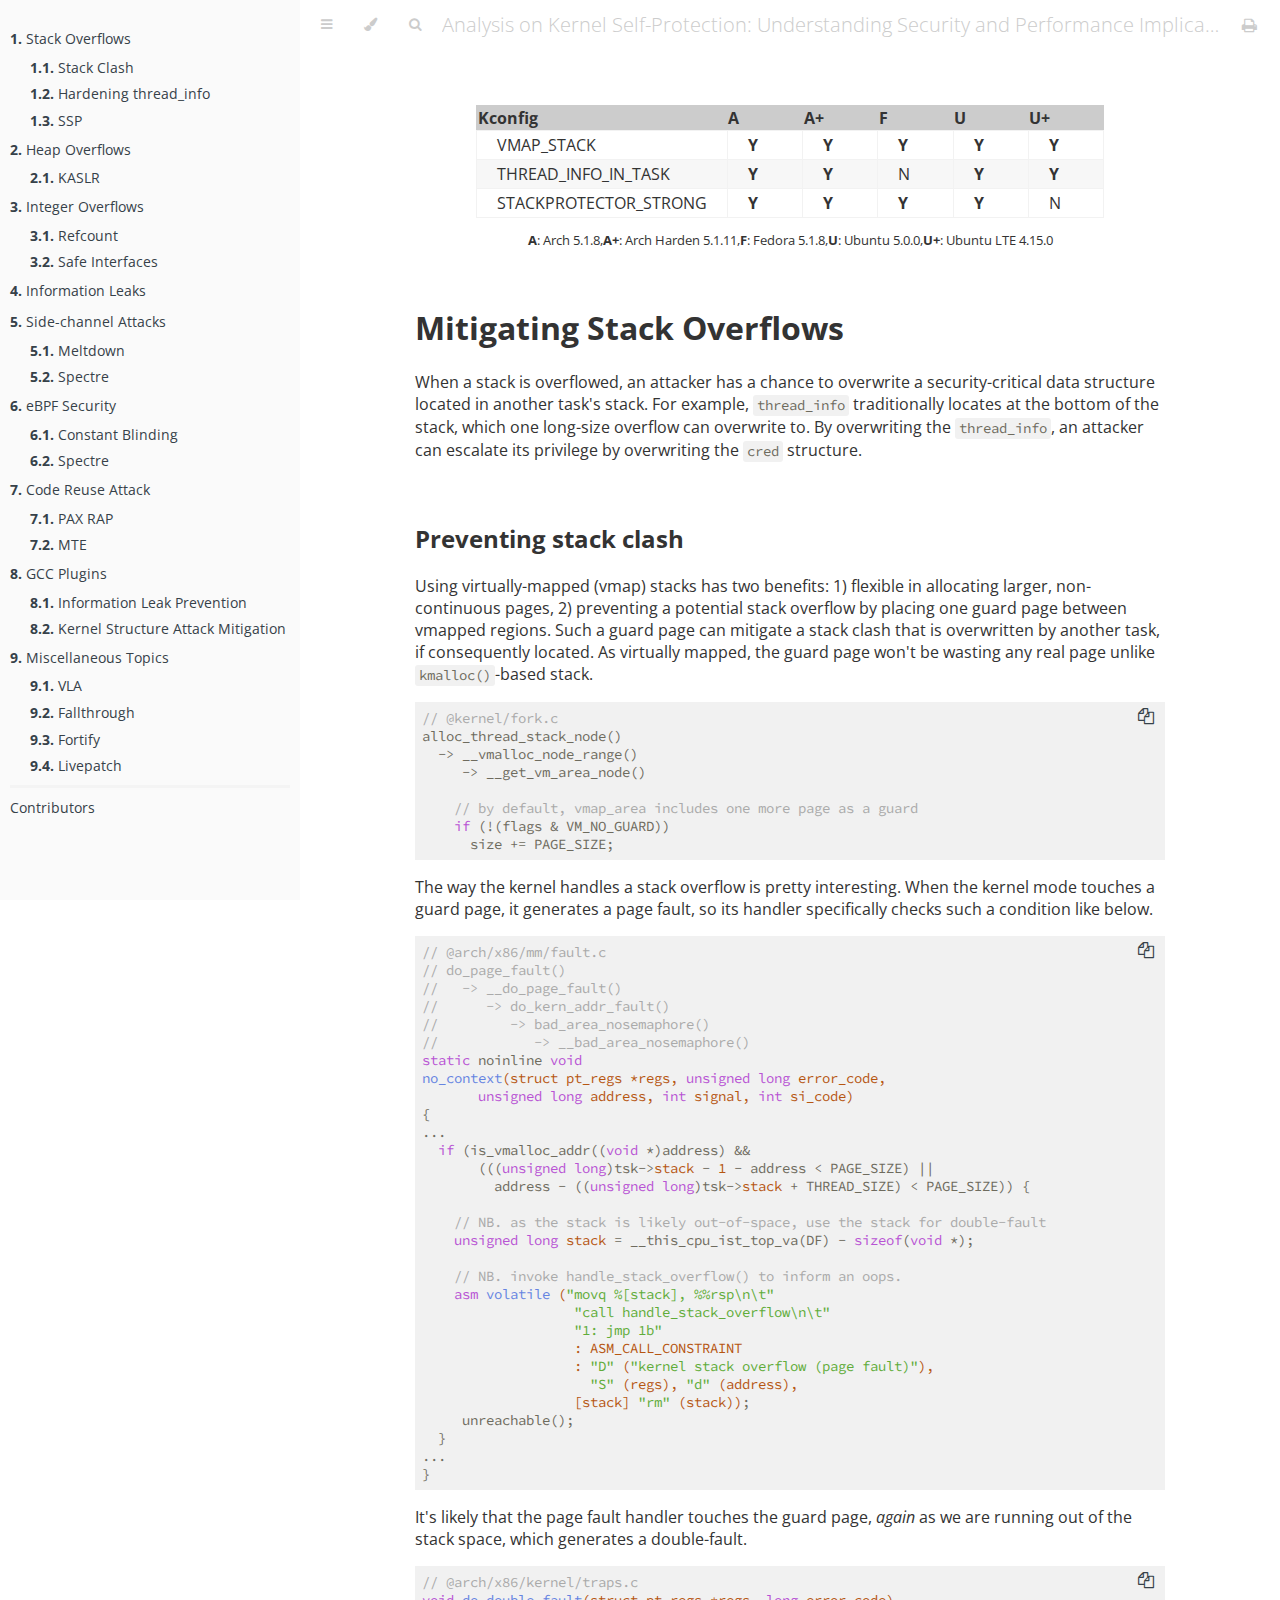
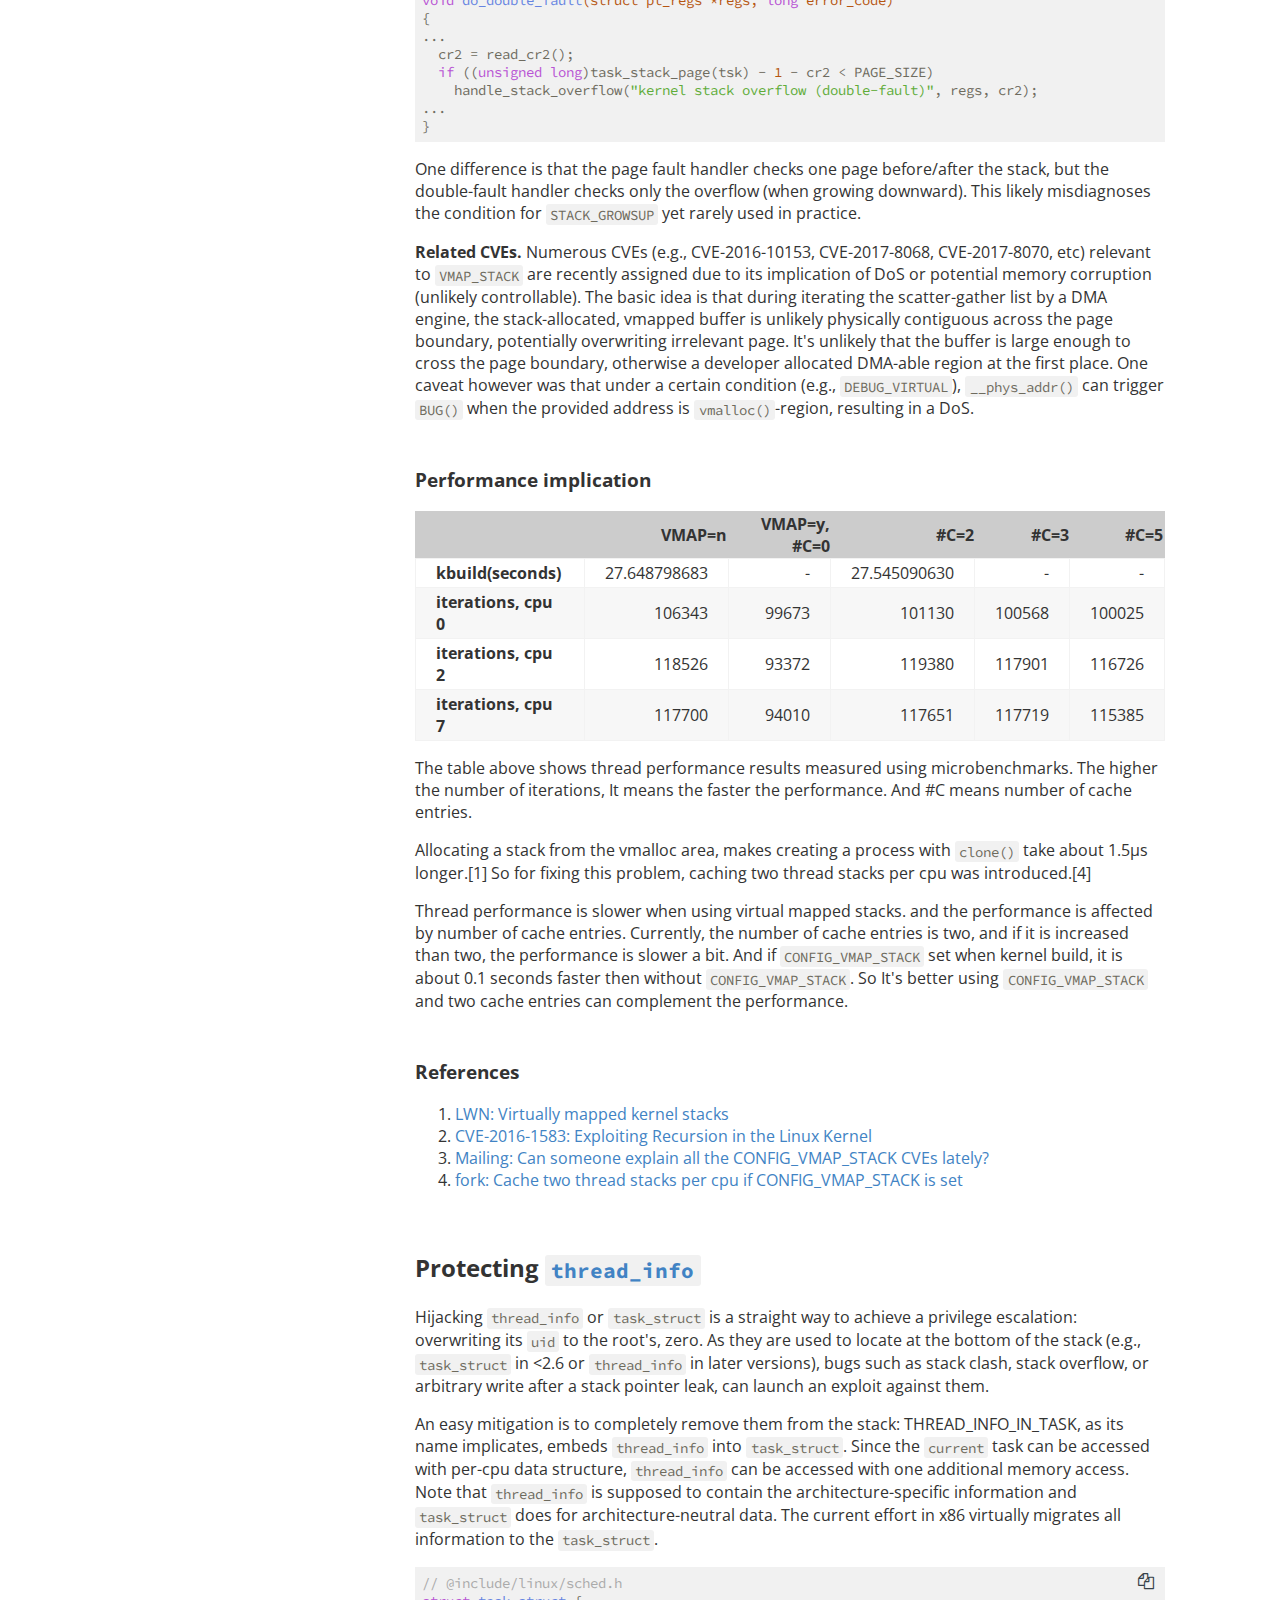
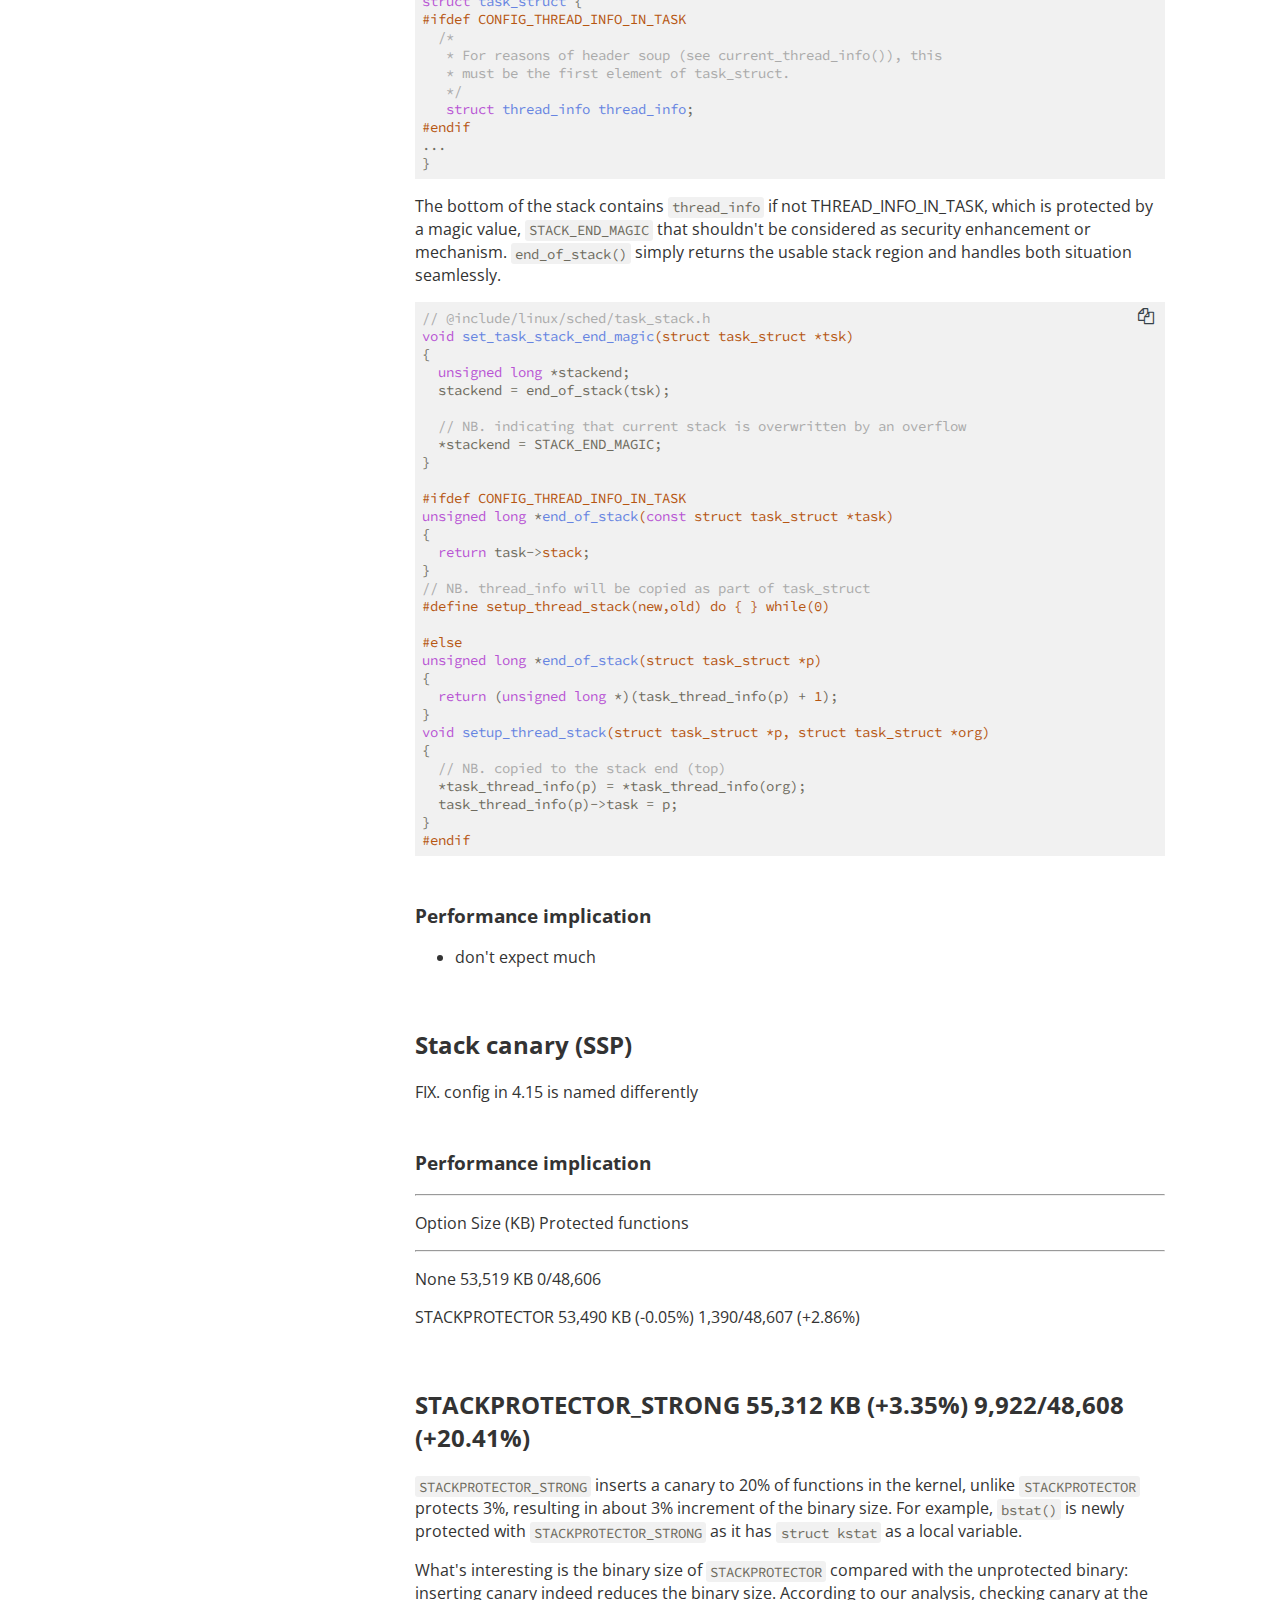
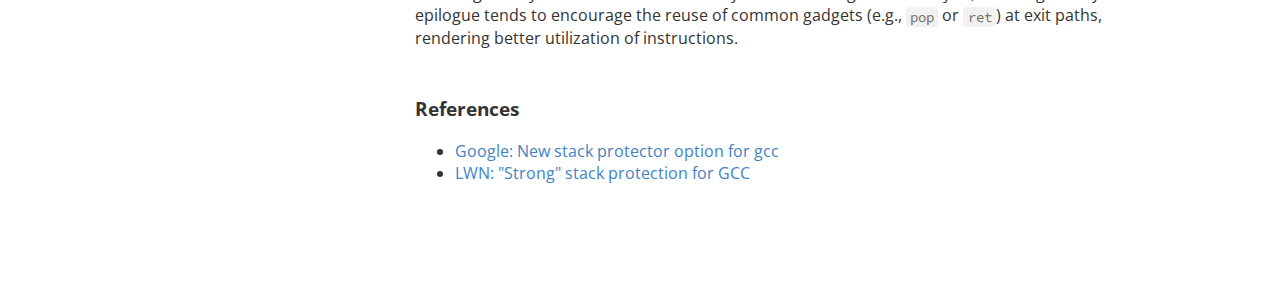
<file: docs/index.html>
<!DOCTYPE HTML>
<html lang="en" class="sidebar-visible no-js">
    <head>
        <!-- Book generated using mdBook -->
        <meta charset="UTF-8">
        <title>Mitigating Stack Overflows - Analysis on Kernel Self-Protection: Understanding Security and Performance Implication</title>
        

        <meta content="text/html; charset=utf-8" http-equiv="Content-Type">
        <meta name="description" content="">
        <meta name="viewport" content="width=device-width, initial-scale=1">
        <meta name="theme-color" content="#ffffff" />

        <link rel="shortcut icon" href="favicon.png">
        <link rel="stylesheet" href="css/variables.css">
        <link rel="stylesheet" href="css/general.css">
        <link rel="stylesheet" href="css/chrome.css">
        <link rel="stylesheet" href="css/print.css" media="print">

        <!-- Fonts -->
        <link rel="stylesheet" href="FontAwesome/css/font-awesome.css">
        <link href="https://fonts.googleapis.com/css?family=Open+Sans:300italic,400italic,600italic,700italic,800italic,400,300,600,700,800" rel="stylesheet" type="text/css">
        <link href="https://fonts.googleapis.com/css?family=Source+Code+Pro:500" rel="stylesheet" type="text/css">

        <!-- Highlight.js Stylesheets -->
        <link rel="stylesheet" href="highlight.css">
        <link rel="stylesheet" href="tomorrow-night.css">
        <link rel="stylesheet" href="ayu-highlight.css">

        <!-- Custom theme stylesheets -->
        
        <link rel="stylesheet" href="assets/css/custom.css">
        

        
    </head>
    <body class="light">
        <!-- Provide site root to javascript -->
        <script type="text/javascript">
            var path_to_root = "";
            var default_theme = "light";
        </script>

        <!-- Work around some values being stored in localStorage wrapped in quotes -->
        <script type="text/javascript">
            try {
                var theme = localStorage.getItem('mdbook-theme');
                var sidebar = localStorage.getItem('mdbook-sidebar');

                if (theme.startsWith('"') && theme.endsWith('"')) {
                    localStorage.setItem('mdbook-theme', theme.slice(1, theme.length - 1));
                }

                if (sidebar.startsWith('"') && sidebar.endsWith('"')) {
                    localStorage.setItem('mdbook-sidebar', sidebar.slice(1, sidebar.length - 1));
                }
            } catch (e) { }
        </script>

        <!-- Set the theme before any content is loaded, prevents flash -->
        <script type="text/javascript">
            var theme;
            try { theme = localStorage.getItem('mdbook-theme'); } catch(e) { }
            if (theme === null || theme === undefined) { theme = default_theme; }
            document.body.className = theme;
            document.querySelector('html').className = theme + ' js';
        </script>

        <!-- Hide / unhide sidebar before it is displayed -->
        <script type="text/javascript">
            var html = document.querySelector('html');
            var sidebar = 'hidden';
            if (document.body.clientWidth >= 1080) {
                try { sidebar = localStorage.getItem('mdbook-sidebar'); } catch(e) { }
                sidebar = sidebar || 'visible';
            }
            html.classList.remove('sidebar-visible');
            html.classList.add("sidebar-" + sidebar);
        </script>

        <nav id="sidebar" class="sidebar" aria-label="Table of contents">
            <div class="sidebar-scrollbox">
<div class="sidebar-scrollbox"><ol class="chapter">
<li><a href="stack-ovfl.html"><strong aria-hidden="true">1.&nbsp;</strong>Stack Overflows</a></li>
  <li><ol class="section">
<li><a href="stack-ovfl.html#preventing-stack-clash"><strong aria-hidden="true">1.1.&nbsp;</strong>Stack Clash</a></li>
<li><a href="stack-ovfl.html#protecting-thread_info"><strong aria-hidden="true">1.2.&nbsp;</strong>Hardening thread_info</a></li>
<li><a href="stack-ovfl.html#stack-canary-ssp"><strong aria-hidden="true">1.3.&nbsp;</strong>SSP</a></li>
  </li></ol>
<li><a href="heap-ovfl.html"><strong aria-hidden="true">2.&nbsp;</strong>Heap Overflows</a></li>
  <li><ol class="section">
<li><a href="heap-ovfl.html#kernel-address-space-layout-randomization-kaslr"><strong aria-hidden="true">2.1.&nbsp;</strong>KASLR</a></li>
  </li></ol>
<li><a href="int-ovfl.html"><strong aria-hidden="true">3.&nbsp;</strong>Integer Overflows</a></li>
  <li><ol class="section">
<li><a href="int-ovfl.html#preventing-refcount-overflows"><strong aria-hidden="true">3.1.&nbsp;</strong>Refcount</a></li>
<li><a href="int-ovfl.html#tools-to-prevent-integer-overflows"><strong aria-hidden="true">3.2.&nbsp;</strong>Safe Interfaces</a></li>
  </li></ol>
<li><a href="infoleak.html"><strong aria-hidden="true">4.&nbsp;</strong>Information Leaks</a></li>
<li><a href="side-channel.html"><strong aria-hidden="true">5.&nbsp;</strong>Side-channel Attacks</a></li>
  <li><ol class="section">
<li><a href="side-channel.html#mitigating-kaslr-and-meltdown"><strong aria-hidden="true">5.1.&nbsp;</strong>Meltdown</a></li>
<li><a href="side-channel.html#mitigating-spectre"><strong aria-hidden="true">5.2.&nbsp;</strong>Spectre</a></li>
  </li></ol>
<li><a href="bpf.html"><strong aria-hidden="true">6.&nbsp;</strong>eBPF Security</a></li>
  <li><ol class="section">
<li><a href="bpf.html#constant-blinding-in-jit"><strong aria-hidden="true">6.1.&nbsp;</strong>Constant Blinding</a></li>
<li><a href="bpf.html#preventing-spectre"><strong aria-hidden="true">6.2.&nbsp;</strong>Spectre</a></li>
  </li></ol>
<li><a href="rop.html"><strong aria-hidden="true">7.&nbsp;</strong>Code Reuse Attack</a></li>
  <li><ol class="section">
<li><a href="rop.html#pax-reuse-attack-protector-rap"><strong aria-hidden="true">7.1.&nbsp;</strong>PAX RAP</a></li>
<li><a href="rop.html#arm's-memory-tagging-extensions-mte"><strong aria-hidden="true">7.2.&nbsp;</strong>MTE</a></li>
  </li></ol>
<li><a href="compiler.html"><strong aria-hidden="true">8.&nbsp;</strong>GCC Plugins</a></li>
  <li><ol class="section">
<li><a href="compiler.html#preventing-information-leaks"><strong aria-hidden="true">8.1.&nbsp;</strong>Information Leak Prevention</a></li>
<li><a href="compiler.html#randomizing-kernel-data-structures"><strong aria-hidden="true">8.2.&nbsp;</strong>Kernel Structure Attack Mitigation</a></li>
  </li></ol>
<li><a href="misc.html"><strong aria-hidden="true">9.&nbsp;</strong>Miscellaneous Topics</a></li>
  <li><ol class="section">
<li><a href="misc.html#eliminating-variable-length-arrays-vla"><strong aria-hidden="true">9.1.&nbsp;</strong>VLA</a></li>
<li><a href="misc.html#preventing-mistakes-in-switchcase"><strong aria-hidden="true">9.2.&nbsp;</strong>Fallthrough</a></li>
<li><a href="misc.html#fortify"><strong aria-hidden="true">9.3.&nbsp;</strong>Fortify</a></li>
<li><a href="misc.html#livepatch"><strong aria-hidden="true">9.4.&nbsp;</strong>Livepatch</a></li>
  </li></ol>
<li class="spacer"></li><li class="affix">
<a href="authors.html">Contributors</a></li>
</ol></div>
            <div id="sidebar-resize-handle" class="sidebar-resize-handle"></div>
        </nav>

        <div id="page-wrapper" class="page-wrapper">

            <div class="page">
                
                <div id="menu-bar" class="menu-bar">
                    <div id="menu-bar-sticky-container">
                        <div class="left-buttons">
                            <button id="sidebar-toggle" class="icon-button" type="button" title="Toggle Table of Contents" aria-label="Toggle Table of Contents" aria-controls="sidebar">
                                <i class="fa fa-bars"></i>
                            </button>
                            <button id="theme-toggle" class="icon-button" type="button" title="Change theme" aria-label="Change theme" aria-haspopup="true" aria-expanded="false" aria-controls="theme-list">
                                <i class="fa fa-paint-brush"></i>
                            </button>
                            <ul id="theme-list" class="theme-popup" aria-label="Themes" role="menu">
                                <li role="none"><button role="menuitem" class="theme" id="light">Light (default)</button></li>
                                <li role="none"><button role="menuitem" class="theme" id="rust">Rust</button></li>
                                <li role="none"><button role="menuitem" class="theme" id="coal">Coal</button></li>
                                <li role="none"><button role="menuitem" class="theme" id="navy">Navy</button></li>
                                <li role="none"><button role="menuitem" class="theme" id="ayu">Ayu</button></li>
                            </ul>
                            
                            <button id="search-toggle" class="icon-button" type="button" title="Search. (Shortkey: s)" aria-label="Toggle Searchbar" aria-expanded="false" aria-keyshortcuts="S" aria-controls="searchbar">
                                <i class="fa fa-search"></i>
                            </button>
                            
                        </div>

                        <h1 class="menu-title">Analysis on Kernel Self-Protection: Understanding Security and Performance Implication</h1>

                        <div class="right-buttons">
                            <a href="print.html" title="Print this book" aria-label="Print this book">
                                <i id="print-button" class="fa fa-print"></i>
                            </a>
                            
                        </div>
                    </div>
                </div>

                
                <div id="search-wrapper" class="hidden">
                    <form id="searchbar-outer" class="searchbar-outer">
                        <input type="search" name="search" id="searchbar" name="searchbar" placeholder="Search this book ..." aria-controls="searchresults-outer" aria-describedby="searchresults-header">
                    </form>
                    <div id="searchresults-outer" class="searchresults-outer hidden">
                        <div id="searchresults-header" class="searchresults-header"></div>
                        <ul id="searchresults">
                        </ul>
                    </div>
                </div>
                

                <!-- Apply ARIA attributes after the sidebar and the sidebar toggle button are added to the DOM -->
                <script type="text/javascript">
                    document.getElementById('sidebar-toggle').setAttribute('aria-expanded', sidebar === 'visible');
                    document.getElementById('sidebar').setAttribute('aria-hidden', sidebar !== 'visible');
                    Array.from(document.querySelectorAll('#sidebar a')).forEach(function(link) {
                        link.setAttribute('tabIndex', sidebar === 'visible' ? 0 : -1);
                    });
                </script>

                <div id="content" class="content">
                    <main>
                        <p><br/><table></p>
<colgroup>
<col width="40%" />
<col width="12%" />
<col width="12%" />
<col width="12%" />
<col width="12%" />
<col width="12%" />
</colgroup>
<thead>
<tr class="header">
<th align="left">Kconfig</th>
<th align="left">A</th>
<th align="left">A+</th>
<th align="left">F</th>
<th align="left">U</th>
<th align="left">U+</th>
</tr>
</thead>
<tbody>
<tr class="odd">
<td align="left">VMAP_STACK</td>
<td align="left"><b>Y</b></td>
<td align="left"><b>Y</b></td>
<td align="left"><b>Y</b></td>
<td align="left"><b>Y</b></td>
<td align="left"><b>Y</b></td>
</tr>
<tr class="even">
<td align="left">THREAD_INFO_IN_TASK</td>
<td align="left"><b>Y</b></td>
<td align="left"><b>Y</b></td>
<td align="left">N</td>
<td align="left"><b>Y</b></td>
<td align="left"><b>Y</b></td>
</tr>
<tr class="odd">
<td align="left">STACKPROTECTOR_STRONG</td>
<td align="left"><b>Y</b></td>
<td align="left"><b>Y</b></td>
<td align="left"><b>Y</b></td>
<td align="left"><b>Y</b></td>
<td align="left">N</td>
</tr>
</tbody>
</table>
<center>
<small>
<p>
<strong>A</strong>: Arch 5.1.8,<strong>A+</strong>: Arch Harden 5.1.11,<strong>F</strong>: Fedora 5.1.8,<strong>U</strong>: Ubuntu 5.0.0,<strong>U+</strong>: Ubuntu LTE 4.15.0
</p>
</small>
</center>
<br/>
<h1><a class="header" href="#mitigating-stack-overflows" id="mitigating-stack-overflows">Mitigating Stack Overflows</a></h1>
<p>When a stack is overflowed, an attacker has a chance to overwrite a
security-critical data structure located in another task's stack. For
example, <code>thread_info</code> traditionally locates at the bottom of the
stack, which one long-size overflow can overwrite to. By overwriting
the <code>thread_info</code>, an attacker can escalate its privilege by
overwriting the <code>cred</code> structure.</p>
<h2><a class="header" href="#preventing-stack-clash" id="preventing-stack-clash">Preventing stack clash</a></h2>
<p>Using virtually-mapped (vmap) stacks has two benefits: 1) flexible in
allocating larger, non-continuous pages, 2) preventing a potential
stack overflow by placing one guard page between vmapped regions. Such
a guard page can mitigate a stack clash that is overwritten by another task,
if consequently located. As virtually mapped, the guard page
won't be wasting any real page unlike <code>kmalloc()</code>-based stack.</p>
<pre><code class="language-c">// @kernel/fork.c
alloc_thread_stack_node()
  -&gt; __vmalloc_node_range()
     -&gt; __get_vm_area_node()

    // by default, vmap_area includes one more page as a guard
    if (!(flags &amp; VM_NO_GUARD))
      size += PAGE_SIZE;
</code></pre>
<p>The way the kernel handles a stack overflow is pretty
interesting. When the kernel mode touches a guard page, it generates a
page fault, so its handler specifically checks such a condition like below.</p>
<pre><code class="language-c">// @arch/x86/mm/fault.c
// do_page_fault()
//   -&gt; __do_page_fault()
//      -&gt; do_kern_addr_fault()
//         -&gt; bad_area_nosemaphore()
//            -&gt; __bad_area_nosemaphore()
static noinline void
no_context(struct pt_regs *regs, unsigned long error_code,
	   unsigned long address, int signal, int si_code)
{
...
  if (is_vmalloc_addr((void *)address) &amp;&amp;
       (((unsigned long)tsk-&gt;stack - 1 - address &lt; PAGE_SIZE) ||
         address - ((unsigned long)tsk-&gt;stack + THREAD_SIZE) &lt; PAGE_SIZE)) {

    // NB. as the stack is likely out-of-space, use the stack for double-fault
    unsigned long stack = __this_cpu_ist_top_va(DF) - sizeof(void *);

    // NB. invoke handle_stack_overflow() to inform an oops.
    asm volatile (&quot;movq %[stack], %%rsp\n\t&quot;
                   &quot;call handle_stack_overflow\n\t&quot;
                   &quot;1: jmp 1b&quot;
                   : ASM_CALL_CONSTRAINT
                   : &quot;D&quot; (&quot;kernel stack overflow (page fault)&quot;),
                     &quot;S&quot; (regs), &quot;d&quot; (address),
                   [stack] &quot;rm&quot; (stack));
     unreachable();
  }
...
}
</code></pre>
<p>It's likely that the page fault handler touches the guard page,
<em>again</em> as we are running out of the stack space, which generates a
double-fault.</p>
<pre><code class="language-c">// @arch/x86/kernel/traps.c
void do_double_fault(struct pt_regs *regs, long error_code)
{
...
  cr2 = read_cr2();
  if ((unsigned long)task_stack_page(tsk) - 1 - cr2 &lt; PAGE_SIZE)
    handle_stack_overflow(&quot;kernel stack overflow (double-fault)&quot;, regs, cr2);
...
}
</code></pre>
<p>One difference is that the page fault handler checks one page
before/after the stack, but the double-fault handler checks only the
overflow (when growing downward). This likely misdiagnoses the
condition for <code>STACK_GROWSUP</code> yet rarely used in practice.</p>
<p><strong>Related CVEs.</strong> Numerous CVEs (e.g., CVE-2016-10153, CVE-2017-8068,
CVE-2017-8070, etc) relevant to <code>VMAP_STACK</code> are recently assigned due
to its implication of DoS or potential memory corruption (unlikely
controllable). The basic idea is that during iterating the
scatter-gather list by a DMA engine, the stack-allocated, vmapped
buffer is unlikely physically contiguous across the page
boundary, potentially overwriting irrelevant page. It's unlikely that
the buffer is large enough to cross the page boundary, otherwise
a developer allocated DMA-able region at the first place. One caveat
however was that under a certain condition
(e.g., <code>DEBUG_VIRTUAL</code>), <code>__phys_addr()</code> can trigger <code>BUG()</code>
when the provided address is <code>vmalloc()</code>-region, resulting in a DoS.</p>
<h3><a class="header" href="#performance-implication" id="performance-implication">Performance implication</a></h3>
<table><thead><tr><th align="left"></th><th align="right">VMAP=n</th><th align="right">VMAP=y, #C=0</th><th align="right">#C=2</th><th align="right">#C=3</th><th align="right">#C=5</th></tr></thead><tbody>
<tr><td align="left"><strong>kbuild(seconds)</strong></td><td align="right">27.648798683</td><td align="right">-</td><td align="right">27.545090630</td><td align="right">-</td><td align="right">-</td></tr>
<tr><td align="left"><strong>iterations, cpu 0</strong></td><td align="right">106343</td><td align="right">99673</td><td align="right">101130</td><td align="right">100568</td><td align="right">100025</td></tr>
<tr><td align="left"><strong>iterations, cpu 2</strong></td><td align="right">118526</td><td align="right">93372</td><td align="right">119380</td><td align="right">117901</td><td align="right">116726</td></tr>
<tr><td align="left"><strong>iterations, cpu 7</strong></td><td align="right">117700</td><td align="right">94010</td><td align="right">117651</td><td align="right">117719</td><td align="right">115385</td></tr>
</tbody></table>
<p>The table above shows thread performance results measured using microbenchmarks.
The higher the number of iterations, It means the faster the performance.
And #C means number of cache entries.</p>
<p>Allocating a stack from the vmalloc area, makes creating a process
with <code>clone()</code> take about 1.5µs longer.[1] So for fixing this problem,
caching two thread stacks per cpu was introduced.[4]</p>
<p>Thread performance is slower when using virtual mapped stacks.
and the performance is affected by number of cache entries.
Currently, the number of cache entries is two, and if it is increased than two,
the performance is slower a bit. And if <code>CONFIG_VMAP_STACK</code> set when kernel build,
it is about 0.1 seconds faster then without <code>CONFIG_VMAP_STACK</code>.
So It's better using <code>CONFIG_VMAP_STACK</code> and two cache entries can complement
the performance.</p>
<h3><a class="header" href="#references" id="references">References</a></h3>
<ol>
<li><a href="https://lwn.net/Articles/692208/">LWN: Virtually mapped kernel stacks</a></li>
<li><a href="https://googleprojectzero.blogspot.com/2016/06/exploiting-recursion-in-linux-kernel_20.html">CVE-2016-1583: Exploiting Recursion in the Linux Kernel</a></li>
<li><a href="https://lwn.net/Articles/726593/">Mailing: Can someone explain all the CONFIG_VMAP_STACK CVEs lately?</a></li>
<li><a href="https://patchwork.kernel.org/patch/9199707/">fork: Cache two thread stacks per cpu if CONFIG_VMAP_STACK is set</a></li>
</ol>
<h2><a class="header" href="#protecting-thread_info" id="protecting-thread_info">Protecting <code>thread_info</code></a></h2>
<p>Hijacking <code>thread_info</code> or <code>task_struct</code> is a straight way to achieve
a privilege escalation: overwriting its <code>uid</code> to the root's, zero. As
they are used to locate at the bottom of the stack (e.g.,
<code>task_struct</code> in &lt;2.6 or <code>thread_info</code> in later versions), bugs such
as stack clash, stack overflow, or arbitrary write after a stack
pointer leak, can launch an exploit against them.</p>
<p>An easy mitigation is to completely remove them from the stack:
THREAD_INFO_IN_TASK, as its name implicates, embeds <code>thread_info</code> into
<code>task_struct</code>. Since the <code>current</code> task can be accessed with per-cpu
data structure, <code>thread_info</code> can be accessed with one additional
memory access. Note that <code>thread_info</code> is supposed to contain the
architecture-specific information and <code>task_struct</code> does for
architecture-neutral data. The current effort in x86 virtually
migrates all information to the <code>task_struct</code>.</p>
<pre><code class="language-c">// @include/linux/sched.h
struct task_struct {
#ifdef CONFIG_THREAD_INFO_IN_TASK
  /*
   * For reasons of header soup (see current_thread_info()), this
   * must be the first element of task_struct.
   */
   struct thread_info thread_info;
#endif
...
}
</code></pre>
<p>The bottom of the stack contains <code>thread_info</code> if not
THREAD_INFO_IN_TASK, which is protected by a magic value,
<code>STACK_END_MAGIC</code> that shouldn't be considered as security enhancement
or mechanism. <code>end_of_stack()</code> simply returns the usable stack region
and handles both situation seamlessly.</p>
<pre><code class="language-c">// @include/linux/sched/task_stack.h
void set_task_stack_end_magic(struct task_struct *tsk)
{
  unsigned long *stackend;
  stackend = end_of_stack(tsk);

  // NB. indicating that current stack is overwritten by an overflow
  *stackend = STACK_END_MAGIC;
}

#ifdef CONFIG_THREAD_INFO_IN_TASK
unsigned long *end_of_stack(const struct task_struct *task)
{
  return task-&gt;stack;
}
// NB. thread_info will be copied as part of task_struct
#define setup_thread_stack(new,old) do { } while(0)

#else
unsigned long *end_of_stack(struct task_struct *p)
{
  return (unsigned long *)(task_thread_info(p) + 1);
}
void setup_thread_stack(struct task_struct *p, struct task_struct *org)
{
  // NB. copied to the stack end (top)
  *task_thread_info(p) = *task_thread_info(org);
  task_thread_info(p)-&gt;task = p;
}
#endif
</code></pre>
<h3><a class="header" href="#performance-implication-1" id="performance-implication-1">Performance implication</a></h3>
<ul>
<li>don't expect much</li>
</ul>
<h2><a class="header" href="#stack-canary-ssp" id="stack-canary-ssp">Stack canary (SSP)</a></h2>
<p>FIX. config in 4.15 is named differently</p>
<h3><a class="header" href="#performance-implication-2" id="performance-implication-2">Performance implication</a></h3>
<hr />
<p>Option                   Size (KB)               Protected functions</p>
<hr />
<p>None                     53,519 KB                          0/48,606</p>
<p>STACKPROTECTOR           53,490 KB    (-0.05%)          1,390/48,607    (+2.86%)</p>
<h2><a class="header" href="#stackprotector_strong----55312-kb----335----------992248608---2041" id="stackprotector_strong----55312-kb----335----------992248608---2041">STACKPROTECTOR_STRONG    55,312 KB    (+3.35%)          9,922/48,608   (+20.41%)</a></h2>
<p><code>STACKPROTECTOR_STRONG</code> inserts a canary to 20% of functions in the
kernel, unlike <code>STACKPROTECTOR</code> protects 3%, resulting in about 3%
increment of the binary size. For example, <code>bstat()</code> is newly
protected with <code>STACKPROTECTOR_STRONG</code> as it has <code>struct kstat</code> as a
local variable.</p>
<p>What's interesting is the binary size of <code>STACKPROTECTOR</code> compared
with the unprotected binary: inserting canary indeed reduces the
binary size. According to our analysis, checking canary at the
epilogue tends to encourage the reuse of common gadgets (e.g., <code>pop</code> or
<code>ret</code>) at exit paths, rendering better utilization of instructions.</p>
<h3><a class="header" href="#references-1" id="references-1">References</a></h3>
<ul>
<li><a href="https://docs.google.com/document/d/1xXBH6rRZue4f296vGt9YQcuLVQHeE516stHwt8M9xyU/edit">Google: New stack protector option for gcc</a></li>
<li><a href="https://lwn.net/Articles/584225/">LWN: &quot;Strong&quot; stack protection for GCC</a></li>
</ul>

                    </main>

                    <nav class="nav-wrapper" aria-label="Page navigation">
                        <!-- Mobile navigation buttons -->
                        

                        

                        <div style="clear: both"></div>
                    </nav>
                </div>
            </div>

            <nav class="nav-wide-wrapper" aria-label="Page navigation">
                

                
            </nav>

        </div>

        

        

        

        
        <script src="elasticlunr.min.js" type="text/javascript" charset="utf-8"></script>
        <script src="mark.min.js" type="text/javascript" charset="utf-8"></script>
        <script src="searcher.js" type="text/javascript" charset="utf-8"></script>
        

        <script src="clipboard.min.js" type="text/javascript" charset="utf-8"></script>
        <script src="highlight.js" type="text/javascript" charset="utf-8"></script>
        <script src="book.js" type="text/javascript" charset="utf-8"></script>

        <!-- Custom JS scripts -->
        
        <script type="text/javascript" src="assets/js/custom.js"></script>
        

        

    </body>
</html>
</file>
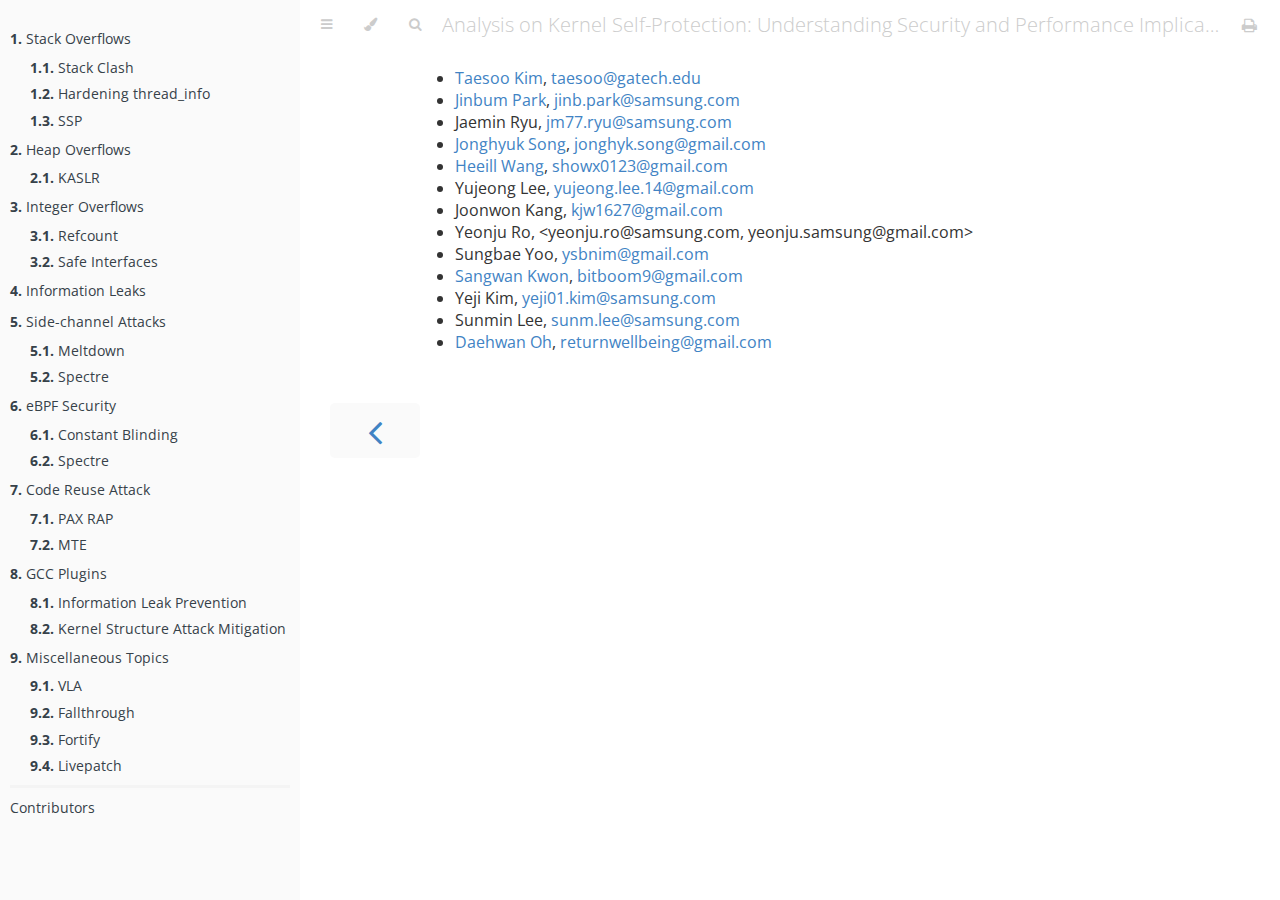
<file: docs/authors.html>
<!DOCTYPE HTML>
<html lang="en" class="sidebar-visible no-js">
    <head>
        <!-- Book generated using mdBook -->
        <meta charset="UTF-8">
        <title>Contributors - Analysis on Kernel Self-Protection: Understanding Security and Performance Implication</title>
        

        <meta content="text/html; charset=utf-8" http-equiv="Content-Type">
        <meta name="description" content="">
        <meta name="viewport" content="width=device-width, initial-scale=1">
        <meta name="theme-color" content="#ffffff" />

        <link rel="shortcut icon" href="favicon.png">
        <link rel="stylesheet" href="css/variables.css">
        <link rel="stylesheet" href="css/general.css">
        <link rel="stylesheet" href="css/chrome.css">
        <link rel="stylesheet" href="css/print.css" media="print">

        <!-- Fonts -->
        <link rel="stylesheet" href="FontAwesome/css/font-awesome.css">
        <link href="https://fonts.googleapis.com/css?family=Open+Sans:300italic,400italic,600italic,700italic,800italic,400,300,600,700,800" rel="stylesheet" type="text/css">
        <link href="https://fonts.googleapis.com/css?family=Source+Code+Pro:500" rel="stylesheet" type="text/css">

        <!-- Highlight.js Stylesheets -->
        <link rel="stylesheet" href="highlight.css">
        <link rel="stylesheet" href="tomorrow-night.css">
        <link rel="stylesheet" href="ayu-highlight.css">

        <!-- Custom theme stylesheets -->
        
        <link rel="stylesheet" href="assets/css/custom.css">
        

        
    </head>
    <body class="light">
        <!-- Provide site root to javascript -->
        <script type="text/javascript">
            var path_to_root = "";
            var default_theme = "light";
        </script>

        <!-- Work around some values being stored in localStorage wrapped in quotes -->
        <script type="text/javascript">
            try {
                var theme = localStorage.getItem('mdbook-theme');
                var sidebar = localStorage.getItem('mdbook-sidebar');

                if (theme.startsWith('"') && theme.endsWith('"')) {
                    localStorage.setItem('mdbook-theme', theme.slice(1, theme.length - 1));
                }

                if (sidebar.startsWith('"') && sidebar.endsWith('"')) {
                    localStorage.setItem('mdbook-sidebar', sidebar.slice(1, sidebar.length - 1));
                }
            } catch (e) { }
        </script>

        <!-- Set the theme before any content is loaded, prevents flash -->
        <script type="text/javascript">
            var theme;
            try { theme = localStorage.getItem('mdbook-theme'); } catch(e) { }
            if (theme === null || theme === undefined) { theme = default_theme; }
            document.body.className = theme;
            document.querySelector('html').className = theme + ' js';
        </script>

        <!-- Hide / unhide sidebar before it is displayed -->
        <script type="text/javascript">
            var html = document.querySelector('html');
            var sidebar = 'hidden';
            if (document.body.clientWidth >= 1080) {
                try { sidebar = localStorage.getItem('mdbook-sidebar'); } catch(e) { }
                sidebar = sidebar || 'visible';
            }
            html.classList.remove('sidebar-visible');
            html.classList.add("sidebar-" + sidebar);
        </script>

        <nav id="sidebar" class="sidebar" aria-label="Table of contents">
            <div class="sidebar-scrollbox">
<div class="sidebar-scrollbox"><ol class="chapter">
<li><a href="stack-ovfl.html"><strong aria-hidden="true">1.&nbsp;</strong>Stack Overflows</a></li>
  <li><ol class="section">
<li><a href="stack-ovfl.html#preventing-stack-clash"><strong aria-hidden="true">1.1.&nbsp;</strong>Stack Clash</a></li>
<li><a href="stack-ovfl.html#protecting-thread_info"><strong aria-hidden="true">1.2.&nbsp;</strong>Hardening thread_info</a></li>
<li><a href="stack-ovfl.html#stack-canary-ssp"><strong aria-hidden="true">1.3.&nbsp;</strong>SSP</a></li>
  </li></ol>
<li><a href="heap-ovfl.html"><strong aria-hidden="true">2.&nbsp;</strong>Heap Overflows</a></li>
  <li><ol class="section">
<li><a href="heap-ovfl.html#kernel-address-space-layout-randomization-kaslr"><strong aria-hidden="true">2.1.&nbsp;</strong>KASLR</a></li>
  </li></ol>
<li><a href="int-ovfl.html"><strong aria-hidden="true">3.&nbsp;</strong>Integer Overflows</a></li>
  <li><ol class="section">
<li><a href="int-ovfl.html#preventing-refcount-overflows"><strong aria-hidden="true">3.1.&nbsp;</strong>Refcount</a></li>
<li><a href="int-ovfl.html#tools-to-prevent-integer-overflows"><strong aria-hidden="true">3.2.&nbsp;</strong>Safe Interfaces</a></li>
  </li></ol>
<li><a href="infoleak.html"><strong aria-hidden="true">4.&nbsp;</strong>Information Leaks</a></li>
<li><a href="side-channel.html"><strong aria-hidden="true">5.&nbsp;</strong>Side-channel Attacks</a></li>
  <li><ol class="section">
<li><a href="side-channel.html#mitigating-kaslr-and-meltdown"><strong aria-hidden="true">5.1.&nbsp;</strong>Meltdown</a></li>
<li><a href="side-channel.html#mitigating-spectre"><strong aria-hidden="true">5.2.&nbsp;</strong>Spectre</a></li>
  </li></ol>
<li><a href="bpf.html"><strong aria-hidden="true">6.&nbsp;</strong>eBPF Security</a></li>
  <li><ol class="section">
<li><a href="bpf.html#constant-blinding-in-jit"><strong aria-hidden="true">6.1.&nbsp;</strong>Constant Blinding</a></li>
<li><a href="bpf.html#preventing-spectre"><strong aria-hidden="true">6.2.&nbsp;</strong>Spectre</a></li>
  </li></ol>
<li><a href="rop.html"><strong aria-hidden="true">7.&nbsp;</strong>Code Reuse Attack</a></li>
  <li><ol class="section">
<li><a href="rop.html#pax-reuse-attack-protector-rap"><strong aria-hidden="true">7.1.&nbsp;</strong>PAX RAP</a></li>
<li><a href="rop.html#arm's-memory-tagging-extensions-mte"><strong aria-hidden="true">7.2.&nbsp;</strong>MTE</a></li>
  </li></ol>
<li><a href="compiler.html"><strong aria-hidden="true">8.&nbsp;</strong>GCC Plugins</a></li>
  <li><ol class="section">
<li><a href="compiler.html#preventing-information-leaks"><strong aria-hidden="true">8.1.&nbsp;</strong>Information Leak Prevention</a></li>
<li><a href="compiler.html#randomizing-kernel-data-structures"><strong aria-hidden="true">8.2.&nbsp;</strong>Kernel Structure Attack Mitigation</a></li>
  </li></ol>
<li><a href="misc.html"><strong aria-hidden="true">9.&nbsp;</strong>Miscellaneous Topics</a></li>
  <li><ol class="section">
<li><a href="misc.html#eliminating-variable-length-arrays-vla"><strong aria-hidden="true">9.1.&nbsp;</strong>VLA</a></li>
<li><a href="misc.html#preventing-mistakes-in-switchcase"><strong aria-hidden="true">9.2.&nbsp;</strong>Fallthrough</a></li>
<li><a href="misc.html#fortify"><strong aria-hidden="true">9.3.&nbsp;</strong>Fortify</a></li>
<li><a href="misc.html#livepatch"><strong aria-hidden="true">9.4.&nbsp;</strong>Livepatch</a></li>
  </li></ol>
<li class="spacer"></li><li class="affix">
<a href="authors.html">Contributors</a></li>
</ol></div>
            <div id="sidebar-resize-handle" class="sidebar-resize-handle"></div>
        </nav>

        <div id="page-wrapper" class="page-wrapper">

            <div class="page">
                
                <div id="menu-bar" class="menu-bar">
                    <div id="menu-bar-sticky-container">
                        <div class="left-buttons">
                            <button id="sidebar-toggle" class="icon-button" type="button" title="Toggle Table of Contents" aria-label="Toggle Table of Contents" aria-controls="sidebar">
                                <i class="fa fa-bars"></i>
                            </button>
                            <button id="theme-toggle" class="icon-button" type="button" title="Change theme" aria-label="Change theme" aria-haspopup="true" aria-expanded="false" aria-controls="theme-list">
                                <i class="fa fa-paint-brush"></i>
                            </button>
                            <ul id="theme-list" class="theme-popup" aria-label="Themes" role="menu">
                                <li role="none"><button role="menuitem" class="theme" id="light">Light (default)</button></li>
                                <li role="none"><button role="menuitem" class="theme" id="rust">Rust</button></li>
                                <li role="none"><button role="menuitem" class="theme" id="coal">Coal</button></li>
                                <li role="none"><button role="menuitem" class="theme" id="navy">Navy</button></li>
                                <li role="none"><button role="menuitem" class="theme" id="ayu">Ayu</button></li>
                            </ul>
                            
                            <button id="search-toggle" class="icon-button" type="button" title="Search. (Shortkey: s)" aria-label="Toggle Searchbar" aria-expanded="false" aria-keyshortcuts="S" aria-controls="searchbar">
                                <i class="fa fa-search"></i>
                            </button>
                            
                        </div>

                        <h1 class="menu-title">Analysis on Kernel Self-Protection: Understanding Security and Performance Implication</h1>

                        <div class="right-buttons">
                            <a href="print.html" title="Print this book" aria-label="Print this book">
                                <i id="print-button" class="fa fa-print"></i>
                            </a>
                            
                        </div>
                    </div>
                </div>

                
                <div id="search-wrapper" class="hidden">
                    <form id="searchbar-outer" class="searchbar-outer">
                        <input type="search" name="search" id="searchbar" name="searchbar" placeholder="Search this book ..." aria-controls="searchresults-outer" aria-describedby="searchresults-header">
                    </form>
                    <div id="searchresults-outer" class="searchresults-outer hidden">
                        <div id="searchresults-header" class="searchresults-header"></div>
                        <ul id="searchresults">
                        </ul>
                    </div>
                </div>
                

                <!-- Apply ARIA attributes after the sidebar and the sidebar toggle button are added to the DOM -->
                <script type="text/javascript">
                    document.getElementById('sidebar-toggle').setAttribute('aria-expanded', sidebar === 'visible');
                    document.getElementById('sidebar').setAttribute('aria-hidden', sidebar !== 'visible');
                    Array.from(document.querySelectorAll('#sidebar a')).forEach(function(link) {
                        link.setAttribute('tabIndex', sidebar === 'visible' ? 0 : -1);
                    });
                </script>

                <div id="content" class="content">
                    <main>
                        <ul>
<li><a href="https://taesoo.kim">Taesoo Kim</a>, <a href="mailto:taesoo@gatech.edu">taesoo@gatech.edu</a></li>
<li><a href="https://jinb-park.github.io">Jinbum Park</a>, <a href="mailto:jinb.park@samsung.com">jinb.park@samsung.com</a></li>
<li>Jaemin Ryu, <a href="mailto:jm77.ryu@samsung.com">jm77.ryu@samsung.com</a></li>
<li><a href="https://freest4r.github.io">Jonghyuk Song</a>, <a href="mailto:jonghyk.song@gmail.com">jonghyk.song@gmail.com</a></li>
<li><a href="https://www.linkedin.com/in/heeill395519173">Heeill Wang</a>, <a href="mailto:showx0123@gmail.com">showx0123@gmail.com</a></li>
<li>Yujeong Lee, <a href="mailto:yujeong.lee.14@gmail.com">yujeong.lee.14@gmail.com</a></li>
<li>Joonwon Kang, <a href="mailto:kjw1627@gmail.com">kjw1627@gmail.com</a></li>
<li>Yeonju Ro, &lt;yeonju.ro@samsung.com, yeonju.samsung@gmail.com&gt;</li>
<li>Sungbae Yoo, <a href="mailto:ysbnim@gmail.com">ysbnim@gmail.com</a></li>
<li><a href="https://sangwan.dev">Sangwan Kwon</a>, <a href="mailto:bitboom9@gmail.com">bitboom9@gmail.com</a></li>
<li>Yeji Kim, <a href="mailto:yeji01.kim@samsung.com">yeji01.kim@samsung.com</a></li>
<li>Sunmin Lee, <a href="mailto:sunm.lee@samsung.com">sunm.lee@samsung.com</a></li>
<li><a href="https://www.linkedin.com/in/daehwan-oh-1004b1144/">Daehwan Oh</a>, <a href="mailto:returnwellbeing@gmail.com">returnwellbeing@gmail.com</a></li>
</ul>

                    </main>

                    <nav class="nav-wrapper" aria-label="Page navigation">
                        <!-- Mobile navigation buttons -->
                        
                            <a rel="prev" href="misc.html" class="mobile-nav-chapters previous" title="Previous chapter" aria-label="Previous chapter" aria-keyshortcuts="Left">
                                <i class="fa fa-angle-left"></i>
                            </a>
                        

                        

                        <div style="clear: both"></div>
                    </nav>
                </div>
            </div>

            <nav class="nav-wide-wrapper" aria-label="Page navigation">
                
                    <a href="misc.html" class="nav-chapters previous" title="Previous chapter" aria-label="Previous chapter" aria-keyshortcuts="Left">
                        <i class="fa fa-angle-left"></i>
                    </a>
                

                
            </nav>

        </div>

        

        

        

        
        <script src="elasticlunr.min.js" type="text/javascript" charset="utf-8"></script>
        <script src="mark.min.js" type="text/javascript" charset="utf-8"></script>
        <script src="searcher.js" type="text/javascript" charset="utf-8"></script>
        

        <script src="clipboard.min.js" type="text/javascript" charset="utf-8"></script>
        <script src="highlight.js" type="text/javascript" charset="utf-8"></script>
        <script src="book.js" type="text/javascript" charset="utf-8"></script>

        <!-- Custom JS scripts -->
        
        <script type="text/javascript" src="assets/js/custom.js"></script>
        

        

    </body>
</html>
</file>
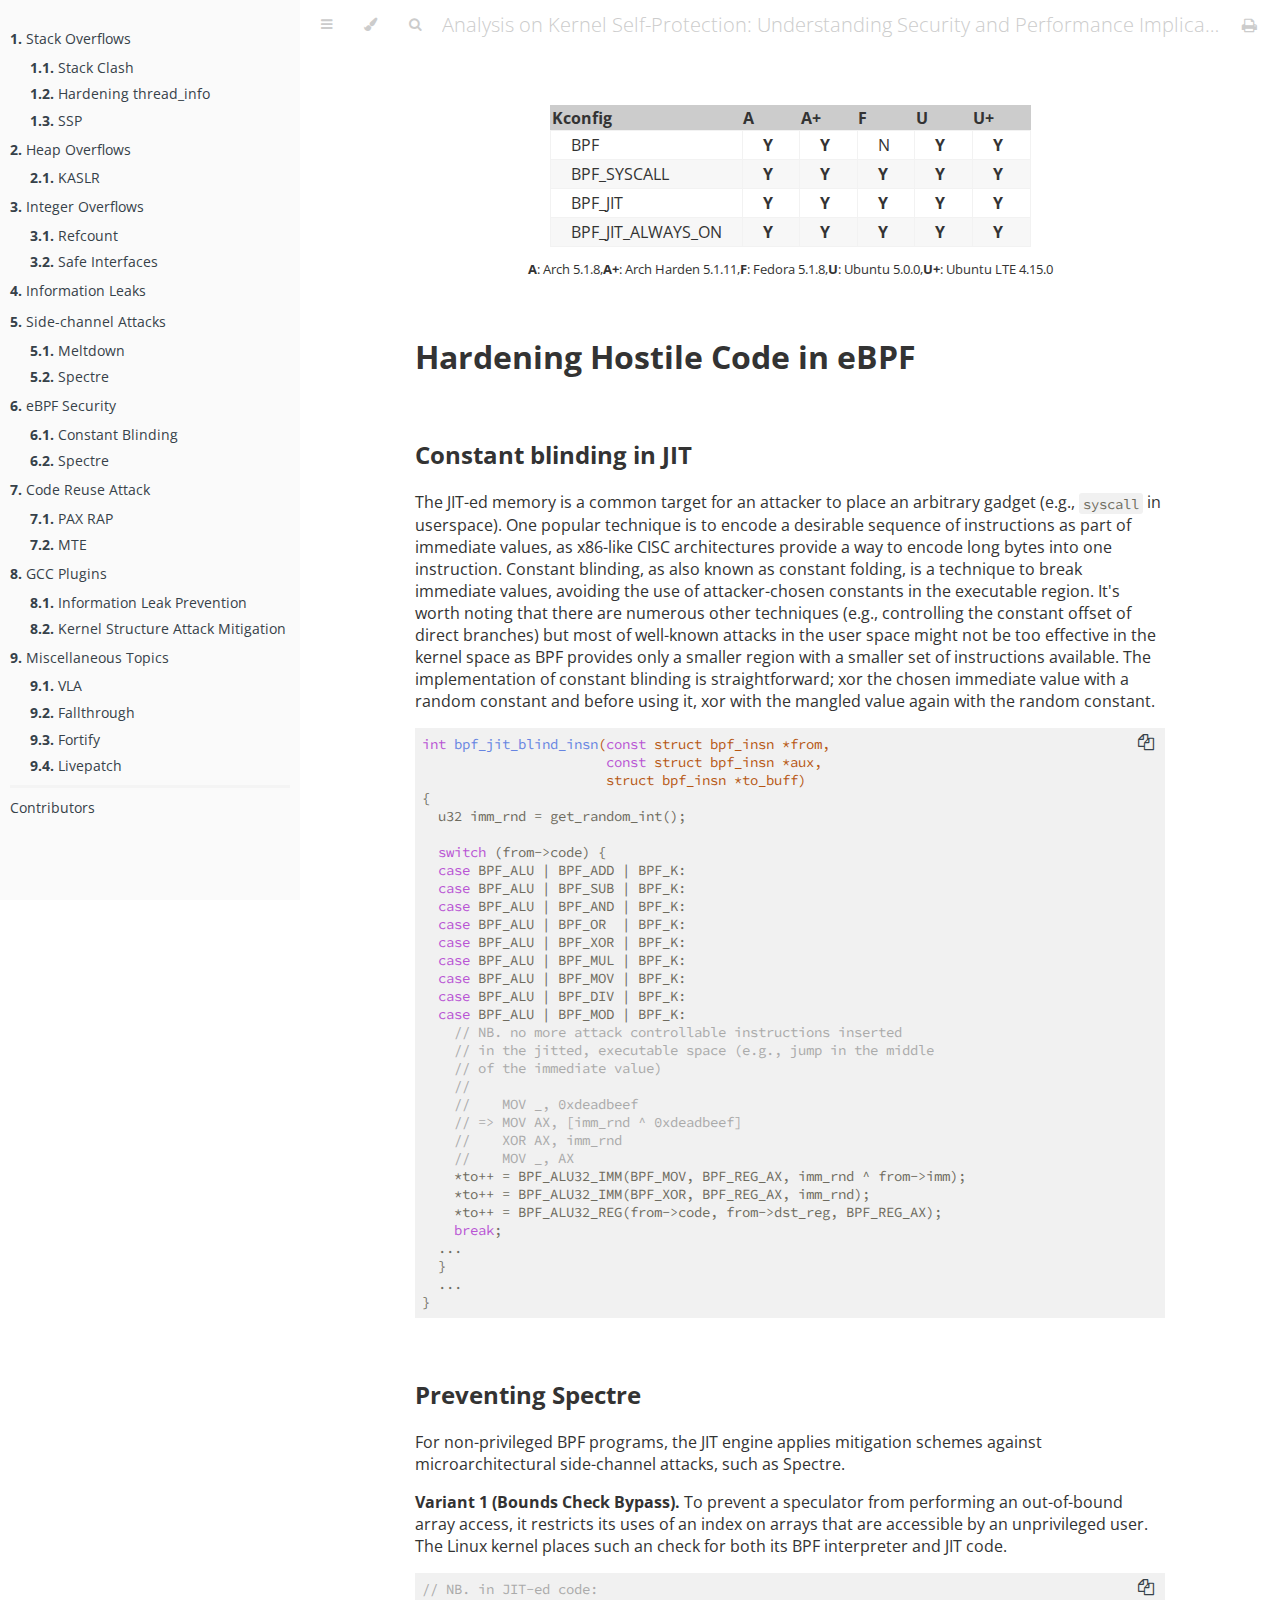
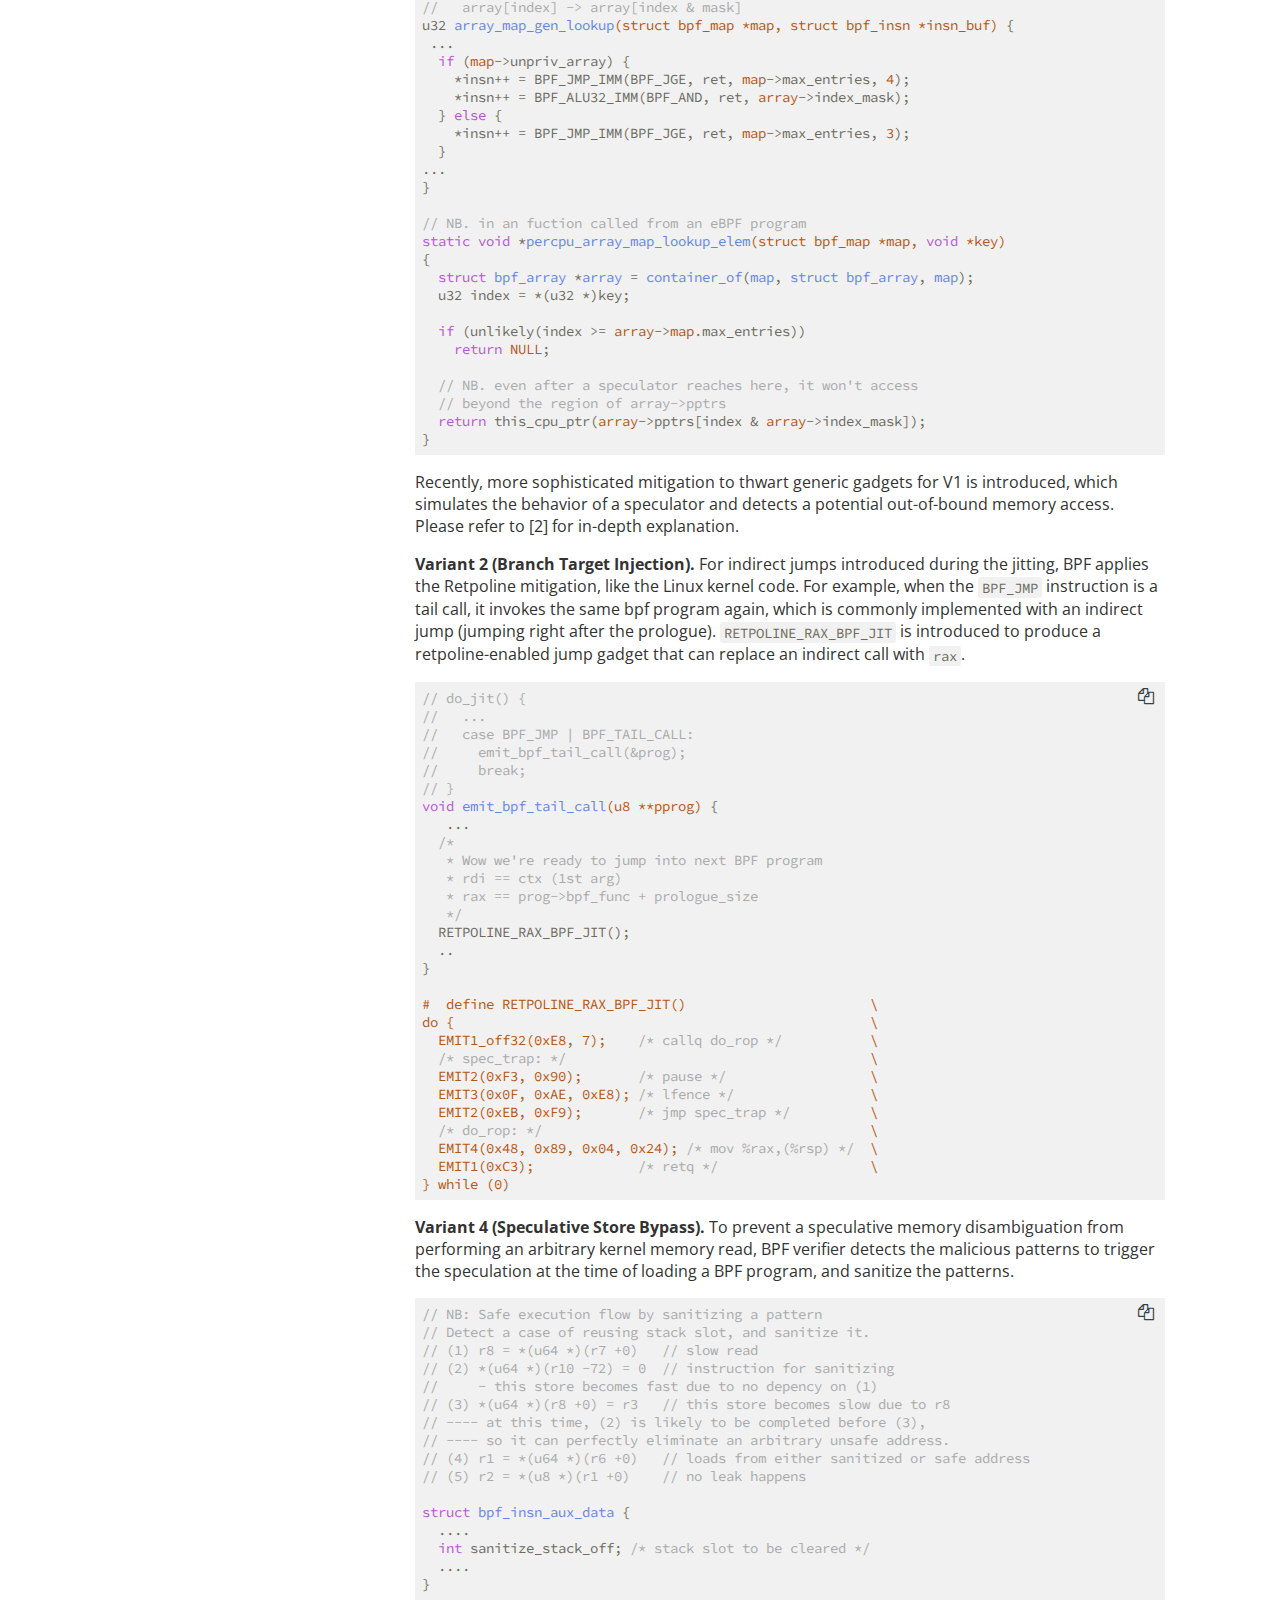
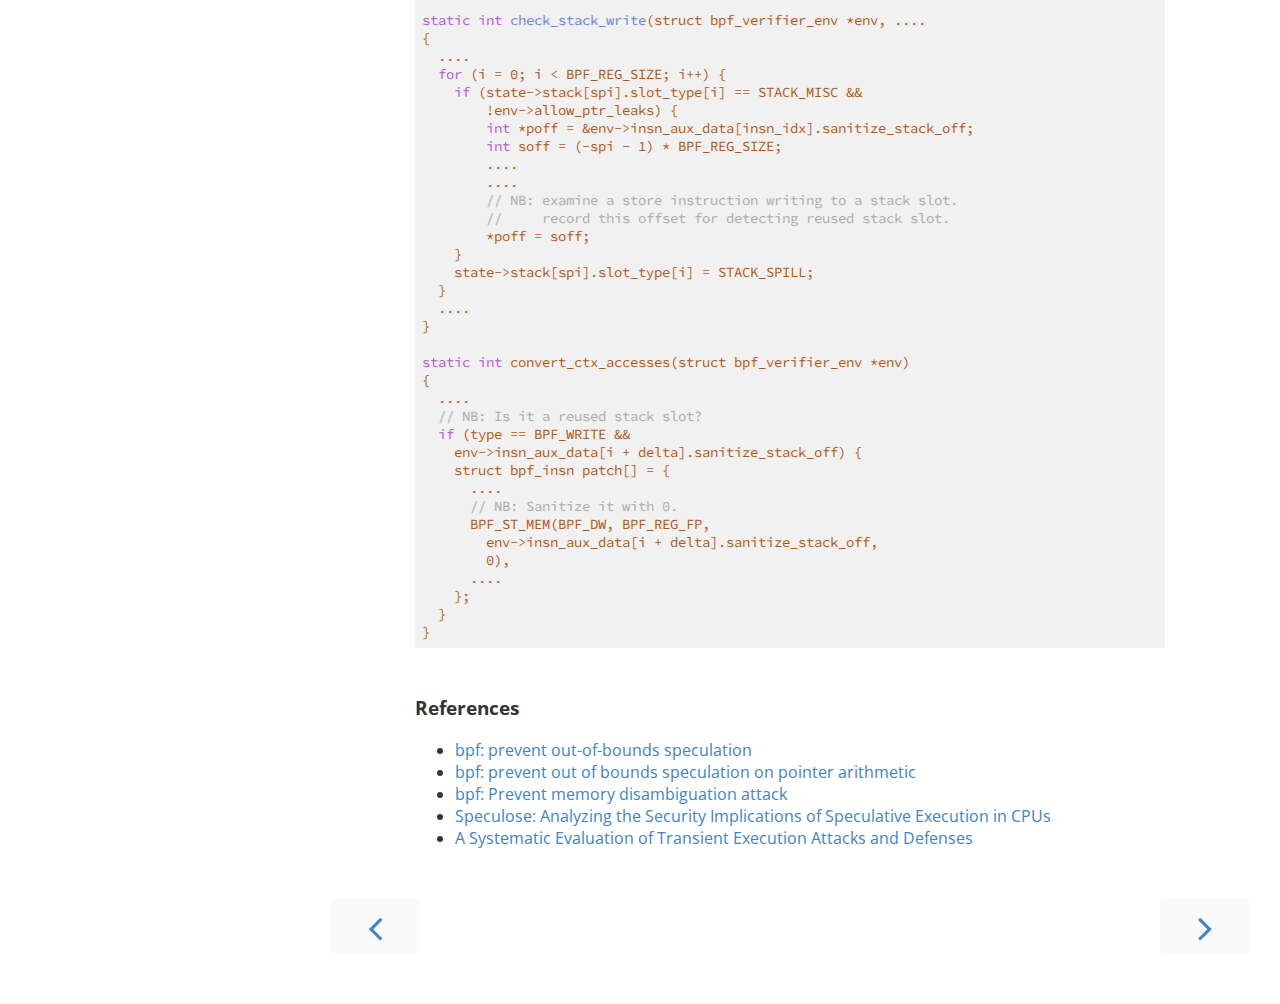
<file: docs/bpf.html>
<!DOCTYPE HTML>
<html lang="en" class="sidebar-visible no-js">
    <head>
        <!-- Book generated using mdBook -->
        <meta charset="UTF-8">
        <title>Hardening Hostile Code in eBPF - Analysis on Kernel Self-Protection: Understanding Security and Performance Implication</title>
        

        <meta content="text/html; charset=utf-8" http-equiv="Content-Type">
        <meta name="description" content="">
        <meta name="viewport" content="width=device-width, initial-scale=1">
        <meta name="theme-color" content="#ffffff" />

        <link rel="shortcut icon" href="favicon.png">
        <link rel="stylesheet" href="css/variables.css">
        <link rel="stylesheet" href="css/general.css">
        <link rel="stylesheet" href="css/chrome.css">
        <link rel="stylesheet" href="css/print.css" media="print">

        <!-- Fonts -->
        <link rel="stylesheet" href="FontAwesome/css/font-awesome.css">
        <link href="https://fonts.googleapis.com/css?family=Open+Sans:300italic,400italic,600italic,700italic,800italic,400,300,600,700,800" rel="stylesheet" type="text/css">
        <link href="https://fonts.googleapis.com/css?family=Source+Code+Pro:500" rel="stylesheet" type="text/css">

        <!-- Highlight.js Stylesheets -->
        <link rel="stylesheet" href="highlight.css">
        <link rel="stylesheet" href="tomorrow-night.css">
        <link rel="stylesheet" href="ayu-highlight.css">

        <!-- Custom theme stylesheets -->
        
        <link rel="stylesheet" href="assets/css/custom.css">
        

        
    </head>
    <body class="light">
        <!-- Provide site root to javascript -->
        <script type="text/javascript">
            var path_to_root = "";
            var default_theme = "light";
        </script>

        <!-- Work around some values being stored in localStorage wrapped in quotes -->
        <script type="text/javascript">
            try {
                var theme = localStorage.getItem('mdbook-theme');
                var sidebar = localStorage.getItem('mdbook-sidebar');

                if (theme.startsWith('"') && theme.endsWith('"')) {
                    localStorage.setItem('mdbook-theme', theme.slice(1, theme.length - 1));
                }

                if (sidebar.startsWith('"') && sidebar.endsWith('"')) {
                    localStorage.setItem('mdbook-sidebar', sidebar.slice(1, sidebar.length - 1));
                }
            } catch (e) { }
        </script>

        <!-- Set the theme before any content is loaded, prevents flash -->
        <script type="text/javascript">
            var theme;
            try { theme = localStorage.getItem('mdbook-theme'); } catch(e) { }
            if (theme === null || theme === undefined) { theme = default_theme; }
            document.body.className = theme;
            document.querySelector('html').className = theme + ' js';
        </script>

        <!-- Hide / unhide sidebar before it is displayed -->
        <script type="text/javascript">
            var html = document.querySelector('html');
            var sidebar = 'hidden';
            if (document.body.clientWidth >= 1080) {
                try { sidebar = localStorage.getItem('mdbook-sidebar'); } catch(e) { }
                sidebar = sidebar || 'visible';
            }
            html.classList.remove('sidebar-visible');
            html.classList.add("sidebar-" + sidebar);
        </script>

        <nav id="sidebar" class="sidebar" aria-label="Table of contents">
            <div class="sidebar-scrollbox">
<div class="sidebar-scrollbox"><ol class="chapter">
<li><a href="stack-ovfl.html"><strong aria-hidden="true">1.&nbsp;</strong>Stack Overflows</a></li>
  <li><ol class="section">
<li><a href="stack-ovfl.html#preventing-stack-clash"><strong aria-hidden="true">1.1.&nbsp;</strong>Stack Clash</a></li>
<li><a href="stack-ovfl.html#protecting-thread_info"><strong aria-hidden="true">1.2.&nbsp;</strong>Hardening thread_info</a></li>
<li><a href="stack-ovfl.html#stack-canary-ssp"><strong aria-hidden="true">1.3.&nbsp;</strong>SSP</a></li>
  </li></ol>
<li><a href="heap-ovfl.html"><strong aria-hidden="true">2.&nbsp;</strong>Heap Overflows</a></li>
  <li><ol class="section">
<li><a href="heap-ovfl.html#kernel-address-space-layout-randomization-kaslr"><strong aria-hidden="true">2.1.&nbsp;</strong>KASLR</a></li>
  </li></ol>
<li><a href="int-ovfl.html"><strong aria-hidden="true">3.&nbsp;</strong>Integer Overflows</a></li>
  <li><ol class="section">
<li><a href="int-ovfl.html#preventing-refcount-overflows"><strong aria-hidden="true">3.1.&nbsp;</strong>Refcount</a></li>
<li><a href="int-ovfl.html#tools-to-prevent-integer-overflows"><strong aria-hidden="true">3.2.&nbsp;</strong>Safe Interfaces</a></li>
  </li></ol>
<li><a href="infoleak.html"><strong aria-hidden="true">4.&nbsp;</strong>Information Leaks</a></li>
<li><a href="side-channel.html"><strong aria-hidden="true">5.&nbsp;</strong>Side-channel Attacks</a></li>
  <li><ol class="section">
<li><a href="side-channel.html#mitigating-kaslr-and-meltdown"><strong aria-hidden="true">5.1.&nbsp;</strong>Meltdown</a></li>
<li><a href="side-channel.html#mitigating-spectre"><strong aria-hidden="true">5.2.&nbsp;</strong>Spectre</a></li>
  </li></ol>
<li><a href="bpf.html"><strong aria-hidden="true">6.&nbsp;</strong>eBPF Security</a></li>
  <li><ol class="section">
<li><a href="bpf.html#constant-blinding-in-jit"><strong aria-hidden="true">6.1.&nbsp;</strong>Constant Blinding</a></li>
<li><a href="bpf.html#preventing-spectre"><strong aria-hidden="true">6.2.&nbsp;</strong>Spectre</a></li>
  </li></ol>
<li><a href="rop.html"><strong aria-hidden="true">7.&nbsp;</strong>Code Reuse Attack</a></li>
  <li><ol class="section">
<li><a href="rop.html#pax-reuse-attack-protector-rap"><strong aria-hidden="true">7.1.&nbsp;</strong>PAX RAP</a></li>
<li><a href="rop.html#arm's-memory-tagging-extensions-mte"><strong aria-hidden="true">7.2.&nbsp;</strong>MTE</a></li>
  </li></ol>
<li><a href="compiler.html"><strong aria-hidden="true">8.&nbsp;</strong>GCC Plugins</a></li>
  <li><ol class="section">
<li><a href="compiler.html#preventing-information-leaks"><strong aria-hidden="true">8.1.&nbsp;</strong>Information Leak Prevention</a></li>
<li><a href="compiler.html#randomizing-kernel-data-structures"><strong aria-hidden="true">8.2.&nbsp;</strong>Kernel Structure Attack Mitigation</a></li>
  </li></ol>
<li><a href="misc.html"><strong aria-hidden="true">9.&nbsp;</strong>Miscellaneous Topics</a></li>
  <li><ol class="section">
<li><a href="misc.html#eliminating-variable-length-arrays-vla"><strong aria-hidden="true">9.1.&nbsp;</strong>VLA</a></li>
<li><a href="misc.html#preventing-mistakes-in-switchcase"><strong aria-hidden="true">9.2.&nbsp;</strong>Fallthrough</a></li>
<li><a href="misc.html#fortify"><strong aria-hidden="true">9.3.&nbsp;</strong>Fortify</a></li>
<li><a href="misc.html#livepatch"><strong aria-hidden="true">9.4.&nbsp;</strong>Livepatch</a></li>
  </li></ol>
<li class="spacer"></li><li class="affix">
<a href="authors.html">Contributors</a></li>
</ol></div>
            <div id="sidebar-resize-handle" class="sidebar-resize-handle"></div>
        </nav>

        <div id="page-wrapper" class="page-wrapper">

            <div class="page">
                
                <div id="menu-bar" class="menu-bar">
                    <div id="menu-bar-sticky-container">
                        <div class="left-buttons">
                            <button id="sidebar-toggle" class="icon-button" type="button" title="Toggle Table of Contents" aria-label="Toggle Table of Contents" aria-controls="sidebar">
                                <i class="fa fa-bars"></i>
                            </button>
                            <button id="theme-toggle" class="icon-button" type="button" title="Change theme" aria-label="Change theme" aria-haspopup="true" aria-expanded="false" aria-controls="theme-list">
                                <i class="fa fa-paint-brush"></i>
                            </button>
                            <ul id="theme-list" class="theme-popup" aria-label="Themes" role="menu">
                                <li role="none"><button role="menuitem" class="theme" id="light">Light (default)</button></li>
                                <li role="none"><button role="menuitem" class="theme" id="rust">Rust</button></li>
                                <li role="none"><button role="menuitem" class="theme" id="coal">Coal</button></li>
                                <li role="none"><button role="menuitem" class="theme" id="navy">Navy</button></li>
                                <li role="none"><button role="menuitem" class="theme" id="ayu">Ayu</button></li>
                            </ul>
                            
                            <button id="search-toggle" class="icon-button" type="button" title="Search. (Shortkey: s)" aria-label="Toggle Searchbar" aria-expanded="false" aria-keyshortcuts="S" aria-controls="searchbar">
                                <i class="fa fa-search"></i>
                            </button>
                            
                        </div>

                        <h1 class="menu-title">Analysis on Kernel Self-Protection: Understanding Security and Performance Implication</h1>

                        <div class="right-buttons">
                            <a href="print.html" title="Print this book" aria-label="Print this book">
                                <i id="print-button" class="fa fa-print"></i>
                            </a>
                            
                        </div>
                    </div>
                </div>

                
                <div id="search-wrapper" class="hidden">
                    <form id="searchbar-outer" class="searchbar-outer">
                        <input type="search" name="search" id="searchbar" name="searchbar" placeholder="Search this book ..." aria-controls="searchresults-outer" aria-describedby="searchresults-header">
                    </form>
                    <div id="searchresults-outer" class="searchresults-outer hidden">
                        <div id="searchresults-header" class="searchresults-header"></div>
                        <ul id="searchresults">
                        </ul>
                    </div>
                </div>
                

                <!-- Apply ARIA attributes after the sidebar and the sidebar toggle button are added to the DOM -->
                <script type="text/javascript">
                    document.getElementById('sidebar-toggle').setAttribute('aria-expanded', sidebar === 'visible');
                    document.getElementById('sidebar').setAttribute('aria-hidden', sidebar !== 'visible');
                    Array.from(document.querySelectorAll('#sidebar a')).forEach(function(link) {
                        link.setAttribute('tabIndex', sidebar === 'visible' ? 0 : -1);
                    });
                </script>

                <div id="content" class="content">
                    <main>
                        <p><br/><table></p>
<colgroup>
<col width="40%" />
<col width="12%" />
<col width="12%" />
<col width="12%" />
<col width="12%" />
<col width="12%" />
</colgroup>
<thead>
<tr class="header">
<th align="left">Kconfig</th>
<th align="left">A</th>
<th align="left">A+</th>
<th align="left">F</th>
<th align="left">U</th>
<th align="left">U+</th>
</tr>
</thead>
<tbody>
<tr class="odd">
<td align="left">BPF</td>
<td align="left"><b>Y</b></td>
<td align="left"><b>Y</b></td>
<td align="left">N</td>
<td align="left"><b>Y</b></td>
<td align="left"><b>Y</b></td>
</tr>
<tr class="even">
<td align="left">BPF_SYSCALL</td>
<td align="left"><b>Y</b></td>
<td align="left"><b>Y</b></td>
<td align="left"><b>Y</b></td>
<td align="left"><b>Y</b></td>
<td align="left"><b>Y</b></td>
</tr>
<tr class="odd">
<td align="left">BPF_JIT</td>
<td align="left"><b>Y</b></td>
<td align="left"><b>Y</b></td>
<td align="left"><b>Y</b></td>
<td align="left"><b>Y</b></td>
<td align="left"><b>Y</b></td>
</tr>
<tr class="even">
<td align="left">BPF_JIT_ALWAYS_ON</td>
<td align="left"><b>Y</b></td>
<td align="left"><b>Y</b></td>
<td align="left"><b>Y</b></td>
<td align="left"><b>Y</b></td>
<td align="left"><b>Y</b></td>
</tr>
</tbody>
</table>
<center>
<small>
<p>
<strong>A</strong>: Arch 5.1.8,<strong>A+</strong>: Arch Harden 5.1.11,<strong>F</strong>: Fedora 5.1.8,<strong>U</strong>: Ubuntu 5.0.0,<strong>U+</strong>: Ubuntu LTE 4.15.0
</p>
</small>
</center>
<br/>
<h1><a class="header" href="#hardening-hostile-code-in-ebpf" id="hardening-hostile-code-in-ebpf">Hardening Hostile Code in eBPF</a></h1>
<h2><a class="header" href="#constant-blinding-in-jit" id="constant-blinding-in-jit">Constant blinding in JIT</a></h2>
<p>The JIT-ed memory is a common target 
for an attacker 
to place an arbitrary gadget 
(e.g., <code>syscall</code> in userspace).
One popular technique 
is to encode a desirable sequence of instructions 
as part of immediate values,
as x86-like CISC architectures 
provide a way to encode long bytes
into one instruction.
Constant blinding, 
as also known as constant folding,
is a technique 
to break immediate values,
avoiding the use of attacker-chosen constants
in the executable region.
It's worth noting that
there are numerous other techniques
(e.g., controlling the constant offset of direct branches)
but most of well-known attacks 
in the user space 
might not be too effective 
in the kernel space
as BPF provides only a smaller region 
with a smaller set of instructions available.
The implementation of constant blinding
is straightforward; xor the chosen immediate value 
with a random constant and before using it,
xor with the mangled value again with the random constant.</p>
<pre><code class="language-c">int bpf_jit_blind_insn(const struct bpf_insn *from,
                       const struct bpf_insn *aux,
                       struct bpf_insn *to_buff)
{
  u32 imm_rnd = get_random_int();

  switch (from-&gt;code) {
  case BPF_ALU | BPF_ADD | BPF_K:
  case BPF_ALU | BPF_SUB | BPF_K:
  case BPF_ALU | BPF_AND | BPF_K:
  case BPF_ALU | BPF_OR  | BPF_K:
  case BPF_ALU | BPF_XOR | BPF_K:
  case BPF_ALU | BPF_MUL | BPF_K:
  case BPF_ALU | BPF_MOV | BPF_K:
  case BPF_ALU | BPF_DIV | BPF_K:
  case BPF_ALU | BPF_MOD | BPF_K:
    // NB. no more attack controllable instructions inserted
    // in the jitted, executable space (e.g., jump in the middle
    // of the immediate value)
    //
    //    MOV _, 0xdeadbeef
    // =&gt; MOV AX, [imm_rnd ^ 0xdeadbeef]
    //    XOR AX, imm_rnd
    //    MOV _, AX
    *to++ = BPF_ALU32_IMM(BPF_MOV, BPF_REG_AX, imm_rnd ^ from-&gt;imm);
    *to++ = BPF_ALU32_IMM(BPF_XOR, BPF_REG_AX, imm_rnd);
    *to++ = BPF_ALU32_REG(from-&gt;code, from-&gt;dst_reg, BPF_REG_AX);
    break;
  ...
  }
  ...
}
</code></pre>
<h2><a class="header" href="#preventing-spectre" id="preventing-spectre">Preventing Spectre</a></h2>
<p>For non-privileged BPF programs,
the JIT engine 
applies mitigation schemes
against microarchitectural side-channel attacks,
such as Spectre.</p>
<p><strong>Variant 1 (Bounds Check Bypass).</strong>
To prevent a speculator from performing an out-of-bound array access, 
it restricts its uses of an index on arrays that are accessible by 
an unprivileged user. 
The Linux kernel places such an check for
both its BPF interpreter and JIT code.</p>
<pre><code class="language-c">// NB. in JIT-ed code:
//   array[index] -&gt; array[index &amp; mask]
u32 array_map_gen_lookup(struct bpf_map *map, struct bpf_insn *insn_buf) {
 ...
  if (map-&gt;unpriv_array) {
    *insn++ = BPF_JMP_IMM(BPF_JGE, ret, map-&gt;max_entries, 4);
    *insn++ = BPF_ALU32_IMM(BPF_AND, ret, array-&gt;index_mask);
  } else {
    *insn++ = BPF_JMP_IMM(BPF_JGE, ret, map-&gt;max_entries, 3);
  }
...
}

// NB. in an fuction called from an eBPF program
static void *percpu_array_map_lookup_elem(struct bpf_map *map, void *key)
{
  struct bpf_array *array = container_of(map, struct bpf_array, map);
  u32 index = *(u32 *)key;

  if (unlikely(index &gt;= array-&gt;map.max_entries))
    return NULL;

  // NB. even after a speculator reaches here, it won't access
  // beyond the region of array-&gt;pptrs
  return this_cpu_ptr(array-&gt;pptrs[index &amp; array-&gt;index_mask]);
}
</code></pre>
<p>Recently, more sophisticated mitigation to 
thwart generic gadgets for V1
is introduced, 
which simulates the behavior of a speculator 
and detects a potential out-of-bound memory access.
Please refer to [2] for in-depth explanation.</p>
<p><strong>Variant 2 (Branch Target Injection).</strong>
For indirect jumps introduced during the jitting, 
BPF applies the Retpoline mitigation, 
like the Linux kernel code.
For example, when the <code>BPF_JMP</code> instruction is a tail call,
it invokes the same bpf program again,
which is commonly implemented with an indirect jump 
(jumping right after the prologue).
<code>RETPOLINE_RAX_BPF_JIT</code> is 
introduced to produce 
a retpoline-enabled jump gadget
that can replace an indirect call with <code>rax</code>.</p>
<pre><code class="language-c">// do_jit() {
//   ...
//   case BPF_JMP | BPF_TAIL_CALL:
//     emit_bpf_tail_call(&amp;prog);
//     break;
// }
void emit_bpf_tail_call(u8 **pprog) {
   ...
  /*
   * Wow we're ready to jump into next BPF program
   * rdi == ctx (1st arg)
   * rax == prog-&gt;bpf_func + prologue_size
   */
  RETPOLINE_RAX_BPF_JIT();
  ..
} 
  
#  define RETPOLINE_RAX_BPF_JIT()                       \
do {                                                    \
  EMIT1_off32(0xE8, 7);    /* callq do_rop */           \
  /* spec_trap: */                                      \
  EMIT2(0xF3, 0x90);       /* pause */                  \
  EMIT3(0x0F, 0xAE, 0xE8); /* lfence */                 \
  EMIT2(0xEB, 0xF9);       /* jmp spec_trap */          \
  /* do_rop: */                                         \
  EMIT4(0x48, 0x89, 0x04, 0x24); /* mov %rax,(%rsp) */  \
  EMIT1(0xC3);             /* retq */                   \
} while (0)
</code></pre>
<p><strong>Variant 4 (Speculative Store Bypass).</strong>
To prevent a speculative memory disambiguation
from performing an arbitrary kernel memory read,
BPF verifier detects the malicious patterns
to trigger the speculation
at the time of loading a BPF program,
and sanitize the patterns.</p>
<pre><code class="language-c">// NB: Safe execution flow by sanitizing a pattern
// Detect a case of reusing stack slot, and sanitize it.
// (1) r8 = *(u64 *)(r7 +0)   // slow read
// (2) *(u64 *)(r10 -72) = 0  // instruction for sanitizing
//     - this store becomes fast due to no depency on (1)
// (3) *(u64 *)(r8 +0) = r3   // this store becomes slow due to r8
// ---- at this time, (2) is likely to be completed before (3),
// ---- so it can perfectly eliminate an arbitrary unsafe address.
// (4) r1 = *(u64 *)(r6 +0)   // loads from either sanitized or safe address
// (5) r2 = *(u8 *)(r1 +0)    // no leak happens

struct bpf_insn_aux_data {
  ....
  int sanitize_stack_off; /* stack slot to be cleared */
  ....
}

static int check_stack_write(struct bpf_verifier_env *env, ....
{
  ....
  for (i = 0; i &lt; BPF_REG_SIZE; i++) {
    if (state-&gt;stack[spi].slot_type[i] == STACK_MISC &amp;&amp;
        !env-&gt;allow_ptr_leaks) {
        int *poff = &amp;env-&gt;insn_aux_data[insn_idx].sanitize_stack_off;
        int soff = (-spi - 1) * BPF_REG_SIZE;
        ....
        ....
        // NB: examine a store instruction writing to a stack slot.
        //     record this offset for detecting reused stack slot. 
        *poff = soff;
    }
    state-&gt;stack[spi].slot_type[i] = STACK_SPILL;
  }
  ....
}

static int convert_ctx_accesses(struct bpf_verifier_env *env)
{
  ....
  // NB: Is it a reused stack slot?
  if (type == BPF_WRITE &amp;&amp;
    env-&gt;insn_aux_data[i + delta].sanitize_stack_off) {
    struct bpf_insn patch[] = {
      ....
      // NB: Sanitize it with 0.
      BPF_ST_MEM(BPF_DW, BPF_REG_FP,
        env-&gt;insn_aux_data[i + delta].sanitize_stack_off,
        0),
      ....
    };
  }
}
</code></pre>
<h3><a class="header" href="#references" id="references">References</a></h3>
<ul>
<li><a href="https://git.kernel.org/pub/scm/linux/kernel/git/torvalds/linux.git/commit/?id=b2157399cc9898260d6031c5bfe45fe137c1fbe7">bpf: prevent out-of-bounds speculation</a></li>
<li><a href="https://git.kernel.org/pub/scm/linux/kernel/git/torvalds/linux.git/commit/?id=979d63d50c0c0f7bc537bf821e056cc9fe5abd38">bpf: prevent out of bounds speculation on pointer arithmetic</a></li>
<li><a href="https://git.kernel.org/pub/scm/linux/kernel/git/torvalds/linux.git/commit/?id=af86ca4e3088fe5eacf2f7e58c01fa68ca067672">bpf: Prevent memory disambiguation attack</a></li>
<li><a href="https://arxiv.org/pdf/1801.04084.pdf">Speculose: Analyzing the Security Implications of Speculative Execution in CPUs</a></li>
<li><a href="https://arxiv.org/pdf/1811.05441.pdf">A Systematic Evaluation of Transient Execution Attacks and Defenses</a></li>
</ul>

                    </main>

                    <nav class="nav-wrapper" aria-label="Page navigation">
                        <!-- Mobile navigation buttons -->
                        
                            <a rel="prev" href="side-channel.html" class="mobile-nav-chapters previous" title="Previous chapter" aria-label="Previous chapter" aria-keyshortcuts="Left">
                                <i class="fa fa-angle-left"></i>
                            </a>
                        

                        
                            <a rel="next" href="rop.html" class="mobile-nav-chapters next" title="Next chapter" aria-label="Next chapter" aria-keyshortcuts="Right">
                                <i class="fa fa-angle-right"></i>
                            </a>
                        

                        <div style="clear: both"></div>
                    </nav>
                </div>
            </div>

            <nav class="nav-wide-wrapper" aria-label="Page navigation">
                
                    <a href="side-channel.html" class="nav-chapters previous" title="Previous chapter" aria-label="Previous chapter" aria-keyshortcuts="Left">
                        <i class="fa fa-angle-left"></i>
                    </a>
                

                
                    <a href="rop.html" class="nav-chapters next" title="Next chapter" aria-label="Next chapter" aria-keyshortcuts="Right">
                        <i class="fa fa-angle-right"></i>
                    </a>
                
            </nav>

        </div>

        

        

        

        
        <script src="elasticlunr.min.js" type="text/javascript" charset="utf-8"></script>
        <script src="mark.min.js" type="text/javascript" charset="utf-8"></script>
        <script src="searcher.js" type="text/javascript" charset="utf-8"></script>
        

        <script src="clipboard.min.js" type="text/javascript" charset="utf-8"></script>
        <script src="highlight.js" type="text/javascript" charset="utf-8"></script>
        <script src="book.js" type="text/javascript" charset="utf-8"></script>

        <!-- Custom JS scripts -->
        
        <script type="text/javascript" src="assets/js/custom.js"></script>
        

        

    </body>
</html>
</file>
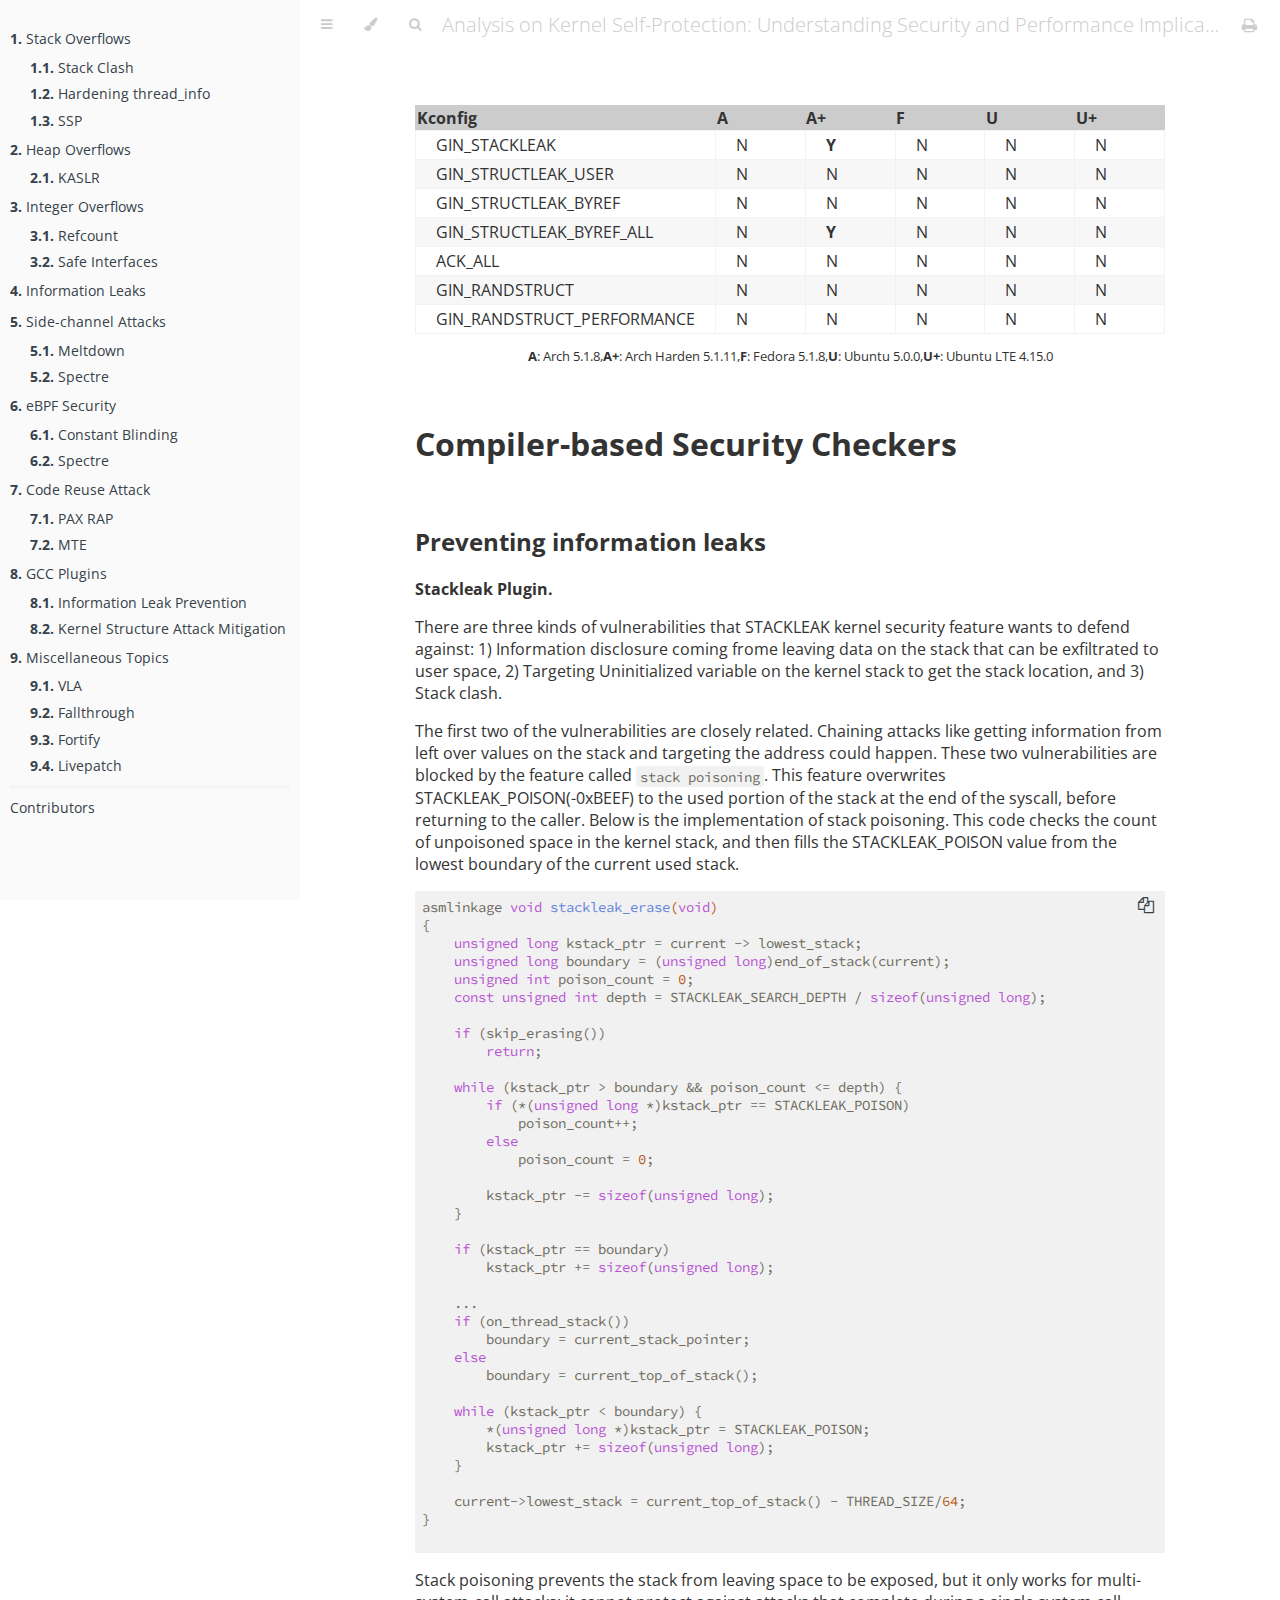
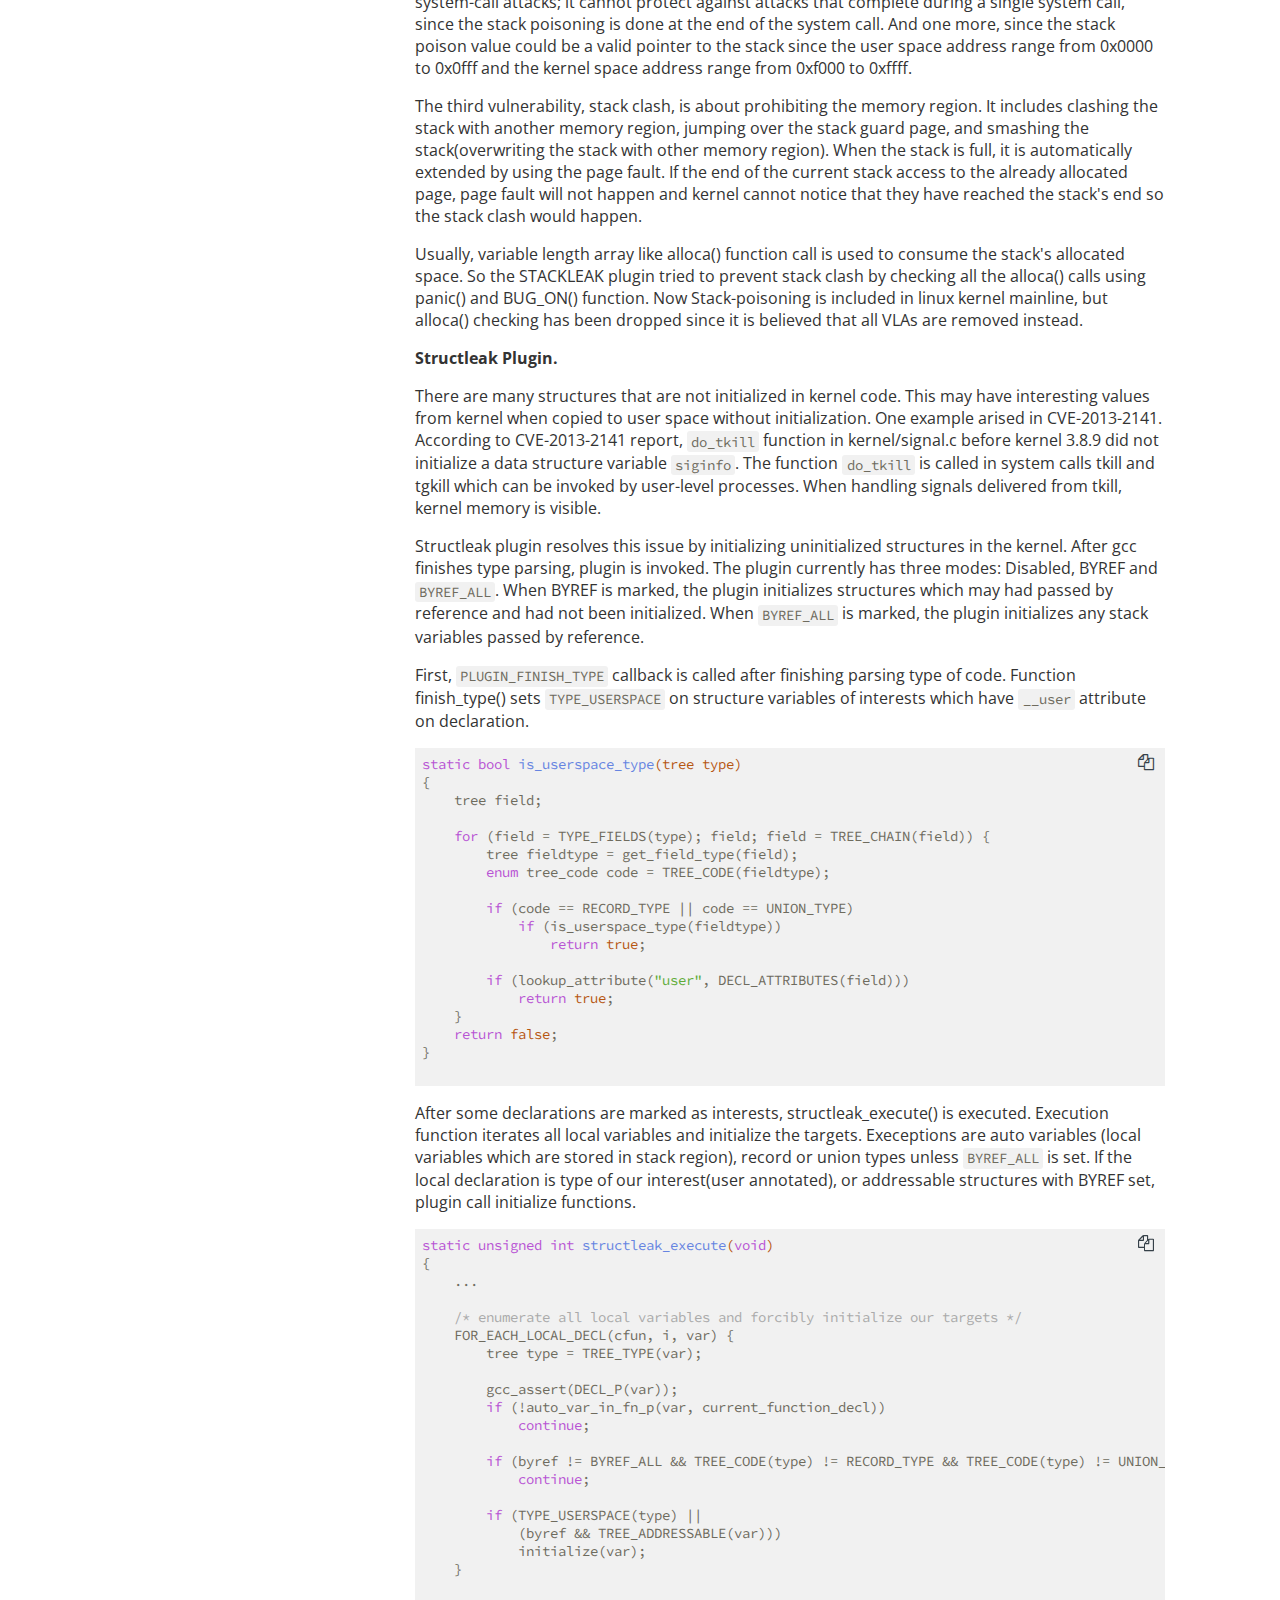
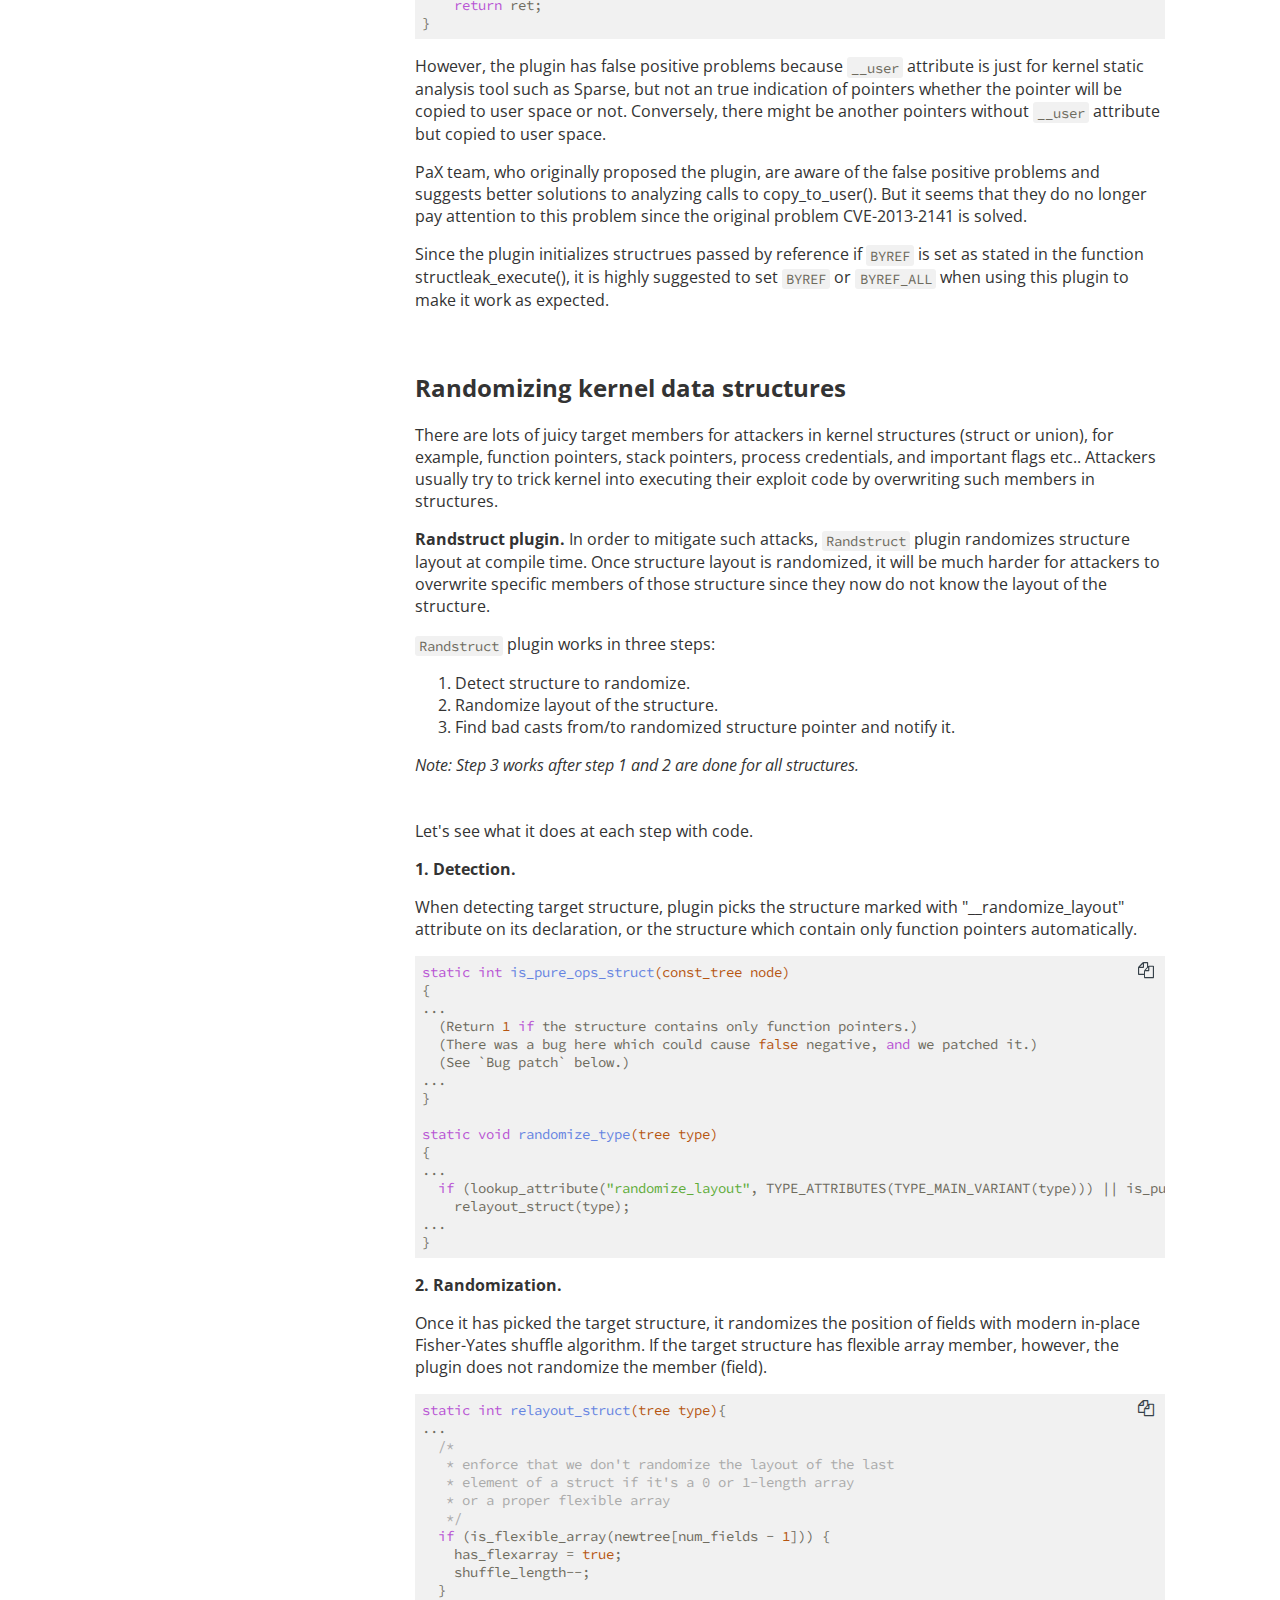
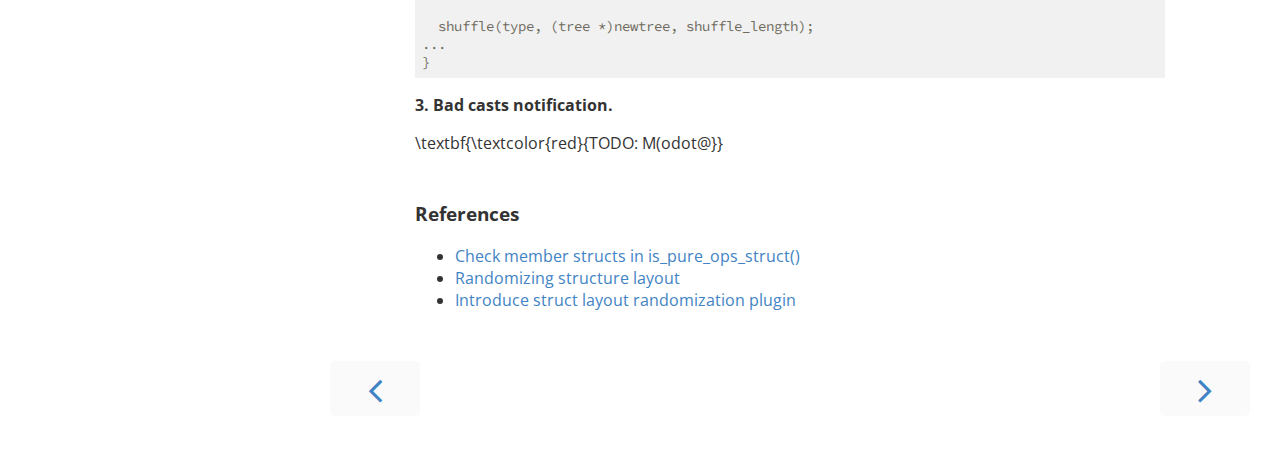
<file: docs/compiler.html>
<!DOCTYPE HTML>
<html lang="en" class="sidebar-visible no-js">
    <head>
        <!-- Book generated using mdBook -->
        <meta charset="UTF-8">
        <title>Compiler-based Security Checkers - Analysis on Kernel Self-Protection: Understanding Security and Performance Implication</title>
        

        <meta content="text/html; charset=utf-8" http-equiv="Content-Type">
        <meta name="description" content="">
        <meta name="viewport" content="width=device-width, initial-scale=1">
        <meta name="theme-color" content="#ffffff" />

        <link rel="shortcut icon" href="favicon.png">
        <link rel="stylesheet" href="css/variables.css">
        <link rel="stylesheet" href="css/general.css">
        <link rel="stylesheet" href="css/chrome.css">
        <link rel="stylesheet" href="css/print.css" media="print">

        <!-- Fonts -->
        <link rel="stylesheet" href="FontAwesome/css/font-awesome.css">
        <link href="https://fonts.googleapis.com/css?family=Open+Sans:300italic,400italic,600italic,700italic,800italic,400,300,600,700,800" rel="stylesheet" type="text/css">
        <link href="https://fonts.googleapis.com/css?family=Source+Code+Pro:500" rel="stylesheet" type="text/css">

        <!-- Highlight.js Stylesheets -->
        <link rel="stylesheet" href="highlight.css">
        <link rel="stylesheet" href="tomorrow-night.css">
        <link rel="stylesheet" href="ayu-highlight.css">

        <!-- Custom theme stylesheets -->
        
        <link rel="stylesheet" href="assets/css/custom.css">
        

        
    </head>
    <body class="light">
        <!-- Provide site root to javascript -->
        <script type="text/javascript">
            var path_to_root = "";
            var default_theme = "light";
        </script>

        <!-- Work around some values being stored in localStorage wrapped in quotes -->
        <script type="text/javascript">
            try {
                var theme = localStorage.getItem('mdbook-theme');
                var sidebar = localStorage.getItem('mdbook-sidebar');

                if (theme.startsWith('"') && theme.endsWith('"')) {
                    localStorage.setItem('mdbook-theme', theme.slice(1, theme.length - 1));
                }

                if (sidebar.startsWith('"') && sidebar.endsWith('"')) {
                    localStorage.setItem('mdbook-sidebar', sidebar.slice(1, sidebar.length - 1));
                }
            } catch (e) { }
        </script>

        <!-- Set the theme before any content is loaded, prevents flash -->
        <script type="text/javascript">
            var theme;
            try { theme = localStorage.getItem('mdbook-theme'); } catch(e) { }
            if (theme === null || theme === undefined) { theme = default_theme; }
            document.body.className = theme;
            document.querySelector('html').className = theme + ' js';
        </script>

        <!-- Hide / unhide sidebar before it is displayed -->
        <script type="text/javascript">
            var html = document.querySelector('html');
            var sidebar = 'hidden';
            if (document.body.clientWidth >= 1080) {
                try { sidebar = localStorage.getItem('mdbook-sidebar'); } catch(e) { }
                sidebar = sidebar || 'visible';
            }
            html.classList.remove('sidebar-visible');
            html.classList.add("sidebar-" + sidebar);
        </script>

        <nav id="sidebar" class="sidebar" aria-label="Table of contents">
            <div class="sidebar-scrollbox">
<div class="sidebar-scrollbox"><ol class="chapter">
<li><a href="stack-ovfl.html"><strong aria-hidden="true">1.&nbsp;</strong>Stack Overflows</a></li>
  <li><ol class="section">
<li><a href="stack-ovfl.html#preventing-stack-clash"><strong aria-hidden="true">1.1.&nbsp;</strong>Stack Clash</a></li>
<li><a href="stack-ovfl.html#protecting-thread_info"><strong aria-hidden="true">1.2.&nbsp;</strong>Hardening thread_info</a></li>
<li><a href="stack-ovfl.html#stack-canary-ssp"><strong aria-hidden="true">1.3.&nbsp;</strong>SSP</a></li>
  </li></ol>
<li><a href="heap-ovfl.html"><strong aria-hidden="true">2.&nbsp;</strong>Heap Overflows</a></li>
  <li><ol class="section">
<li><a href="heap-ovfl.html#kernel-address-space-layout-randomization-kaslr"><strong aria-hidden="true">2.1.&nbsp;</strong>KASLR</a></li>
  </li></ol>
<li><a href="int-ovfl.html"><strong aria-hidden="true">3.&nbsp;</strong>Integer Overflows</a></li>
  <li><ol class="section">
<li><a href="int-ovfl.html#preventing-refcount-overflows"><strong aria-hidden="true">3.1.&nbsp;</strong>Refcount</a></li>
<li><a href="int-ovfl.html#tools-to-prevent-integer-overflows"><strong aria-hidden="true">3.2.&nbsp;</strong>Safe Interfaces</a></li>
  </li></ol>
<li><a href="infoleak.html"><strong aria-hidden="true">4.&nbsp;</strong>Information Leaks</a></li>
<li><a href="side-channel.html"><strong aria-hidden="true">5.&nbsp;</strong>Side-channel Attacks</a></li>
  <li><ol class="section">
<li><a href="side-channel.html#mitigating-kaslr-and-meltdown"><strong aria-hidden="true">5.1.&nbsp;</strong>Meltdown</a></li>
<li><a href="side-channel.html#mitigating-spectre"><strong aria-hidden="true">5.2.&nbsp;</strong>Spectre</a></li>
  </li></ol>
<li><a href="bpf.html"><strong aria-hidden="true">6.&nbsp;</strong>eBPF Security</a></li>
  <li><ol class="section">
<li><a href="bpf.html#constant-blinding-in-jit"><strong aria-hidden="true">6.1.&nbsp;</strong>Constant Blinding</a></li>
<li><a href="bpf.html#preventing-spectre"><strong aria-hidden="true">6.2.&nbsp;</strong>Spectre</a></li>
  </li></ol>
<li><a href="rop.html"><strong aria-hidden="true">7.&nbsp;</strong>Code Reuse Attack</a></li>
  <li><ol class="section">
<li><a href="rop.html#pax-reuse-attack-protector-rap"><strong aria-hidden="true">7.1.&nbsp;</strong>PAX RAP</a></li>
<li><a href="rop.html#arm's-memory-tagging-extensions-mte"><strong aria-hidden="true">7.2.&nbsp;</strong>MTE</a></li>
  </li></ol>
<li><a href="compiler.html"><strong aria-hidden="true">8.&nbsp;</strong>GCC Plugins</a></li>
  <li><ol class="section">
<li><a href="compiler.html#preventing-information-leaks"><strong aria-hidden="true">8.1.&nbsp;</strong>Information Leak Prevention</a></li>
<li><a href="compiler.html#randomizing-kernel-data-structures"><strong aria-hidden="true">8.2.&nbsp;</strong>Kernel Structure Attack Mitigation</a></li>
  </li></ol>
<li><a href="misc.html"><strong aria-hidden="true">9.&nbsp;</strong>Miscellaneous Topics</a></li>
  <li><ol class="section">
<li><a href="misc.html#eliminating-variable-length-arrays-vla"><strong aria-hidden="true">9.1.&nbsp;</strong>VLA</a></li>
<li><a href="misc.html#preventing-mistakes-in-switchcase"><strong aria-hidden="true">9.2.&nbsp;</strong>Fallthrough</a></li>
<li><a href="misc.html#fortify"><strong aria-hidden="true">9.3.&nbsp;</strong>Fortify</a></li>
<li><a href="misc.html#livepatch"><strong aria-hidden="true">9.4.&nbsp;</strong>Livepatch</a></li>
  </li></ol>
<li class="spacer"></li><li class="affix">
<a href="authors.html">Contributors</a></li>
</ol></div>
            <div id="sidebar-resize-handle" class="sidebar-resize-handle"></div>
        </nav>

        <div id="page-wrapper" class="page-wrapper">

            <div class="page">
                
                <div id="menu-bar" class="menu-bar">
                    <div id="menu-bar-sticky-container">
                        <div class="left-buttons">
                            <button id="sidebar-toggle" class="icon-button" type="button" title="Toggle Table of Contents" aria-label="Toggle Table of Contents" aria-controls="sidebar">
                                <i class="fa fa-bars"></i>
                            </button>
                            <button id="theme-toggle" class="icon-button" type="button" title="Change theme" aria-label="Change theme" aria-haspopup="true" aria-expanded="false" aria-controls="theme-list">
                                <i class="fa fa-paint-brush"></i>
                            </button>
                            <ul id="theme-list" class="theme-popup" aria-label="Themes" role="menu">
                                <li role="none"><button role="menuitem" class="theme" id="light">Light (default)</button></li>
                                <li role="none"><button role="menuitem" class="theme" id="rust">Rust</button></li>
                                <li role="none"><button role="menuitem" class="theme" id="coal">Coal</button></li>
                                <li role="none"><button role="menuitem" class="theme" id="navy">Navy</button></li>
                                <li role="none"><button role="menuitem" class="theme" id="ayu">Ayu</button></li>
                            </ul>
                            
                            <button id="search-toggle" class="icon-button" type="button" title="Search. (Shortkey: s)" aria-label="Toggle Searchbar" aria-expanded="false" aria-keyshortcuts="S" aria-controls="searchbar">
                                <i class="fa fa-search"></i>
                            </button>
                            
                        </div>

                        <h1 class="menu-title">Analysis on Kernel Self-Protection: Understanding Security and Performance Implication</h1>

                        <div class="right-buttons">
                            <a href="print.html" title="Print this book" aria-label="Print this book">
                                <i id="print-button" class="fa fa-print"></i>
                            </a>
                            
                        </div>
                    </div>
                </div>

                
                <div id="search-wrapper" class="hidden">
                    <form id="searchbar-outer" class="searchbar-outer">
                        <input type="search" name="search" id="searchbar" name="searchbar" placeholder="Search this book ..." aria-controls="searchresults-outer" aria-describedby="searchresults-header">
                    </form>
                    <div id="searchresults-outer" class="searchresults-outer hidden">
                        <div id="searchresults-header" class="searchresults-header"></div>
                        <ul id="searchresults">
                        </ul>
                    </div>
                </div>
                

                <!-- Apply ARIA attributes after the sidebar and the sidebar toggle button are added to the DOM -->
                <script type="text/javascript">
                    document.getElementById('sidebar-toggle').setAttribute('aria-expanded', sidebar === 'visible');
                    document.getElementById('sidebar').setAttribute('aria-hidden', sidebar !== 'visible');
                    Array.from(document.querySelectorAll('#sidebar a')).forEach(function(link) {
                        link.setAttribute('tabIndex', sidebar === 'visible' ? 0 : -1);
                    });
                </script>

                <div id="content" class="content">
                    <main>
                        <p><br/><table></p>
<colgroup>
<col width="40%" />
<col width="12%" />
<col width="12%" />
<col width="12%" />
<col width="12%" />
<col width="12%" />
</colgroup>
<thead>
<tr class="header">
<th align="left">Kconfig</th>
<th align="left">A</th>
<th align="left">A+</th>
<th align="left">F</th>
<th align="left">U</th>
<th align="left">U+</th>
</tr>
</thead>
<tbody>
<tr class="odd">
<td align="left">GIN_STACKLEAK</td>
<td align="left">N</td>
<td align="left"><b>Y</b></td>
<td align="left">N</td>
<td align="left">N</td>
<td align="left">N</td>
</tr>
<tr class="even">
<td align="left">GIN_STRUCTLEAK_USER</td>
<td align="left">N</td>
<td align="left">N</td>
<td align="left">N</td>
<td align="left">N</td>
<td align="left">N</td>
</tr>
<tr class="odd">
<td align="left">GIN_STRUCTLEAK_BYREF</td>
<td align="left">N</td>
<td align="left">N</td>
<td align="left">N</td>
<td align="left">N</td>
<td align="left">N</td>
</tr>
<tr class="even">
<td align="left">GIN_STRUCTLEAK_BYREF_ALL</td>
<td align="left">N</td>
<td align="left"><b>Y</b></td>
<td align="left">N</td>
<td align="left">N</td>
<td align="left">N</td>
</tr>
<tr class="odd">
<td align="left">ACK_ALL</td>
<td align="left">N</td>
<td align="left">N</td>
<td align="left">N</td>
<td align="left">N</td>
<td align="left">N</td>
</tr>
<tr class="even">
<td align="left">GIN_RANDSTRUCT</td>
<td align="left">N</td>
<td align="left">N</td>
<td align="left">N</td>
<td align="left">N</td>
<td align="left">N</td>
</tr>
<tr class="odd">
<td align="left">GIN_RANDSTRUCT_PERFORMANCE</td>
<td align="left">N</td>
<td align="left">N</td>
<td align="left">N</td>
<td align="left">N</td>
<td align="left">N</td>
</tr>
</tbody>
</table>
<center>
<small>
<p>
<strong>A</strong>: Arch 5.1.8,<strong>A+</strong>: Arch Harden 5.1.11,<strong>F</strong>: Fedora 5.1.8,<strong>U</strong>: Ubuntu 5.0.0,<strong>U+</strong>: Ubuntu LTE 4.15.0
</p>
</small>
</center>
<br/>
<h1><a class="header" href="#compiler-based-security-checkers" id="compiler-based-security-checkers">Compiler-based Security Checkers</a></h1>
<h2><a class="header" href="#preventing-information-leaks" id="preventing-information-leaks">Preventing information leaks</a></h2>
<p><strong>Stackleak Plugin.</strong></p>
<p>There are three kinds of vulnerabilities that STACKLEAK kernel security feature
wants to defend against: 1) Information disclosure coming frome leaving data on 
the stack that can be exfiltrated to user space, 2) Targeting Uninitialized 
variable on the kernel stack to get the stack location, and 3) Stack clash.</p>
<p>The first two of the vulnerabilities are closely related. Chaining attacks 
like getting information from left over values on the stack and targeting the 
address could happen. These two vulnerabilities are blocked by the feature 
called <code>stack poisoning</code>. This feature overwrites STACKLEAK_POISON(-0xBEEF) to 
the used portion of the stack at the end of the syscall, before returning to 
the caller. Below is the implementation of stack poisoning. This code checks 
the count of unpoisoned space in the kernel stack, and then fills the
STACKLEAK_POISON value from the lowest boundary of the current used stack.</p>
<pre><code class="language-c">asmlinkage void stackleak_erase(void)
{
    unsigned long kstack_ptr = current -&gt; lowest_stack;
    unsigned long boundary = (unsigned long)end_of_stack(current);
    unsigned int poison_count = 0;
    const unsigned int depth = STACKLEAK_SEARCH_DEPTH / sizeof(unsigned long);

    if (skip_erasing())
        return;

    while (kstack_ptr &gt; boundary &amp;&amp; poison_count &lt;= depth) { 
        if (*(unsigned long *)kstack_ptr == STACKLEAK_POISON)
            poison_count++;
        else
            poison_count = 0;

        kstack_ptr -= sizeof(unsigned long);
    }

    if (kstack_ptr == boundary)
        kstack_ptr += sizeof(unsigned long);

    ...
    if (on_thread_stack())
        boundary = current_stack_pointer;
    else
        boundary = current_top_of_stack();

    while (kstack_ptr &lt; boundary) {
        *(unsigned long *)kstack_ptr = STACKLEAK_POISON;
        kstack_ptr += sizeof(unsigned long);
    }

    current-&gt;lowest_stack = current_top_of_stack() - THREAD_SIZE/64;
}

</code></pre>
<p>Stack poisoning prevents the stack from leaving space to be exposed, but it 
only works for multi-system-call attacks; it cannot protect against attacks 
that complete during a single system call, since the stack poisoning is done at 
the end of the system call. And one more, since the stack poison value could be 
a valid pointer to the stack since the user space address range from 0x0000 to
0x0fff and the kernel space address range from 0xf000 to 0xffff.</p>
<p>The third vulnerability, stack clash, is about prohibiting the memory region. 
It includes clashing the stack with another memory region, jumping over the 
stack guard page, and smashing the stack(overwriting the stack with other memory 
region). When the stack is full, it is automatically extended by using the page 
fault. If the end of the current stack access to the already allocated page, 
page fault will not happen and kernel cannot notice that they have reached the 
stack's end so the stack clash would happen.</p>
<p>Usually, variable length array like alloca() function call is used to consume 
the stack's allocated space. So the STACKLEAK plugin tried to prevent stack 
clash by checking all the alloca() calls using panic() and BUG_ON() function. 
Now Stack-poisoning is included in linux kernel mainline, but alloca() checking 
has been dropped since it is believed that all VLAs are removed instead.</p>
<p><strong>Structleak Plugin.</strong></p>
<p>There are many structures that are not initialized in kernel code. This may have 
interesting values from kernel when copied to user space without initialization. 
One example arised in CVE-2013-2141. According to CVE-2013-2141 report, <code>do_tkill</code>
function in kernel/signal.c before kernel 3.8.9 did not initialize a data structure 
variable <code>siginfo</code>. The function <code>do_tkill</code> is called in system calls tkill and tgkill 
which can be invoked by user-level processes. When handling signals delivered 
from tkill, kernel memory is visible. </p>
<p>Structleak plugin resolves this issue by initializing uninitialized structures 
in the kernel. After gcc finishes type parsing, plugin is invoked. The plugin 
currently has three modes: Disabled, BYREF and <code>BYREF_ALL</code>. When BYREF is marked, 
the plugin initializes structures which may had passed by reference and had not 
been initialized. When <code>BYREF_ALL</code> is marked, the plugin initializes any stack 
variables passed by reference. </p>
<p>First, <code>PLUGIN_FINISH_TYPE</code> callback is called after finishing parsing type of code. 
Function finish_type()  sets <code>TYPE_USERSPACE</code> on structure variables of interests 
which have <code>__user</code> attribute on declaration.</p>
<pre><code class="language-c">static bool is_userspace_type(tree type)
{
	tree field;

	for (field = TYPE_FIELDS(type); field; field = TREE_CHAIN(field)) {
		tree fieldtype = get_field_type(field);
		enum tree_code code = TREE_CODE(fieldtype);

		if (code == RECORD_TYPE || code == UNION_TYPE)
			if (is_userspace_type(fieldtype))
				return true;

		if (lookup_attribute(&quot;user&quot;, DECL_ATTRIBUTES(field)))
			return true;
	}
	return false;
}

</code></pre>
<p>After some declarations are marked as interests, structleak_execute() is executed. 
Execution function iterates all local variables and initialize the targets. Execeptions are 
auto variables (local variables which are stored in stack region), record or union types 
unless <code>BYREF_ALL</code> is set. If the local declaration is type of our interest(user annotated), 
or addressable structures with BYREF set, plugin call initialize functions. </p>
<pre><code class="language-c">static unsigned int structleak_execute(void)
{
    ...

	/* enumerate all local variables and forcibly initialize our targets */
	FOR_EACH_LOCAL_DECL(cfun, i, var) {
		tree type = TREE_TYPE(var);

		gcc_assert(DECL_P(var));
		if (!auto_var_in_fn_p(var, current_function_decl))
			continue;

		if (byref != BYREF_ALL &amp;&amp; TREE_CODE(type) != RECORD_TYPE &amp;&amp; TREE_CODE(type) != UNION_TYPE)
			continue;

		if (TYPE_USERSPACE(type) ||
		    (byref &amp;&amp; TREE_ADDRESSABLE(var)))
			initialize(var);
	}

	return ret;
}
</code></pre>
<p>However, the plugin has false positive problems because <code>__user</code> attribute is just for kernel 
static analysis tool such as Sparse, but not an true indication of pointers whether the pointer will 
be copied to user space or not. Conversely, there might be another pointers 
without <code>__user</code> attribute but copied to user space. </p>
<p>PaX team, who originally proposed the plugin, are aware of the false positive problems and 
suggests better solutions to analyzing calls to copy_to_user(). 
But it seems that they do no longer pay attention to this problem since the original problem CVE-2013-2141 is solved. </p>
<p>Since the plugin initializes structrues passed by reference if <code>BYREF</code> is set as stated 
in the function structleak_execute(), it is highly suggested to set <code>BYREF</code> or <code>BYREF_ALL</code> 
when using this plugin to make it work as expected. </p>
<h2><a class="header" href="#randomizing-kernel-data-structures" id="randomizing-kernel-data-structures">Randomizing kernel data structures</a></h2>
<p>There are lots of juicy target members for attackers in kernel structures
(struct or union), for example, function pointers, stack pointers, process
credentials, and important flags etc.. Attackers usually try to trick kernel
into executing their exploit code by overwriting such members in structures.</p>
<p><strong>Randstruct plugin.</strong>
In order to mitigate such attacks, <code>Randstruct</code> plugin randomizes structure
layout at compile time. Once structure layout is randomized, it will be much
harder for attackers to overwrite specific members of those structure since
they now do not know the layout of the structure.</p>
<p><code>Randstruct</code> plugin works in three steps:</p>
<ol>
<li>Detect structure to randomize.</li>
<li>Randomize layout of the structure.</li>
<li>Find bad casts from/to randomized structure pointer and notify it.</li>
</ol>
<p><em>Note: Step 3 works after step 1 and 2 are done for all structures.</em>
<br />
<br />
<br />
Let's see what it does at each step with code.</p>
<p><strong>1. Detection.</strong></p>
<p>When detecting target structure, plugin picks the structure marked with
&quot;__randomize_layout&quot; attribute on its declaration, or the structure which
contain only function pointers automatically.</p>
<pre><code class="language-c">static int is_pure_ops_struct(const_tree node)
{
...
  (Return 1 if the structure contains only function pointers.)
  (There was a bug here which could cause false negative, and we patched it.)
  (See `Bug patch` below.)
...
}

static void randomize_type(tree type)
{
...
  if (lookup_attribute(&quot;randomize_layout&quot;, TYPE_ATTRIBUTES(TYPE_MAIN_VARIANT(type))) || is_pure_ops_struct(type))
    relayout_struct(type);
...
}
</code></pre>
<p><strong>2. Randomization.</strong></p>
<p>Once it has picked the target structure, it randomizes the position of fields
with modern in-place Fisher-Yates shuffle algorithm. If the target structure
has flexible array member, however, the plugin does not randomize the member
(field).</p>
<pre><code class="language-c">static int relayout_struct(tree type){
...
  /*
   * enforce that we don't randomize the layout of the last
   * element of a struct if it's a 0 or 1-length array
   * or a proper flexible array
   */
  if (is_flexible_array(newtree[num_fields - 1])) {
    has_flexarray = true;
    shuffle_length--;
  }

  shuffle(type, (tree *)newtree, shuffle_length);
...
}
</code></pre>
<p><strong>3. Bad casts notification.</strong></p>
<p>\textbf{\textcolor{red}{TODO: M(odot@}}</p>
<h3><a class="header" href="#references" id="references">References</a></h3>
<ul>
<li><a href="https://kernel.googlesource.com/pub/scm/linux/kernel/git/next/linux-next/+/60f2c82ed20bde57c362e66f796cf9e0e38a6dbb">Check member structs in is_pure_ops_struct()</a></li>
<li><a href="https://lwn.net/Articles/722293/">Randomizing structure layout</a></li>
<li><a href="https://lwn.net/Articles/719732/">Introduce struct layout randomization plugin</a></li>
</ul>

                    </main>

                    <nav class="nav-wrapper" aria-label="Page navigation">
                        <!-- Mobile navigation buttons -->
                        
                            <a rel="prev" href="rop.html" class="mobile-nav-chapters previous" title="Previous chapter" aria-label="Previous chapter" aria-keyshortcuts="Left">
                                <i class="fa fa-angle-left"></i>
                            </a>
                        

                        
                            <a rel="next" href="misc.html" class="mobile-nav-chapters next" title="Next chapter" aria-label="Next chapter" aria-keyshortcuts="Right">
                                <i class="fa fa-angle-right"></i>
                            </a>
                        

                        <div style="clear: both"></div>
                    </nav>
                </div>
            </div>

            <nav class="nav-wide-wrapper" aria-label="Page navigation">
                
                    <a href="rop.html" class="nav-chapters previous" title="Previous chapter" aria-label="Previous chapter" aria-keyshortcuts="Left">
                        <i class="fa fa-angle-left"></i>
                    </a>
                

                
                    <a href="misc.html" class="nav-chapters next" title="Next chapter" aria-label="Next chapter" aria-keyshortcuts="Right">
                        <i class="fa fa-angle-right"></i>
                    </a>
                
            </nav>

        </div>

        

        

        

        
        <script src="elasticlunr.min.js" type="text/javascript" charset="utf-8"></script>
        <script src="mark.min.js" type="text/javascript" charset="utf-8"></script>
        <script src="searcher.js" type="text/javascript" charset="utf-8"></script>
        

        <script src="clipboard.min.js" type="text/javascript" charset="utf-8"></script>
        <script src="highlight.js" type="text/javascript" charset="utf-8"></script>
        <script src="book.js" type="text/javascript" charset="utf-8"></script>

        <!-- Custom JS scripts -->
        
        <script type="text/javascript" src="assets/js/custom.js"></script>
        

        

    </body>
</html>
</file>
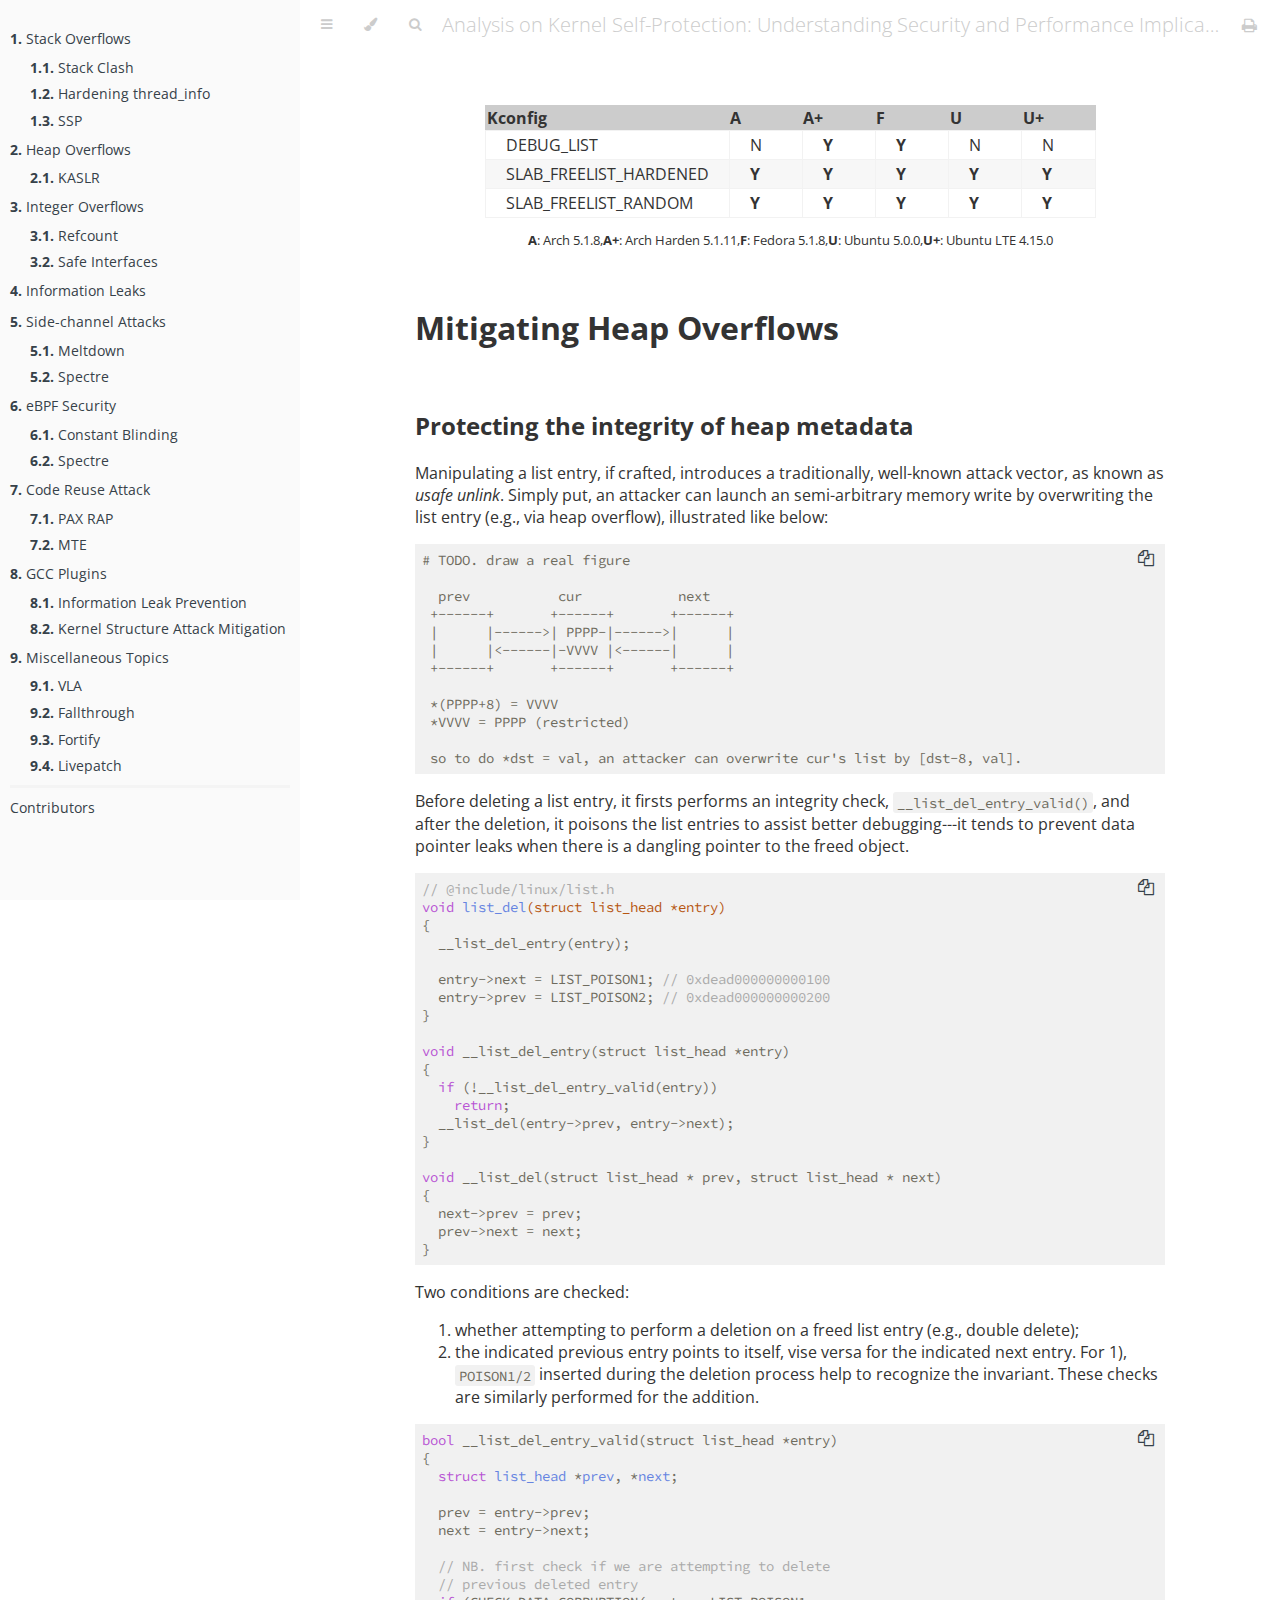
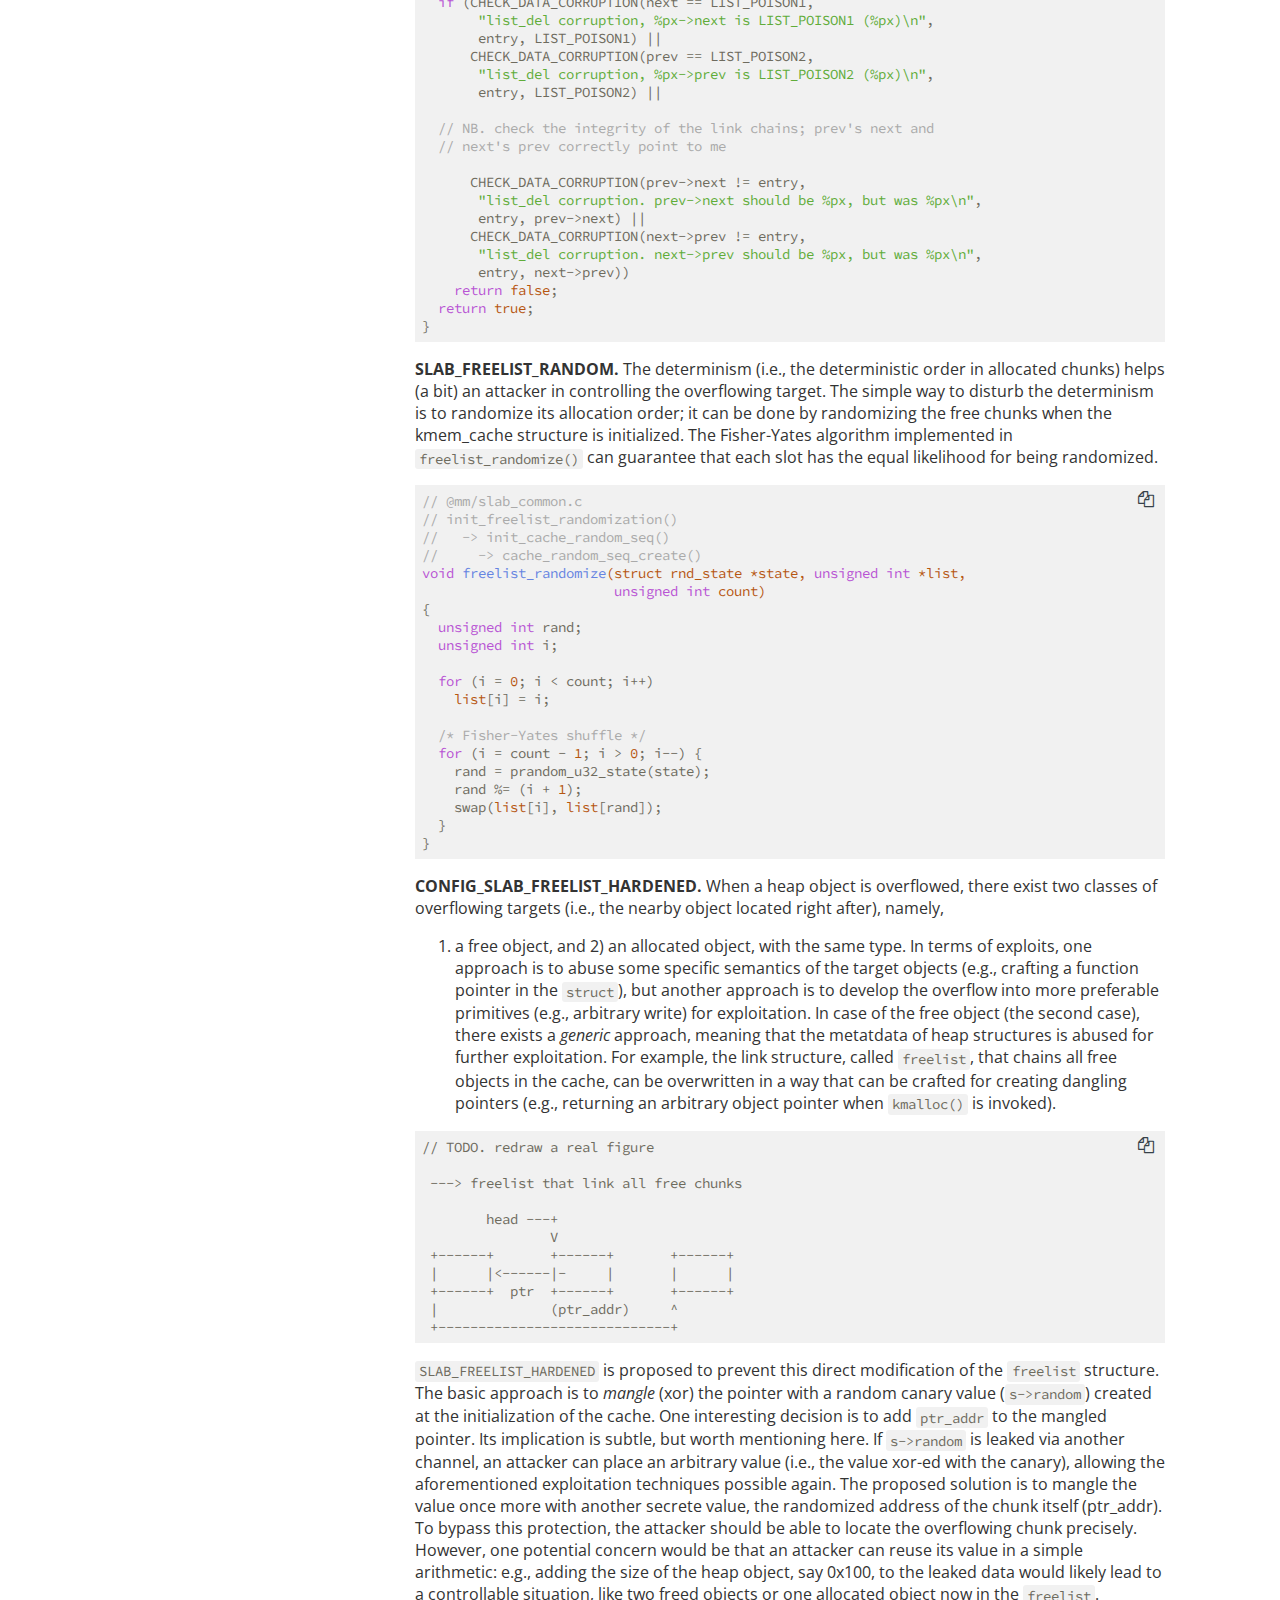
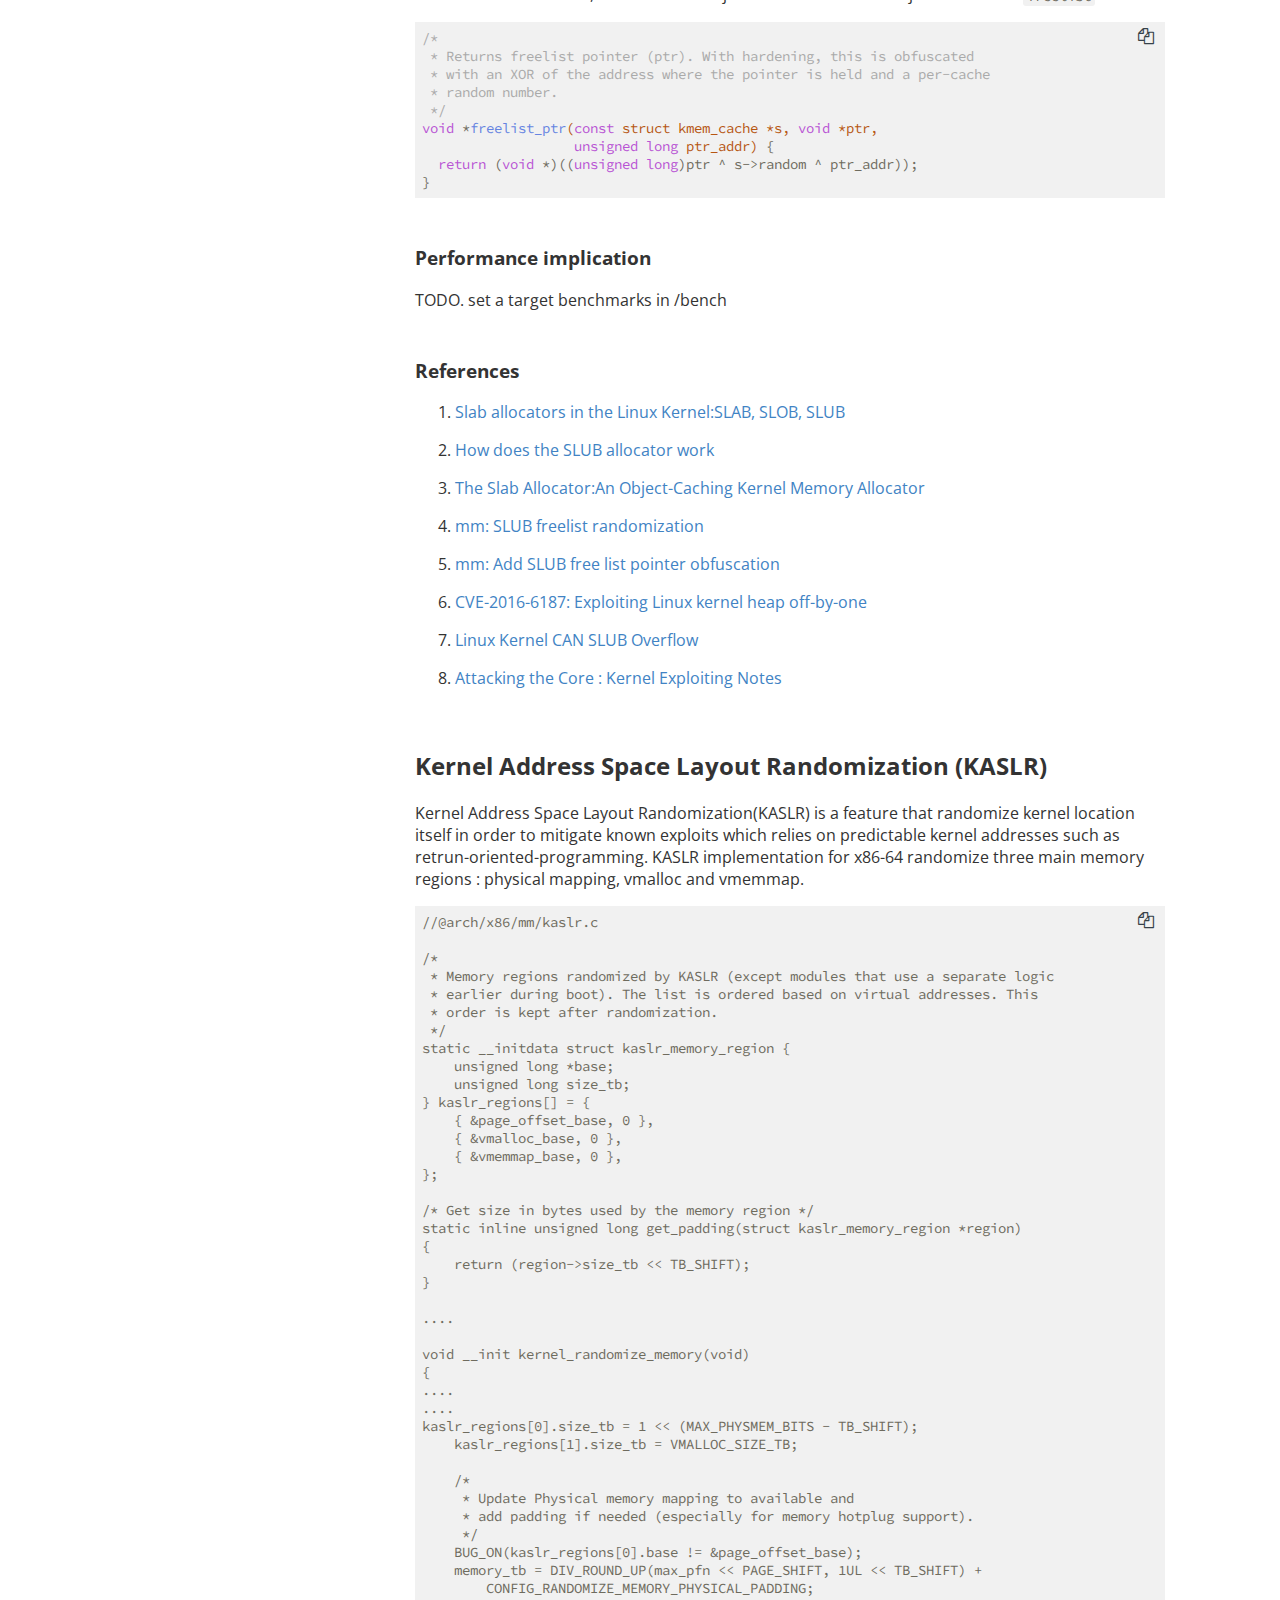
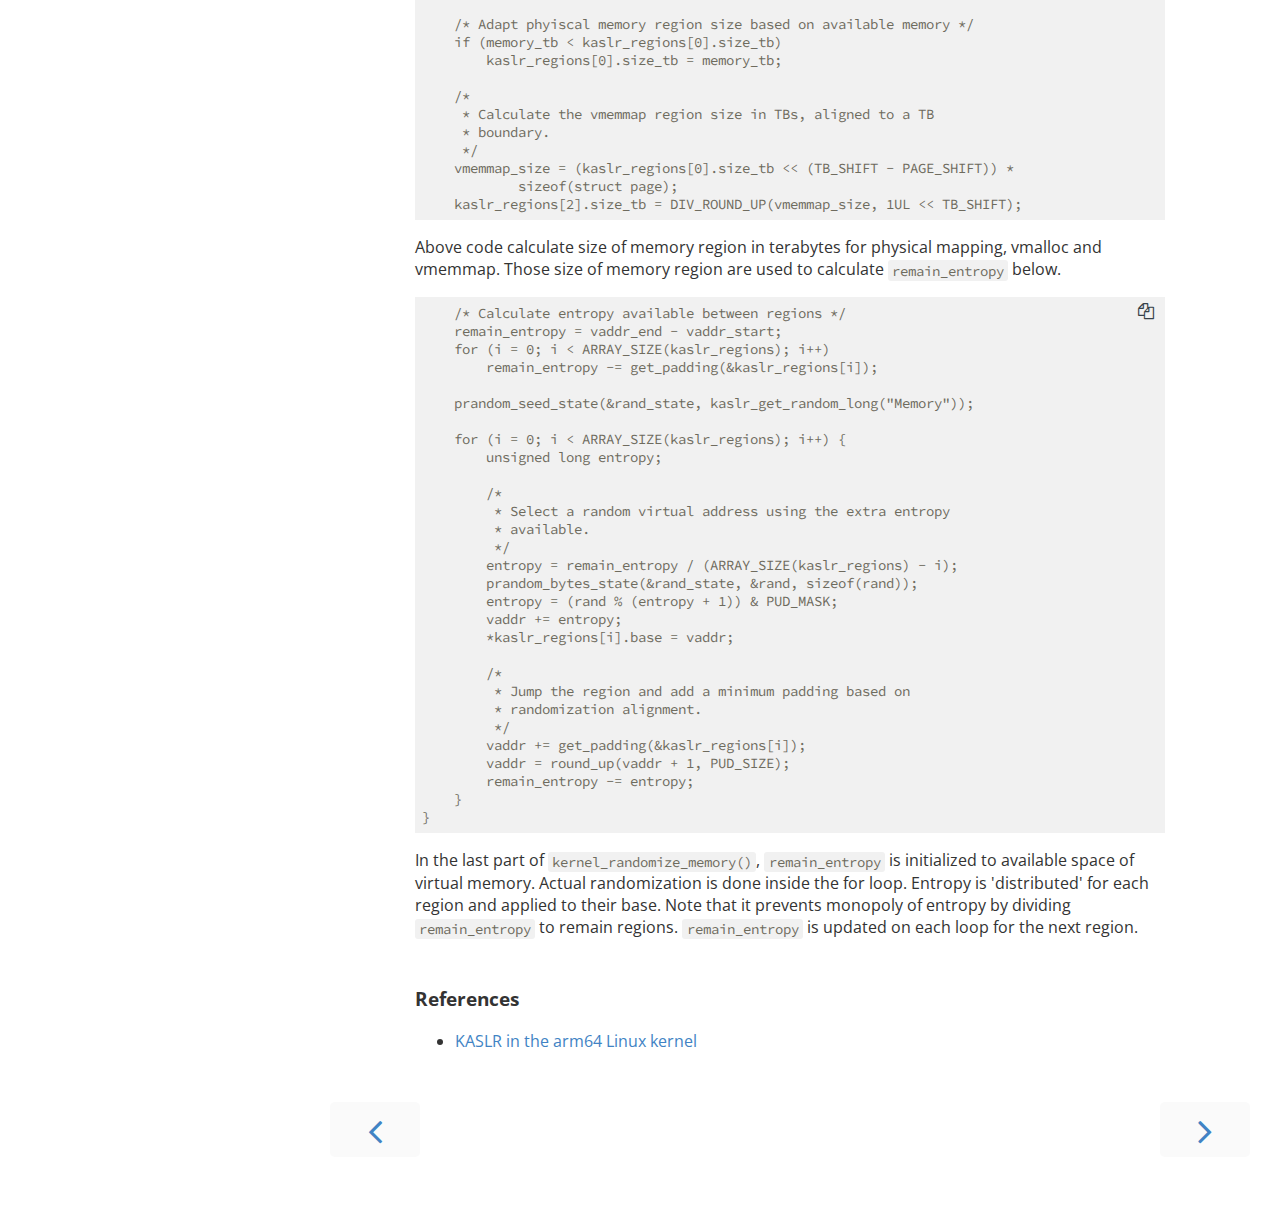
<file: docs/heap-ovfl.html>
<!DOCTYPE HTML>
<html lang="en" class="sidebar-visible no-js">
    <head>
        <!-- Book generated using mdBook -->
        <meta charset="UTF-8">
        <title>Mitigating Heap Overflows - Analysis on Kernel Self-Protection: Understanding Security and Performance Implication</title>
        

        <meta content="text/html; charset=utf-8" http-equiv="Content-Type">
        <meta name="description" content="">
        <meta name="viewport" content="width=device-width, initial-scale=1">
        <meta name="theme-color" content="#ffffff" />

        <link rel="shortcut icon" href="favicon.png">
        <link rel="stylesheet" href="css/variables.css">
        <link rel="stylesheet" href="css/general.css">
        <link rel="stylesheet" href="css/chrome.css">
        <link rel="stylesheet" href="css/print.css" media="print">

        <!-- Fonts -->
        <link rel="stylesheet" href="FontAwesome/css/font-awesome.css">
        <link href="https://fonts.googleapis.com/css?family=Open+Sans:300italic,400italic,600italic,700italic,800italic,400,300,600,700,800" rel="stylesheet" type="text/css">
        <link href="https://fonts.googleapis.com/css?family=Source+Code+Pro:500" rel="stylesheet" type="text/css">

        <!-- Highlight.js Stylesheets -->
        <link rel="stylesheet" href="highlight.css">
        <link rel="stylesheet" href="tomorrow-night.css">
        <link rel="stylesheet" href="ayu-highlight.css">

        <!-- Custom theme stylesheets -->
        
        <link rel="stylesheet" href="assets/css/custom.css">
        

        
    </head>
    <body class="light">
        <!-- Provide site root to javascript -->
        <script type="text/javascript">
            var path_to_root = "";
            var default_theme = "light";
        </script>

        <!-- Work around some values being stored in localStorage wrapped in quotes -->
        <script type="text/javascript">
            try {
                var theme = localStorage.getItem('mdbook-theme');
                var sidebar = localStorage.getItem('mdbook-sidebar');

                if (theme.startsWith('"') && theme.endsWith('"')) {
                    localStorage.setItem('mdbook-theme', theme.slice(1, theme.length - 1));
                }

                if (sidebar.startsWith('"') && sidebar.endsWith('"')) {
                    localStorage.setItem('mdbook-sidebar', sidebar.slice(1, sidebar.length - 1));
                }
            } catch (e) { }
        </script>

        <!-- Set the theme before any content is loaded, prevents flash -->
        <script type="text/javascript">
            var theme;
            try { theme = localStorage.getItem('mdbook-theme'); } catch(e) { }
            if (theme === null || theme === undefined) { theme = default_theme; }
            document.body.className = theme;
            document.querySelector('html').className = theme + ' js';
        </script>

        <!-- Hide / unhide sidebar before it is displayed -->
        <script type="text/javascript">
            var html = document.querySelector('html');
            var sidebar = 'hidden';
            if (document.body.clientWidth >= 1080) {
                try { sidebar = localStorage.getItem('mdbook-sidebar'); } catch(e) { }
                sidebar = sidebar || 'visible';
            }
            html.classList.remove('sidebar-visible');
            html.classList.add("sidebar-" + sidebar);
        </script>

        <nav id="sidebar" class="sidebar" aria-label="Table of contents">
            <div class="sidebar-scrollbox">
<div class="sidebar-scrollbox"><ol class="chapter">
<li><a href="stack-ovfl.html"><strong aria-hidden="true">1.&nbsp;</strong>Stack Overflows</a></li>
  <li><ol class="section">
<li><a href="stack-ovfl.html#preventing-stack-clash"><strong aria-hidden="true">1.1.&nbsp;</strong>Stack Clash</a></li>
<li><a href="stack-ovfl.html#protecting-thread_info"><strong aria-hidden="true">1.2.&nbsp;</strong>Hardening thread_info</a></li>
<li><a href="stack-ovfl.html#stack-canary-ssp"><strong aria-hidden="true">1.3.&nbsp;</strong>SSP</a></li>
  </li></ol>
<li><a href="heap-ovfl.html"><strong aria-hidden="true">2.&nbsp;</strong>Heap Overflows</a></li>
  <li><ol class="section">
<li><a href="heap-ovfl.html#kernel-address-space-layout-randomization-kaslr"><strong aria-hidden="true">2.1.&nbsp;</strong>KASLR</a></li>
  </li></ol>
<li><a href="int-ovfl.html"><strong aria-hidden="true">3.&nbsp;</strong>Integer Overflows</a></li>
  <li><ol class="section">
<li><a href="int-ovfl.html#preventing-refcount-overflows"><strong aria-hidden="true">3.1.&nbsp;</strong>Refcount</a></li>
<li><a href="int-ovfl.html#tools-to-prevent-integer-overflows"><strong aria-hidden="true">3.2.&nbsp;</strong>Safe Interfaces</a></li>
  </li></ol>
<li><a href="infoleak.html"><strong aria-hidden="true">4.&nbsp;</strong>Information Leaks</a></li>
<li><a href="side-channel.html"><strong aria-hidden="true">5.&nbsp;</strong>Side-channel Attacks</a></li>
  <li><ol class="section">
<li><a href="side-channel.html#mitigating-kaslr-and-meltdown"><strong aria-hidden="true">5.1.&nbsp;</strong>Meltdown</a></li>
<li><a href="side-channel.html#mitigating-spectre"><strong aria-hidden="true">5.2.&nbsp;</strong>Spectre</a></li>
  </li></ol>
<li><a href="bpf.html"><strong aria-hidden="true">6.&nbsp;</strong>eBPF Security</a></li>
  <li><ol class="section">
<li><a href="bpf.html#constant-blinding-in-jit"><strong aria-hidden="true">6.1.&nbsp;</strong>Constant Blinding</a></li>
<li><a href="bpf.html#preventing-spectre"><strong aria-hidden="true">6.2.&nbsp;</strong>Spectre</a></li>
  </li></ol>
<li><a href="rop.html"><strong aria-hidden="true">7.&nbsp;</strong>Code Reuse Attack</a></li>
  <li><ol class="section">
<li><a href="rop.html#pax-reuse-attack-protector-rap"><strong aria-hidden="true">7.1.&nbsp;</strong>PAX RAP</a></li>
<li><a href="rop.html#arm's-memory-tagging-extensions-mte"><strong aria-hidden="true">7.2.&nbsp;</strong>MTE</a></li>
  </li></ol>
<li><a href="compiler.html"><strong aria-hidden="true">8.&nbsp;</strong>GCC Plugins</a></li>
  <li><ol class="section">
<li><a href="compiler.html#preventing-information-leaks"><strong aria-hidden="true">8.1.&nbsp;</strong>Information Leak Prevention</a></li>
<li><a href="compiler.html#randomizing-kernel-data-structures"><strong aria-hidden="true">8.2.&nbsp;</strong>Kernel Structure Attack Mitigation</a></li>
  </li></ol>
<li><a href="misc.html"><strong aria-hidden="true">9.&nbsp;</strong>Miscellaneous Topics</a></li>
  <li><ol class="section">
<li><a href="misc.html#eliminating-variable-length-arrays-vla"><strong aria-hidden="true">9.1.&nbsp;</strong>VLA</a></li>
<li><a href="misc.html#preventing-mistakes-in-switchcase"><strong aria-hidden="true">9.2.&nbsp;</strong>Fallthrough</a></li>
<li><a href="misc.html#fortify"><strong aria-hidden="true">9.3.&nbsp;</strong>Fortify</a></li>
<li><a href="misc.html#livepatch"><strong aria-hidden="true">9.4.&nbsp;</strong>Livepatch</a></li>
  </li></ol>
<li class="spacer"></li><li class="affix">
<a href="authors.html">Contributors</a></li>
</ol></div>
            <div id="sidebar-resize-handle" class="sidebar-resize-handle"></div>
        </nav>

        <div id="page-wrapper" class="page-wrapper">

            <div class="page">
                
                <div id="menu-bar" class="menu-bar">
                    <div id="menu-bar-sticky-container">
                        <div class="left-buttons">
                            <button id="sidebar-toggle" class="icon-button" type="button" title="Toggle Table of Contents" aria-label="Toggle Table of Contents" aria-controls="sidebar">
                                <i class="fa fa-bars"></i>
                            </button>
                            <button id="theme-toggle" class="icon-button" type="button" title="Change theme" aria-label="Change theme" aria-haspopup="true" aria-expanded="false" aria-controls="theme-list">
                                <i class="fa fa-paint-brush"></i>
                            </button>
                            <ul id="theme-list" class="theme-popup" aria-label="Themes" role="menu">
                                <li role="none"><button role="menuitem" class="theme" id="light">Light (default)</button></li>
                                <li role="none"><button role="menuitem" class="theme" id="rust">Rust</button></li>
                                <li role="none"><button role="menuitem" class="theme" id="coal">Coal</button></li>
                                <li role="none"><button role="menuitem" class="theme" id="navy">Navy</button></li>
                                <li role="none"><button role="menuitem" class="theme" id="ayu">Ayu</button></li>
                            </ul>
                            
                            <button id="search-toggle" class="icon-button" type="button" title="Search. (Shortkey: s)" aria-label="Toggle Searchbar" aria-expanded="false" aria-keyshortcuts="S" aria-controls="searchbar">
                                <i class="fa fa-search"></i>
                            </button>
                            
                        </div>

                        <h1 class="menu-title">Analysis on Kernel Self-Protection: Understanding Security and Performance Implication</h1>

                        <div class="right-buttons">
                            <a href="print.html" title="Print this book" aria-label="Print this book">
                                <i id="print-button" class="fa fa-print"></i>
                            </a>
                            
                        </div>
                    </div>
                </div>

                
                <div id="search-wrapper" class="hidden">
                    <form id="searchbar-outer" class="searchbar-outer">
                        <input type="search" name="search" id="searchbar" name="searchbar" placeholder="Search this book ..." aria-controls="searchresults-outer" aria-describedby="searchresults-header">
                    </form>
                    <div id="searchresults-outer" class="searchresults-outer hidden">
                        <div id="searchresults-header" class="searchresults-header"></div>
                        <ul id="searchresults">
                        </ul>
                    </div>
                </div>
                

                <!-- Apply ARIA attributes after the sidebar and the sidebar toggle button are added to the DOM -->
                <script type="text/javascript">
                    document.getElementById('sidebar-toggle').setAttribute('aria-expanded', sidebar === 'visible');
                    document.getElementById('sidebar').setAttribute('aria-hidden', sidebar !== 'visible');
                    Array.from(document.querySelectorAll('#sidebar a')).forEach(function(link) {
                        link.setAttribute('tabIndex', sidebar === 'visible' ? 0 : -1);
                    });
                </script>

                <div id="content" class="content">
                    <main>
                        <p><br/><table></p>
<colgroup>
<col width="40%" />
<col width="12%" />
<col width="12%" />
<col width="12%" />
<col width="12%" />
<col width="12%" />
</colgroup>
<thead>
<tr class="header">
<th align="left">Kconfig</th>
<th align="left">A</th>
<th align="left">A+</th>
<th align="left">F</th>
<th align="left">U</th>
<th align="left">U+</th>
</tr>
</thead>
<tbody>
<tr class="odd">
<td align="left">DEBUG_LIST</td>
<td align="left">N</td>
<td align="left"><b>Y</b></td>
<td align="left"><b>Y</b></td>
<td align="left">N</td>
<td align="left">N</td>
</tr>
<tr class="even">
<td align="left">SLAB_FREELIST_HARDENED</td>
<td align="left"><b>Y</b></td>
<td align="left"><b>Y</b></td>
<td align="left"><b>Y</b></td>
<td align="left"><b>Y</b></td>
<td align="left"><b>Y</b></td>
</tr>
<tr class="odd">
<td align="left">SLAB_FREELIST_RANDOM</td>
<td align="left"><b>Y</b></td>
<td align="left"><b>Y</b></td>
<td align="left"><b>Y</b></td>
<td align="left"><b>Y</b></td>
<td align="left"><b>Y</b></td>
</tr>
</tbody>
</table>
<center>
<small>
<p>
<strong>A</strong>: Arch 5.1.8,<strong>A+</strong>: Arch Harden 5.1.11,<strong>F</strong>: Fedora 5.1.8,<strong>U</strong>: Ubuntu 5.0.0,<strong>U+</strong>: Ubuntu LTE 4.15.0
</p>
</small>
</center>
<br/>
<h1><a class="header" href="#mitigating-heap-overflows" id="mitigating-heap-overflows">Mitigating Heap Overflows</a></h1>
<h2><a class="header" href="#protecting-the-integrity-of-heap-metadata" id="protecting-the-integrity-of-heap-metadata">Protecting the integrity of heap metadata</a></h2>
<p>Manipulating a list entry, if crafted, introduces a traditionally,
well-known attack vector, as known as <em>usafe unlink</em>. Simply put, an
attacker can launch an semi-arbitrary memory write by overwriting the
list entry (e.g., via heap overflow), illustrated like below:</p>
<pre><code># TODO. draw a real figure

  prev           cur            next
 +------+       +------+       +------+
 |      |------&gt;| PPPP-|------&gt;|      |
 |      |&lt;------|-VVVV |&lt;------|      |
 +------+       +------+       +------+

 *(PPPP+8) = VVVV
 *VVVV = PPPP (restricted)

 so to do *dst = val, an attacker can overwrite cur's list by [dst-8, val].
</code></pre>
<p>Before deleting a list entry, it firsts performs an integrity check,
<code>__list_del_entry_valid()</code>, and after the deletion, it poisons
the list entries to assist better debugging---it tends to prevent
data pointer leaks when there is a dangling pointer to the freed object.</p>
<pre><code class="language-c">// @include/linux/list.h
void list_del(struct list_head *entry)
{
  __list_del_entry(entry);

  entry-&gt;next = LIST_POISON1; // 0xdead000000000100 
  entry-&gt;prev = LIST_POISON2; // 0xdead000000000200 
}

void __list_del_entry(struct list_head *entry)
{
  if (!__list_del_entry_valid(entry))
    return;
  __list_del(entry-&gt;prev, entry-&gt;next);
}

void __list_del(struct list_head * prev, struct list_head * next)
{
  next-&gt;prev = prev;
  prev-&gt;next = next;
}
</code></pre>
<p>Two conditions are checked:</p>
<ol>
<li>whether attempting to perform a deletion on a freed list entry
(e.g., double delete);</li>
<li>the indicated previous entry points to itself, vise versa for the
indicated next entry.
For 1), <code>POISON1/2</code> inserted during the deletion process help to
recognize the invariant. These checks are similarly performed for the
addition.</li>
</ol>
<pre><code class="language-c">bool __list_del_entry_valid(struct list_head *entry)
{
  struct list_head *prev, *next;

  prev = entry-&gt;prev;
  next = entry-&gt;next;

  // NB. first check if we are attempting to delete
  // previous deleted entry
  if (CHECK_DATA_CORRUPTION(next == LIST_POISON1,
       &quot;list_del corruption, %px-&gt;next is LIST_POISON1 (%px)\n&quot;,
       entry, LIST_POISON1) ||
      CHECK_DATA_CORRUPTION(prev == LIST_POISON2,
       &quot;list_del corruption, %px-&gt;prev is LIST_POISON2 (%px)\n&quot;,
       entry, LIST_POISON2) ||

  // NB. check the integrity of the link chains; prev's next and
  // next's prev correctly point to me

      CHECK_DATA_CORRUPTION(prev-&gt;next != entry,
       &quot;list_del corruption. prev-&gt;next should be %px, but was %px\n&quot;,
       entry, prev-&gt;next) ||
      CHECK_DATA_CORRUPTION(next-&gt;prev != entry,
       &quot;list_del corruption. next-&gt;prev should be %px, but was %px\n&quot;,
       entry, next-&gt;prev))
    return false;
  return true;
}
</code></pre>
<p><strong>SLAB_FREELIST_RANDOM.</strong>
The determinism (i.e., the deterministic order in allocated chunks)
helps (a bit) an attacker
in controlling the overflowing target.
The simple way to disturb the determinism is to randomize
its allocation order;
it can be done by randomizing the free chunks
when the kmem_cache structure is initialized.
The Fisher-Yates algorithm implemented
in <code>freelist_randomize()</code>
can guarantee that each slot has
the equal likelihood for being randomized.</p>
<pre><code class="language-c">// @mm/slab_common.c
// init_freelist_randomization()
//   -&gt; init_cache_random_seq()
//     -&gt; cache_random_seq_create()
void freelist_randomize(struct rnd_state *state, unsigned int *list,
                        unsigned int count)
{
  unsigned int rand;
  unsigned int i;

  for (i = 0; i &lt; count; i++)
    list[i] = i;

  /* Fisher-Yates shuffle */
  for (i = count - 1; i &gt; 0; i--) {
    rand = prandom_u32_state(state);
    rand %= (i + 1);
    swap(list[i], list[rand]);
  }
}
</code></pre>
<p><strong>CONFIG_SLAB_FREELIST_HARDENED.</strong>
When a heap object is overflowed,
there exist two classes of overflowing targets 
(i.e., the nearby object located right after), namely,</p>
<ol>
<li>a free object, and 2) an allocated object,
with the same type.
In terms of exploits,
one approach is to abuse some specific semantics
of the target objects (e.g., crafting a function pointer in the <code>struct</code>),
but another approach is to
develop the overflow into
more preferable primitives
(e.g., arbitrary write)
for exploitation.
In case of the free object (the second case),
there exists a <em>generic</em> approach,
meaning that the metatdata of heap structures
is abused for further exploitation.
For example, the link structure, called <code>freelist</code>,
that chains all free objects in the cache,
can be overwritten in a way
that can be crafted for creating dangling pointers
(e.g., returning an arbitrary object pointer
when <code>kmalloc()</code> is invoked).</li>
</ol>
<pre><code>// TODO. redraw a real figure

 ---&gt; freelist that link all free chunks
 
        head ---+
                V
 +------+       +------+       +------+
 |      |&lt;------|-     |       |      |
 +------+  ptr  +------+       +------+
 |              (ptr_addr)     ^
 +-----------------------------+ 
</code></pre>
<p><code>SLAB_FREELIST_HARDENED</code> is proposed to
prevent this direct modification
of the <code>freelist</code> structure.
The basic approach is to <em>mangle</em>
(xor)
the pointer with a random canary value
(<code>s-&gt;random</code>)
created at the initialization of the cache.
One interesting decision is to add <code>ptr_addr</code>
to the mangled pointer.
Its implication is subtle, but worth mentioning here.
If <code>s-&gt;random</code> is leaked via another channel,
an attacker can place
an arbitrary value (i.e., the value xor-ed with the canary),
allowing the aforementioned exploitation techniques possible again.
The proposed solution is
to mangle the value once more
with another secrete value,
the randomized address of the chunk itself (ptr_addr).
To bypass this protection,
the attacker should be able to locate
the overflowing chunk precisely.
However, one potential concern
would be that
an attacker can reuse its value in a simple arithmetic:
e.g., adding the size of the heap object, say 0x100,
to the leaked data
would likely lead to a controllable situation,
like two freed objects or one allocated object
now in the <code>freelist</code>.</p>
<pre><code class="language-c">/*
 * Returns freelist pointer (ptr). With hardening, this is obfuscated
 * with an XOR of the address where the pointer is held and a per-cache
 * random number.
 */
void *freelist_ptr(const struct kmem_cache *s, void *ptr,
                   unsigned long ptr_addr) {
  return (void *)((unsigned long)ptr ^ s-&gt;random ^ ptr_addr));
}
</code></pre>
<h3><a class="header" href="#performance-implication" id="performance-implication">Performance implication</a></h3>
<p>TODO. set a target benchmarks in /bench</p>
<h3><a class="header" href="#references" id="references">References</a></h3>
<ol>
<li>
<p><a href="https://events.static.linuxfound.org/sites/events/files/slides/slaballocators.pdf">Slab allocators in the Linux Kernel:SLAB, SLOB, SLUB</a></p>
</li>
<li>
<p><a href="https://events.static.linuxfound.org/images/stories/pdf/klf2012_kim.pdf">How does the SLUB allocator work</a></p>
</li>
<li>
<p><a href="https://people.eecs.berkeley.edu/%7Ekubitron/courses/cs194-24-S14/hand-outs/bonwick_slab.pdf">The Slab Allocator:An Object-Caching Kernel Memory Allocator</a></p>
</li>
<li>
<p><a href="https://git.kernel.org/pub/scm/linux/kernel/git/torvalds/linux.git/commit/?id=210e7a43fa905bccafa9bb5966fba1d71f33eb8b">mm: SLUB freelist randomization</a></p>
</li>
<li>
<p><a href="https://patchwork.kernel.org/patch/9864165/">mm: Add SLUB free list pointer obfuscation</a></p>
</li>
<li>
<p><a href="http://cyseclabs.com/blog/cve-2016-6187-heap-off-by-one-exploit">CVE-2016-6187: Exploiting Linux kernel heap off-by-one</a></p>
</li>
<li>
<p><a href="https://jon.oberheide.org/blog/2010/09/10/linux-kernel-can-slub-overflow/">Linux Kernel CAN SLUB Overflow</a></p>
</li>
<li>
<p><a href="http://phrack.org/issues/64/6.html">Attacking the Core : Kernel Exploiting Notes</a></p>
</li>
</ol>
<h2><a class="header" href="#kernel-address-space-layout-randomization-kaslr" id="kernel-address-space-layout-randomization-kaslr">Kernel Address Space Layout Randomization (KASLR)</a></h2>
<p>Kernel Address Space Layout Randomization(KASLR) is a feature that randomize kernel location itself in order to mitigate known exploits which relies on predictable kernel addresses such as retrun-oriented-programming. KASLR implementation for x86-64 randomize three main memory regions : physical mapping, vmalloc and vmemmap. </p>
<pre><code>//@arch/x86/mm/kaslr.c

/*
 * Memory regions randomized by KASLR (except modules that use a separate logic
 * earlier during boot). The list is ordered based on virtual addresses. This
 * order is kept after randomization.
 */
static __initdata struct kaslr_memory_region {
	unsigned long *base;
	unsigned long size_tb;
} kaslr_regions[] = {
	{ &amp;page_offset_base, 0 },
	{ &amp;vmalloc_base, 0 },
	{ &amp;vmemmap_base, 0 },
};

/* Get size in bytes used by the memory region */
static inline unsigned long get_padding(struct kaslr_memory_region *region)
{
	return (region-&gt;size_tb &lt;&lt; TB_SHIFT);
}

....

void __init kernel_randomize_memory(void)
{
....
....
kaslr_regions[0].size_tb = 1 &lt;&lt; (MAX_PHYSMEM_BITS - TB_SHIFT);
	kaslr_regions[1].size_tb = VMALLOC_SIZE_TB;

	/*
	 * Update Physical memory mapping to available and
	 * add padding if needed (especially for memory hotplug support).
	 */
	BUG_ON(kaslr_regions[0].base != &amp;page_offset_base);
	memory_tb = DIV_ROUND_UP(max_pfn &lt;&lt; PAGE_SHIFT, 1UL &lt;&lt; TB_SHIFT) +
		CONFIG_RANDOMIZE_MEMORY_PHYSICAL_PADDING;

	/* Adapt phyiscal memory region size based on available memory */
	if (memory_tb &lt; kaslr_regions[0].size_tb)
		kaslr_regions[0].size_tb = memory_tb;

	/*
	 * Calculate the vmemmap region size in TBs, aligned to a TB
	 * boundary.
	 */
	vmemmap_size = (kaslr_regions[0].size_tb &lt;&lt; (TB_SHIFT - PAGE_SHIFT)) *
			sizeof(struct page);
	kaslr_regions[2].size_tb = DIV_ROUND_UP(vmemmap_size, 1UL &lt;&lt; TB_SHIFT);
</code></pre>
<p>Above code calculate size of memory region in terabytes for physical mapping, vmalloc and vmemmap. Those size of memory region are used to calculate <code>remain_entropy</code> below.</p>
<pre><code>	/* Calculate entropy available between regions */
	remain_entropy = vaddr_end - vaddr_start;
	for (i = 0; i &lt; ARRAY_SIZE(kaslr_regions); i++)
		remain_entropy -= get_padding(&amp;kaslr_regions[i]);

	prandom_seed_state(&amp;rand_state, kaslr_get_random_long(&quot;Memory&quot;));

	for (i = 0; i &lt; ARRAY_SIZE(kaslr_regions); i++) {
		unsigned long entropy;

		/*
		 * Select a random virtual address using the extra entropy
		 * available.
		 */
		entropy = remain_entropy / (ARRAY_SIZE(kaslr_regions) - i);
		prandom_bytes_state(&amp;rand_state, &amp;rand, sizeof(rand));
		entropy = (rand % (entropy + 1)) &amp; PUD_MASK;
		vaddr += entropy;
		*kaslr_regions[i].base = vaddr;

		/*
		 * Jump the region and add a minimum padding based on
		 * randomization alignment.
		 */
		vaddr += get_padding(&amp;kaslr_regions[i]);
		vaddr = round_up(vaddr + 1, PUD_SIZE);
		remain_entropy -= entropy;
	}
}
</code></pre>
<p>In the last part of <code>kernel_randomize_memory()</code>, <code>remain_entropy</code> is initialized to available space of virtual memory. Actual randomization is done inside the for loop. Entropy is 'distributed' for each region and applied to their base. Note that it prevents monopoly of entropy by dividing <code>remain_entropy</code> to remain regions. <code>remain_entropy</code> is updated on each loop for the next region. </p>
<h3><a class="header" href="#references-1" id="references-1">References</a></h3>
<ul>
<li><a href="http://www.workofard.com/2016/05/kaslr-in-the-arm64-kernel/">KASLR in the arm64 Linux kernel</a></li>
</ul>

                    </main>

                    <nav class="nav-wrapper" aria-label="Page navigation">
                        <!-- Mobile navigation buttons -->
                        
                            <a rel="prev" href="stack-ovfl.html" class="mobile-nav-chapters previous" title="Previous chapter" aria-label="Previous chapter" aria-keyshortcuts="Left">
                                <i class="fa fa-angle-left"></i>
                            </a>
                        

                        
                            <a rel="next" href="int-ovfl.html" class="mobile-nav-chapters next" title="Next chapter" aria-label="Next chapter" aria-keyshortcuts="Right">
                                <i class="fa fa-angle-right"></i>
                            </a>
                        

                        <div style="clear: both"></div>
                    </nav>
                </div>
            </div>

            <nav class="nav-wide-wrapper" aria-label="Page navigation">
                
                    <a href="stack-ovfl.html" class="nav-chapters previous" title="Previous chapter" aria-label="Previous chapter" aria-keyshortcuts="Left">
                        <i class="fa fa-angle-left"></i>
                    </a>
                

                
                    <a href="int-ovfl.html" class="nav-chapters next" title="Next chapter" aria-label="Next chapter" aria-keyshortcuts="Right">
                        <i class="fa fa-angle-right"></i>
                    </a>
                
            </nav>

        </div>

        

        

        

        
        <script src="elasticlunr.min.js" type="text/javascript" charset="utf-8"></script>
        <script src="mark.min.js" type="text/javascript" charset="utf-8"></script>
        <script src="searcher.js" type="text/javascript" charset="utf-8"></script>
        

        <script src="clipboard.min.js" type="text/javascript" charset="utf-8"></script>
        <script src="highlight.js" type="text/javascript" charset="utf-8"></script>
        <script src="book.js" type="text/javascript" charset="utf-8"></script>

        <!-- Custom JS scripts -->
        
        <script type="text/javascript" src="assets/js/custom.js"></script>
        

        

    </body>
</html>
</file>
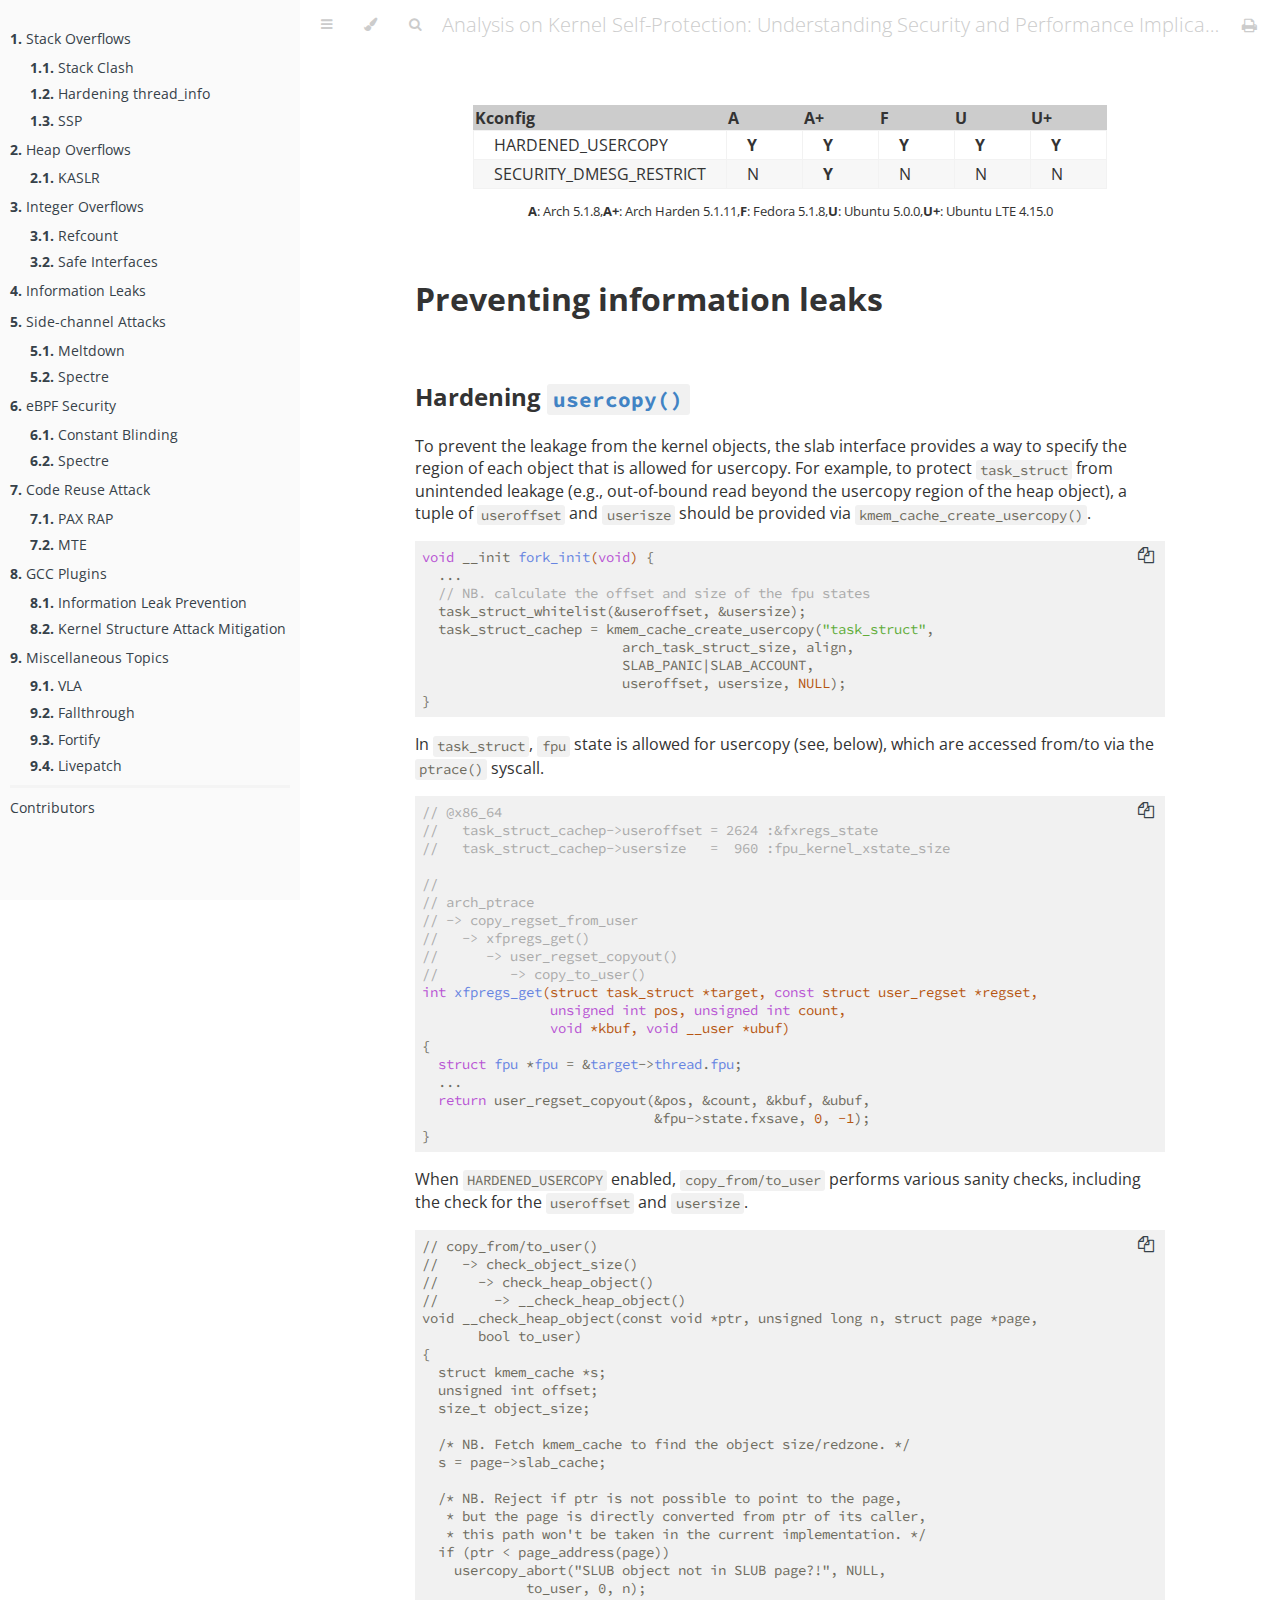
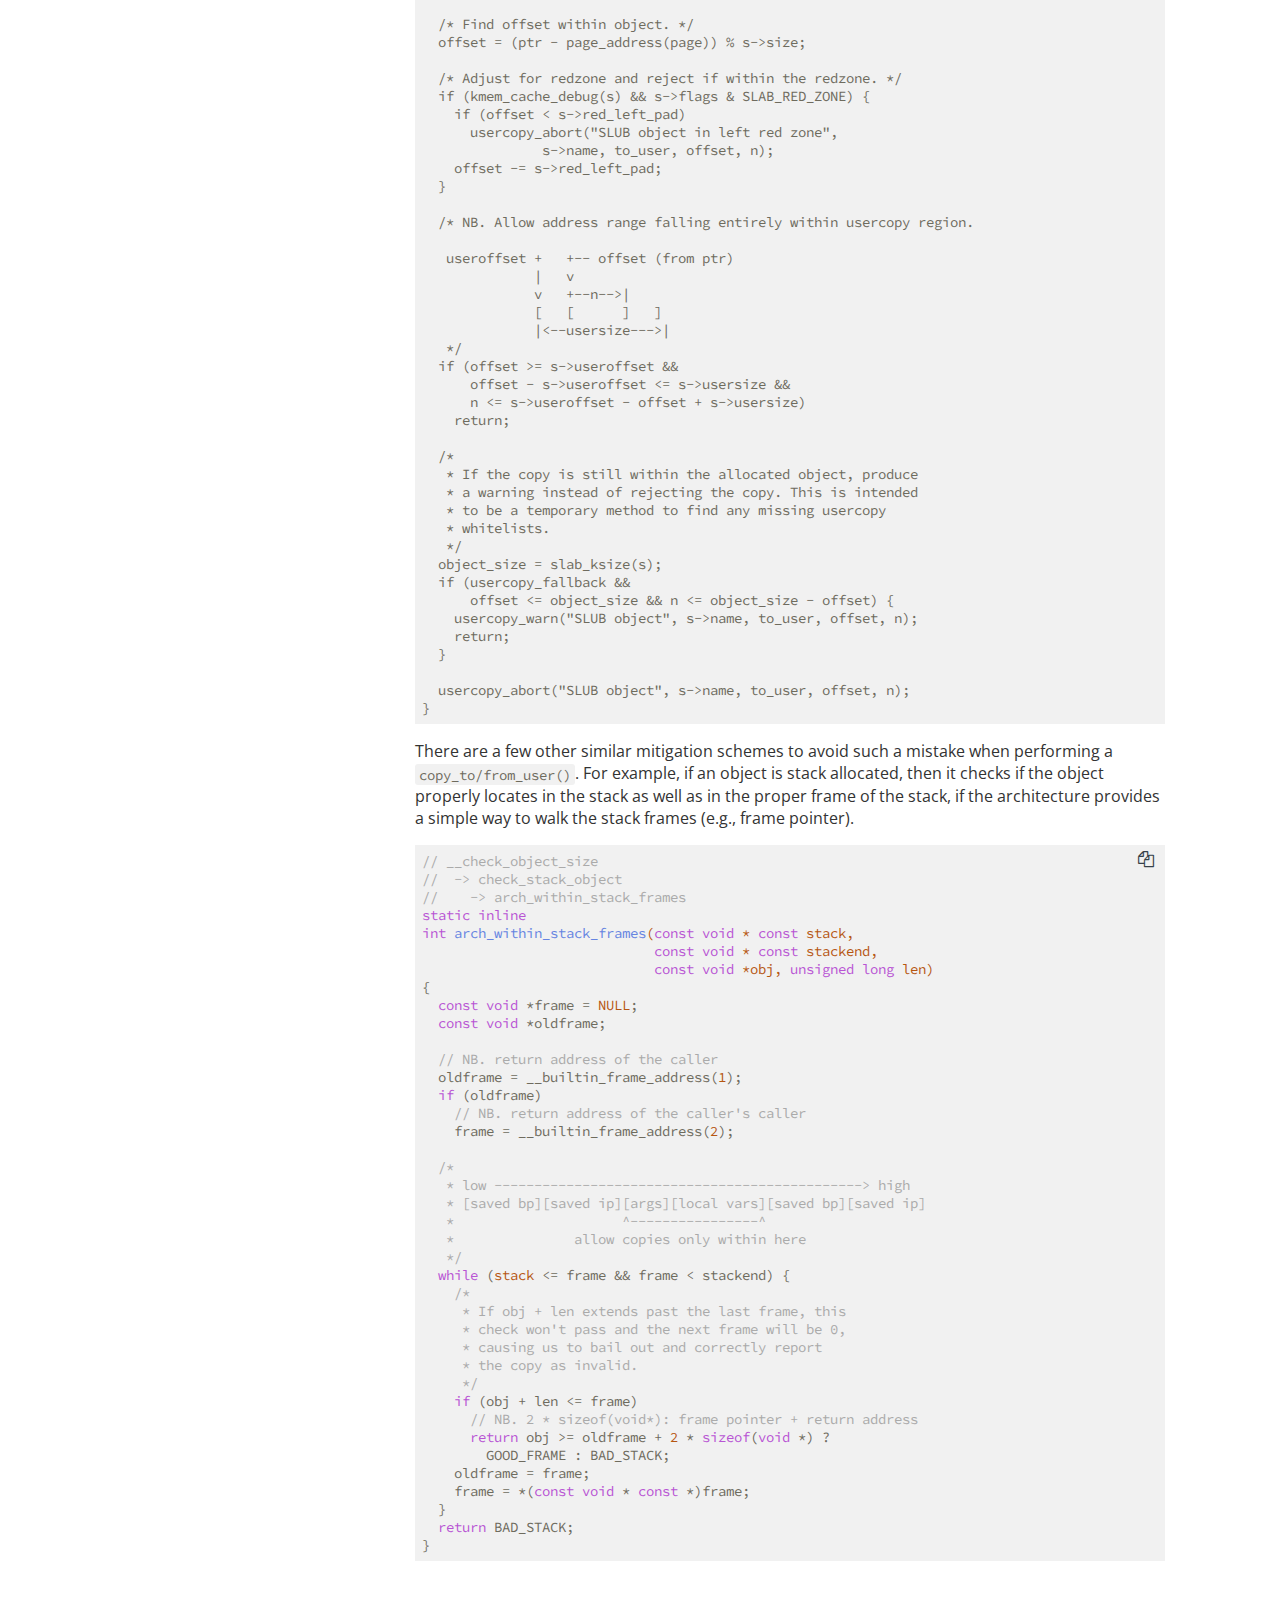
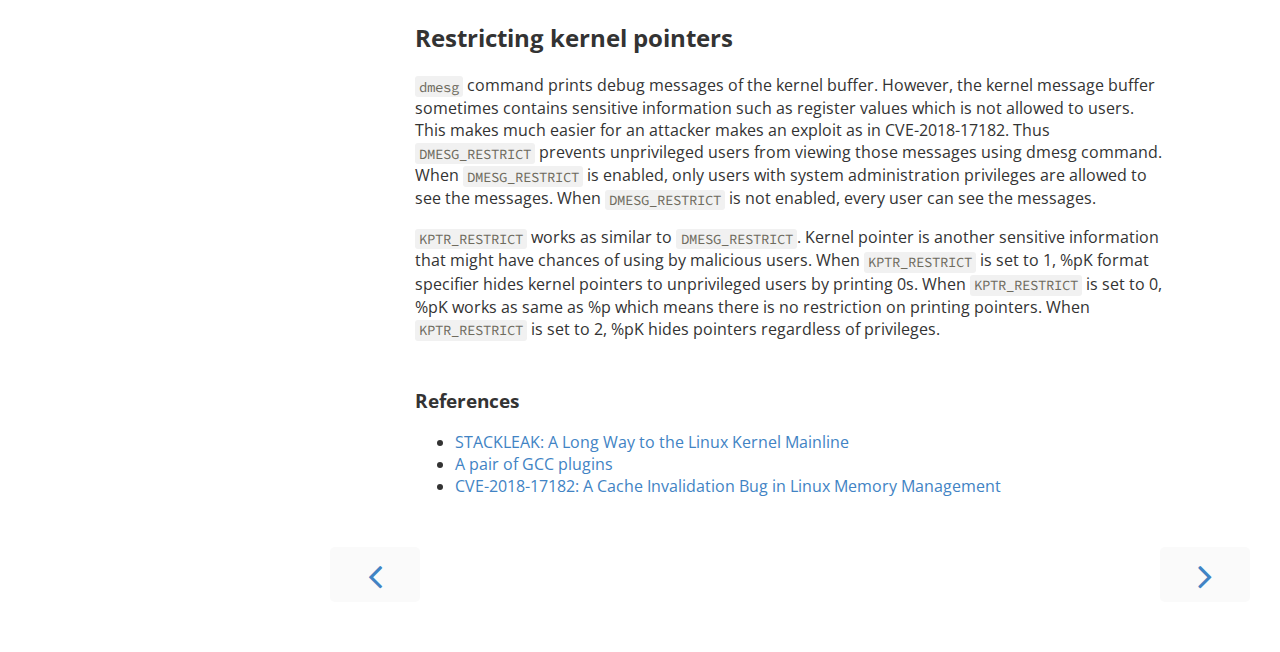
<file: docs/infoleak.html>
<!DOCTYPE HTML>
<html lang="en" class="sidebar-visible no-js">
    <head>
        <!-- Book generated using mdBook -->
        <meta charset="UTF-8">
        <title>Preventing information leaks - Analysis on Kernel Self-Protection: Understanding Security and Performance Implication</title>
        

        <meta content="text/html; charset=utf-8" http-equiv="Content-Type">
        <meta name="description" content="">
        <meta name="viewport" content="width=device-width, initial-scale=1">
        <meta name="theme-color" content="#ffffff" />

        <link rel="shortcut icon" href="favicon.png">
        <link rel="stylesheet" href="css/variables.css">
        <link rel="stylesheet" href="css/general.css">
        <link rel="stylesheet" href="css/chrome.css">
        <link rel="stylesheet" href="css/print.css" media="print">

        <!-- Fonts -->
        <link rel="stylesheet" href="FontAwesome/css/font-awesome.css">
        <link href="https://fonts.googleapis.com/css?family=Open+Sans:300italic,400italic,600italic,700italic,800italic,400,300,600,700,800" rel="stylesheet" type="text/css">
        <link href="https://fonts.googleapis.com/css?family=Source+Code+Pro:500" rel="stylesheet" type="text/css">

        <!-- Highlight.js Stylesheets -->
        <link rel="stylesheet" href="highlight.css">
        <link rel="stylesheet" href="tomorrow-night.css">
        <link rel="stylesheet" href="ayu-highlight.css">

        <!-- Custom theme stylesheets -->
        
        <link rel="stylesheet" href="assets/css/custom.css">
        

        
    </head>
    <body class="light">
        <!-- Provide site root to javascript -->
        <script type="text/javascript">
            var path_to_root = "";
            var default_theme = "light";
        </script>

        <!-- Work around some values being stored in localStorage wrapped in quotes -->
        <script type="text/javascript">
            try {
                var theme = localStorage.getItem('mdbook-theme');
                var sidebar = localStorage.getItem('mdbook-sidebar');

                if (theme.startsWith('"') && theme.endsWith('"')) {
                    localStorage.setItem('mdbook-theme', theme.slice(1, theme.length - 1));
                }

                if (sidebar.startsWith('"') && sidebar.endsWith('"')) {
                    localStorage.setItem('mdbook-sidebar', sidebar.slice(1, sidebar.length - 1));
                }
            } catch (e) { }
        </script>

        <!-- Set the theme before any content is loaded, prevents flash -->
        <script type="text/javascript">
            var theme;
            try { theme = localStorage.getItem('mdbook-theme'); } catch(e) { }
            if (theme === null || theme === undefined) { theme = default_theme; }
            document.body.className = theme;
            document.querySelector('html').className = theme + ' js';
        </script>

        <!-- Hide / unhide sidebar before it is displayed -->
        <script type="text/javascript">
            var html = document.querySelector('html');
            var sidebar = 'hidden';
            if (document.body.clientWidth >= 1080) {
                try { sidebar = localStorage.getItem('mdbook-sidebar'); } catch(e) { }
                sidebar = sidebar || 'visible';
            }
            html.classList.remove('sidebar-visible');
            html.classList.add("sidebar-" + sidebar);
        </script>

        <nav id="sidebar" class="sidebar" aria-label="Table of contents">
            <div class="sidebar-scrollbox">
<div class="sidebar-scrollbox"><ol class="chapter">
<li><a href="stack-ovfl.html"><strong aria-hidden="true">1.&nbsp;</strong>Stack Overflows</a></li>
  <li><ol class="section">
<li><a href="stack-ovfl.html#preventing-stack-clash"><strong aria-hidden="true">1.1.&nbsp;</strong>Stack Clash</a></li>
<li><a href="stack-ovfl.html#protecting-thread_info"><strong aria-hidden="true">1.2.&nbsp;</strong>Hardening thread_info</a></li>
<li><a href="stack-ovfl.html#stack-canary-ssp"><strong aria-hidden="true">1.3.&nbsp;</strong>SSP</a></li>
  </li></ol>
<li><a href="heap-ovfl.html"><strong aria-hidden="true">2.&nbsp;</strong>Heap Overflows</a></li>
  <li><ol class="section">
<li><a href="heap-ovfl.html#kernel-address-space-layout-randomization-kaslr"><strong aria-hidden="true">2.1.&nbsp;</strong>KASLR</a></li>
  </li></ol>
<li><a href="int-ovfl.html"><strong aria-hidden="true">3.&nbsp;</strong>Integer Overflows</a></li>
  <li><ol class="section">
<li><a href="int-ovfl.html#preventing-refcount-overflows"><strong aria-hidden="true">3.1.&nbsp;</strong>Refcount</a></li>
<li><a href="int-ovfl.html#tools-to-prevent-integer-overflows"><strong aria-hidden="true">3.2.&nbsp;</strong>Safe Interfaces</a></li>
  </li></ol>
<li><a href="infoleak.html"><strong aria-hidden="true">4.&nbsp;</strong>Information Leaks</a></li>
<li><a href="side-channel.html"><strong aria-hidden="true">5.&nbsp;</strong>Side-channel Attacks</a></li>
  <li><ol class="section">
<li><a href="side-channel.html#mitigating-kaslr-and-meltdown"><strong aria-hidden="true">5.1.&nbsp;</strong>Meltdown</a></li>
<li><a href="side-channel.html#mitigating-spectre"><strong aria-hidden="true">5.2.&nbsp;</strong>Spectre</a></li>
  </li></ol>
<li><a href="bpf.html"><strong aria-hidden="true">6.&nbsp;</strong>eBPF Security</a></li>
  <li><ol class="section">
<li><a href="bpf.html#constant-blinding-in-jit"><strong aria-hidden="true">6.1.&nbsp;</strong>Constant Blinding</a></li>
<li><a href="bpf.html#preventing-spectre"><strong aria-hidden="true">6.2.&nbsp;</strong>Spectre</a></li>
  </li></ol>
<li><a href="rop.html"><strong aria-hidden="true">7.&nbsp;</strong>Code Reuse Attack</a></li>
  <li><ol class="section">
<li><a href="rop.html#pax-reuse-attack-protector-rap"><strong aria-hidden="true">7.1.&nbsp;</strong>PAX RAP</a></li>
<li><a href="rop.html#arm's-memory-tagging-extensions-mte"><strong aria-hidden="true">7.2.&nbsp;</strong>MTE</a></li>
  </li></ol>
<li><a href="compiler.html"><strong aria-hidden="true">8.&nbsp;</strong>GCC Plugins</a></li>
  <li><ol class="section">
<li><a href="compiler.html#preventing-information-leaks"><strong aria-hidden="true">8.1.&nbsp;</strong>Information Leak Prevention</a></li>
<li><a href="compiler.html#randomizing-kernel-data-structures"><strong aria-hidden="true">8.2.&nbsp;</strong>Kernel Structure Attack Mitigation</a></li>
  </li></ol>
<li><a href="misc.html"><strong aria-hidden="true">9.&nbsp;</strong>Miscellaneous Topics</a></li>
  <li><ol class="section">
<li><a href="misc.html#eliminating-variable-length-arrays-vla"><strong aria-hidden="true">9.1.&nbsp;</strong>VLA</a></li>
<li><a href="misc.html#preventing-mistakes-in-switchcase"><strong aria-hidden="true">9.2.&nbsp;</strong>Fallthrough</a></li>
<li><a href="misc.html#fortify"><strong aria-hidden="true">9.3.&nbsp;</strong>Fortify</a></li>
<li><a href="misc.html#livepatch"><strong aria-hidden="true">9.4.&nbsp;</strong>Livepatch</a></li>
  </li></ol>
<li class="spacer"></li><li class="affix">
<a href="authors.html">Contributors</a></li>
</ol></div>
            <div id="sidebar-resize-handle" class="sidebar-resize-handle"></div>
        </nav>

        <div id="page-wrapper" class="page-wrapper">

            <div class="page">
                
                <div id="menu-bar" class="menu-bar">
                    <div id="menu-bar-sticky-container">
                        <div class="left-buttons">
                            <button id="sidebar-toggle" class="icon-button" type="button" title="Toggle Table of Contents" aria-label="Toggle Table of Contents" aria-controls="sidebar">
                                <i class="fa fa-bars"></i>
                            </button>
                            <button id="theme-toggle" class="icon-button" type="button" title="Change theme" aria-label="Change theme" aria-haspopup="true" aria-expanded="false" aria-controls="theme-list">
                                <i class="fa fa-paint-brush"></i>
                            </button>
                            <ul id="theme-list" class="theme-popup" aria-label="Themes" role="menu">
                                <li role="none"><button role="menuitem" class="theme" id="light">Light (default)</button></li>
                                <li role="none"><button role="menuitem" class="theme" id="rust">Rust</button></li>
                                <li role="none"><button role="menuitem" class="theme" id="coal">Coal</button></li>
                                <li role="none"><button role="menuitem" class="theme" id="navy">Navy</button></li>
                                <li role="none"><button role="menuitem" class="theme" id="ayu">Ayu</button></li>
                            </ul>
                            
                            <button id="search-toggle" class="icon-button" type="button" title="Search. (Shortkey: s)" aria-label="Toggle Searchbar" aria-expanded="false" aria-keyshortcuts="S" aria-controls="searchbar">
                                <i class="fa fa-search"></i>
                            </button>
                            
                        </div>

                        <h1 class="menu-title">Analysis on Kernel Self-Protection: Understanding Security and Performance Implication</h1>

                        <div class="right-buttons">
                            <a href="print.html" title="Print this book" aria-label="Print this book">
                                <i id="print-button" class="fa fa-print"></i>
                            </a>
                            
                        </div>
                    </div>
                </div>

                
                <div id="search-wrapper" class="hidden">
                    <form id="searchbar-outer" class="searchbar-outer">
                        <input type="search" name="search" id="searchbar" name="searchbar" placeholder="Search this book ..." aria-controls="searchresults-outer" aria-describedby="searchresults-header">
                    </form>
                    <div id="searchresults-outer" class="searchresults-outer hidden">
                        <div id="searchresults-header" class="searchresults-header"></div>
                        <ul id="searchresults">
                        </ul>
                    </div>
                </div>
                

                <!-- Apply ARIA attributes after the sidebar and the sidebar toggle button are added to the DOM -->
                <script type="text/javascript">
                    document.getElementById('sidebar-toggle').setAttribute('aria-expanded', sidebar === 'visible');
                    document.getElementById('sidebar').setAttribute('aria-hidden', sidebar !== 'visible');
                    Array.from(document.querySelectorAll('#sidebar a')).forEach(function(link) {
                        link.setAttribute('tabIndex', sidebar === 'visible' ? 0 : -1);
                    });
                </script>

                <div id="content" class="content">
                    <main>
                        <p><br/><table></p>
<colgroup>
<col width="40%" />
<col width="12%" />
<col width="12%" />
<col width="12%" />
<col width="12%" />
<col width="12%" />
</colgroup>
<thead>
<tr class="header">
<th align="left">Kconfig</th>
<th align="left">A</th>
<th align="left">A+</th>
<th align="left">F</th>
<th align="left">U</th>
<th align="left">U+</th>
</tr>
</thead>
<tbody>
<tr class="odd">
<td align="left">HARDENED_USERCOPY</td>
<td align="left"><b>Y</b></td>
<td align="left"><b>Y</b></td>
<td align="left"><b>Y</b></td>
<td align="left"><b>Y</b></td>
<td align="left"><b>Y</b></td>
</tr>
<tr class="even">
<td align="left">SECURITY_DMESG_RESTRICT</td>
<td align="left">N</td>
<td align="left"><b>Y</b></td>
<td align="left">N</td>
<td align="left">N</td>
<td align="left">N</td>
</tr>
</tbody>
</table>
<center>
<small>
<p>
<strong>A</strong>: Arch 5.1.8,<strong>A+</strong>: Arch Harden 5.1.11,<strong>F</strong>: Fedora 5.1.8,<strong>U</strong>: Ubuntu 5.0.0,<strong>U+</strong>: Ubuntu LTE 4.15.0
</p>
</small>
</center>
<br/>
<h1><a class="header" href="#preventing-information-leaks" id="preventing-information-leaks">Preventing information leaks</a></h1>
<h2><a class="header" href="#hardening-usercopy" id="hardening-usercopy">Hardening <code>usercopy()</code></a></h2>
<p>To prevent the leakage from the kernel objects,
the slab interface provides a way to specify the region
of each object that is allowed for usercopy.
For example, to protect <code>task_struct</code> from unintended leakage
(e.g., out-of-bound read beyond the usercopy region of the heap object),
a tuple of <code>useroffset</code> and <code>userisze</code> should be provided via
<code>kmem_cache_create_usercopy()</code>.</p>
<pre><code class="language-c">void __init fork_init(void) {
  ...
  // NB. calculate the offset and size of the fpu states
  task_struct_whitelist(&amp;useroffset, &amp;usersize);
  task_struct_cachep = kmem_cache_create_usercopy(&quot;task_struct&quot;,
                         arch_task_struct_size, align,
                         SLAB_PANIC|SLAB_ACCOUNT,
                         useroffset, usersize, NULL);
}
</code></pre>
<p>In <code>task_struct</code>, <code>fpu</code> state is allowed for usercopy (see, below),
which are accessed from/to via the <code>ptrace()</code> syscall.</p>
<pre><code class="language-c">// @x86_64
//   task_struct_cachep-&gt;useroffset = 2624 :&amp;fxregs_state
//   task_struct_cachep-&gt;usersize   =  960 :fpu_kernel_xstate_size

//
// arch_ptrace
// -&gt; copy_regset_from_user
//   -&gt; xfpregs_get()
//      -&gt; user_regset_copyout()
//         -&gt; copy_to_user()
int xfpregs_get(struct task_struct *target, const struct user_regset *regset,
                unsigned int pos, unsigned int count,
                void *kbuf, void __user *ubuf)
{
  struct fpu *fpu = &amp;target-&gt;thread.fpu;
  ...
  return user_regset_copyout(&amp;pos, &amp;count, &amp;kbuf, &amp;ubuf,
                             &amp;fpu-&gt;state.fxsave, 0, -1);
}
</code></pre>
<p>When <code>HARDENED_USERCOPY</code> enabled,
<code>copy_from/to_user</code> performs various sanity checks,
including the check for the <code>useroffset</code> and <code>usersize</code>.</p>
<pre><code>// copy_from/to_user()
//   -&gt; check_object_size()
//     -&gt; check_heap_object()
//       -&gt; __check_heap_object()
void __check_heap_object(const void *ptr, unsigned long n, struct page *page,
       bool to_user)
{
  struct kmem_cache *s;
  unsigned int offset;
  size_t object_size;

  /* NB. Fetch kmem_cache to find the object size/redzone. */
  s = page-&gt;slab_cache;

  /* NB. Reject if ptr is not possible to point to the page,
   * but the page is directly converted from ptr of its caller,
   * this path won't be taken in the current implementation. */
  if (ptr &lt; page_address(page))
    usercopy_abort(&quot;SLUB object not in SLUB page?!&quot;, NULL,
             to_user, 0, n);

  /* Find offset within object. */
  offset = (ptr - page_address(page)) % s-&gt;size;

  /* Adjust for redzone and reject if within the redzone. */
  if (kmem_cache_debug(s) &amp;&amp; s-&gt;flags &amp; SLAB_RED_ZONE) {
    if (offset &lt; s-&gt;red_left_pad)
      usercopy_abort(&quot;SLUB object in left red zone&quot;,
               s-&gt;name, to_user, offset, n);
    offset -= s-&gt;red_left_pad;
  }

  /* NB. Allow address range falling entirely within usercopy region.
  
   useroffset +   +-- offset (from ptr)
              |   v
              v   +--n--&gt;|
              [   [      ]   ]
              |&lt;--usersize---&gt;|
   */
  if (offset &gt;= s-&gt;useroffset &amp;&amp;
      offset - s-&gt;useroffset &lt;= s-&gt;usersize &amp;&amp;
      n &lt;= s-&gt;useroffset - offset + s-&gt;usersize)
    return;

  /*
   * If the copy is still within the allocated object, produce
   * a warning instead of rejecting the copy. This is intended
   * to be a temporary method to find any missing usercopy
   * whitelists.
   */
  object_size = slab_ksize(s);
  if (usercopy_fallback &amp;&amp;
      offset &lt;= object_size &amp;&amp; n &lt;= object_size - offset) {
    usercopy_warn(&quot;SLUB object&quot;, s-&gt;name, to_user, offset, n);
    return;
  }

  usercopy_abort(&quot;SLUB object&quot;, s-&gt;name, to_user, offset, n);
}
</code></pre>
<p>There are a few other similar mitigation schemes
to avoid such a mistake
when performing a <code>copy_to/from_user()</code>.
For example,
if an object is stack allocated,
then it checks if the object properly locates in the stack
as well as in the proper frame of the stack,
if the architecture provides a simple way
to walk the stack frames (e.g., frame pointer).</p>
<pre><code class="language-c">// __check_object_size
//  -&gt; check_stack_object
//    -&gt; arch_within_stack_frames
static inline
int arch_within_stack_frames(const void * const stack,
                             const void * const stackend,
                             const void *obj, unsigned long len)
{
  const void *frame = NULL;
  const void *oldframe;

  // NB. return address of the caller
  oldframe = __builtin_frame_address(1);
  if (oldframe)
    // NB. return address of the caller's caller
    frame = __builtin_frame_address(2);

  /*
   * low ----------------------------------------------&gt; high
   * [saved bp][saved ip][args][local vars][saved bp][saved ip]
   *                     ^----------------^
   *               allow copies only within here
   */
  while (stack &lt;= frame &amp;&amp; frame &lt; stackend) {
    /*
     * If obj + len extends past the last frame, this
     * check won't pass and the next frame will be 0,
     * causing us to bail out and correctly report
     * the copy as invalid.
     */
    if (obj + len &lt;= frame)
      // NB. 2 * sizeof(void*): frame pointer + return address
      return obj &gt;= oldframe + 2 * sizeof(void *) ?
        GOOD_FRAME : BAD_STACK;
    oldframe = frame;
    frame = *(const void * const *)frame;
  }
  return BAD_STACK;
}
</code></pre>
<h2><a class="header" href="#restricting-kernel-pointers" id="restricting-kernel-pointers">Restricting kernel pointers</a></h2>
<p><code>dmesg</code> command prints debug messages of the kernel buffer. However, the kernel message buffer sometimes contains sensitive information such as register values which is not allowed to users. This makes much easier for an attacker makes an exploit as in CVE-2018-17182. Thus <code>DMESG_RESTRICT</code> prevents unprivileged users from viewing those messages using dmesg command. When <code>DMESG_RESTRICT</code> is enabled, only users with system administration privileges are  allowed to see the messages. When <code>DMESG_RESTRICT</code> is not enabled, every user can see the messages.</p>
<p><code>KPTR_RESTRICT</code> works as similar to <code>DMESG_RESTRICT</code>. Kernel pointer is another sensitive information that might have chances of using by malicious users. When <code>KPTR_RESTRICT</code> is set to 1, %pK format specifier hides kernel pointers to unprivileged users by printing 0s. When <code>KPTR_RESTRICT</code> is set to 0, %pK works as same as %p which means there is no restriction on printing pointers. When <code>KPTR_RESTRICT</code> is set to 2, %pK hides pointers regardless of privileges.</p>
<h3><a class="header" href="#references" id="references">References</a></h3>
<ul>
<li><a href="https://schd.ws/hosted_files/lssna18/b7/stackleak_LSS_NA_2018.pdf">STACKLEAK: A Long Way to the Linux Kernel Mainline</a></li>
<li><a href="https://lwn.net/Articles/712161/">A pair of GCC plugins</a></li>
<li><a href="https://googleprojectzero.blogspot.com/2018/09/a-cache-invalidation-bug-in-linux.html">CVE-2018-17182: A Cache Invalidation Bug in Linux Memory Management</a></li>
</ul>

                    </main>

                    <nav class="nav-wrapper" aria-label="Page navigation">
                        <!-- Mobile navigation buttons -->
                        
                            <a rel="prev" href="int-ovfl.html" class="mobile-nav-chapters previous" title="Previous chapter" aria-label="Previous chapter" aria-keyshortcuts="Left">
                                <i class="fa fa-angle-left"></i>
                            </a>
                        

                        
                            <a rel="next" href="side-channel.html" class="mobile-nav-chapters next" title="Next chapter" aria-label="Next chapter" aria-keyshortcuts="Right">
                                <i class="fa fa-angle-right"></i>
                            </a>
                        

                        <div style="clear: both"></div>
                    </nav>
                </div>
            </div>

            <nav class="nav-wide-wrapper" aria-label="Page navigation">
                
                    <a href="int-ovfl.html" class="nav-chapters previous" title="Previous chapter" aria-label="Previous chapter" aria-keyshortcuts="Left">
                        <i class="fa fa-angle-left"></i>
                    </a>
                

                
                    <a href="side-channel.html" class="nav-chapters next" title="Next chapter" aria-label="Next chapter" aria-keyshortcuts="Right">
                        <i class="fa fa-angle-right"></i>
                    </a>
                
            </nav>

        </div>

        

        

        

        
        <script src="elasticlunr.min.js" type="text/javascript" charset="utf-8"></script>
        <script src="mark.min.js" type="text/javascript" charset="utf-8"></script>
        <script src="searcher.js" type="text/javascript" charset="utf-8"></script>
        

        <script src="clipboard.min.js" type="text/javascript" charset="utf-8"></script>
        <script src="highlight.js" type="text/javascript" charset="utf-8"></script>
        <script src="book.js" type="text/javascript" charset="utf-8"></script>

        <!-- Custom JS scripts -->
        
        <script type="text/javascript" src="assets/js/custom.js"></script>
        

        

    </body>
</html>
</file>
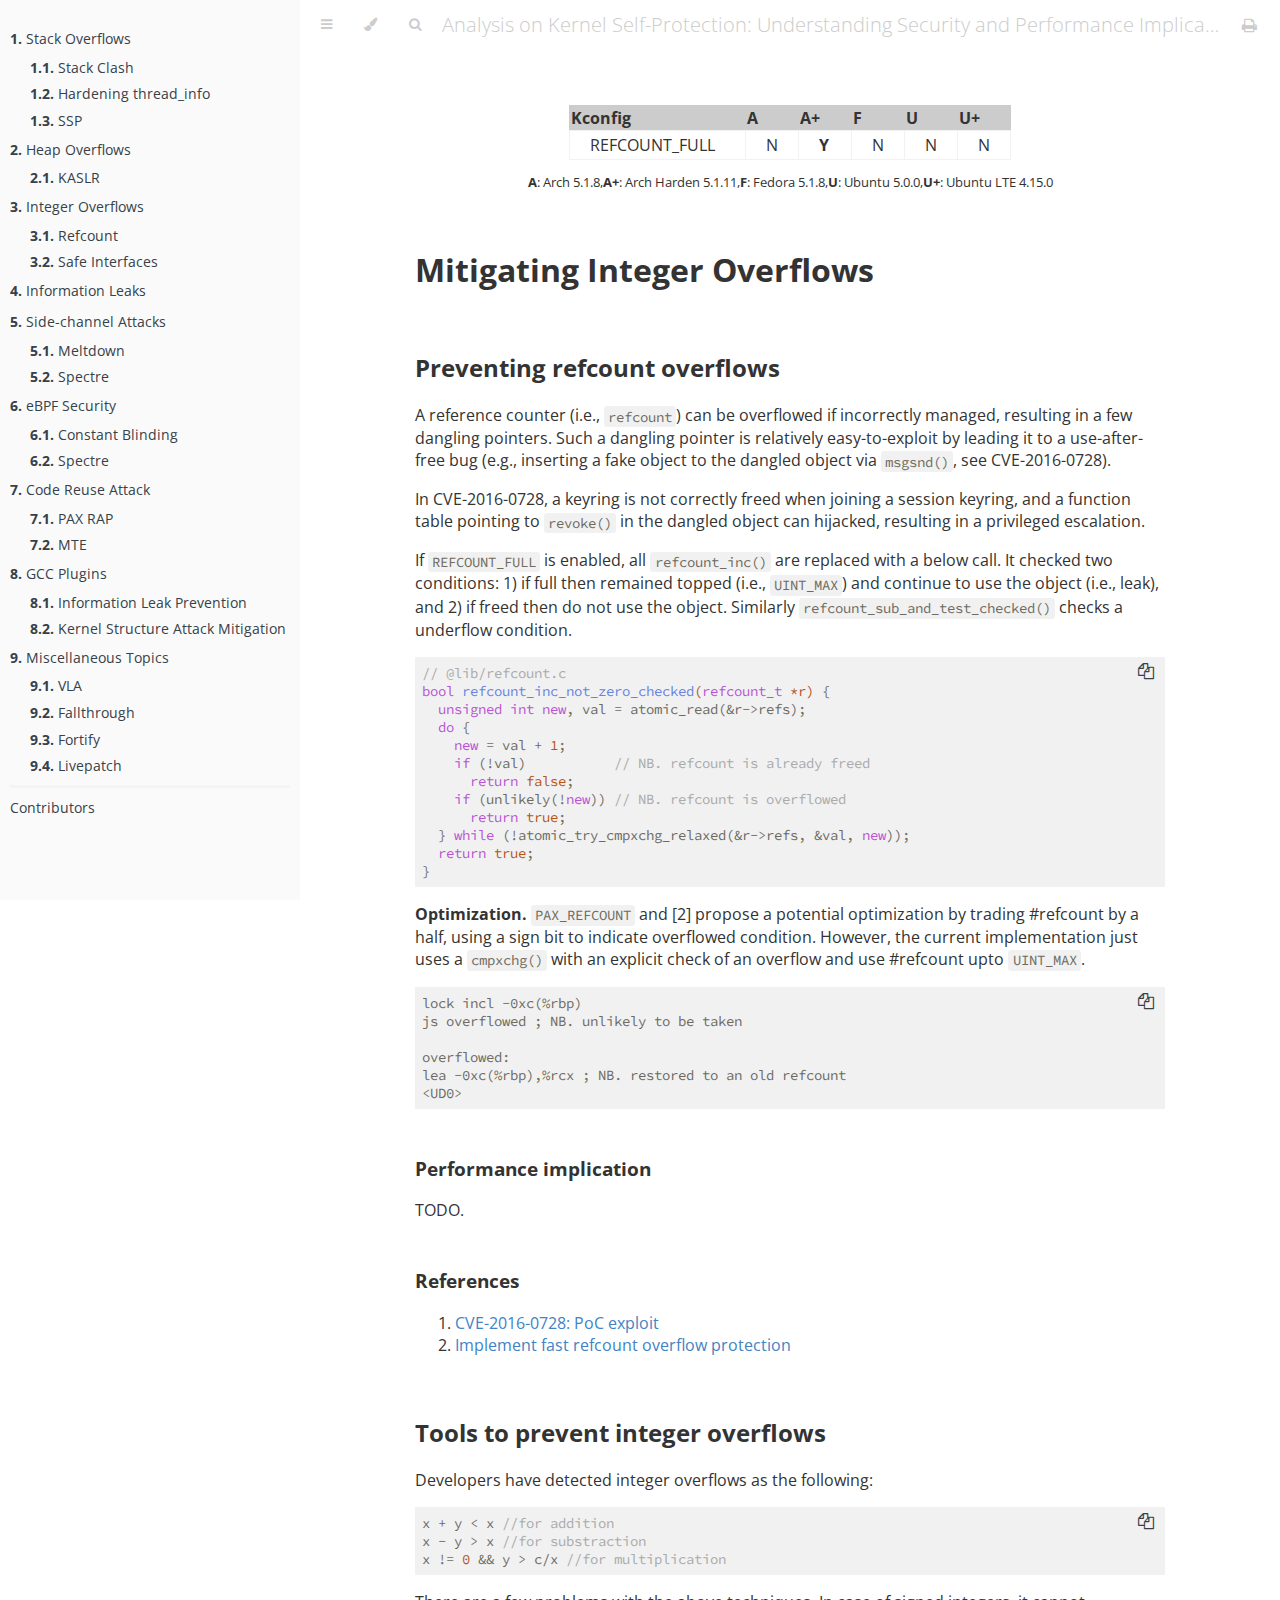
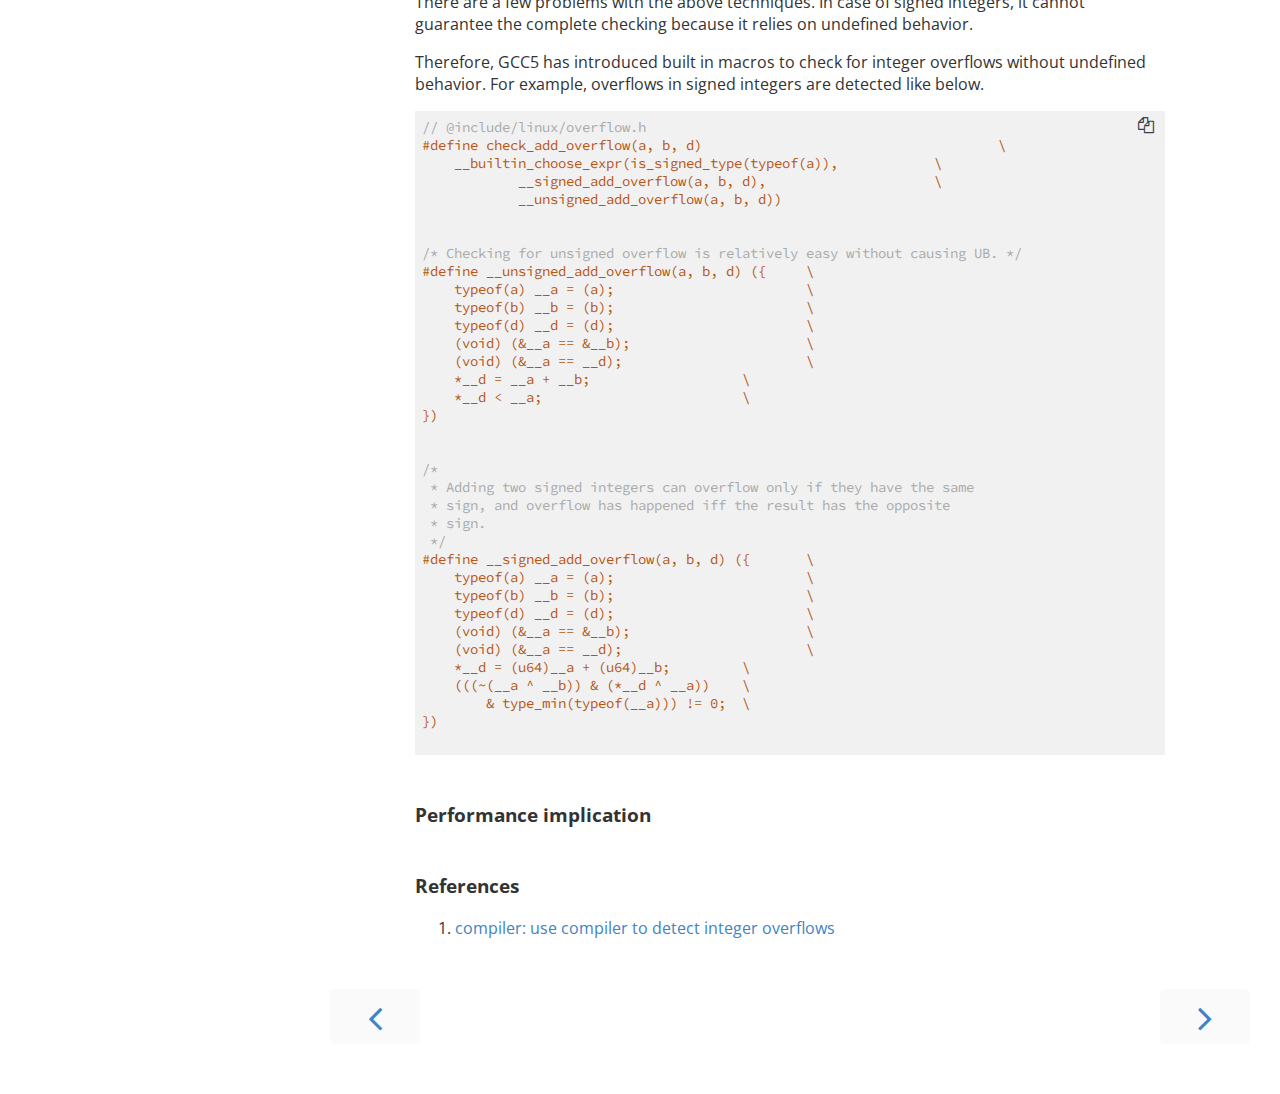
<file: docs/int-ovfl.html>
<!DOCTYPE HTML>
<html lang="en" class="sidebar-visible no-js">
    <head>
        <!-- Book generated using mdBook -->
        <meta charset="UTF-8">
        <title>Mitigating Integer Overflows - Analysis on Kernel Self-Protection: Understanding Security and Performance Implication</title>
        

        <meta content="text/html; charset=utf-8" http-equiv="Content-Type">
        <meta name="description" content="">
        <meta name="viewport" content="width=device-width, initial-scale=1">
        <meta name="theme-color" content="#ffffff" />

        <link rel="shortcut icon" href="favicon.png">
        <link rel="stylesheet" href="css/variables.css">
        <link rel="stylesheet" href="css/general.css">
        <link rel="stylesheet" href="css/chrome.css">
        <link rel="stylesheet" href="css/print.css" media="print">

        <!-- Fonts -->
        <link rel="stylesheet" href="FontAwesome/css/font-awesome.css">
        <link href="https://fonts.googleapis.com/css?family=Open+Sans:300italic,400italic,600italic,700italic,800italic,400,300,600,700,800" rel="stylesheet" type="text/css">
        <link href="https://fonts.googleapis.com/css?family=Source+Code+Pro:500" rel="stylesheet" type="text/css">

        <!-- Highlight.js Stylesheets -->
        <link rel="stylesheet" href="highlight.css">
        <link rel="stylesheet" href="tomorrow-night.css">
        <link rel="stylesheet" href="ayu-highlight.css">

        <!-- Custom theme stylesheets -->
        
        <link rel="stylesheet" href="assets/css/custom.css">
        

        
    </head>
    <body class="light">
        <!-- Provide site root to javascript -->
        <script type="text/javascript">
            var path_to_root = "";
            var default_theme = "light";
        </script>

        <!-- Work around some values being stored in localStorage wrapped in quotes -->
        <script type="text/javascript">
            try {
                var theme = localStorage.getItem('mdbook-theme');
                var sidebar = localStorage.getItem('mdbook-sidebar');

                if (theme.startsWith('"') && theme.endsWith('"')) {
                    localStorage.setItem('mdbook-theme', theme.slice(1, theme.length - 1));
                }

                if (sidebar.startsWith('"') && sidebar.endsWith('"')) {
                    localStorage.setItem('mdbook-sidebar', sidebar.slice(1, sidebar.length - 1));
                }
            } catch (e) { }
        </script>

        <!-- Set the theme before any content is loaded, prevents flash -->
        <script type="text/javascript">
            var theme;
            try { theme = localStorage.getItem('mdbook-theme'); } catch(e) { }
            if (theme === null || theme === undefined) { theme = default_theme; }
            document.body.className = theme;
            document.querySelector('html').className = theme + ' js';
        </script>

        <!-- Hide / unhide sidebar before it is displayed -->
        <script type="text/javascript">
            var html = document.querySelector('html');
            var sidebar = 'hidden';
            if (document.body.clientWidth >= 1080) {
                try { sidebar = localStorage.getItem('mdbook-sidebar'); } catch(e) { }
                sidebar = sidebar || 'visible';
            }
            html.classList.remove('sidebar-visible');
            html.classList.add("sidebar-" + sidebar);
        </script>

        <nav id="sidebar" class="sidebar" aria-label="Table of contents">
            <div class="sidebar-scrollbox">
<div class="sidebar-scrollbox"><ol class="chapter">
<li><a href="stack-ovfl.html"><strong aria-hidden="true">1.&nbsp;</strong>Stack Overflows</a></li>
  <li><ol class="section">
<li><a href="stack-ovfl.html#preventing-stack-clash"><strong aria-hidden="true">1.1.&nbsp;</strong>Stack Clash</a></li>
<li><a href="stack-ovfl.html#protecting-thread_info"><strong aria-hidden="true">1.2.&nbsp;</strong>Hardening thread_info</a></li>
<li><a href="stack-ovfl.html#stack-canary-ssp"><strong aria-hidden="true">1.3.&nbsp;</strong>SSP</a></li>
  </li></ol>
<li><a href="heap-ovfl.html"><strong aria-hidden="true">2.&nbsp;</strong>Heap Overflows</a></li>
  <li><ol class="section">
<li><a href="heap-ovfl.html#kernel-address-space-layout-randomization-kaslr"><strong aria-hidden="true">2.1.&nbsp;</strong>KASLR</a></li>
  </li></ol>
<li><a href="int-ovfl.html"><strong aria-hidden="true">3.&nbsp;</strong>Integer Overflows</a></li>
  <li><ol class="section">
<li><a href="int-ovfl.html#preventing-refcount-overflows"><strong aria-hidden="true">3.1.&nbsp;</strong>Refcount</a></li>
<li><a href="int-ovfl.html#tools-to-prevent-integer-overflows"><strong aria-hidden="true">3.2.&nbsp;</strong>Safe Interfaces</a></li>
  </li></ol>
<li><a href="infoleak.html"><strong aria-hidden="true">4.&nbsp;</strong>Information Leaks</a></li>
<li><a href="side-channel.html"><strong aria-hidden="true">5.&nbsp;</strong>Side-channel Attacks</a></li>
  <li><ol class="section">
<li><a href="side-channel.html#mitigating-kaslr-and-meltdown"><strong aria-hidden="true">5.1.&nbsp;</strong>Meltdown</a></li>
<li><a href="side-channel.html#mitigating-spectre"><strong aria-hidden="true">5.2.&nbsp;</strong>Spectre</a></li>
  </li></ol>
<li><a href="bpf.html"><strong aria-hidden="true">6.&nbsp;</strong>eBPF Security</a></li>
  <li><ol class="section">
<li><a href="bpf.html#constant-blinding-in-jit"><strong aria-hidden="true">6.1.&nbsp;</strong>Constant Blinding</a></li>
<li><a href="bpf.html#preventing-spectre"><strong aria-hidden="true">6.2.&nbsp;</strong>Spectre</a></li>
  </li></ol>
<li><a href="rop.html"><strong aria-hidden="true">7.&nbsp;</strong>Code Reuse Attack</a></li>
  <li><ol class="section">
<li><a href="rop.html#pax-reuse-attack-protector-rap"><strong aria-hidden="true">7.1.&nbsp;</strong>PAX RAP</a></li>
<li><a href="rop.html#arm's-memory-tagging-extensions-mte"><strong aria-hidden="true">7.2.&nbsp;</strong>MTE</a></li>
  </li></ol>
<li><a href="compiler.html"><strong aria-hidden="true">8.&nbsp;</strong>GCC Plugins</a></li>
  <li><ol class="section">
<li><a href="compiler.html#preventing-information-leaks"><strong aria-hidden="true">8.1.&nbsp;</strong>Information Leak Prevention</a></li>
<li><a href="compiler.html#randomizing-kernel-data-structures"><strong aria-hidden="true">8.2.&nbsp;</strong>Kernel Structure Attack Mitigation</a></li>
  </li></ol>
<li><a href="misc.html"><strong aria-hidden="true">9.&nbsp;</strong>Miscellaneous Topics</a></li>
  <li><ol class="section">
<li><a href="misc.html#eliminating-variable-length-arrays-vla"><strong aria-hidden="true">9.1.&nbsp;</strong>VLA</a></li>
<li><a href="misc.html#preventing-mistakes-in-switchcase"><strong aria-hidden="true">9.2.&nbsp;</strong>Fallthrough</a></li>
<li><a href="misc.html#fortify"><strong aria-hidden="true">9.3.&nbsp;</strong>Fortify</a></li>
<li><a href="misc.html#livepatch"><strong aria-hidden="true">9.4.&nbsp;</strong>Livepatch</a></li>
  </li></ol>
<li class="spacer"></li><li class="affix">
<a href="authors.html">Contributors</a></li>
</ol></div>
            <div id="sidebar-resize-handle" class="sidebar-resize-handle"></div>
        </nav>

        <div id="page-wrapper" class="page-wrapper">

            <div class="page">
                
                <div id="menu-bar" class="menu-bar">
                    <div id="menu-bar-sticky-container">
                        <div class="left-buttons">
                            <button id="sidebar-toggle" class="icon-button" type="button" title="Toggle Table of Contents" aria-label="Toggle Table of Contents" aria-controls="sidebar">
                                <i class="fa fa-bars"></i>
                            </button>
                            <button id="theme-toggle" class="icon-button" type="button" title="Change theme" aria-label="Change theme" aria-haspopup="true" aria-expanded="false" aria-controls="theme-list">
                                <i class="fa fa-paint-brush"></i>
                            </button>
                            <ul id="theme-list" class="theme-popup" aria-label="Themes" role="menu">
                                <li role="none"><button role="menuitem" class="theme" id="light">Light (default)</button></li>
                                <li role="none"><button role="menuitem" class="theme" id="rust">Rust</button></li>
                                <li role="none"><button role="menuitem" class="theme" id="coal">Coal</button></li>
                                <li role="none"><button role="menuitem" class="theme" id="navy">Navy</button></li>
                                <li role="none"><button role="menuitem" class="theme" id="ayu">Ayu</button></li>
                            </ul>
                            
                            <button id="search-toggle" class="icon-button" type="button" title="Search. (Shortkey: s)" aria-label="Toggle Searchbar" aria-expanded="false" aria-keyshortcuts="S" aria-controls="searchbar">
                                <i class="fa fa-search"></i>
                            </button>
                            
                        </div>

                        <h1 class="menu-title">Analysis on Kernel Self-Protection: Understanding Security and Performance Implication</h1>

                        <div class="right-buttons">
                            <a href="print.html" title="Print this book" aria-label="Print this book">
                                <i id="print-button" class="fa fa-print"></i>
                            </a>
                            
                        </div>
                    </div>
                </div>

                
                <div id="search-wrapper" class="hidden">
                    <form id="searchbar-outer" class="searchbar-outer">
                        <input type="search" name="search" id="searchbar" name="searchbar" placeholder="Search this book ..." aria-controls="searchresults-outer" aria-describedby="searchresults-header">
                    </form>
                    <div id="searchresults-outer" class="searchresults-outer hidden">
                        <div id="searchresults-header" class="searchresults-header"></div>
                        <ul id="searchresults">
                        </ul>
                    </div>
                </div>
                

                <!-- Apply ARIA attributes after the sidebar and the sidebar toggle button are added to the DOM -->
                <script type="text/javascript">
                    document.getElementById('sidebar-toggle').setAttribute('aria-expanded', sidebar === 'visible');
                    document.getElementById('sidebar').setAttribute('aria-hidden', sidebar !== 'visible');
                    Array.from(document.querySelectorAll('#sidebar a')).forEach(function(link) {
                        link.setAttribute('tabIndex', sidebar === 'visible' ? 0 : -1);
                    });
                </script>

                <div id="content" class="content">
                    <main>
                        <p><br/><table></p>
<colgroup>
<col width="40%" />
<col width="12%" />
<col width="12%" />
<col width="12%" />
<col width="12%" />
<col width="12%" />
</colgroup>
<thead>
<tr class="header">
<th align="left">Kconfig</th>
<th align="left">A</th>
<th align="left">A+</th>
<th align="left">F</th>
<th align="left">U</th>
<th align="left">U+</th>
</tr>
</thead>
<tbody>
<tr class="odd">
<td align="left">REFCOUNT_FULL</td>
<td align="left">N</td>
<td align="left"><b>Y</b></td>
<td align="left">N</td>
<td align="left">N</td>
<td align="left">N</td>
</tr>
</tbody>
</table>
<center>
<small>
<p>
<strong>A</strong>: Arch 5.1.8,<strong>A+</strong>: Arch Harden 5.1.11,<strong>F</strong>: Fedora 5.1.8,<strong>U</strong>: Ubuntu 5.0.0,<strong>U+</strong>: Ubuntu LTE 4.15.0
</p>
</small>
</center>
<br/>
<h1><a class="header" href="#mitigating-integer-overflows" id="mitigating-integer-overflows">Mitigating Integer Overflows</a></h1>
<h2><a class="header" href="#preventing-refcount-overflows" id="preventing-refcount-overflows">Preventing refcount overflows</a></h2>
<p>A reference counter (i.e., <code>refcount</code>) can be overflowed if
incorrectly managed, resulting in a few dangling pointers. Such a
dangling pointer is relatively easy-to-exploit by leading it to a
use-after-free bug (e.g., inserting a fake object to the dangled
object via <code>msgsnd()</code>, see CVE-2016-0728).</p>
<p>In CVE-2016-0728, a keyring is not correctly freed when joining a
session keyring, and a function table pointing to <code>revoke()</code> in the
dangled object can hijacked, resulting in a privileged escalation.</p>
<p>If <code>REFCOUNT_FULL</code> is enabled, all <code>refcount_inc()</code> are replaced with a
below call. It checked two conditions: 1) if full then remained topped
(i.e., <code>UINT_MAX</code>) and continue to use the object (i.e., leak), and 2)
if freed then do not use the object. Similarly
<code>refcount_sub_and_test_checked()</code> checks a underflow condition.</p>
<pre><code class="language-c">// @lib/refcount.c
bool refcount_inc_not_zero_checked(refcount_t *r) {
  unsigned int new, val = atomic_read(&amp;r-&gt;refs);
  do {
    new = val + 1;
    if (!val)		// NB. refcount is already freed
      return false;
    if (unlikely(!new)) // NB. refcount is overflowed
      return true;
  } while (!atomic_try_cmpxchg_relaxed(&amp;r-&gt;refs, &amp;val, new));
  return true;
}
</code></pre>
<p><strong>Optimization.</strong> <code>PAX_REFCOUNT</code> and [2] propose a potential
optimization by trading #refcount by a half, using a sign bit to
indicate overflowed condition. However, the current implementation
just uses a <code>cmpxchg()</code> with an explicit check of an overflow and
use #refcount upto <code>UINT_MAX</code>.</p>
<pre><code class="language-S">lock incl -0xc(%rbp)
js overflowed ; NB. unlikely to be taken

overflowed:
lea -0xc(%rbp),%rcx ; NB. restored to an old refcount
&lt;UD0&gt;
</code></pre>
<h3><a class="header" href="#performance-implication" id="performance-implication">Performance implication</a></h3>
<p>TODO.</p>
<h3><a class="header" href="#references" id="references">References</a></h3>
<ol>
<li><a href="https://perception-point.io/resources/research/analysis-and-exploitation-of-a-linux-kernel-vulnerability/">CVE-2016-0728: PoC exploit</a></li>
<li><a href="https://lwn.net/Articles/724206/">Implement fast refcount overflow protection</a></li>
</ol>
<h2><a class="header" href="#tools-to-prevent-integer-overflows" id="tools-to-prevent-integer-overflows">Tools to prevent integer overflows</a></h2>
<p>Developers have detected integer overflows as the following:</p>
<pre><code class="language-c">x + y &lt; x //for addition
x - y &gt; x //for substraction
x != 0 &amp;&amp; y &gt; c/x //for multiplication
</code></pre>
<p>There are a few problems with the above techniques.
In case of signed integers, it cannot guarantee the complete checking 
because it relies on undefined behavior.</p>
<p>Therefore, GCC5 has introduced built in macros to check for
integer overflows without undefined behavior.
For example, overflows in signed integers are detected like below.</p>
<pre><code class="language-c">// @include/linux/overflow.h
#define check_add_overflow(a, b, d)					\
	__builtin_choose_expr(is_signed_type(typeof(a)),		\
			__signed_add_overflow(a, b, d),			\
			__unsigned_add_overflow(a, b, d))


/* Checking for unsigned overflow is relatively easy without causing UB. */
#define __unsigned_add_overflow(a, b, d) ({	\
	typeof(a) __a = (a);			\
	typeof(b) __b = (b);			\
	typeof(d) __d = (d);			\
	(void) (&amp;__a == &amp;__b);			\
	(void) (&amp;__a == __d);			\
	*__d = __a + __b;			\
	*__d &lt; __a;				\
})


/*
 * Adding two signed integers can overflow only if they have the same
 * sign, and overflow has happened iff the result has the opposite
 * sign.
 */
#define __signed_add_overflow(a, b, d) ({	\
	typeof(a) __a = (a);			\
	typeof(b) __b = (b);			\
	typeof(d) __d = (d);			\
	(void) (&amp;__a == &amp;__b);			\
	(void) (&amp;__a == __d);			\
	*__d = (u64)__a + (u64)__b;		\
	(((~(__a ^ __b)) &amp; (*__d ^ __a))	\
		&amp; type_min(typeof(__a))) != 0;	\
})

</code></pre>
<h3><a class="header" href="#performance-implication-1" id="performance-implication-1">Performance implication</a></h3>
<h3><a class="header" href="#references-1" id="references-1">References</a></h3>
<ol>
<li><a href="https://lwn.net/Articles/623368/">compiler: use compiler to detect integer overflows</a></li>
</ol>

                    </main>

                    <nav class="nav-wrapper" aria-label="Page navigation">
                        <!-- Mobile navigation buttons -->
                        
                            <a rel="prev" href="heap-ovfl.html" class="mobile-nav-chapters previous" title="Previous chapter" aria-label="Previous chapter" aria-keyshortcuts="Left">
                                <i class="fa fa-angle-left"></i>
                            </a>
                        

                        
                            <a rel="next" href="infoleak.html" class="mobile-nav-chapters next" title="Next chapter" aria-label="Next chapter" aria-keyshortcuts="Right">
                                <i class="fa fa-angle-right"></i>
                            </a>
                        

                        <div style="clear: both"></div>
                    </nav>
                </div>
            </div>

            <nav class="nav-wide-wrapper" aria-label="Page navigation">
                
                    <a href="heap-ovfl.html" class="nav-chapters previous" title="Previous chapter" aria-label="Previous chapter" aria-keyshortcuts="Left">
                        <i class="fa fa-angle-left"></i>
                    </a>
                

                
                    <a href="infoleak.html" class="nav-chapters next" title="Next chapter" aria-label="Next chapter" aria-keyshortcuts="Right">
                        <i class="fa fa-angle-right"></i>
                    </a>
                
            </nav>

        </div>

        

        

        

        
        <script src="elasticlunr.min.js" type="text/javascript" charset="utf-8"></script>
        <script src="mark.min.js" type="text/javascript" charset="utf-8"></script>
        <script src="searcher.js" type="text/javascript" charset="utf-8"></script>
        

        <script src="clipboard.min.js" type="text/javascript" charset="utf-8"></script>
        <script src="highlight.js" type="text/javascript" charset="utf-8"></script>
        <script src="book.js" type="text/javascript" charset="utf-8"></script>

        <!-- Custom JS scripts -->
        
        <script type="text/javascript" src="assets/js/custom.js"></script>
        

        

    </body>
</html>
</file>
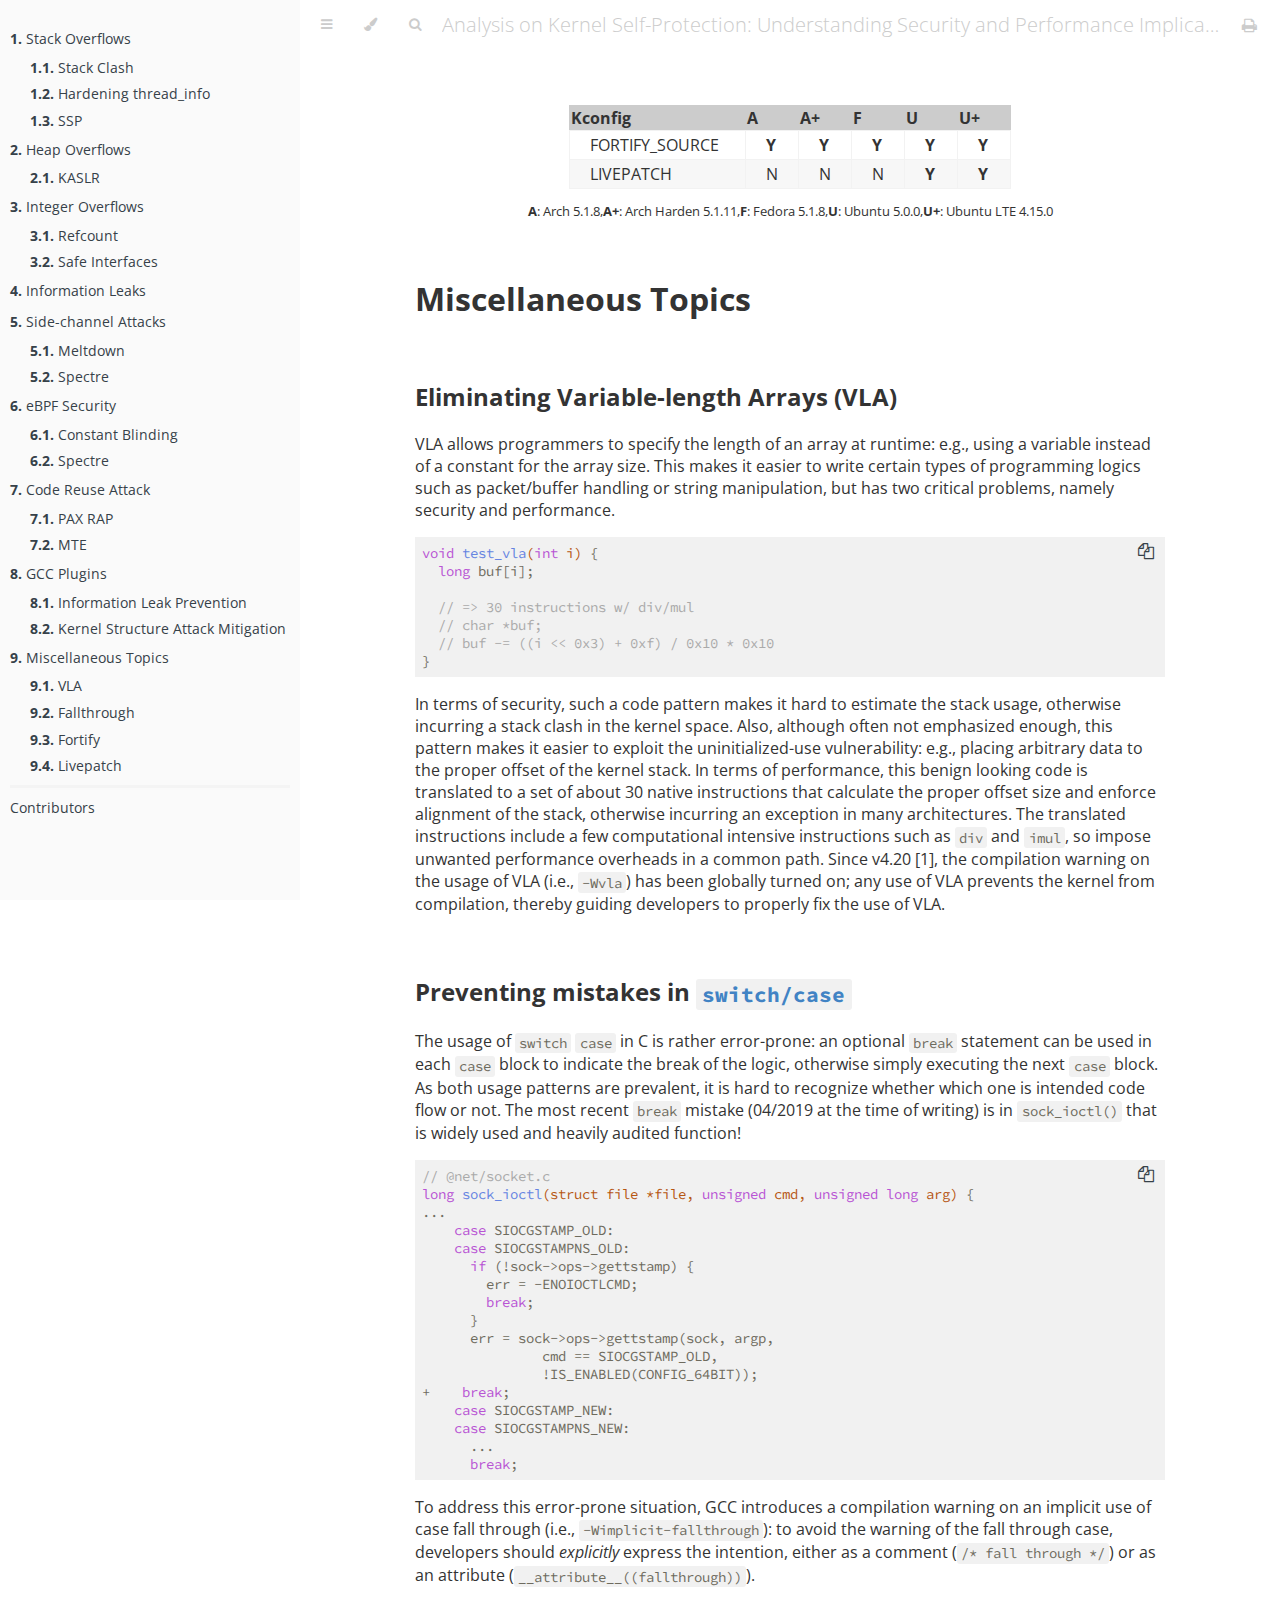
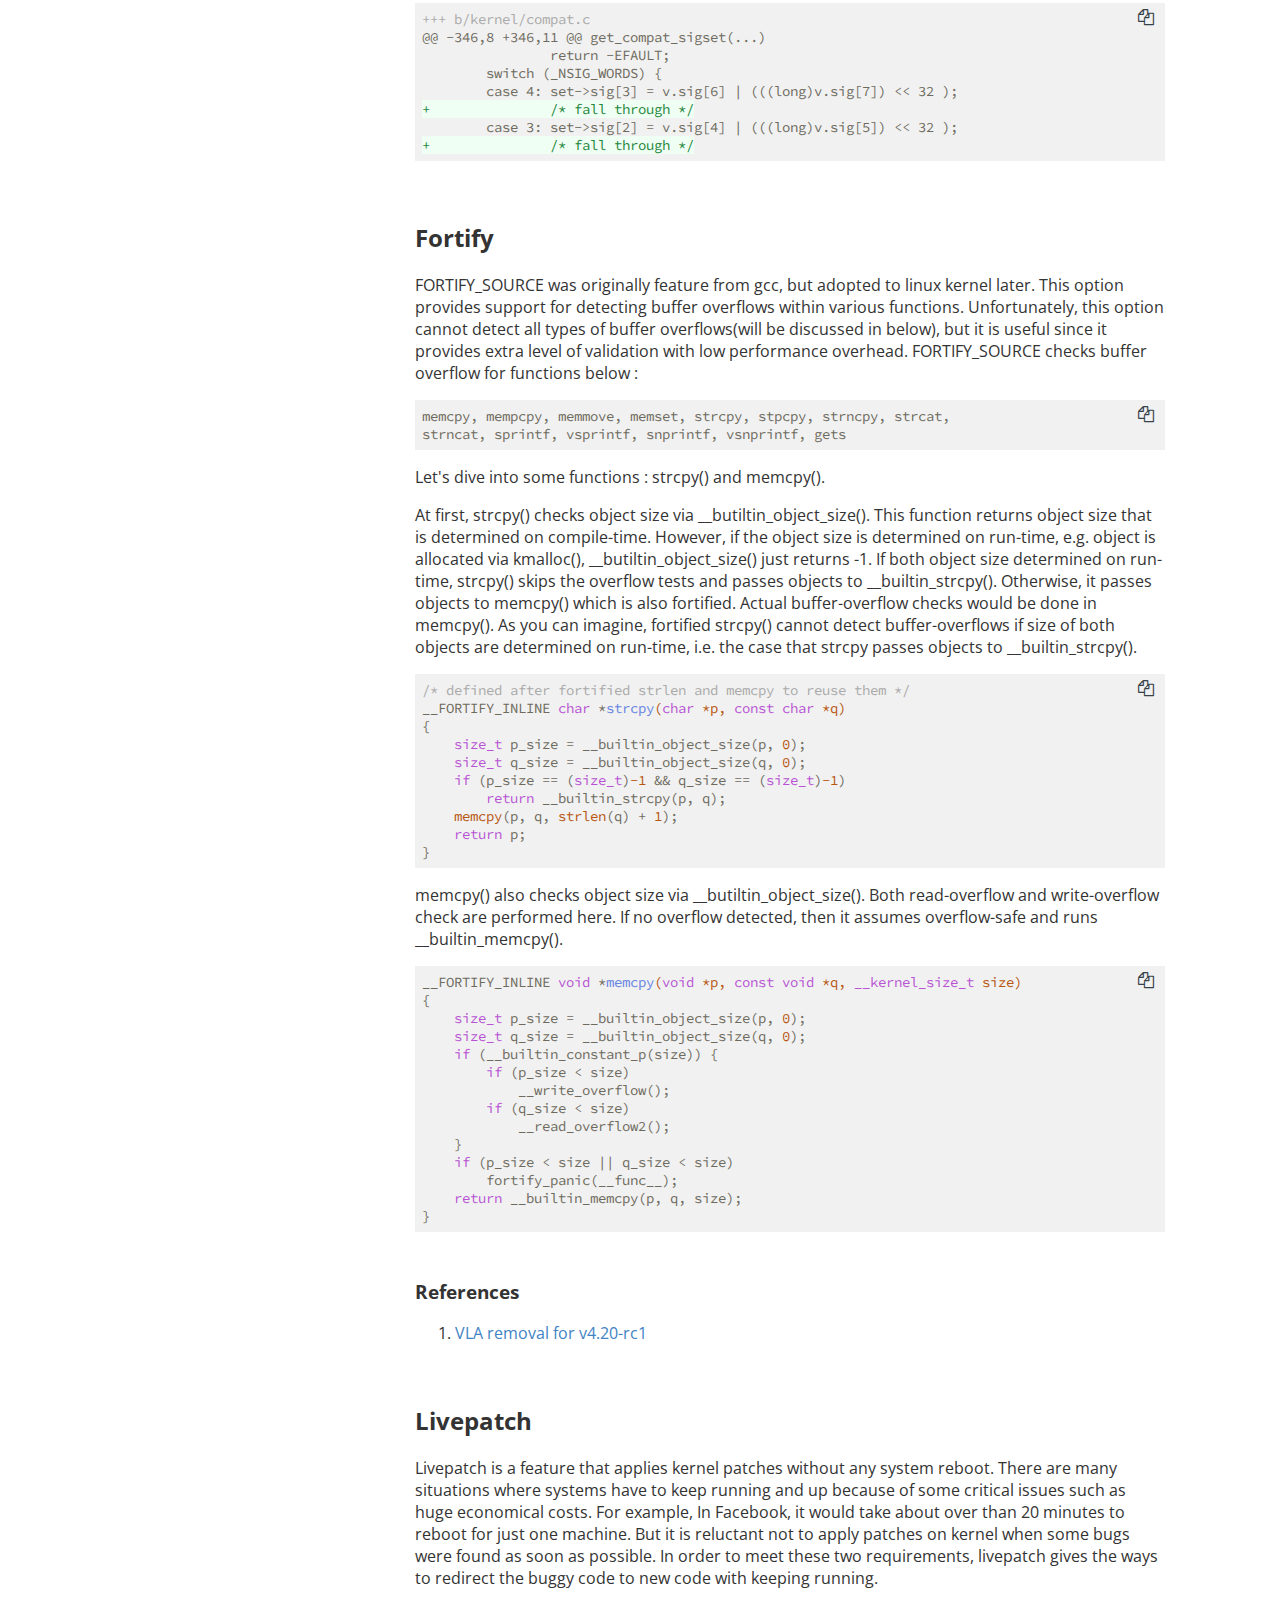
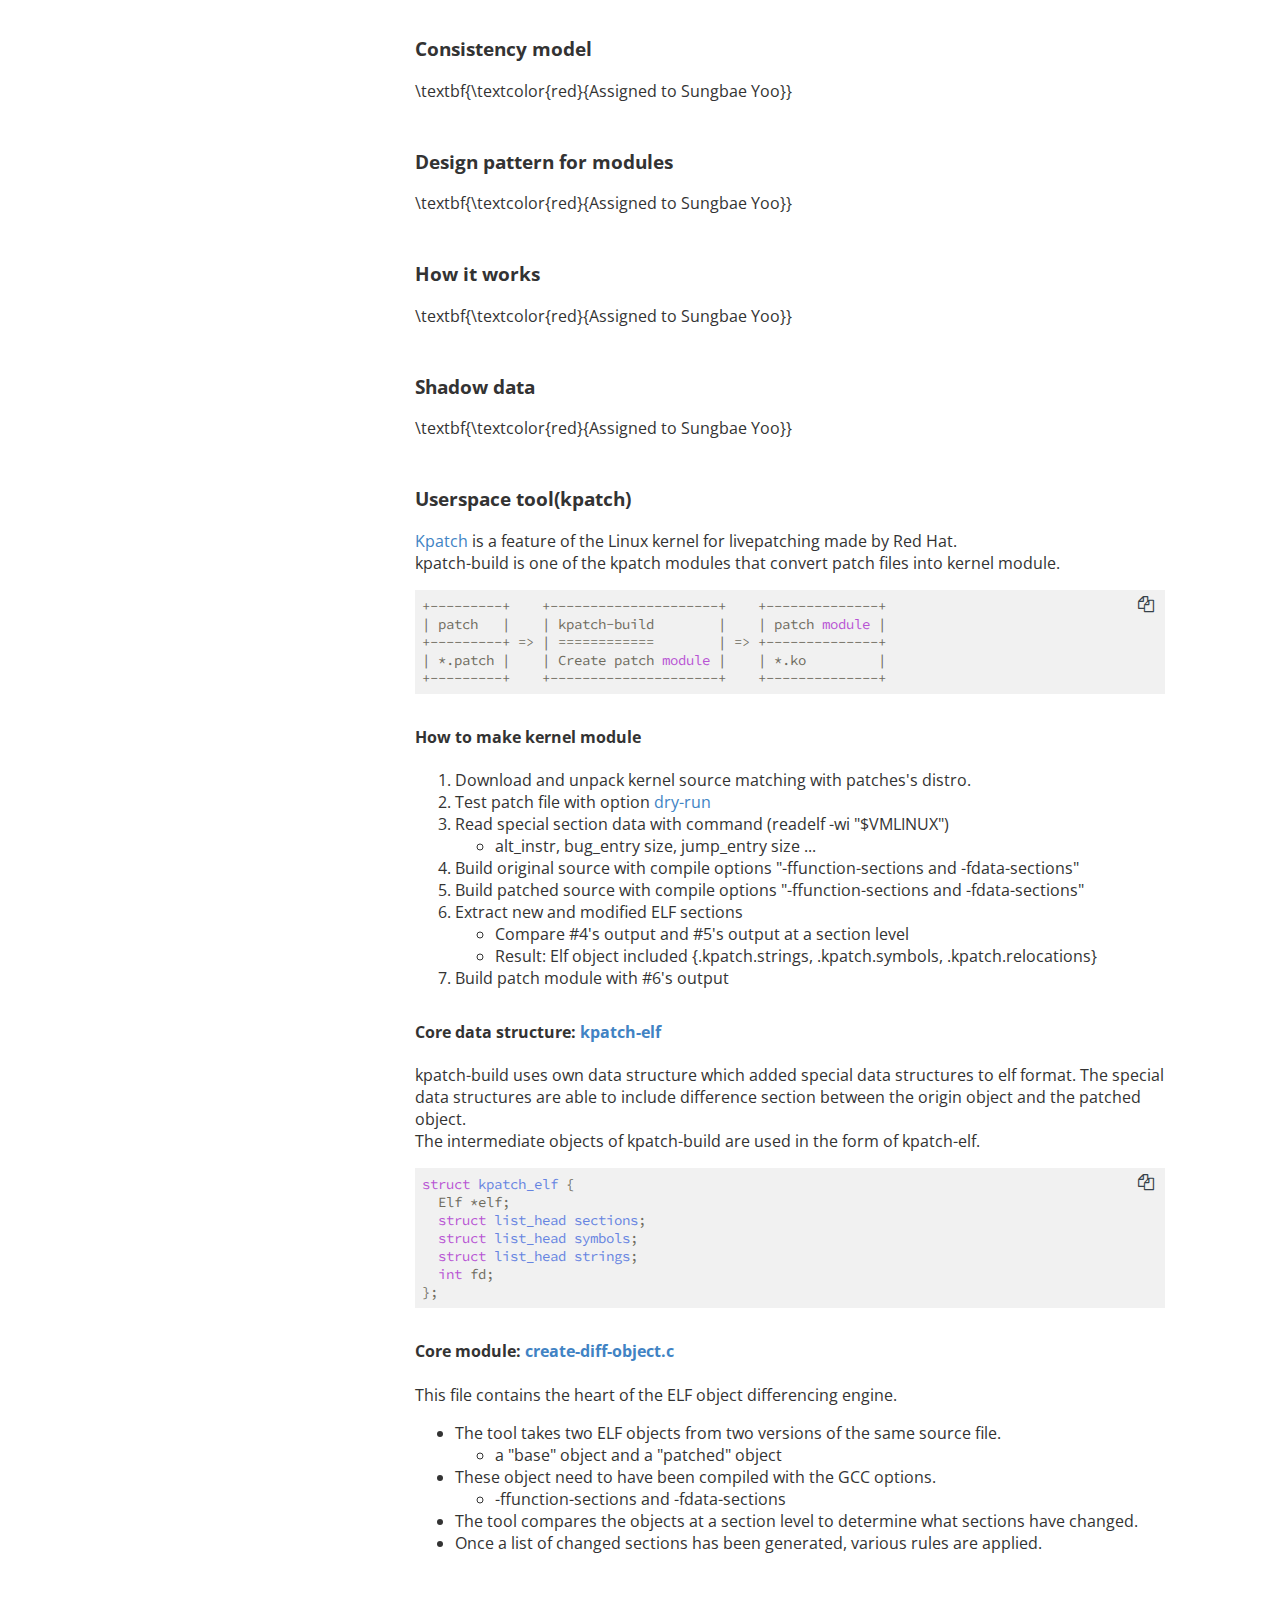
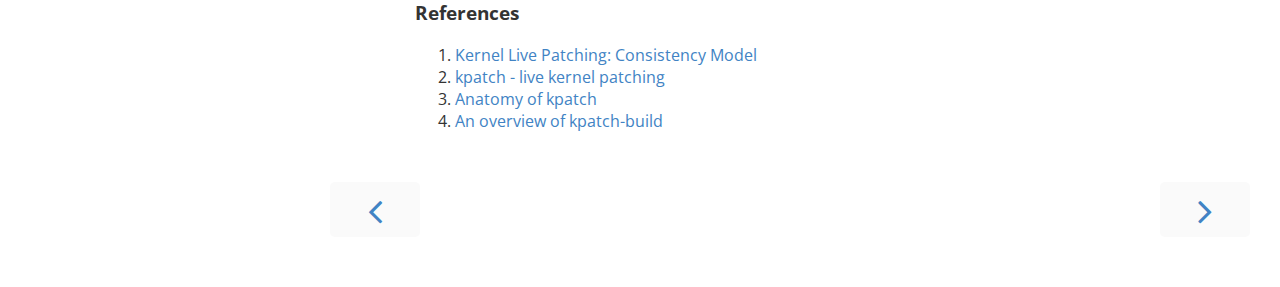
<file: docs/misc.html>
<!DOCTYPE HTML>
<html lang="en" class="sidebar-visible no-js">
    <head>
        <!-- Book generated using mdBook -->
        <meta charset="UTF-8">
        <title>Miscellaneous Topics - Analysis on Kernel Self-Protection: Understanding Security and Performance Implication</title>
        

        <meta content="text/html; charset=utf-8" http-equiv="Content-Type">
        <meta name="description" content="">
        <meta name="viewport" content="width=device-width, initial-scale=1">
        <meta name="theme-color" content="#ffffff" />

        <link rel="shortcut icon" href="favicon.png">
        <link rel="stylesheet" href="css/variables.css">
        <link rel="stylesheet" href="css/general.css">
        <link rel="stylesheet" href="css/chrome.css">
        <link rel="stylesheet" href="css/print.css" media="print">

        <!-- Fonts -->
        <link rel="stylesheet" href="FontAwesome/css/font-awesome.css">
        <link href="https://fonts.googleapis.com/css?family=Open+Sans:300italic,400italic,600italic,700italic,800italic,400,300,600,700,800" rel="stylesheet" type="text/css">
        <link href="https://fonts.googleapis.com/css?family=Source+Code+Pro:500" rel="stylesheet" type="text/css">

        <!-- Highlight.js Stylesheets -->
        <link rel="stylesheet" href="highlight.css">
        <link rel="stylesheet" href="tomorrow-night.css">
        <link rel="stylesheet" href="ayu-highlight.css">

        <!-- Custom theme stylesheets -->
        
        <link rel="stylesheet" href="assets/css/custom.css">
        

        
    </head>
    <body class="light">
        <!-- Provide site root to javascript -->
        <script type="text/javascript">
            var path_to_root = "";
            var default_theme = "light";
        </script>

        <!-- Work around some values being stored in localStorage wrapped in quotes -->
        <script type="text/javascript">
            try {
                var theme = localStorage.getItem('mdbook-theme');
                var sidebar = localStorage.getItem('mdbook-sidebar');

                if (theme.startsWith('"') && theme.endsWith('"')) {
                    localStorage.setItem('mdbook-theme', theme.slice(1, theme.length - 1));
                }

                if (sidebar.startsWith('"') && sidebar.endsWith('"')) {
                    localStorage.setItem('mdbook-sidebar', sidebar.slice(1, sidebar.length - 1));
                }
            } catch (e) { }
        </script>

        <!-- Set the theme before any content is loaded, prevents flash -->
        <script type="text/javascript">
            var theme;
            try { theme = localStorage.getItem('mdbook-theme'); } catch(e) { }
            if (theme === null || theme === undefined) { theme = default_theme; }
            document.body.className = theme;
            document.querySelector('html').className = theme + ' js';
        </script>

        <!-- Hide / unhide sidebar before it is displayed -->
        <script type="text/javascript">
            var html = document.querySelector('html');
            var sidebar = 'hidden';
            if (document.body.clientWidth >= 1080) {
                try { sidebar = localStorage.getItem('mdbook-sidebar'); } catch(e) { }
                sidebar = sidebar || 'visible';
            }
            html.classList.remove('sidebar-visible');
            html.classList.add("sidebar-" + sidebar);
        </script>

        <nav id="sidebar" class="sidebar" aria-label="Table of contents">
            <div class="sidebar-scrollbox">
<div class="sidebar-scrollbox"><ol class="chapter">
<li><a href="stack-ovfl.html"><strong aria-hidden="true">1.&nbsp;</strong>Stack Overflows</a></li>
  <li><ol class="section">
<li><a href="stack-ovfl.html#preventing-stack-clash"><strong aria-hidden="true">1.1.&nbsp;</strong>Stack Clash</a></li>
<li><a href="stack-ovfl.html#protecting-thread_info"><strong aria-hidden="true">1.2.&nbsp;</strong>Hardening thread_info</a></li>
<li><a href="stack-ovfl.html#stack-canary-ssp"><strong aria-hidden="true">1.3.&nbsp;</strong>SSP</a></li>
  </li></ol>
<li><a href="heap-ovfl.html"><strong aria-hidden="true">2.&nbsp;</strong>Heap Overflows</a></li>
  <li><ol class="section">
<li><a href="heap-ovfl.html#kernel-address-space-layout-randomization-kaslr"><strong aria-hidden="true">2.1.&nbsp;</strong>KASLR</a></li>
  </li></ol>
<li><a href="int-ovfl.html"><strong aria-hidden="true">3.&nbsp;</strong>Integer Overflows</a></li>
  <li><ol class="section">
<li><a href="int-ovfl.html#preventing-refcount-overflows"><strong aria-hidden="true">3.1.&nbsp;</strong>Refcount</a></li>
<li><a href="int-ovfl.html#tools-to-prevent-integer-overflows"><strong aria-hidden="true">3.2.&nbsp;</strong>Safe Interfaces</a></li>
  </li></ol>
<li><a href="infoleak.html"><strong aria-hidden="true">4.&nbsp;</strong>Information Leaks</a></li>
<li><a href="side-channel.html"><strong aria-hidden="true">5.&nbsp;</strong>Side-channel Attacks</a></li>
  <li><ol class="section">
<li><a href="side-channel.html#mitigating-kaslr-and-meltdown"><strong aria-hidden="true">5.1.&nbsp;</strong>Meltdown</a></li>
<li><a href="side-channel.html#mitigating-spectre"><strong aria-hidden="true">5.2.&nbsp;</strong>Spectre</a></li>
  </li></ol>
<li><a href="bpf.html"><strong aria-hidden="true">6.&nbsp;</strong>eBPF Security</a></li>
  <li><ol class="section">
<li><a href="bpf.html#constant-blinding-in-jit"><strong aria-hidden="true">6.1.&nbsp;</strong>Constant Blinding</a></li>
<li><a href="bpf.html#preventing-spectre"><strong aria-hidden="true">6.2.&nbsp;</strong>Spectre</a></li>
  </li></ol>
<li><a href="rop.html"><strong aria-hidden="true">7.&nbsp;</strong>Code Reuse Attack</a></li>
  <li><ol class="section">
<li><a href="rop.html#pax-reuse-attack-protector-rap"><strong aria-hidden="true">7.1.&nbsp;</strong>PAX RAP</a></li>
<li><a href="rop.html#arm's-memory-tagging-extensions-mte"><strong aria-hidden="true">7.2.&nbsp;</strong>MTE</a></li>
  </li></ol>
<li><a href="compiler.html"><strong aria-hidden="true">8.&nbsp;</strong>GCC Plugins</a></li>
  <li><ol class="section">
<li><a href="compiler.html#preventing-information-leaks"><strong aria-hidden="true">8.1.&nbsp;</strong>Information Leak Prevention</a></li>
<li><a href="compiler.html#randomizing-kernel-data-structures"><strong aria-hidden="true">8.2.&nbsp;</strong>Kernel Structure Attack Mitigation</a></li>
  </li></ol>
<li><a href="misc.html"><strong aria-hidden="true">9.&nbsp;</strong>Miscellaneous Topics</a></li>
  <li><ol class="section">
<li><a href="misc.html#eliminating-variable-length-arrays-vla"><strong aria-hidden="true">9.1.&nbsp;</strong>VLA</a></li>
<li><a href="misc.html#preventing-mistakes-in-switchcase"><strong aria-hidden="true">9.2.&nbsp;</strong>Fallthrough</a></li>
<li><a href="misc.html#fortify"><strong aria-hidden="true">9.3.&nbsp;</strong>Fortify</a></li>
<li><a href="misc.html#livepatch"><strong aria-hidden="true">9.4.&nbsp;</strong>Livepatch</a></li>
  </li></ol>
<li class="spacer"></li><li class="affix">
<a href="authors.html">Contributors</a></li>
</ol></div>
            <div id="sidebar-resize-handle" class="sidebar-resize-handle"></div>
        </nav>

        <div id="page-wrapper" class="page-wrapper">

            <div class="page">
                
                <div id="menu-bar" class="menu-bar">
                    <div id="menu-bar-sticky-container">
                        <div class="left-buttons">
                            <button id="sidebar-toggle" class="icon-button" type="button" title="Toggle Table of Contents" aria-label="Toggle Table of Contents" aria-controls="sidebar">
                                <i class="fa fa-bars"></i>
                            </button>
                            <button id="theme-toggle" class="icon-button" type="button" title="Change theme" aria-label="Change theme" aria-haspopup="true" aria-expanded="false" aria-controls="theme-list">
                                <i class="fa fa-paint-brush"></i>
                            </button>
                            <ul id="theme-list" class="theme-popup" aria-label="Themes" role="menu">
                                <li role="none"><button role="menuitem" class="theme" id="light">Light (default)</button></li>
                                <li role="none"><button role="menuitem" class="theme" id="rust">Rust</button></li>
                                <li role="none"><button role="menuitem" class="theme" id="coal">Coal</button></li>
                                <li role="none"><button role="menuitem" class="theme" id="navy">Navy</button></li>
                                <li role="none"><button role="menuitem" class="theme" id="ayu">Ayu</button></li>
                            </ul>
                            
                            <button id="search-toggle" class="icon-button" type="button" title="Search. (Shortkey: s)" aria-label="Toggle Searchbar" aria-expanded="false" aria-keyshortcuts="S" aria-controls="searchbar">
                                <i class="fa fa-search"></i>
                            </button>
                            
                        </div>

                        <h1 class="menu-title">Analysis on Kernel Self-Protection: Understanding Security and Performance Implication</h1>

                        <div class="right-buttons">
                            <a href="print.html" title="Print this book" aria-label="Print this book">
                                <i id="print-button" class="fa fa-print"></i>
                            </a>
                            
                        </div>
                    </div>
                </div>

                
                <div id="search-wrapper" class="hidden">
                    <form id="searchbar-outer" class="searchbar-outer">
                        <input type="search" name="search" id="searchbar" name="searchbar" placeholder="Search this book ..." aria-controls="searchresults-outer" aria-describedby="searchresults-header">
                    </form>
                    <div id="searchresults-outer" class="searchresults-outer hidden">
                        <div id="searchresults-header" class="searchresults-header"></div>
                        <ul id="searchresults">
                        </ul>
                    </div>
                </div>
                

                <!-- Apply ARIA attributes after the sidebar and the sidebar toggle button are added to the DOM -->
                <script type="text/javascript">
                    document.getElementById('sidebar-toggle').setAttribute('aria-expanded', sidebar === 'visible');
                    document.getElementById('sidebar').setAttribute('aria-hidden', sidebar !== 'visible');
                    Array.from(document.querySelectorAll('#sidebar a')).forEach(function(link) {
                        link.setAttribute('tabIndex', sidebar === 'visible' ? 0 : -1);
                    });
                </script>

                <div id="content" class="content">
                    <main>
                        <p><br/><table></p>
<colgroup>
<col width="40%" />
<col width="12%" />
<col width="12%" />
<col width="12%" />
<col width="12%" />
<col width="12%" />
</colgroup>
<thead>
<tr class="header">
<th align="left">Kconfig</th>
<th align="left">A</th>
<th align="left">A+</th>
<th align="left">F</th>
<th align="left">U</th>
<th align="left">U+</th>
</tr>
</thead>
<tbody>
<tr class="odd">
<td align="left">FORTIFY_SOURCE</td>
<td align="left"><b>Y</b></td>
<td align="left"><b>Y</b></td>
<td align="left"><b>Y</b></td>
<td align="left"><b>Y</b></td>
<td align="left"><b>Y</b></td>
</tr>
<tr class="even">
<td align="left">LIVEPATCH</td>
<td align="left">N</td>
<td align="left">N</td>
<td align="left">N</td>
<td align="left"><b>Y</b></td>
<td align="left"><b>Y</b></td>
</tr>
</tbody>
</table>
<center>
<small>
<p>
<strong>A</strong>: Arch 5.1.8,<strong>A+</strong>: Arch Harden 5.1.11,<strong>F</strong>: Fedora 5.1.8,<strong>U</strong>: Ubuntu 5.0.0,<strong>U+</strong>: Ubuntu LTE 4.15.0
</p>
</small>
</center>
<br/>
<h1><a class="header" href="#miscellaneous-topics" id="miscellaneous-topics">Miscellaneous Topics</a></h1>
<h2><a class="header" href="#eliminating-variable-length-arrays-vla" id="eliminating-variable-length-arrays-vla">Eliminating Variable-length Arrays (VLA)</a></h2>
<p>VLA allows programmers to specify the length of an array 
at runtime: 
e.g., using a variable instead of a constant 
for the array size.
This makes it easier to write certain types of programming logics 
such as packet/buffer handling or string manipulation, 
but has two critical problems, 
namely security and performance. </p>
<pre><code class="language-c">void test_vla(int i) {
  long buf[i];

  // =&gt; 30 instructions w/ div/mul
  // char *buf;
  // buf -= ((i &lt;&lt; 0x3) + 0xf) / 0x10 * 0x10
}
</code></pre>
<p>In terms of security, 
such a code pattern makes it hard 
to estimate the stack usage, 
otherwise incurring a stack clash in the kernel space.
Also, although often not emphasized enough,
this pattern 
makes it easier to exploit the uninitialized-use vulnerability: 
e.g., placing arbitrary data to the proper offset
of the kernel stack.
In terms of performance,
this benign looking code 
is translated to 
a set of about 30 native instructions 
that calculate the proper offset size 
and enforce alignment of the stack, 
otherwise incurring an exception 
in many architectures.
The translated instructions 
include a few computational intensive instructions 
such as <code>div</code> and <code>imul</code>,
so impose unwanted performance overheads
in a common path.
Since v4.20 [1], 
the compilation warning on the usage of VLA (i.e., <code>-Wvla</code>)
has been globally turned on; 
any use of VLA prevents 
the kernel from compilation,
thereby guiding developers to properly fix 
the use of VLA.</p>
<h2><a class="header" href="#preventing-mistakes-in-switchcase" id="preventing-mistakes-in-switchcase">Preventing mistakes in <code>switch/case</code></a></h2>
<p>The usage of <code>switch</code> <code>case</code> in C is rather error-prone:
an optional <code>break</code> statement can be used
in each <code>case</code> block to indicate the break 
of the logic, 
otherwise simply executing the next <code>case</code> block. 
As both usage patterns are prevalent,
it is hard to recognize
whether which one is intended code flow or not.
The most recent <code>break</code> mistake (04/2019 at the time of writing)
is in <code>sock_ioctl()</code> 
that is widely used and heavily audited function!</p>
<pre><code class="language-c">// @net/socket.c
long sock_ioctl(struct file *file, unsigned cmd, unsigned long arg) {
...
    case SIOCGSTAMP_OLD:
    case SIOCGSTAMPNS_OLD:
      if (!sock-&gt;ops-&gt;gettstamp) {
        err = -ENOIOCTLCMD;
        break;
      }
      err = sock-&gt;ops-&gt;gettstamp(sock, argp,
               cmd == SIOCGSTAMP_OLD,
               !IS_ENABLED(CONFIG_64BIT));
+    break;
    case SIOCGSTAMP_NEW:
    case SIOCGSTAMPNS_NEW:
      ...
      break;
</code></pre>
<p>To address this error-prone situation,
GCC introduces a compilation warning 
on an implicit use of case fall through 
(i.e., <code>-Wimplicit-fallthrough</code>):
to avoid the warning of the fall through case,
developers should <em>explicitly</em> express 
the intention, either as a comment 
(<code>/* fall through */</code>) or 
as an attribute (<code>__attribute__((fallthrough))</code>).</p>
<pre><code class="language-diff">+++ b/kernel/compat.c
@@ -346,8 +346,11 @@ get_compat_sigset(...)
                return -EFAULT;
        switch (_NSIG_WORDS) {
        case 4: set-&gt;sig[3] = v.sig[6] | (((long)v.sig[7]) &lt;&lt; 32 );
+               /* fall through */
        case 3: set-&gt;sig[2] = v.sig[4] | (((long)v.sig[5]) &lt;&lt; 32 );
+               /* fall through */
</code></pre>
<h2><a class="header" href="#fortify" id="fortify">Fortify</a></h2>
<p>FORTIFY_SOURCE was originally feature from gcc, but adopted to linux kernel later. This option provides support for detecting buffer overflows within various functions. Unfortunately, this option cannot detect all types of buffer overflows(will be discussed in below), but it is useful since it provides extra level of validation with low performance overhead. 
FORTIFY_SOURCE checks buffer overflow for functions below : </p>
<pre><code>memcpy, mempcpy, memmove, memset, strcpy, stpcpy, strncpy, strcat, 
strncat, sprintf, vsprintf, snprintf, vsnprintf, gets
</code></pre>
<p>Let's dive into some functions : strcpy() and memcpy().</p>
<p>At first, strcpy() checks object size via __butiltin_object_size(). This function returns object size that is determined on compile-time. However, if the object size is determined on run-time, e.g. object is allocated via kmalloc(), __butiltin_object_size() just returns -1. If both object size determined on run-time, strcpy() skips the overflow tests and passes objects to __builtin_strcpy(). Otherwise, it passes objects to memcpy() which is also fortified. Actual buffer-overflow checks would be done in memcpy(). As you can imagine, fortified strcpy() cannot detect buffer-overflows if size of both objects are determined on run-time, i.e. the case that strcpy passes objects to __builtin_strcpy().</p>
<pre><code class="language-c">/* defined after fortified strlen and memcpy to reuse them */
__FORTIFY_INLINE char *strcpy(char *p, const char *q)
{
	size_t p_size = __builtin_object_size(p, 0);
	size_t q_size = __builtin_object_size(q, 0);
	if (p_size == (size_t)-1 &amp;&amp; q_size == (size_t)-1)
		return __builtin_strcpy(p, q);
	memcpy(p, q, strlen(q) + 1);
	return p;
}
</code></pre>
<p>memcpy() also checks object size via __butiltin_object_size(). Both read-overflow and write-overflow check are performed here. If no overflow detected, then it assumes overflow-safe and runs __builtin_memcpy().</p>
<pre><code class="language-c">__FORTIFY_INLINE void *memcpy(void *p, const void *q, __kernel_size_t size)
{
	size_t p_size = __builtin_object_size(p, 0);
	size_t q_size = __builtin_object_size(q, 0);
	if (__builtin_constant_p(size)) {
		if (p_size &lt; size)
			__write_overflow();
		if (q_size &lt; size)
			__read_overflow2();
	}
	if (p_size &lt; size || q_size &lt; size)
		fortify_panic(__func__);
	return __builtin_memcpy(p, q, size);
}
</code></pre>
<h3><a class="header" href="#references" id="references">References</a></h3>
<ol>
<li><a href="http://lkml.iu.edu/hypermail/linux/kernel/1810.3/02834.html">VLA removal for v4.20-rc1</a></li>
</ol>
<h2><a class="header" href="#livepatch" id="livepatch">Livepatch</a></h2>
<p>Livepatch is a feature that applies kernel patches without any system reboot. There are many situations where systems have to keep running and up because of some critical issues such as huge economical costs. For example, In Facebook, it would take about over than 20 minutes to reboot for just one machine. But it is reluctant not to apply patches on kernel when some bugs were found as soon as possible. In order to meet these two requirements, livepatch gives the ways to redirect the buggy code to new code with keeping running.</p>
<h3><a class="header" href="#consistency-model" id="consistency-model">Consistency model</a></h3>
<p>\textbf{\textcolor{red}{Assigned to Sungbae Yoo}}</p>
<h3><a class="header" href="#design-pattern-for-modules" id="design-pattern-for-modules">Design pattern for modules</a></h3>
<p>\textbf{\textcolor{red}{Assigned to Sungbae Yoo}}</p>
<h3><a class="header" href="#how-it-works" id="how-it-works">How it works</a></h3>
<p>\textbf{\textcolor{red}{Assigned to Sungbae Yoo}}</p>
<h3><a class="header" href="#shadow-data" id="shadow-data">Shadow data</a></h3>
<p>\textbf{\textcolor{red}{Assigned to Sungbae Yoo}}</p>
<h3><a class="header" href="#userspace-toolkpatch" id="userspace-toolkpatch">Userspace tool(kpatch)</a></h3>
<p><a href="https://github.com/dynup/kpatch">Kpatch</a> is a feature of the Linux kernel for livepatching made by Red Hat.<br />
kpatch-build is one of the kpatch modules that convert patch files into kernel module.</p>
<pre><code class="language-c">+---------+    +---------------------+    +--------------+
| patch   |    | kpatch-build        |    | patch module |
+---------+ =&gt; | ============        | =&gt; +--------------+
| *.patch |    | Create patch module |    | *.ko         |
+---------+    +---------------------+    +--------------+
</code></pre>
<h4><a class="header" href="#how-to-make-kernel-module" id="how-to-make-kernel-module">How to make kernel module</a></h4>
<ol>
<li>Download and unpack kernel source matching with patches's distro.</li>
<li>Test patch file with option <a href="https://www.gnu.org/software/diffutils/manual/html_node/Dry-Runs.html">dry-run</a></li>
<li>Read special section data with command (readelf -wi &quot;$VMLINUX&quot;)
<ul>
<li>alt_instr, bug_entry size,  jump_entry size ...</li>
</ul>
</li>
<li>Build original source with compile options &quot;-ffunction-sections and -fdata-sections&quot;</li>
<li>Build patched source with compile options &quot;-ffunction-sections and -fdata-sections&quot;</li>
<li>Extract new and modified ELF sections
<ul>
<li>Compare #4's output and #5's output at a section level</li>
<li>Result: Elf object included {.kpatch.strings, .kpatch.symbols, .kpatch.relocations}</li>
</ul>
</li>
<li>Build patch module with #6's output</li>
</ol>
<h4><a class="header" href="#core-data-structure-a-href5bhttpsgithubcomdynupkpatchblobmasterkpatch-buildkpatch-elfh5dhttpsgithubcomdynupkpatchblobmasterkpatch-buildkpatch-elfhkpatch-elfa" id="core-data-structure-a-href5bhttpsgithubcomdynupkpatchblobmasterkpatch-buildkpatch-elfh5dhttpsgithubcomdynupkpatchblobmasterkpatch-buildkpatch-elfhkpatch-elfa">Core data structure: <a href="%5Bhttps://github.com/dynup/kpatch/blob/master/kpatch-build/kpatch-elf.h%5D(https://github.com/dynup/kpatch/blob/master/kpatch-build/kpatch-elf.h)">kpatch-elf</a></a></h4>
<p>kpatch-build uses own data structure which added special data structures to elf format. The special data structures are able to include difference section between the origin object and the patched object.<br />
The intermediate objects of kpatch-build are used in the form of kpatch-elf.</p>
<pre><code class="language-c">struct kpatch_elf {
  Elf *elf;
  struct list_head sections;
  struct list_head symbols;
  struct list_head strings;
  int fd;
};
</code></pre>
<h4><a class="header" href="#core-module-a-href5bhttpsgithubcomdynupkpatchblobmasterkpatch-buildcreate-diff-objectc5dhttpsgithubcomdynupkpatchblobmasterkpatch-buildcreate-diff-objectccreate-diff-objectca" id="core-module-a-href5bhttpsgithubcomdynupkpatchblobmasterkpatch-buildcreate-diff-objectc5dhttpsgithubcomdynupkpatchblobmasterkpatch-buildcreate-diff-objectccreate-diff-objectca">Core module: <a href="%5Bhttps://github.com/dynup/kpatch/blob/master/kpatch-build/create-diff-object.c%5D(https://github.com/dynup/kpatch/blob/master/kpatch-build/create-diff-object.c)">create-diff-object.c</a></a></h4>
<p>This file contains the heart of the ELF object differencing engine.</p>
<ul>
<li>The tool takes two ELF objects from two versions of the same source file.
<ul>
<li>a &quot;base&quot; object and a &quot;patched&quot; object</li>
</ul>
</li>
<li>These object need to have been compiled with the GCC options.
<ul>
<li>-ffunction-sections and -fdata-sections</li>
</ul>
</li>
<li>The tool compares the objects at a section level to determine what sections have changed.</li>
<li>Once a list of changed sections has been generated, various rules are applied.</li>
</ul>
<h3><a class="header" href="#references-1" id="references-1">References</a></h3>
<ol>
<li><a href="https://lkml.org/lkml/2014/11/7/354">Kernel Live Patching: Consistency Model</a></li>
<li><a href="https://github.com/dynup/kpatch">kpatch - live kernel patching</a></li>
<li><a href="http://bitboom.github.io/anatomy-of-kpatch">Anatomy of kpatch</a></li>
<li><a href="http://bitboom.github.io/kpatch-build-internal">An overview of kpatch-build</a></li>
</ol>

                    </main>

                    <nav class="nav-wrapper" aria-label="Page navigation">
                        <!-- Mobile navigation buttons -->
                        
                            <a rel="prev" href="compiler.html" class="mobile-nav-chapters previous" title="Previous chapter" aria-label="Previous chapter" aria-keyshortcuts="Left">
                                <i class="fa fa-angle-left"></i>
                            </a>
                        

                        
                            <a rel="next" href="authors.html" class="mobile-nav-chapters next" title="Next chapter" aria-label="Next chapter" aria-keyshortcuts="Right">
                                <i class="fa fa-angle-right"></i>
                            </a>
                        

                        <div style="clear: both"></div>
                    </nav>
                </div>
            </div>

            <nav class="nav-wide-wrapper" aria-label="Page navigation">
                
                    <a href="compiler.html" class="nav-chapters previous" title="Previous chapter" aria-label="Previous chapter" aria-keyshortcuts="Left">
                        <i class="fa fa-angle-left"></i>
                    </a>
                

                
                    <a href="authors.html" class="nav-chapters next" title="Next chapter" aria-label="Next chapter" aria-keyshortcuts="Right">
                        <i class="fa fa-angle-right"></i>
                    </a>
                
            </nav>

        </div>

        

        

        

        
        <script src="elasticlunr.min.js" type="text/javascript" charset="utf-8"></script>
        <script src="mark.min.js" type="text/javascript" charset="utf-8"></script>
        <script src="searcher.js" type="text/javascript" charset="utf-8"></script>
        

        <script src="clipboard.min.js" type="text/javascript" charset="utf-8"></script>
        <script src="highlight.js" type="text/javascript" charset="utf-8"></script>
        <script src="book.js" type="text/javascript" charset="utf-8"></script>

        <!-- Custom JS scripts -->
        
        <script type="text/javascript" src="assets/js/custom.js"></script>
        

        

    </body>
</html>
</file>
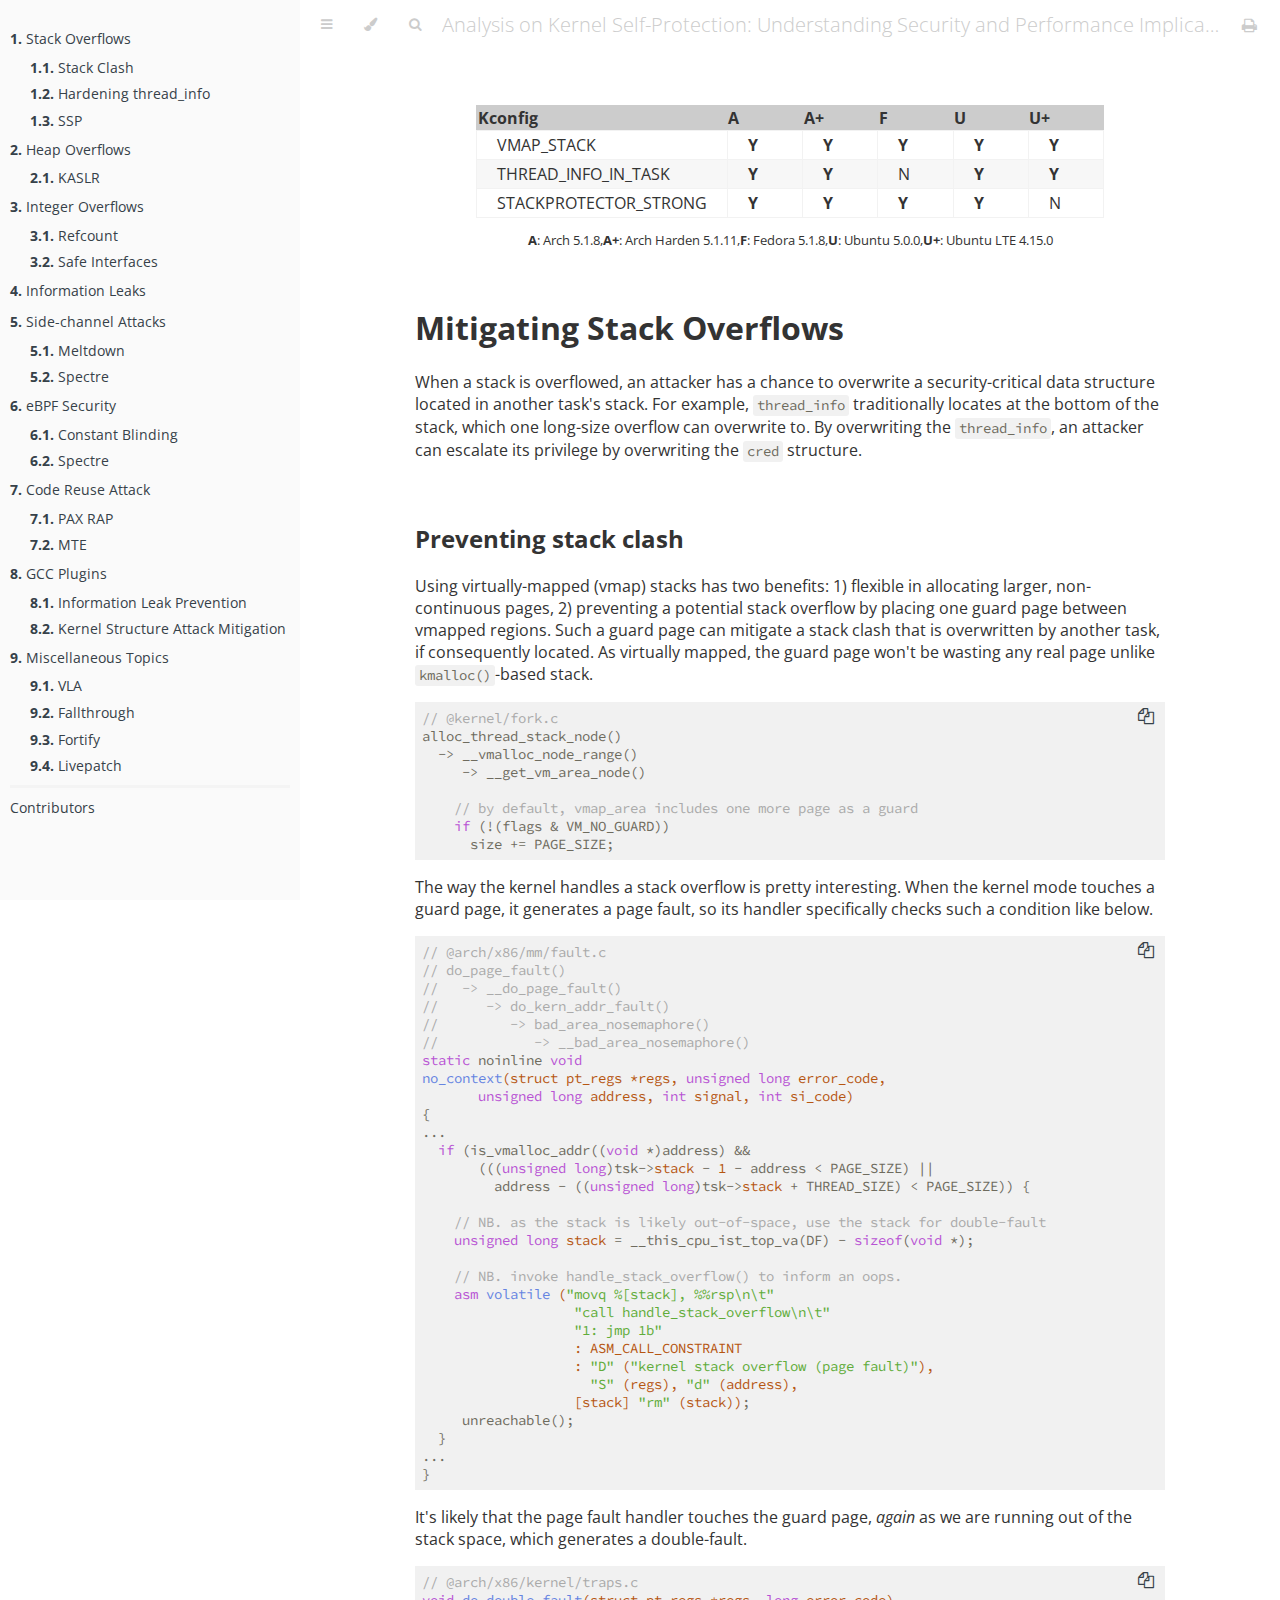
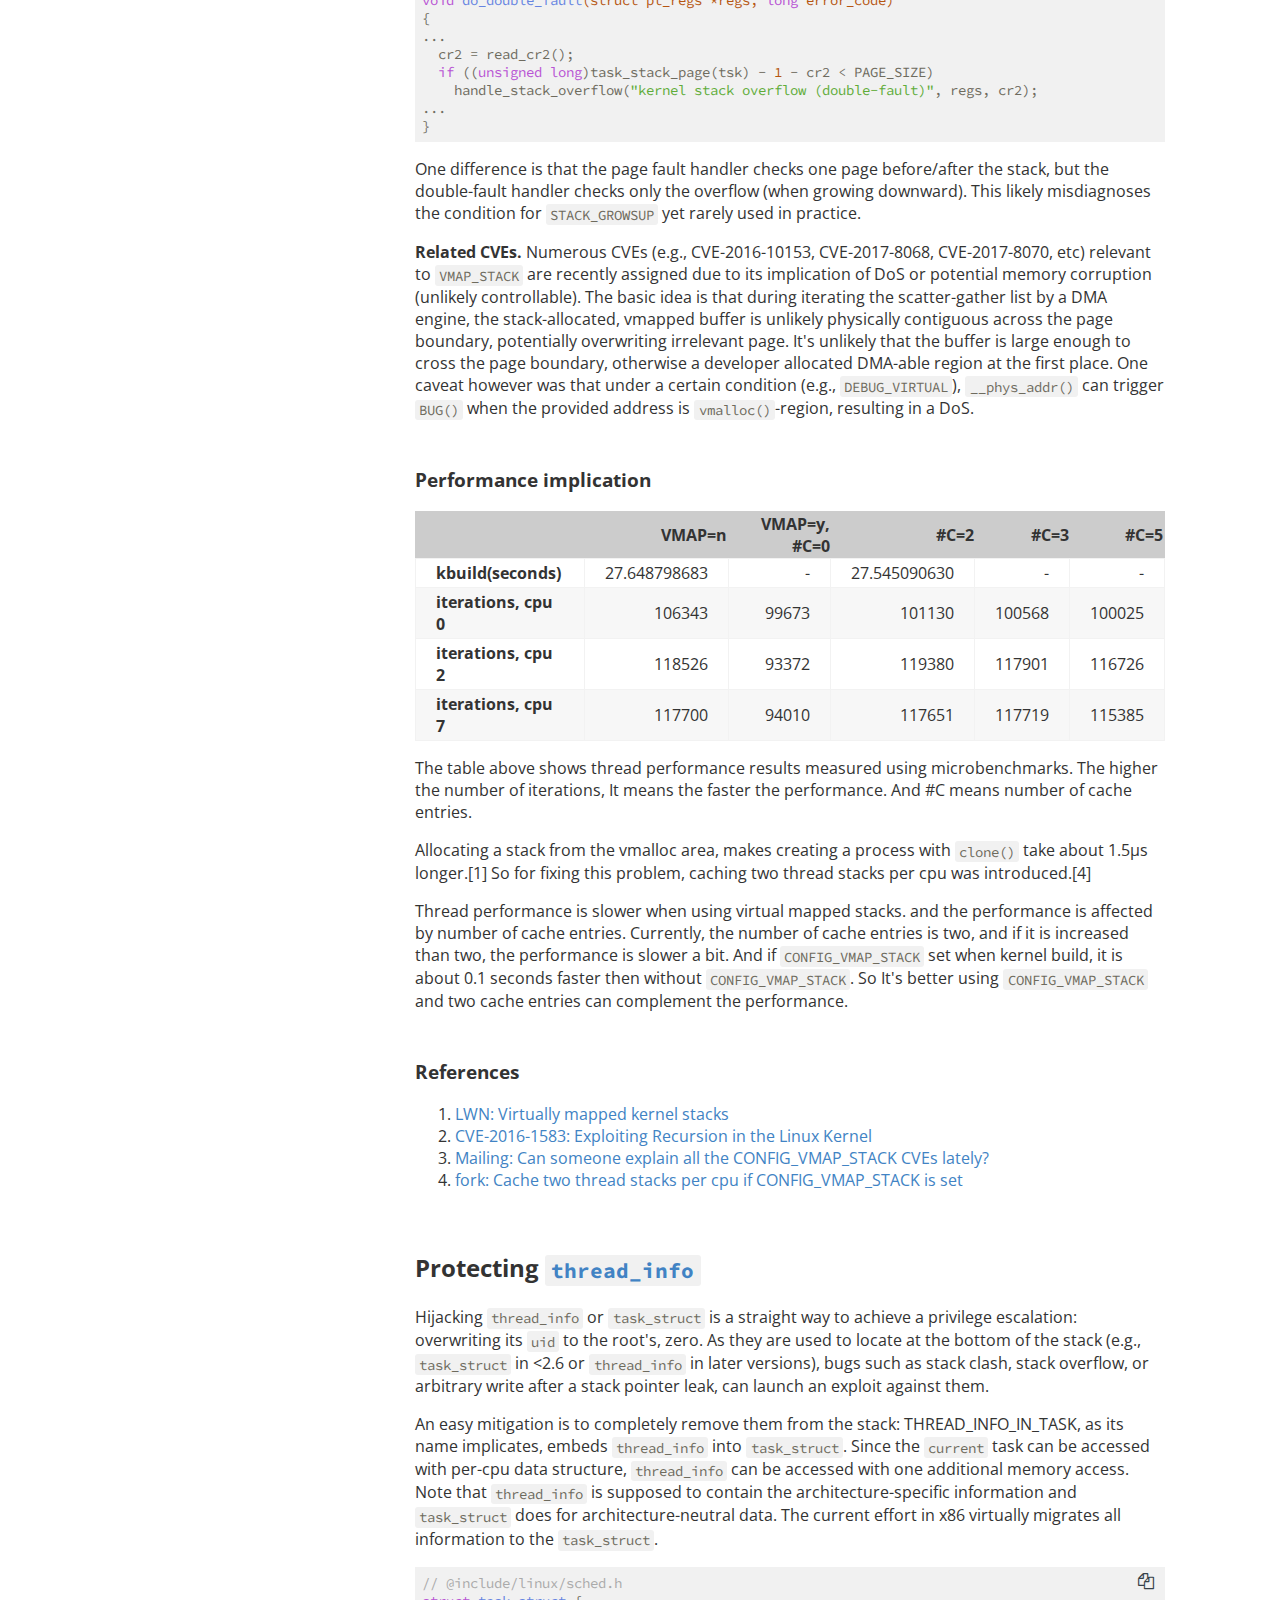
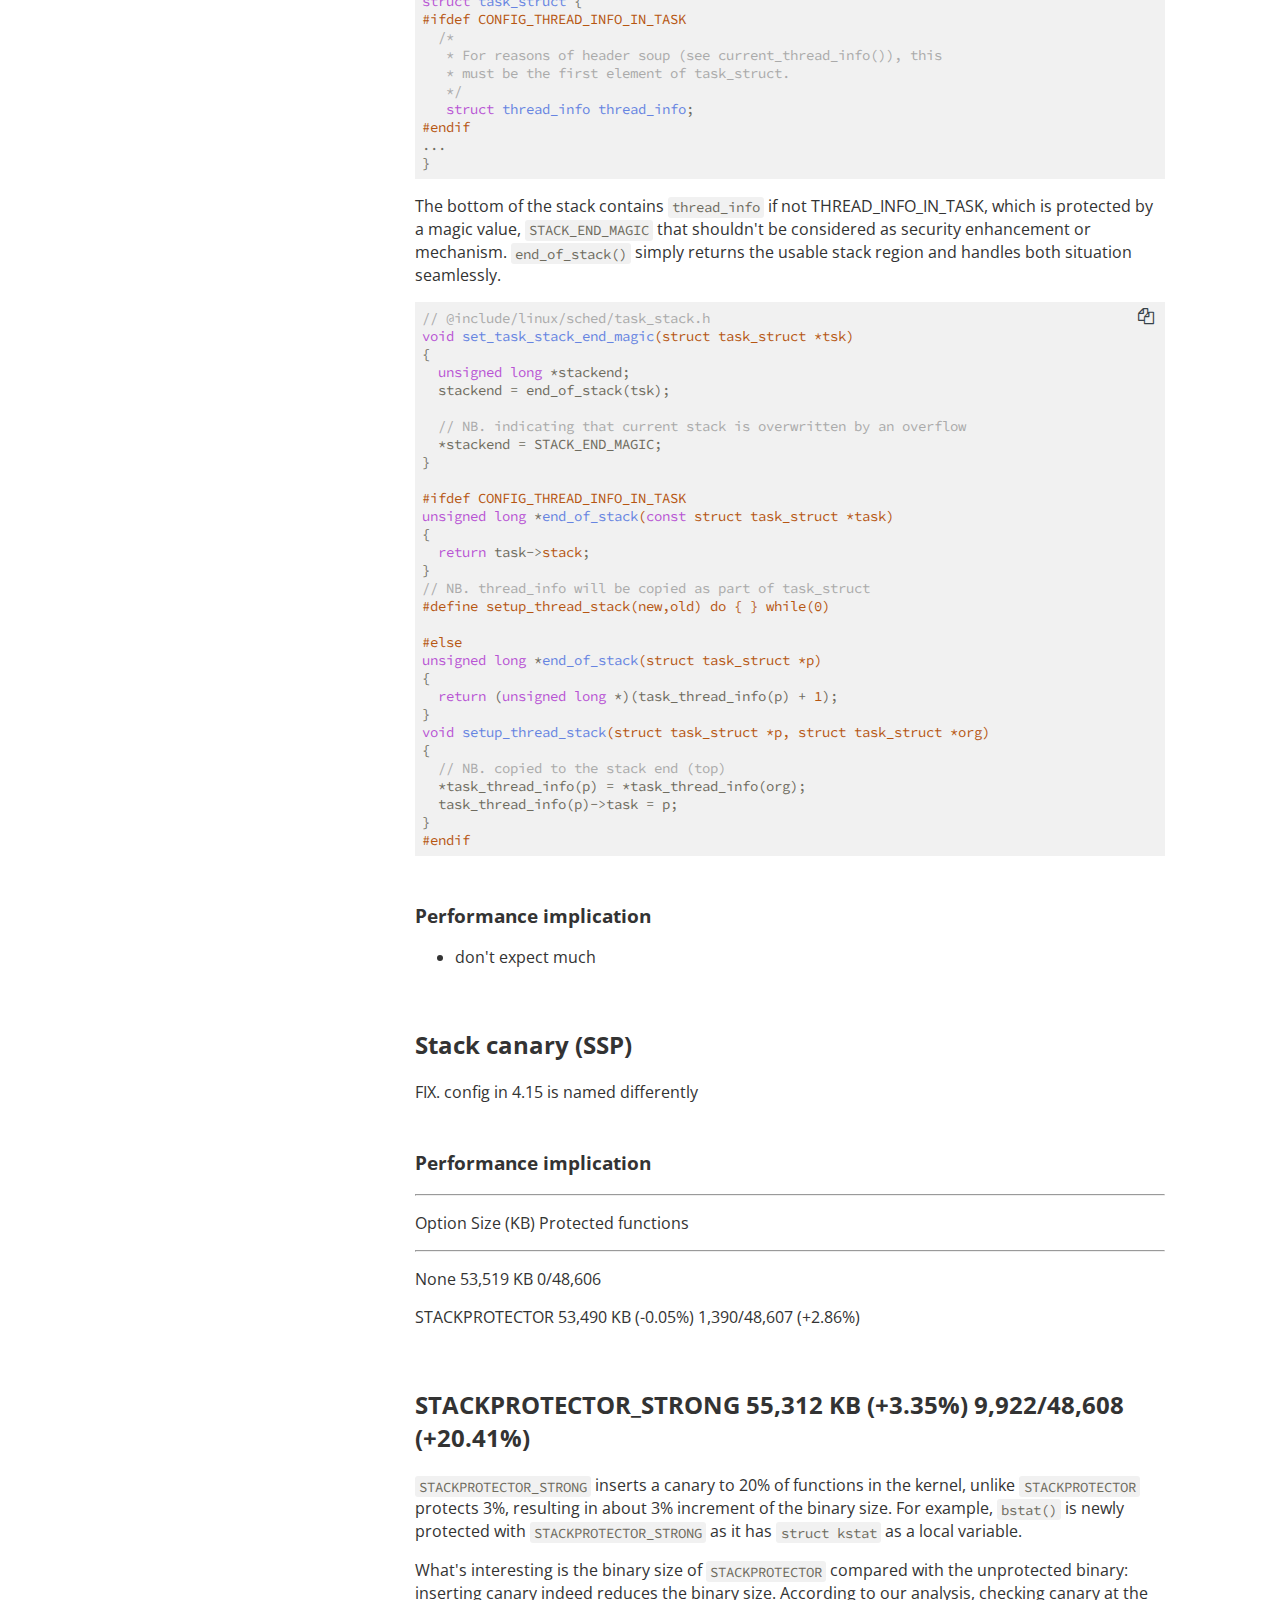
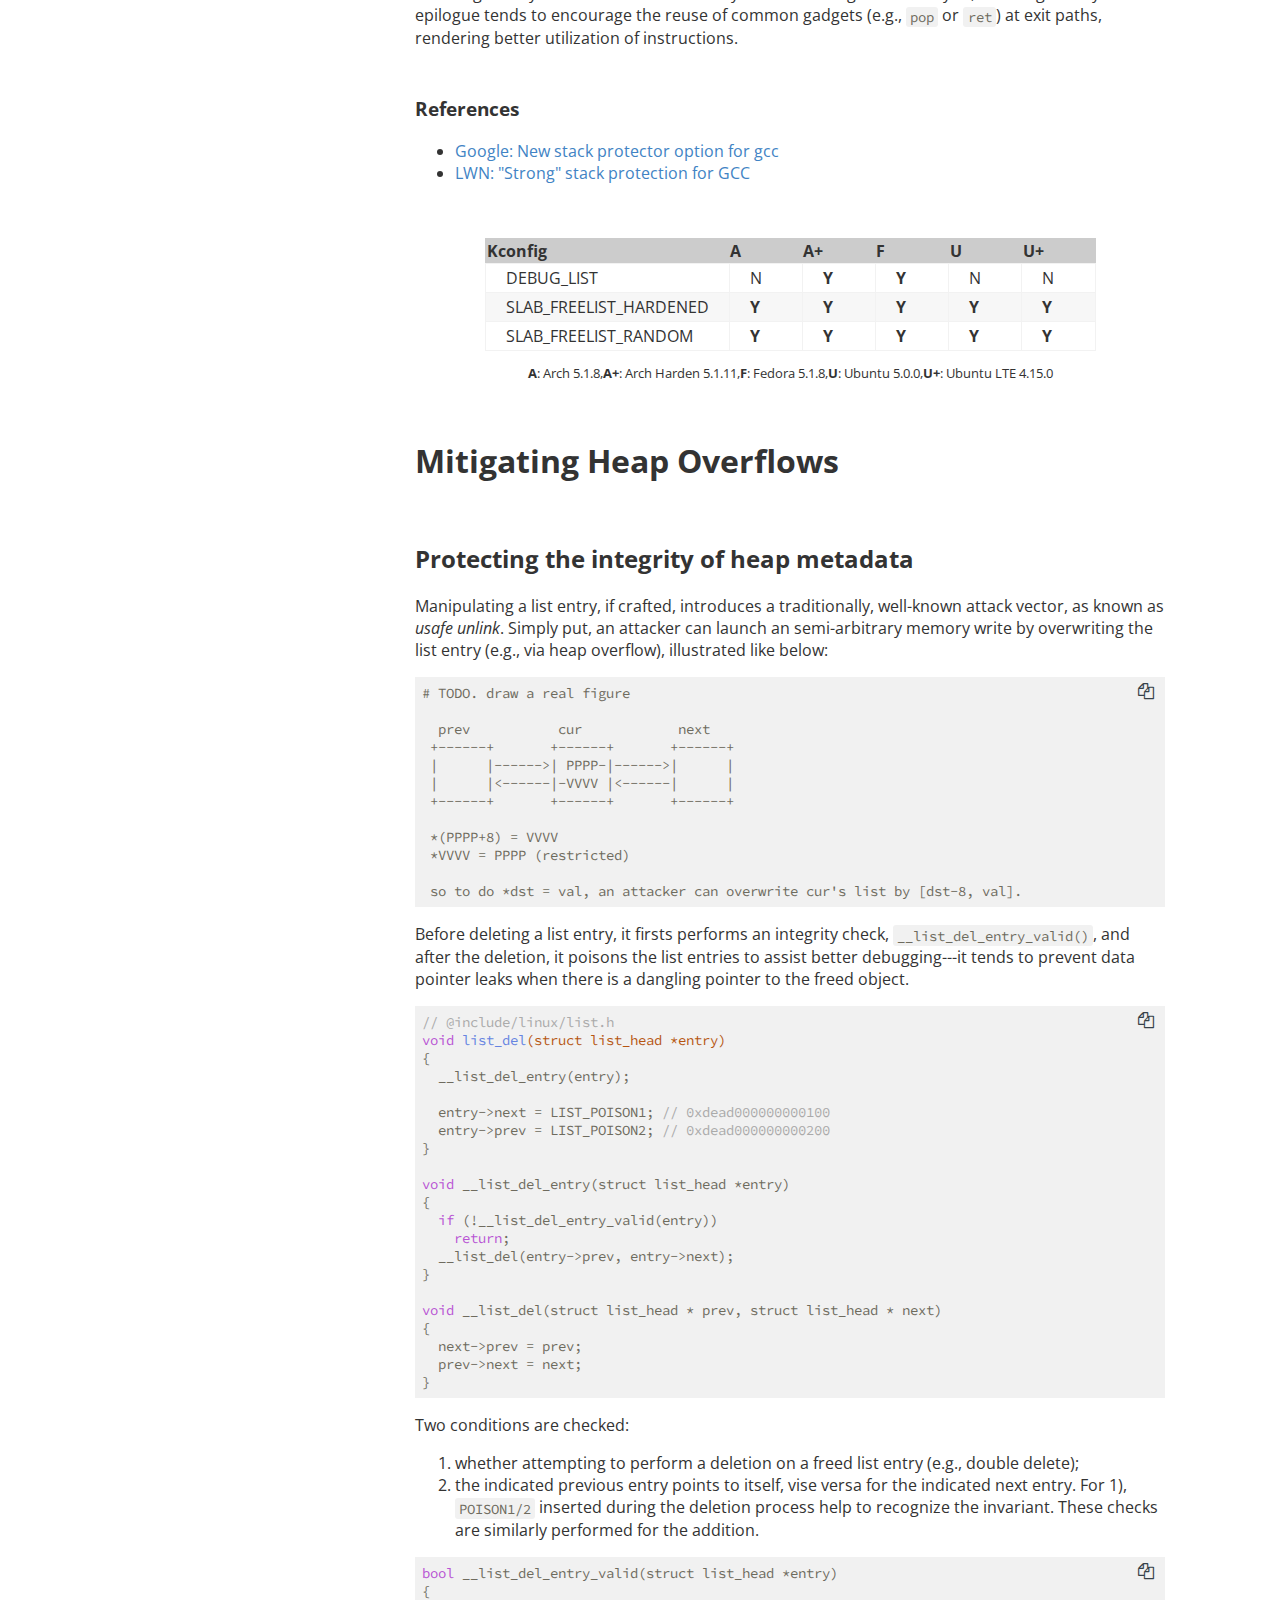
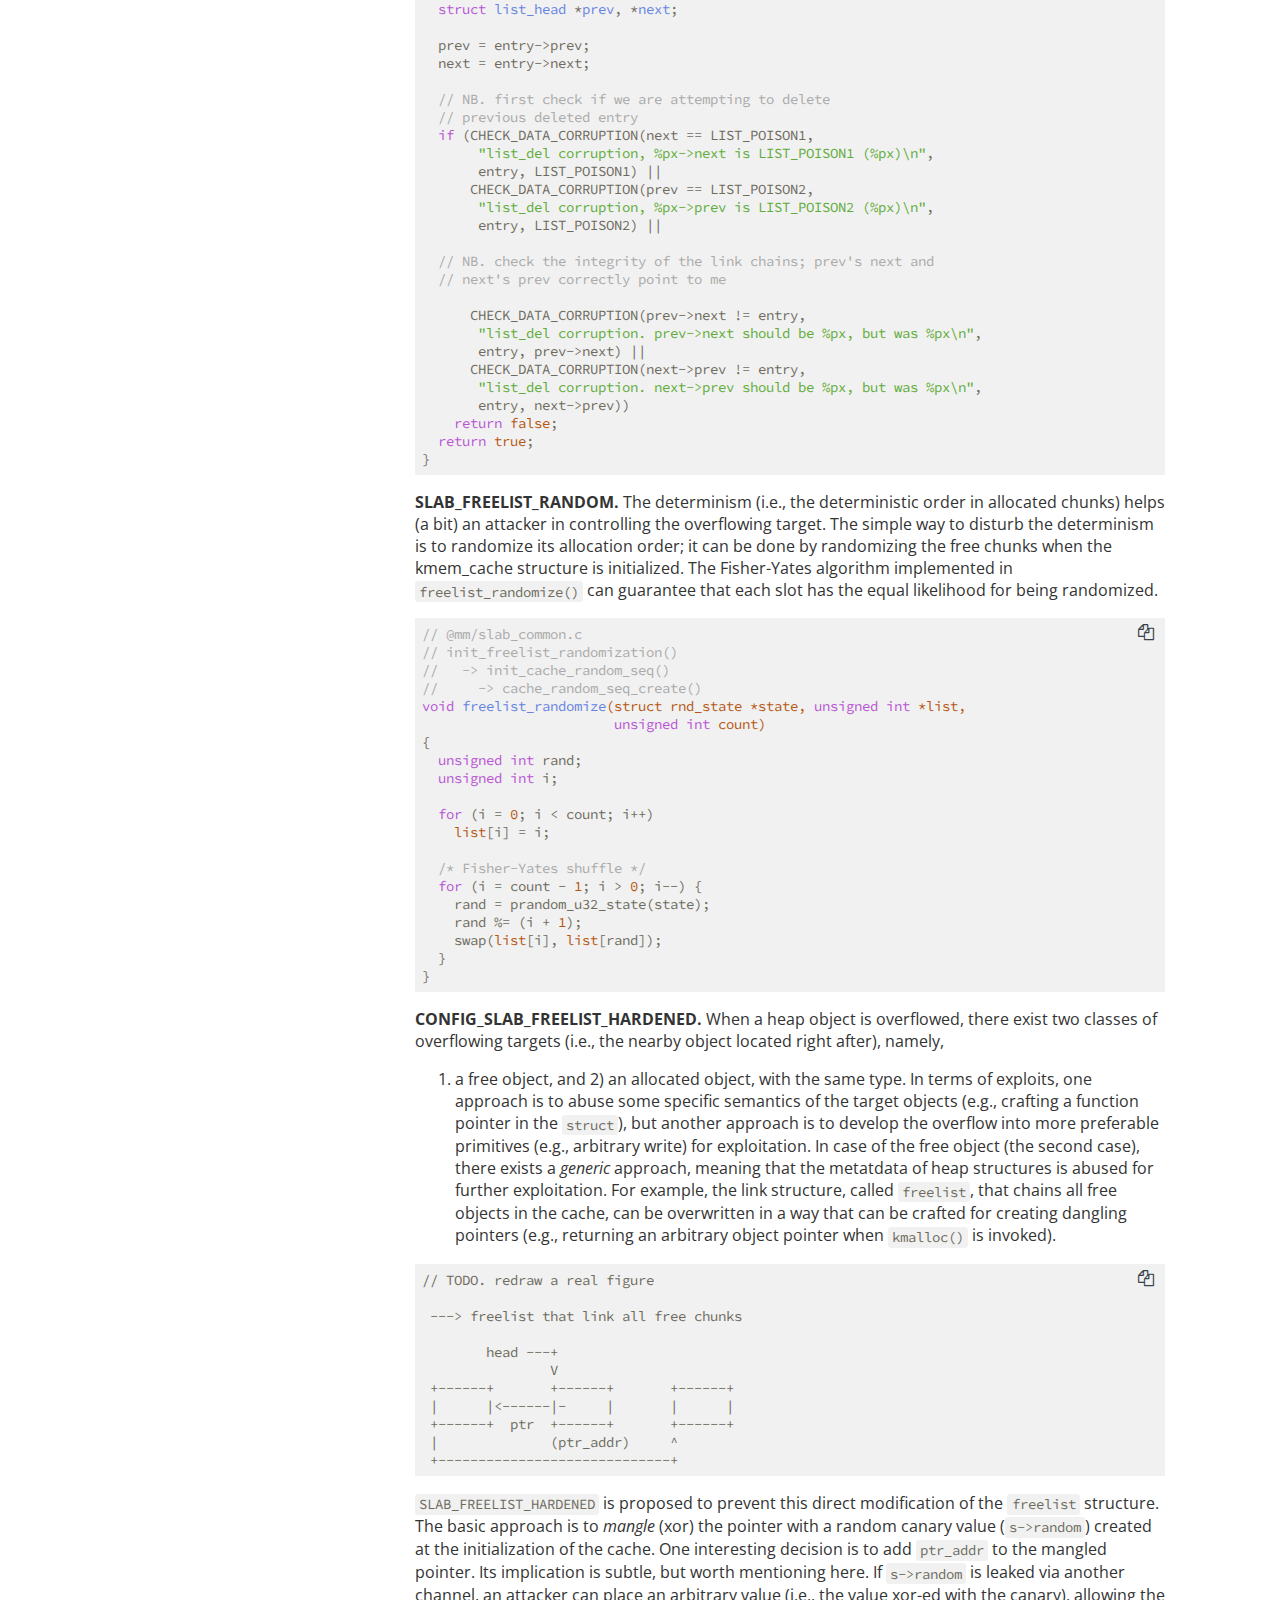
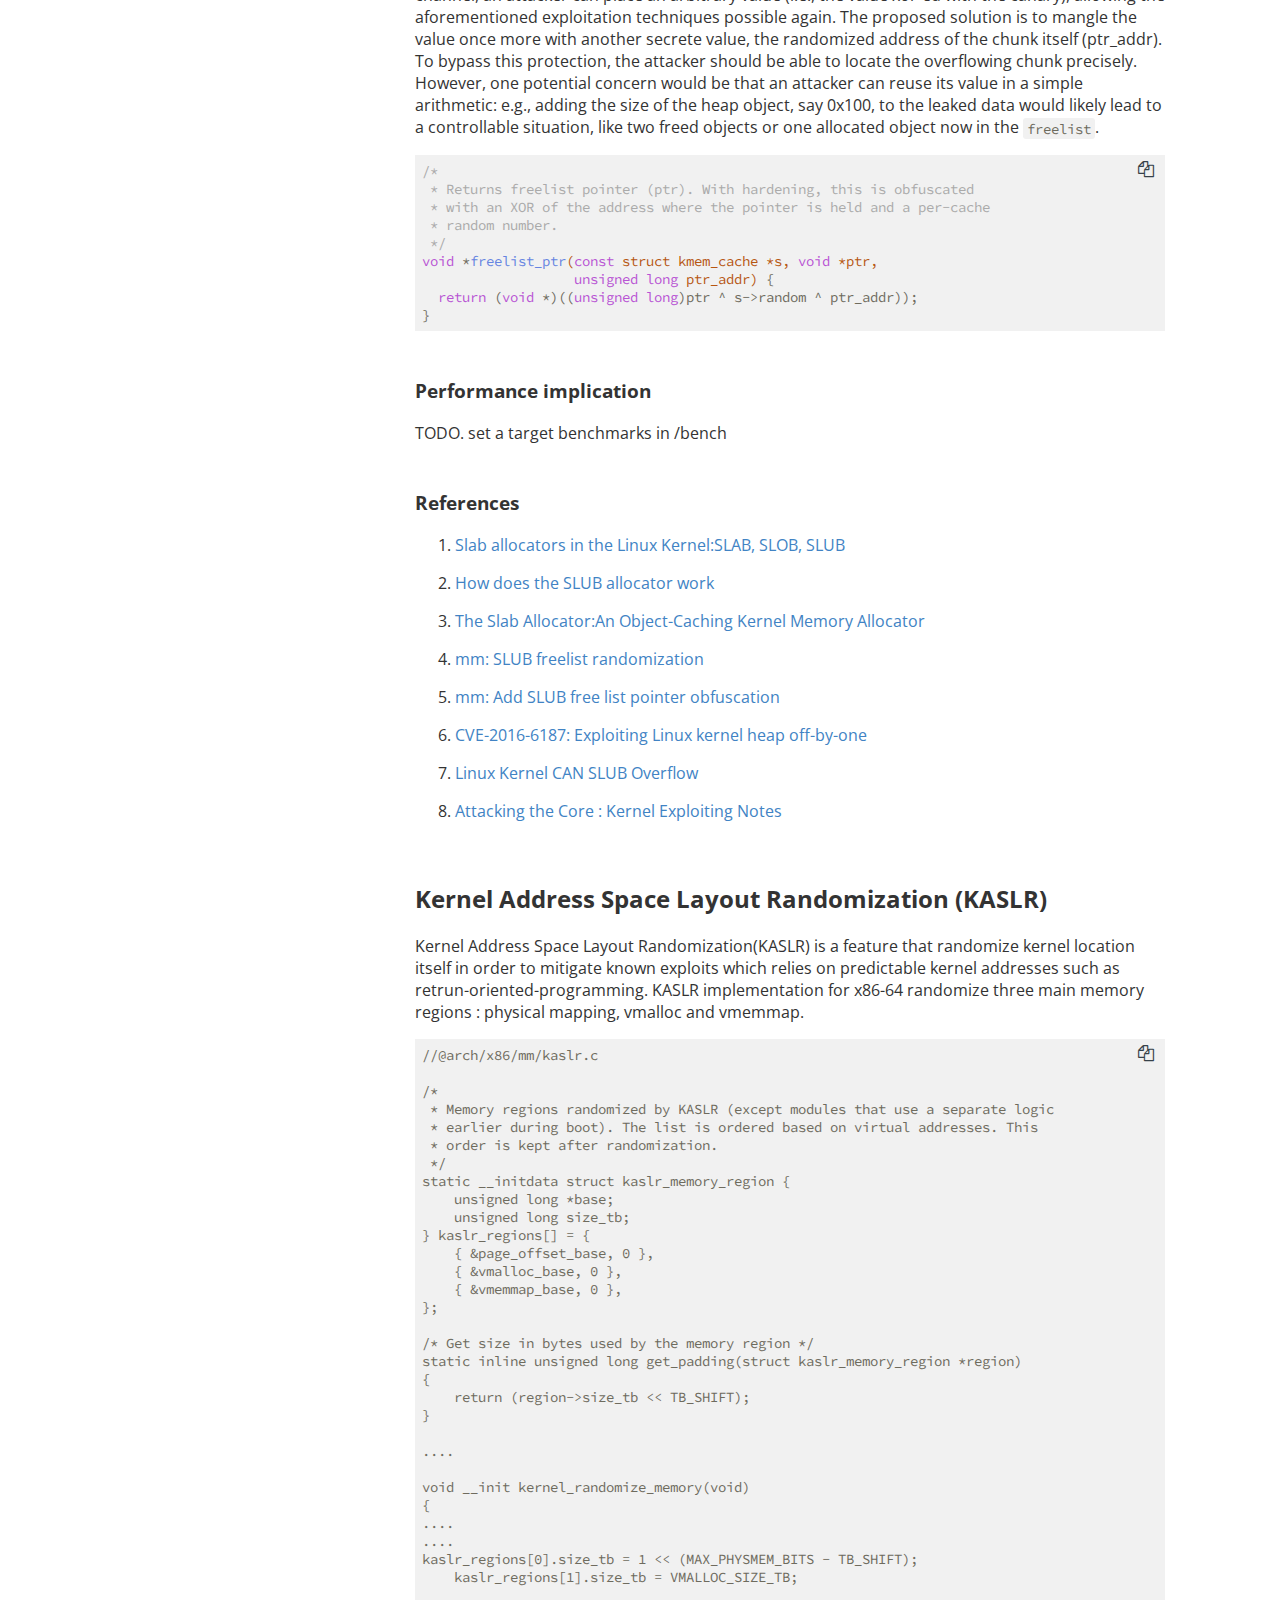
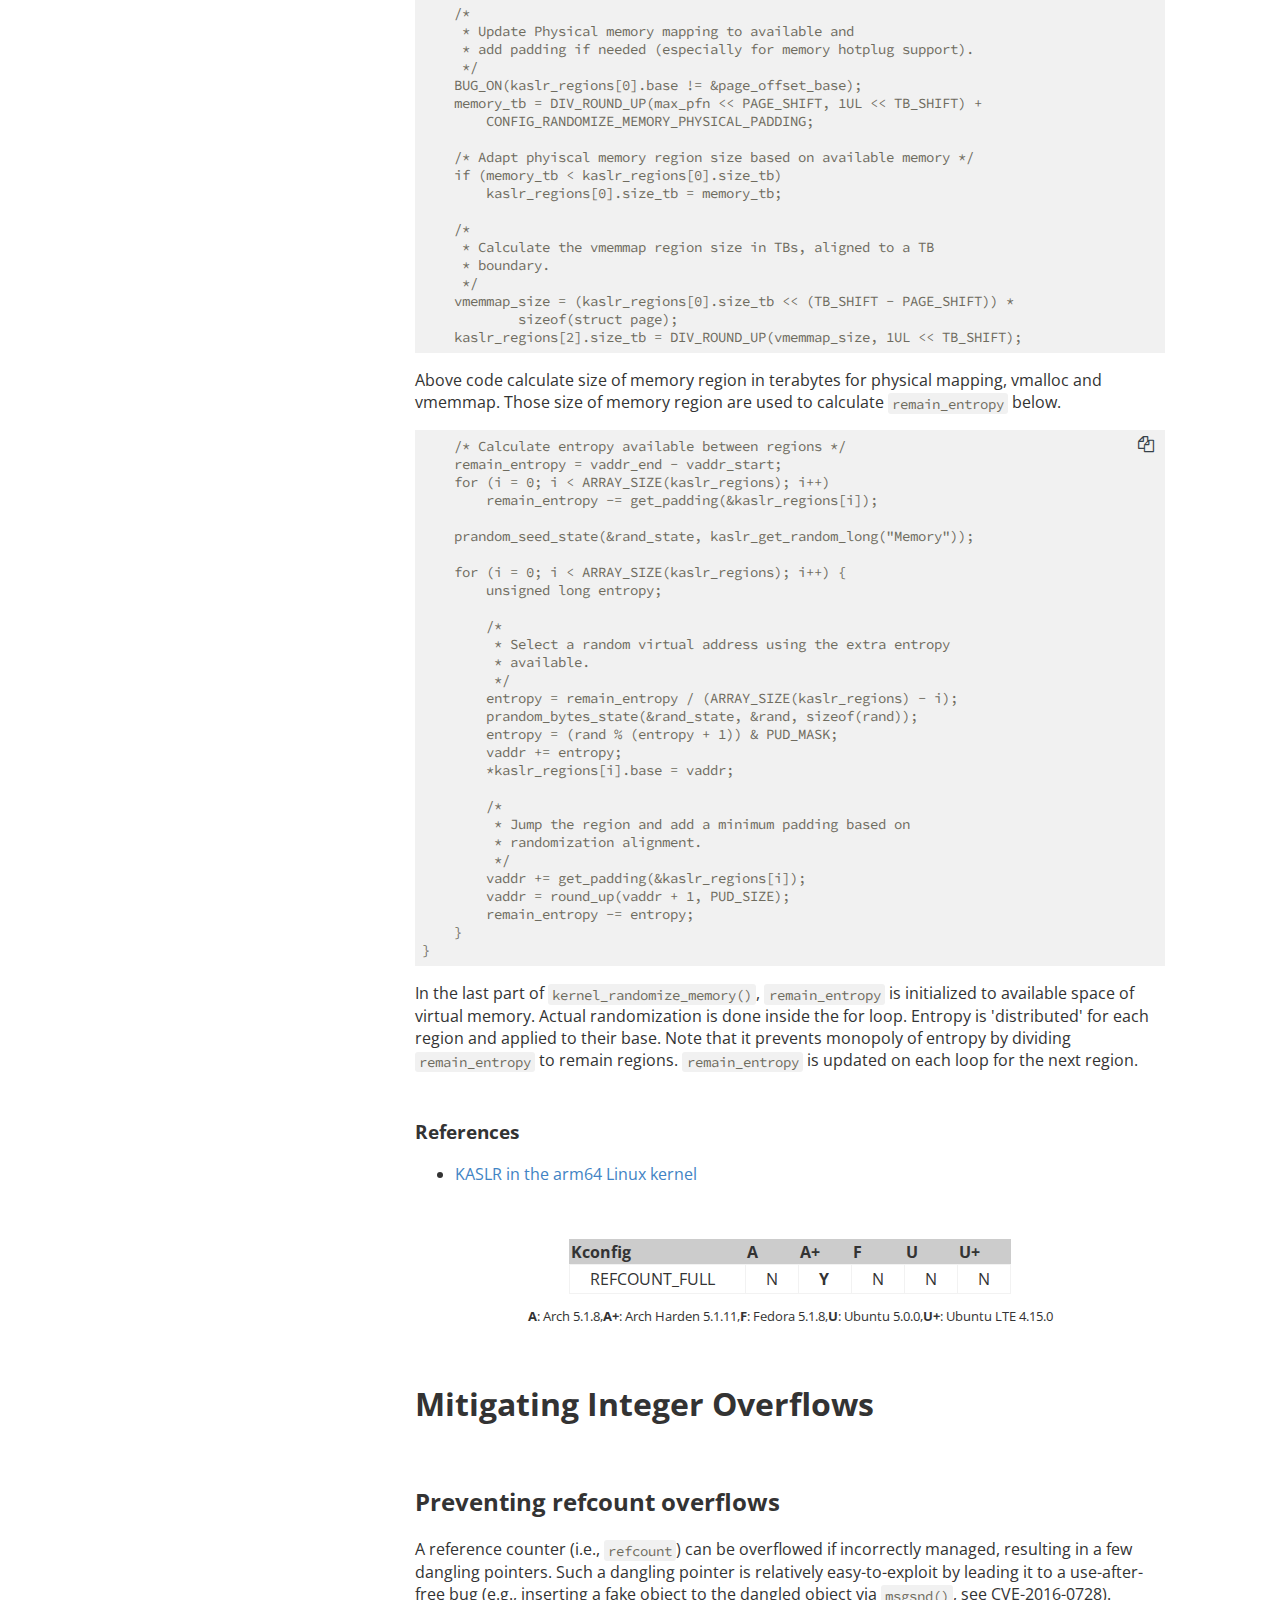
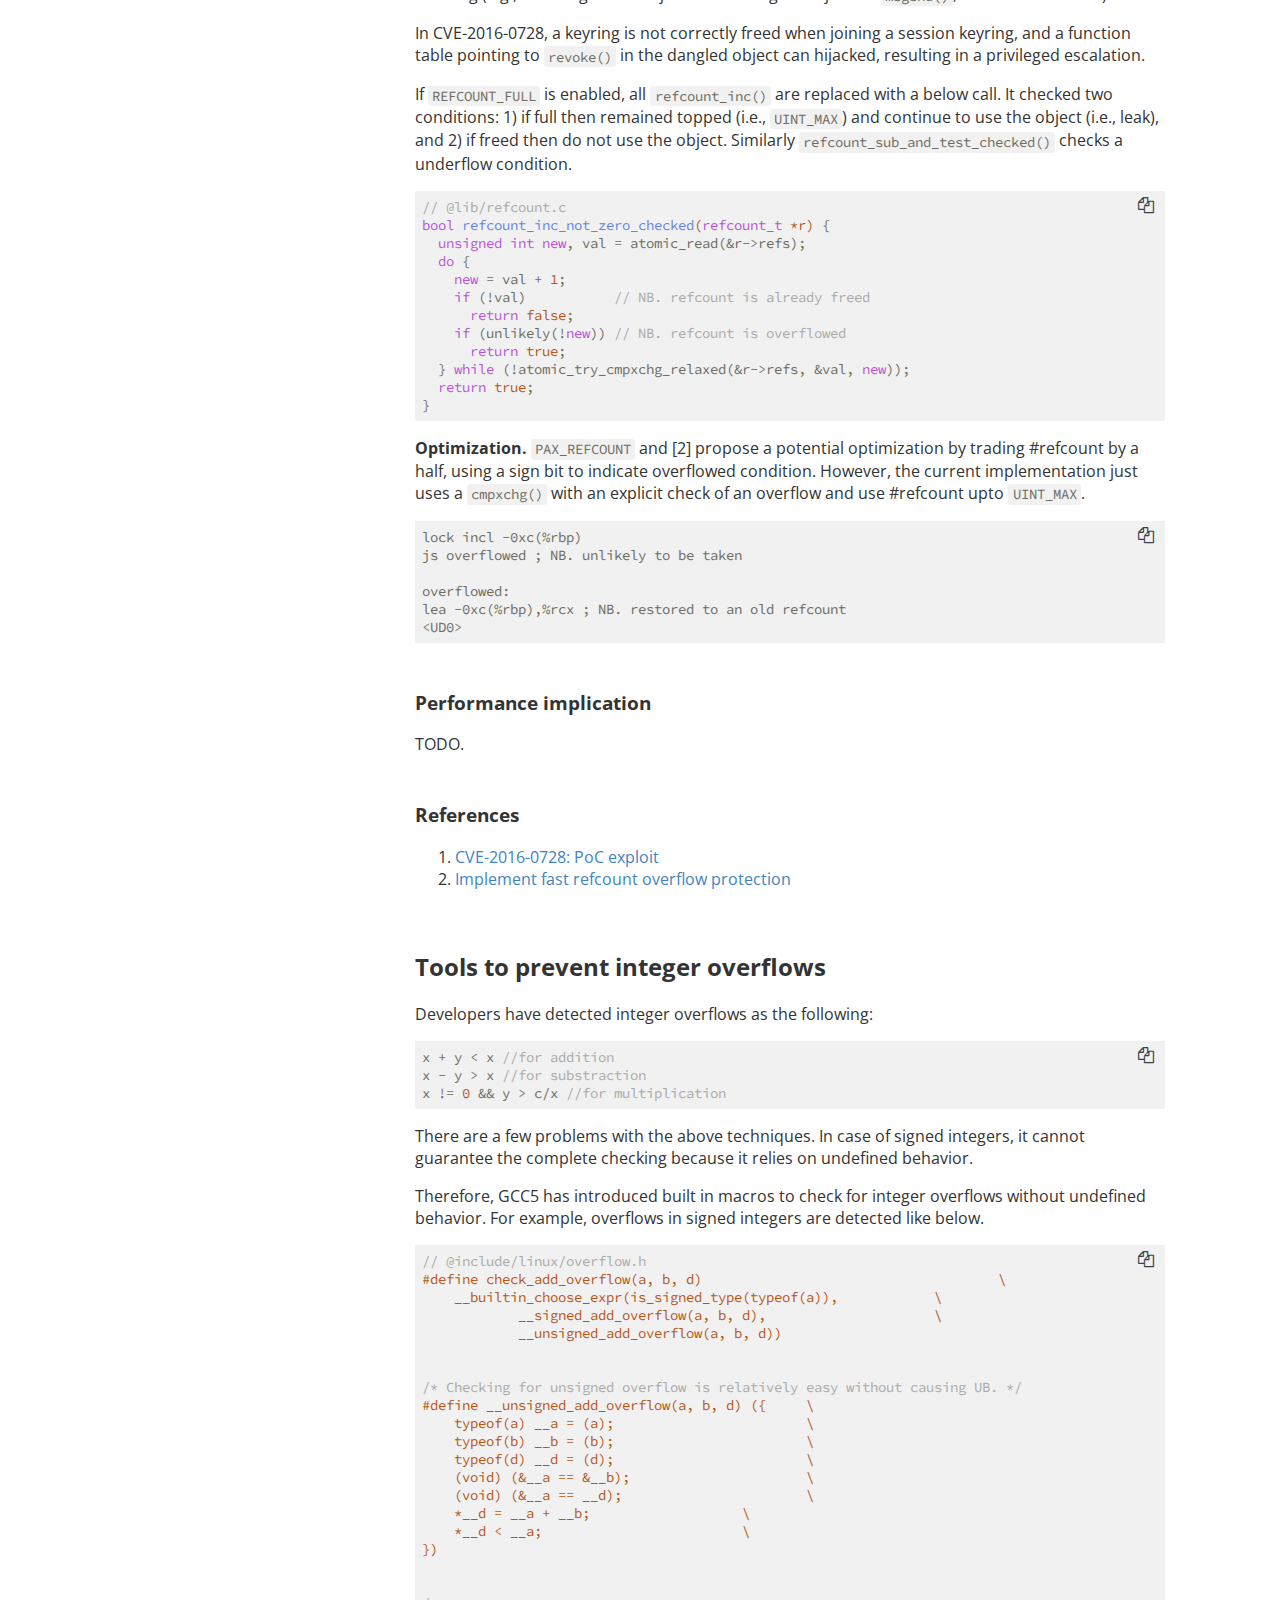
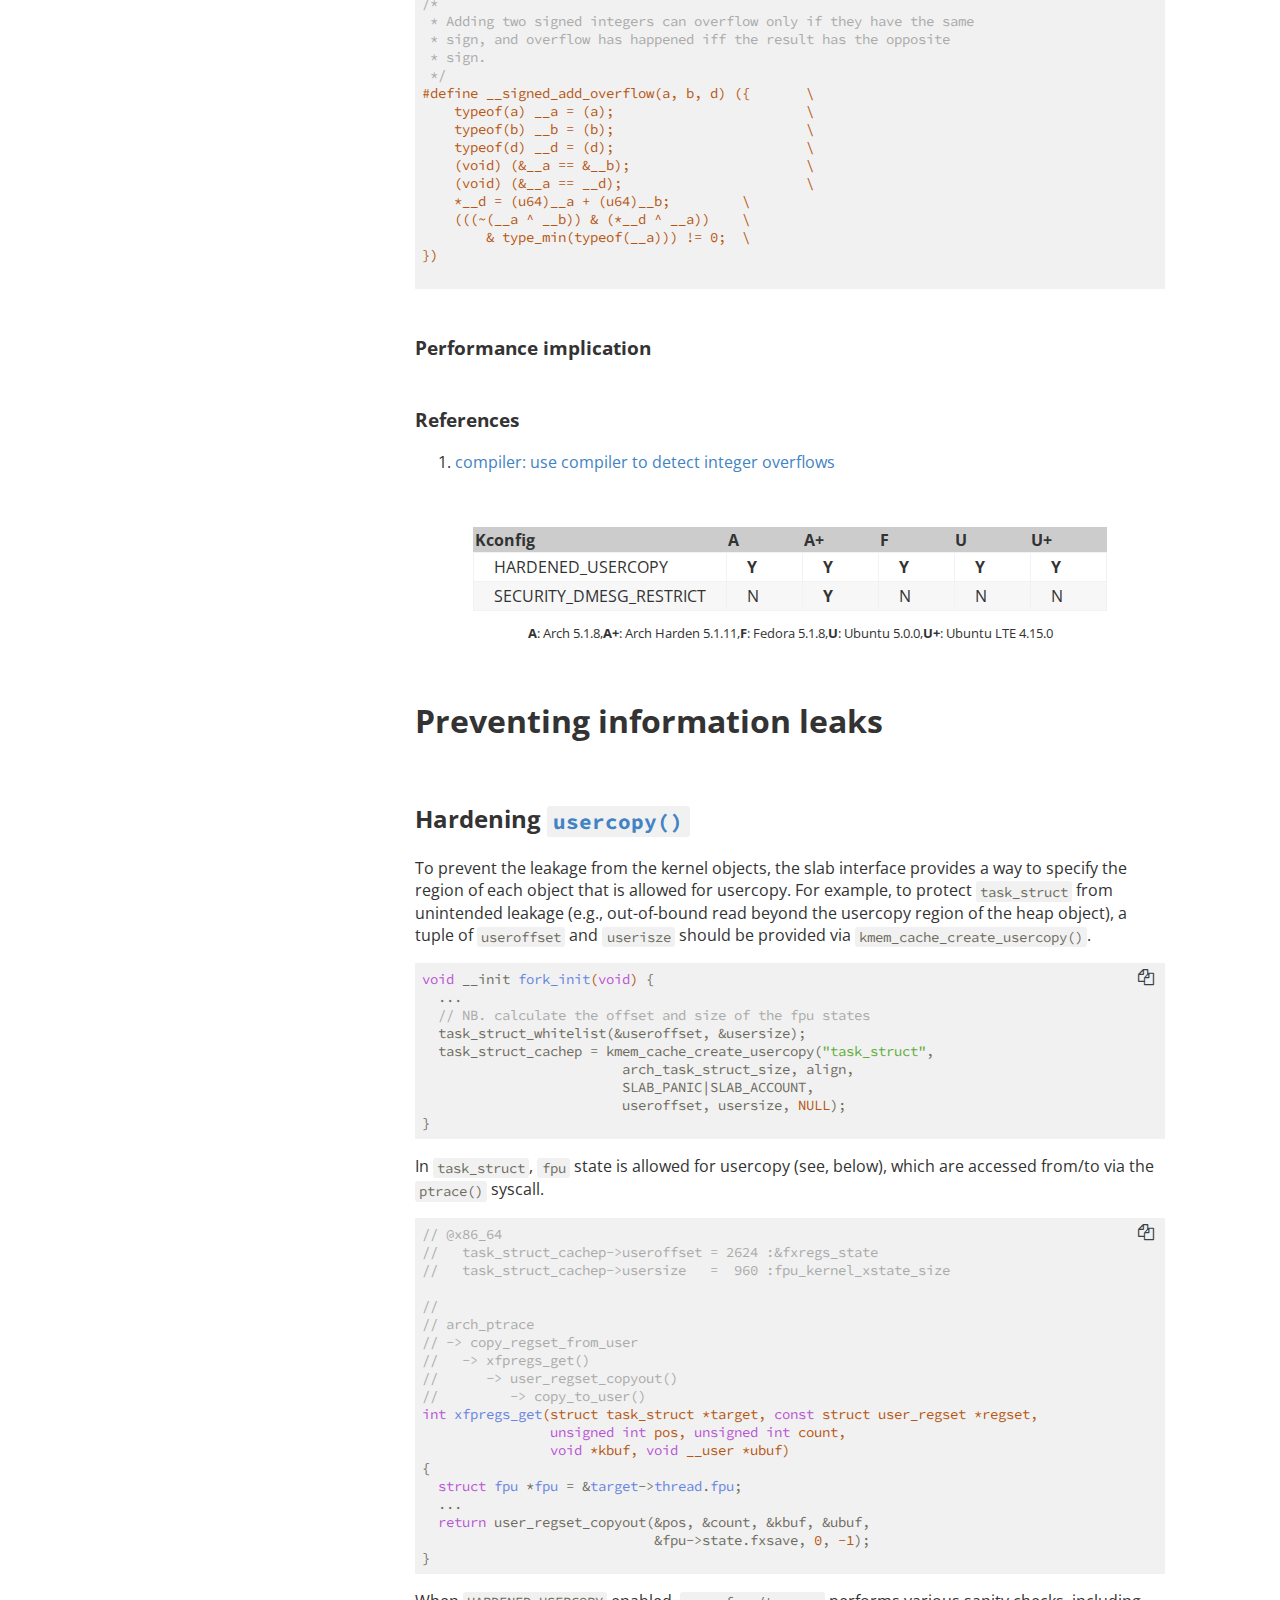
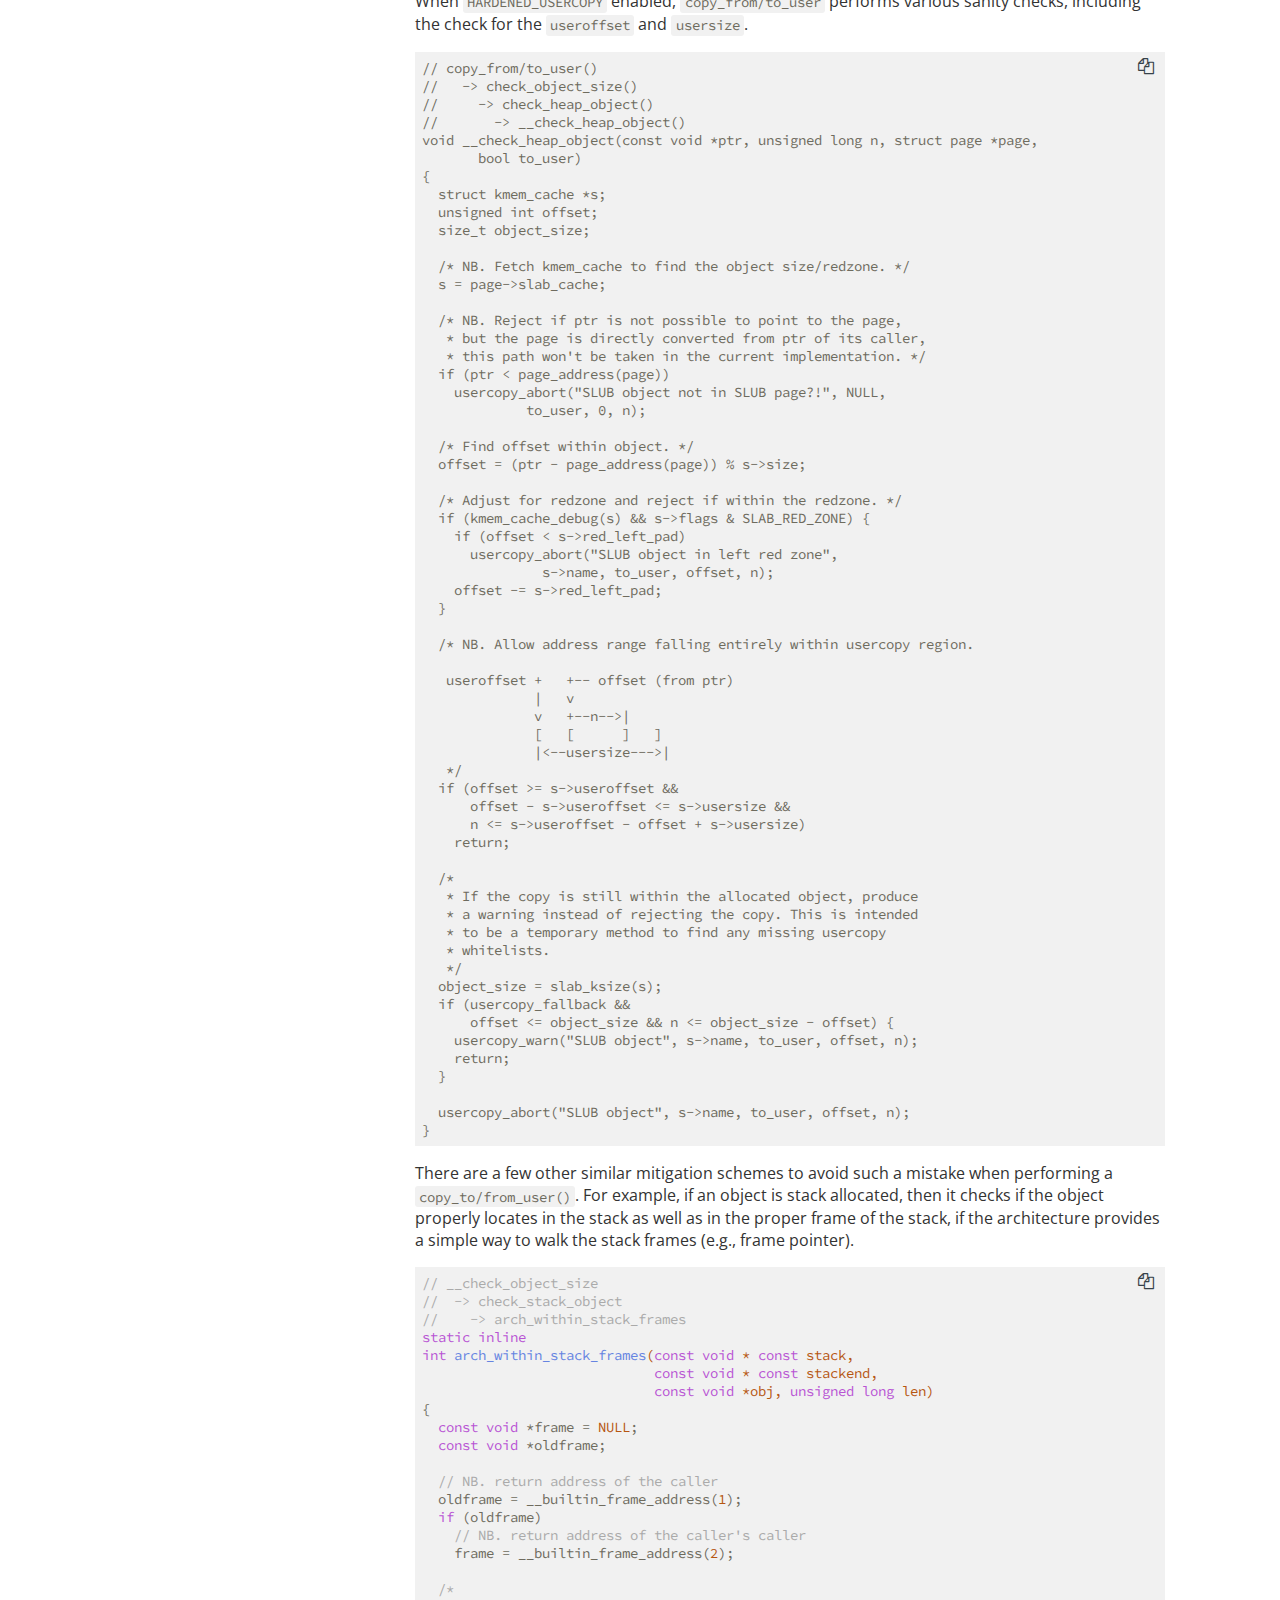
<file: docs/print.html>
<!DOCTYPE HTML>
<html lang="en" class="sidebar-visible no-js">
    <head>
        <!-- Book generated using mdBook -->
        <meta charset="UTF-8">
        <title>Analysis on Kernel Self-Protection: Understanding Security and Performance Implication</title>
        
        <meta name="robots" content="noindex" />
        

        <meta content="text/html; charset=utf-8" http-equiv="Content-Type">
        <meta name="description" content="">
        <meta name="viewport" content="width=device-width, initial-scale=1">
        <meta name="theme-color" content="#ffffff" />

        <link rel="shortcut icon" href="favicon.png">
        <link rel="stylesheet" href="css/variables.css">
        <link rel="stylesheet" href="css/general.css">
        <link rel="stylesheet" href="css/chrome.css">
        <link rel="stylesheet" href="css/print.css" media="print">

        <!-- Fonts -->
        <link rel="stylesheet" href="FontAwesome/css/font-awesome.css">
        <link href="https://fonts.googleapis.com/css?family=Open+Sans:300italic,400italic,600italic,700italic,800italic,400,300,600,700,800" rel="stylesheet" type="text/css">
        <link href="https://fonts.googleapis.com/css?family=Source+Code+Pro:500" rel="stylesheet" type="text/css">

        <!-- Highlight.js Stylesheets -->
        <link rel="stylesheet" href="highlight.css">
        <link rel="stylesheet" href="tomorrow-night.css">
        <link rel="stylesheet" href="ayu-highlight.css">

        <!-- Custom theme stylesheets -->
        
        <link rel="stylesheet" href="assets/css/custom.css">
        

        
    </head>
    <body class="light">
        <!-- Provide site root to javascript -->
        <script type="text/javascript">
            var path_to_root = "";
            var default_theme = "light";
        </script>

        <!-- Work around some values being stored in localStorage wrapped in quotes -->
        <script type="text/javascript">
            try {
                var theme = localStorage.getItem('mdbook-theme');
                var sidebar = localStorage.getItem('mdbook-sidebar');

                if (theme.startsWith('"') && theme.endsWith('"')) {
                    localStorage.setItem('mdbook-theme', theme.slice(1, theme.length - 1));
                }

                if (sidebar.startsWith('"') && sidebar.endsWith('"')) {
                    localStorage.setItem('mdbook-sidebar', sidebar.slice(1, sidebar.length - 1));
                }
            } catch (e) { }
        </script>

        <!-- Set the theme before any content is loaded, prevents flash -->
        <script type="text/javascript">
            var theme;
            try { theme = localStorage.getItem('mdbook-theme'); } catch(e) { }
            if (theme === null || theme === undefined) { theme = default_theme; }
            document.body.className = theme;
            document.querySelector('html').className = theme + ' js';
        </script>

        <!-- Hide / unhide sidebar before it is displayed -->
        <script type="text/javascript">
            var html = document.querySelector('html');
            var sidebar = 'hidden';
            if (document.body.clientWidth >= 1080) {
                try { sidebar = localStorage.getItem('mdbook-sidebar'); } catch(e) { }
                sidebar = sidebar || 'visible';
            }
            html.classList.remove('sidebar-visible');
            html.classList.add("sidebar-" + sidebar);
        </script>

        <nav id="sidebar" class="sidebar" aria-label="Table of contents">
            <div class="sidebar-scrollbox">
<div class="sidebar-scrollbox"><ol class="chapter">
<li><a href="stack-ovfl.html"><strong aria-hidden="true">1.&nbsp;</strong>Stack Overflows</a></li>
  <li><ol class="section">
<li><a href="stack-ovfl.html#preventing-stack-clash"><strong aria-hidden="true">1.1.&nbsp;</strong>Stack Clash</a></li>
<li><a href="stack-ovfl.html#protecting-thread_info"><strong aria-hidden="true">1.2.&nbsp;</strong>Hardening thread_info</a></li>
<li><a href="stack-ovfl.html#stack-canary-ssp"><strong aria-hidden="true">1.3.&nbsp;</strong>SSP</a></li>
  </li></ol>
<li><a href="heap-ovfl.html"><strong aria-hidden="true">2.&nbsp;</strong>Heap Overflows</a></li>
  <li><ol class="section">
<li><a href="heap-ovfl.html#kernel-address-space-layout-randomization-kaslr"><strong aria-hidden="true">2.1.&nbsp;</strong>KASLR</a></li>
  </li></ol>
<li><a href="int-ovfl.html"><strong aria-hidden="true">3.&nbsp;</strong>Integer Overflows</a></li>
  <li><ol class="section">
<li><a href="int-ovfl.html#preventing-refcount-overflows"><strong aria-hidden="true">3.1.&nbsp;</strong>Refcount</a></li>
<li><a href="int-ovfl.html#tools-to-prevent-integer-overflows"><strong aria-hidden="true">3.2.&nbsp;</strong>Safe Interfaces</a></li>
  </li></ol>
<li><a href="infoleak.html"><strong aria-hidden="true">4.&nbsp;</strong>Information Leaks</a></li>
<li><a href="side-channel.html"><strong aria-hidden="true">5.&nbsp;</strong>Side-channel Attacks</a></li>
  <li><ol class="section">
<li><a href="side-channel.html#mitigating-kaslr-and-meltdown"><strong aria-hidden="true">5.1.&nbsp;</strong>Meltdown</a></li>
<li><a href="side-channel.html#mitigating-spectre"><strong aria-hidden="true">5.2.&nbsp;</strong>Spectre</a></li>
  </li></ol>
<li><a href="bpf.html"><strong aria-hidden="true">6.&nbsp;</strong>eBPF Security</a></li>
  <li><ol class="section">
<li><a href="bpf.html#constant-blinding-in-jit"><strong aria-hidden="true">6.1.&nbsp;</strong>Constant Blinding</a></li>
<li><a href="bpf.html#preventing-spectre"><strong aria-hidden="true">6.2.&nbsp;</strong>Spectre</a></li>
  </li></ol>
<li><a href="rop.html"><strong aria-hidden="true">7.&nbsp;</strong>Code Reuse Attack</a></li>
  <li><ol class="section">
<li><a href="rop.html#pax-reuse-attack-protector-rap"><strong aria-hidden="true">7.1.&nbsp;</strong>PAX RAP</a></li>
<li><a href="rop.html#arm's-memory-tagging-extensions-mte"><strong aria-hidden="true">7.2.&nbsp;</strong>MTE</a></li>
  </li></ol>
<li><a href="compiler.html"><strong aria-hidden="true">8.&nbsp;</strong>GCC Plugins</a></li>
  <li><ol class="section">
<li><a href="compiler.html#preventing-information-leaks"><strong aria-hidden="true">8.1.&nbsp;</strong>Information Leak Prevention</a></li>
<li><a href="compiler.html#randomizing-kernel-data-structures"><strong aria-hidden="true">8.2.&nbsp;</strong>Kernel Structure Attack Mitigation</a></li>
  </li></ol>
<li><a href="misc.html"><strong aria-hidden="true">9.&nbsp;</strong>Miscellaneous Topics</a></li>
  <li><ol class="section">
<li><a href="misc.html#eliminating-variable-length-arrays-vla"><strong aria-hidden="true">9.1.&nbsp;</strong>VLA</a></li>
<li><a href="misc.html#preventing-mistakes-in-switchcase"><strong aria-hidden="true">9.2.&nbsp;</strong>Fallthrough</a></li>
<li><a href="misc.html#fortify"><strong aria-hidden="true">9.3.&nbsp;</strong>Fortify</a></li>
<li><a href="misc.html#livepatch"><strong aria-hidden="true">9.4.&nbsp;</strong>Livepatch</a></li>
  </li></ol>
<li class="spacer"></li><li class="affix">
<a href="authors.html">Contributors</a></li>
</ol></div>
            <div id="sidebar-resize-handle" class="sidebar-resize-handle"></div>
        </nav>

        <div id="page-wrapper" class="page-wrapper">

            <div class="page">
                
                <div id="menu-bar" class="menu-bar">
                    <div id="menu-bar-sticky-container">
                        <div class="left-buttons">
                            <button id="sidebar-toggle" class="icon-button" type="button" title="Toggle Table of Contents" aria-label="Toggle Table of Contents" aria-controls="sidebar">
                                <i class="fa fa-bars"></i>
                            </button>
                            <button id="theme-toggle" class="icon-button" type="button" title="Change theme" aria-label="Change theme" aria-haspopup="true" aria-expanded="false" aria-controls="theme-list">
                                <i class="fa fa-paint-brush"></i>
                            </button>
                            <ul id="theme-list" class="theme-popup" aria-label="Themes" role="menu">
                                <li role="none"><button role="menuitem" class="theme" id="light">Light (default)</button></li>
                                <li role="none"><button role="menuitem" class="theme" id="rust">Rust</button></li>
                                <li role="none"><button role="menuitem" class="theme" id="coal">Coal</button></li>
                                <li role="none"><button role="menuitem" class="theme" id="navy">Navy</button></li>
                                <li role="none"><button role="menuitem" class="theme" id="ayu">Ayu</button></li>
                            </ul>
                            
                            <button id="search-toggle" class="icon-button" type="button" title="Search. (Shortkey: s)" aria-label="Toggle Searchbar" aria-expanded="false" aria-keyshortcuts="S" aria-controls="searchbar">
                                <i class="fa fa-search"></i>
                            </button>
                            
                        </div>

                        <h1 class="menu-title">Analysis on Kernel Self-Protection: Understanding Security and Performance Implication</h1>

                        <div class="right-buttons">
                            <a href="print.html" title="Print this book" aria-label="Print this book">
                                <i id="print-button" class="fa fa-print"></i>
                            </a>
                            
                        </div>
                    </div>
                </div>

                
                <div id="search-wrapper" class="hidden">
                    <form id="searchbar-outer" class="searchbar-outer">
                        <input type="search" name="search" id="searchbar" name="searchbar" placeholder="Search this book ..." aria-controls="searchresults-outer" aria-describedby="searchresults-header">
                    </form>
                    <div id="searchresults-outer" class="searchresults-outer hidden">
                        <div id="searchresults-header" class="searchresults-header"></div>
                        <ul id="searchresults">
                        </ul>
                    </div>
                </div>
                

                <!-- Apply ARIA attributes after the sidebar and the sidebar toggle button are added to the DOM -->
                <script type="text/javascript">
                    document.getElementById('sidebar-toggle').setAttribute('aria-expanded', sidebar === 'visible');
                    document.getElementById('sidebar').setAttribute('aria-hidden', sidebar !== 'visible');
                    Array.from(document.querySelectorAll('#sidebar a')).forEach(function(link) {
                        link.setAttribute('tabIndex', sidebar === 'visible' ? 0 : -1);
                    });
                </script>

                <div id="content" class="content">
                    <main>
                        <p><br/><table></p>
<colgroup>
<col width="40%" />
<col width="12%" />
<col width="12%" />
<col width="12%" />
<col width="12%" />
<col width="12%" />
</colgroup>
<thead>
<tr class="header">
<th align="left">Kconfig</th>
<th align="left">A</th>
<th align="left">A+</th>
<th align="left">F</th>
<th align="left">U</th>
<th align="left">U+</th>
</tr>
</thead>
<tbody>
<tr class="odd">
<td align="left">VMAP_STACK</td>
<td align="left"><b>Y</b></td>
<td align="left"><b>Y</b></td>
<td align="left"><b>Y</b></td>
<td align="left"><b>Y</b></td>
<td align="left"><b>Y</b></td>
</tr>
<tr class="even">
<td align="left">THREAD_INFO_IN_TASK</td>
<td align="left"><b>Y</b></td>
<td align="left"><b>Y</b></td>
<td align="left">N</td>
<td align="left"><b>Y</b></td>
<td align="left"><b>Y</b></td>
</tr>
<tr class="odd">
<td align="left">STACKPROTECTOR_STRONG</td>
<td align="left"><b>Y</b></td>
<td align="left"><b>Y</b></td>
<td align="left"><b>Y</b></td>
<td align="left"><b>Y</b></td>
<td align="left">N</td>
</tr>
</tbody>
</table>
<center>
<small>
<p>
<strong>A</strong>: Arch 5.1.8,<strong>A+</strong>: Arch Harden 5.1.11,<strong>F</strong>: Fedora 5.1.8,<strong>U</strong>: Ubuntu 5.0.0,<strong>U+</strong>: Ubuntu LTE 4.15.0
</p>
</small>
</center>
<br/>
<h1><a class="header" href="#mitigating-stack-overflows" id="mitigating-stack-overflows">Mitigating Stack Overflows</a></h1>
<p>When a stack is overflowed, an attacker has a chance to overwrite a
security-critical data structure located in another task's stack. For
example, <code>thread_info</code> traditionally locates at the bottom of the
stack, which one long-size overflow can overwrite to. By overwriting
the <code>thread_info</code>, an attacker can escalate its privilege by
overwriting the <code>cred</code> structure.</p>
<h2><a class="header" href="#preventing-stack-clash" id="preventing-stack-clash">Preventing stack clash</a></h2>
<p>Using virtually-mapped (vmap) stacks has two benefits: 1) flexible in
allocating larger, non-continuous pages, 2) preventing a potential
stack overflow by placing one guard page between vmapped regions. Such
a guard page can mitigate a stack clash that is overwritten by another task,
if consequently located. As virtually mapped, the guard page
won't be wasting any real page unlike <code>kmalloc()</code>-based stack.</p>
<pre><code class="language-c">// @kernel/fork.c
alloc_thread_stack_node()
  -&gt; __vmalloc_node_range()
     -&gt; __get_vm_area_node()

    // by default, vmap_area includes one more page as a guard
    if (!(flags &amp; VM_NO_GUARD))
      size += PAGE_SIZE;
</code></pre>
<p>The way the kernel handles a stack overflow is pretty
interesting. When the kernel mode touches a guard page, it generates a
page fault, so its handler specifically checks such a condition like below.</p>
<pre><code class="language-c">// @arch/x86/mm/fault.c
// do_page_fault()
//   -&gt; __do_page_fault()
//      -&gt; do_kern_addr_fault()
//         -&gt; bad_area_nosemaphore()
//            -&gt; __bad_area_nosemaphore()
static noinline void
no_context(struct pt_regs *regs, unsigned long error_code,
	   unsigned long address, int signal, int si_code)
{
...
  if (is_vmalloc_addr((void *)address) &amp;&amp;
       (((unsigned long)tsk-&gt;stack - 1 - address &lt; PAGE_SIZE) ||
         address - ((unsigned long)tsk-&gt;stack + THREAD_SIZE) &lt; PAGE_SIZE)) {

    // NB. as the stack is likely out-of-space, use the stack for double-fault
    unsigned long stack = __this_cpu_ist_top_va(DF) - sizeof(void *);

    // NB. invoke handle_stack_overflow() to inform an oops.
    asm volatile (&quot;movq %[stack], %%rsp\n\t&quot;
                   &quot;call handle_stack_overflow\n\t&quot;
                   &quot;1: jmp 1b&quot;
                   : ASM_CALL_CONSTRAINT
                   : &quot;D&quot; (&quot;kernel stack overflow (page fault)&quot;),
                     &quot;S&quot; (regs), &quot;d&quot; (address),
                   [stack] &quot;rm&quot; (stack));
     unreachable();
  }
...
}
</code></pre>
<p>It's likely that the page fault handler touches the guard page,
<em>again</em> as we are running out of the stack space, which generates a
double-fault.</p>
<pre><code class="language-c">// @arch/x86/kernel/traps.c
void do_double_fault(struct pt_regs *regs, long error_code)
{
...
  cr2 = read_cr2();
  if ((unsigned long)task_stack_page(tsk) - 1 - cr2 &lt; PAGE_SIZE)
    handle_stack_overflow(&quot;kernel stack overflow (double-fault)&quot;, regs, cr2);
...
}
</code></pre>
<p>One difference is that the page fault handler checks one page
before/after the stack, but the double-fault handler checks only the
overflow (when growing downward). This likely misdiagnoses the
condition for <code>STACK_GROWSUP</code> yet rarely used in practice.</p>
<p><strong>Related CVEs.</strong> Numerous CVEs (e.g., CVE-2016-10153, CVE-2017-8068,
CVE-2017-8070, etc) relevant to <code>VMAP_STACK</code> are recently assigned due
to its implication of DoS or potential memory corruption (unlikely
controllable). The basic idea is that during iterating the
scatter-gather list by a DMA engine, the stack-allocated, vmapped
buffer is unlikely physically contiguous across the page
boundary, potentially overwriting irrelevant page. It's unlikely that
the buffer is large enough to cross the page boundary, otherwise
a developer allocated DMA-able region at the first place. One caveat
however was that under a certain condition
(e.g., <code>DEBUG_VIRTUAL</code>), <code>__phys_addr()</code> can trigger <code>BUG()</code>
when the provided address is <code>vmalloc()</code>-region, resulting in a DoS.</p>
<h3><a class="header" href="#performance-implication" id="performance-implication">Performance implication</a></h3>
<table><thead><tr><th align="left"></th><th align="right">VMAP=n</th><th align="right">VMAP=y, #C=0</th><th align="right">#C=2</th><th align="right">#C=3</th><th align="right">#C=5</th></tr></thead><tbody>
<tr><td align="left"><strong>kbuild(seconds)</strong></td><td align="right">27.648798683</td><td align="right">-</td><td align="right">27.545090630</td><td align="right">-</td><td align="right">-</td></tr>
<tr><td align="left"><strong>iterations, cpu 0</strong></td><td align="right">106343</td><td align="right">99673</td><td align="right">101130</td><td align="right">100568</td><td align="right">100025</td></tr>
<tr><td align="left"><strong>iterations, cpu 2</strong></td><td align="right">118526</td><td align="right">93372</td><td align="right">119380</td><td align="right">117901</td><td align="right">116726</td></tr>
<tr><td align="left"><strong>iterations, cpu 7</strong></td><td align="right">117700</td><td align="right">94010</td><td align="right">117651</td><td align="right">117719</td><td align="right">115385</td></tr>
</tbody></table>
<p>The table above shows thread performance results measured using microbenchmarks.
The higher the number of iterations, It means the faster the performance.
And #C means number of cache entries.</p>
<p>Allocating a stack from the vmalloc area, makes creating a process
with <code>clone()</code> take about 1.5µs longer.[1] So for fixing this problem,
caching two thread stacks per cpu was introduced.[4]</p>
<p>Thread performance is slower when using virtual mapped stacks.
and the performance is affected by number of cache entries.
Currently, the number of cache entries is two, and if it is increased than two,
the performance is slower a bit. And if <code>CONFIG_VMAP_STACK</code> set when kernel build,
it is about 0.1 seconds faster then without <code>CONFIG_VMAP_STACK</code>.
So It's better using <code>CONFIG_VMAP_STACK</code> and two cache entries can complement
the performance.</p>
<h3><a class="header" href="#references" id="references">References</a></h3>
<ol>
<li><a href="https://lwn.net/Articles/692208/">LWN: Virtually mapped kernel stacks</a></li>
<li><a href="https://googleprojectzero.blogspot.com/2016/06/exploiting-recursion-in-linux-kernel_20.html">CVE-2016-1583: Exploiting Recursion in the Linux Kernel</a></li>
<li><a href="https://lwn.net/Articles/726593/">Mailing: Can someone explain all the CONFIG_VMAP_STACK CVEs lately?</a></li>
<li><a href="https://patchwork.kernel.org/patch/9199707/">fork: Cache two thread stacks per cpu if CONFIG_VMAP_STACK is set</a></li>
</ol>
<h2><a class="header" href="#protecting-thread_info" id="protecting-thread_info">Protecting <code>thread_info</code></a></h2>
<p>Hijacking <code>thread_info</code> or <code>task_struct</code> is a straight way to achieve
a privilege escalation: overwriting its <code>uid</code> to the root's, zero. As
they are used to locate at the bottom of the stack (e.g.,
<code>task_struct</code> in &lt;2.6 or <code>thread_info</code> in later versions), bugs such
as stack clash, stack overflow, or arbitrary write after a stack
pointer leak, can launch an exploit against them.</p>
<p>An easy mitigation is to completely remove them from the stack:
THREAD_INFO_IN_TASK, as its name implicates, embeds <code>thread_info</code> into
<code>task_struct</code>. Since the <code>current</code> task can be accessed with per-cpu
data structure, <code>thread_info</code> can be accessed with one additional
memory access. Note that <code>thread_info</code> is supposed to contain the
architecture-specific information and <code>task_struct</code> does for
architecture-neutral data. The current effort in x86 virtually
migrates all information to the <code>task_struct</code>.</p>
<pre><code class="language-c">// @include/linux/sched.h
struct task_struct {
#ifdef CONFIG_THREAD_INFO_IN_TASK
  /*
   * For reasons of header soup (see current_thread_info()), this
   * must be the first element of task_struct.
   */
   struct thread_info thread_info;
#endif
...
}
</code></pre>
<p>The bottom of the stack contains <code>thread_info</code> if not
THREAD_INFO_IN_TASK, which is protected by a magic value,
<code>STACK_END_MAGIC</code> that shouldn't be considered as security enhancement
or mechanism. <code>end_of_stack()</code> simply returns the usable stack region
and handles both situation seamlessly.</p>
<pre><code class="language-c">// @include/linux/sched/task_stack.h
void set_task_stack_end_magic(struct task_struct *tsk)
{
  unsigned long *stackend;
  stackend = end_of_stack(tsk);

  // NB. indicating that current stack is overwritten by an overflow
  *stackend = STACK_END_MAGIC;
}

#ifdef CONFIG_THREAD_INFO_IN_TASK
unsigned long *end_of_stack(const struct task_struct *task)
{
  return task-&gt;stack;
}
// NB. thread_info will be copied as part of task_struct
#define setup_thread_stack(new,old) do { } while(0)

#else
unsigned long *end_of_stack(struct task_struct *p)
{
  return (unsigned long *)(task_thread_info(p) + 1);
}
void setup_thread_stack(struct task_struct *p, struct task_struct *org)
{
  // NB. copied to the stack end (top)
  *task_thread_info(p) = *task_thread_info(org);
  task_thread_info(p)-&gt;task = p;
}
#endif
</code></pre>
<h3><a class="header" href="#performance-implication-1" id="performance-implication-1">Performance implication</a></h3>
<ul>
<li>don't expect much</li>
</ul>
<h2><a class="header" href="#stack-canary-ssp" id="stack-canary-ssp">Stack canary (SSP)</a></h2>
<p>FIX. config in 4.15 is named differently</p>
<h3><a class="header" href="#performance-implication-2" id="performance-implication-2">Performance implication</a></h3>
<hr />
<p>Option                   Size (KB)               Protected functions</p>
<hr />
<p>None                     53,519 KB                          0/48,606</p>
<p>STACKPROTECTOR           53,490 KB    (-0.05%)          1,390/48,607    (+2.86%)</p>
<h2><a class="header" href="#stackprotector_strong----55312-kb----335----------992248608---2041" id="stackprotector_strong----55312-kb----335----------992248608---2041">STACKPROTECTOR_STRONG    55,312 KB    (+3.35%)          9,922/48,608   (+20.41%)</a></h2>
<p><code>STACKPROTECTOR_STRONG</code> inserts a canary to 20% of functions in the
kernel, unlike <code>STACKPROTECTOR</code> protects 3%, resulting in about 3%
increment of the binary size. For example, <code>bstat()</code> is newly
protected with <code>STACKPROTECTOR_STRONG</code> as it has <code>struct kstat</code> as a
local variable.</p>
<p>What's interesting is the binary size of <code>STACKPROTECTOR</code> compared
with the unprotected binary: inserting canary indeed reduces the
binary size. According to our analysis, checking canary at the
epilogue tends to encourage the reuse of common gadgets (e.g., <code>pop</code> or
<code>ret</code>) at exit paths, rendering better utilization of instructions.</p>
<h3><a class="header" href="#references-1" id="references-1">References</a></h3>
<ul>
<li><a href="https://docs.google.com/document/d/1xXBH6rRZue4f296vGt9YQcuLVQHeE516stHwt8M9xyU/edit">Google: New stack protector option for gcc</a></li>
<li><a href="https://lwn.net/Articles/584225/">LWN: &quot;Strong&quot; stack protection for GCC</a></li>
</ul>
<p><br/><table></p>
<colgroup>
<col width="40%" />
<col width="12%" />
<col width="12%" />
<col width="12%" />
<col width="12%" />
<col width="12%" />
</colgroup>
<thead>
<tr class="header">
<th align="left">Kconfig</th>
<th align="left">A</th>
<th align="left">A+</th>
<th align="left">F</th>
<th align="left">U</th>
<th align="left">U+</th>
</tr>
</thead>
<tbody>
<tr class="odd">
<td align="left">DEBUG_LIST</td>
<td align="left">N</td>
<td align="left"><b>Y</b></td>
<td align="left"><b>Y</b></td>
<td align="left">N</td>
<td align="left">N</td>
</tr>
<tr class="even">
<td align="left">SLAB_FREELIST_HARDENED</td>
<td align="left"><b>Y</b></td>
<td align="left"><b>Y</b></td>
<td align="left"><b>Y</b></td>
<td align="left"><b>Y</b></td>
<td align="left"><b>Y</b></td>
</tr>
<tr class="odd">
<td align="left">SLAB_FREELIST_RANDOM</td>
<td align="left"><b>Y</b></td>
<td align="left"><b>Y</b></td>
<td align="left"><b>Y</b></td>
<td align="left"><b>Y</b></td>
<td align="left"><b>Y</b></td>
</tr>
</tbody>
</table>
<center>
<small>
<p>
<strong>A</strong>: Arch 5.1.8,<strong>A+</strong>: Arch Harden 5.1.11,<strong>F</strong>: Fedora 5.1.8,<strong>U</strong>: Ubuntu 5.0.0,<strong>U+</strong>: Ubuntu LTE 4.15.0
</p>
</small>
</center>
<br/>
<h1><a class="header" href="#mitigating-heap-overflows" id="mitigating-heap-overflows">Mitigating Heap Overflows</a></h1>
<h2><a class="header" href="#protecting-the-integrity-of-heap-metadata" id="protecting-the-integrity-of-heap-metadata">Protecting the integrity of heap metadata</a></h2>
<p>Manipulating a list entry, if crafted, introduces a traditionally,
well-known attack vector, as known as <em>usafe unlink</em>. Simply put, an
attacker can launch an semi-arbitrary memory write by overwriting the
list entry (e.g., via heap overflow), illustrated like below:</p>
<pre><code># TODO. draw a real figure

  prev           cur            next
 +------+       +------+       +------+
 |      |------&gt;| PPPP-|------&gt;|      |
 |      |&lt;------|-VVVV |&lt;------|      |
 +------+       +------+       +------+

 *(PPPP+8) = VVVV
 *VVVV = PPPP (restricted)

 so to do *dst = val, an attacker can overwrite cur's list by [dst-8, val].
</code></pre>
<p>Before deleting a list entry, it firsts performs an integrity check,
<code>__list_del_entry_valid()</code>, and after the deletion, it poisons
the list entries to assist better debugging---it tends to prevent
data pointer leaks when there is a dangling pointer to the freed object.</p>
<pre><code class="language-c">// @include/linux/list.h
void list_del(struct list_head *entry)
{
  __list_del_entry(entry);

  entry-&gt;next = LIST_POISON1; // 0xdead000000000100 
  entry-&gt;prev = LIST_POISON2; // 0xdead000000000200 
}

void __list_del_entry(struct list_head *entry)
{
  if (!__list_del_entry_valid(entry))
    return;
  __list_del(entry-&gt;prev, entry-&gt;next);
}

void __list_del(struct list_head * prev, struct list_head * next)
{
  next-&gt;prev = prev;
  prev-&gt;next = next;
}
</code></pre>
<p>Two conditions are checked:</p>
<ol>
<li>whether attempting to perform a deletion on a freed list entry
(e.g., double delete);</li>
<li>the indicated previous entry points to itself, vise versa for the
indicated next entry.
For 1), <code>POISON1/2</code> inserted during the deletion process help to
recognize the invariant. These checks are similarly performed for the
addition.</li>
</ol>
<pre><code class="language-c">bool __list_del_entry_valid(struct list_head *entry)
{
  struct list_head *prev, *next;

  prev = entry-&gt;prev;
  next = entry-&gt;next;

  // NB. first check if we are attempting to delete
  // previous deleted entry
  if (CHECK_DATA_CORRUPTION(next == LIST_POISON1,
       &quot;list_del corruption, %px-&gt;next is LIST_POISON1 (%px)\n&quot;,
       entry, LIST_POISON1) ||
      CHECK_DATA_CORRUPTION(prev == LIST_POISON2,
       &quot;list_del corruption, %px-&gt;prev is LIST_POISON2 (%px)\n&quot;,
       entry, LIST_POISON2) ||

  // NB. check the integrity of the link chains; prev's next and
  // next's prev correctly point to me

      CHECK_DATA_CORRUPTION(prev-&gt;next != entry,
       &quot;list_del corruption. prev-&gt;next should be %px, but was %px\n&quot;,
       entry, prev-&gt;next) ||
      CHECK_DATA_CORRUPTION(next-&gt;prev != entry,
       &quot;list_del corruption. next-&gt;prev should be %px, but was %px\n&quot;,
       entry, next-&gt;prev))
    return false;
  return true;
}
</code></pre>
<p><strong>SLAB_FREELIST_RANDOM.</strong>
The determinism (i.e., the deterministic order in allocated chunks)
helps (a bit) an attacker
in controlling the overflowing target.
The simple way to disturb the determinism is to randomize
its allocation order;
it can be done by randomizing the free chunks
when the kmem_cache structure is initialized.
The Fisher-Yates algorithm implemented
in <code>freelist_randomize()</code>
can guarantee that each slot has
the equal likelihood for being randomized.</p>
<pre><code class="language-c">// @mm/slab_common.c
// init_freelist_randomization()
//   -&gt; init_cache_random_seq()
//     -&gt; cache_random_seq_create()
void freelist_randomize(struct rnd_state *state, unsigned int *list,
                        unsigned int count)
{
  unsigned int rand;
  unsigned int i;

  for (i = 0; i &lt; count; i++)
    list[i] = i;

  /* Fisher-Yates shuffle */
  for (i = count - 1; i &gt; 0; i--) {
    rand = prandom_u32_state(state);
    rand %= (i + 1);
    swap(list[i], list[rand]);
  }
}
</code></pre>
<p><strong>CONFIG_SLAB_FREELIST_HARDENED.</strong>
When a heap object is overflowed,
there exist two classes of overflowing targets 
(i.e., the nearby object located right after), namely,</p>
<ol>
<li>a free object, and 2) an allocated object,
with the same type.
In terms of exploits,
one approach is to abuse some specific semantics
of the target objects (e.g., crafting a function pointer in the <code>struct</code>),
but another approach is to
develop the overflow into
more preferable primitives
(e.g., arbitrary write)
for exploitation.
In case of the free object (the second case),
there exists a <em>generic</em> approach,
meaning that the metatdata of heap structures
is abused for further exploitation.
For example, the link structure, called <code>freelist</code>,
that chains all free objects in the cache,
can be overwritten in a way
that can be crafted for creating dangling pointers
(e.g., returning an arbitrary object pointer
when <code>kmalloc()</code> is invoked).</li>
</ol>
<pre><code>// TODO. redraw a real figure

 ---&gt; freelist that link all free chunks
 
        head ---+
                V
 +------+       +------+       +------+
 |      |&lt;------|-     |       |      |
 +------+  ptr  +------+       +------+
 |              (ptr_addr)     ^
 +-----------------------------+ 
</code></pre>
<p><code>SLAB_FREELIST_HARDENED</code> is proposed to
prevent this direct modification
of the <code>freelist</code> structure.
The basic approach is to <em>mangle</em>
(xor)
the pointer with a random canary value
(<code>s-&gt;random</code>)
created at the initialization of the cache.
One interesting decision is to add <code>ptr_addr</code>
to the mangled pointer.
Its implication is subtle, but worth mentioning here.
If <code>s-&gt;random</code> is leaked via another channel,
an attacker can place
an arbitrary value (i.e., the value xor-ed with the canary),
allowing the aforementioned exploitation techniques possible again.
The proposed solution is
to mangle the value once more
with another secrete value,
the randomized address of the chunk itself (ptr_addr).
To bypass this protection,
the attacker should be able to locate
the overflowing chunk precisely.
However, one potential concern
would be that
an attacker can reuse its value in a simple arithmetic:
e.g., adding the size of the heap object, say 0x100,
to the leaked data
would likely lead to a controllable situation,
like two freed objects or one allocated object
now in the <code>freelist</code>.</p>
<pre><code class="language-c">/*
 * Returns freelist pointer (ptr). With hardening, this is obfuscated
 * with an XOR of the address where the pointer is held and a per-cache
 * random number.
 */
void *freelist_ptr(const struct kmem_cache *s, void *ptr,
                   unsigned long ptr_addr) {
  return (void *)((unsigned long)ptr ^ s-&gt;random ^ ptr_addr));
}
</code></pre>
<h3><a class="header" href="#performance-implication-3" id="performance-implication-3">Performance implication</a></h3>
<p>TODO. set a target benchmarks in /bench</p>
<h3><a class="header" href="#references-2" id="references-2">References</a></h3>
<ol>
<li>
<p><a href="https://events.static.linuxfound.org/sites/events/files/slides/slaballocators.pdf">Slab allocators in the Linux Kernel:SLAB, SLOB, SLUB</a></p>
</li>
<li>
<p><a href="https://events.static.linuxfound.org/images/stories/pdf/klf2012_kim.pdf">How does the SLUB allocator work</a></p>
</li>
<li>
<p><a href="https://people.eecs.berkeley.edu/%7Ekubitron/courses/cs194-24-S14/hand-outs/bonwick_slab.pdf">The Slab Allocator:An Object-Caching Kernel Memory Allocator</a></p>
</li>
<li>
<p><a href="https://git.kernel.org/pub/scm/linux/kernel/git/torvalds/linux.git/commit/?id=210e7a43fa905bccafa9bb5966fba1d71f33eb8b">mm: SLUB freelist randomization</a></p>
</li>
<li>
<p><a href="https://patchwork.kernel.org/patch/9864165/">mm: Add SLUB free list pointer obfuscation</a></p>
</li>
<li>
<p><a href="http://cyseclabs.com/blog/cve-2016-6187-heap-off-by-one-exploit">CVE-2016-6187: Exploiting Linux kernel heap off-by-one</a></p>
</li>
<li>
<p><a href="https://jon.oberheide.org/blog/2010/09/10/linux-kernel-can-slub-overflow/">Linux Kernel CAN SLUB Overflow</a></p>
</li>
<li>
<p><a href="http://phrack.org/issues/64/6.html">Attacking the Core : Kernel Exploiting Notes</a></p>
</li>
</ol>
<h2><a class="header" href="#kernel-address-space-layout-randomization-kaslr" id="kernel-address-space-layout-randomization-kaslr">Kernel Address Space Layout Randomization (KASLR)</a></h2>
<p>Kernel Address Space Layout Randomization(KASLR) is a feature that randomize kernel location itself in order to mitigate known exploits which relies on predictable kernel addresses such as retrun-oriented-programming. KASLR implementation for x86-64 randomize three main memory regions : physical mapping, vmalloc and vmemmap. </p>
<pre><code>//@arch/x86/mm/kaslr.c

/*
 * Memory regions randomized by KASLR (except modules that use a separate logic
 * earlier during boot). The list is ordered based on virtual addresses. This
 * order is kept after randomization.
 */
static __initdata struct kaslr_memory_region {
	unsigned long *base;
	unsigned long size_tb;
} kaslr_regions[] = {
	{ &amp;page_offset_base, 0 },
	{ &amp;vmalloc_base, 0 },
	{ &amp;vmemmap_base, 0 },
};

/* Get size in bytes used by the memory region */
static inline unsigned long get_padding(struct kaslr_memory_region *region)
{
	return (region-&gt;size_tb &lt;&lt; TB_SHIFT);
}

....

void __init kernel_randomize_memory(void)
{
....
....
kaslr_regions[0].size_tb = 1 &lt;&lt; (MAX_PHYSMEM_BITS - TB_SHIFT);
	kaslr_regions[1].size_tb = VMALLOC_SIZE_TB;

	/*
	 * Update Physical memory mapping to available and
	 * add padding if needed (especially for memory hotplug support).
	 */
	BUG_ON(kaslr_regions[0].base != &amp;page_offset_base);
	memory_tb = DIV_ROUND_UP(max_pfn &lt;&lt; PAGE_SHIFT, 1UL &lt;&lt; TB_SHIFT) +
		CONFIG_RANDOMIZE_MEMORY_PHYSICAL_PADDING;

	/* Adapt phyiscal memory region size based on available memory */
	if (memory_tb &lt; kaslr_regions[0].size_tb)
		kaslr_regions[0].size_tb = memory_tb;

	/*
	 * Calculate the vmemmap region size in TBs, aligned to a TB
	 * boundary.
	 */
	vmemmap_size = (kaslr_regions[0].size_tb &lt;&lt; (TB_SHIFT - PAGE_SHIFT)) *
			sizeof(struct page);
	kaslr_regions[2].size_tb = DIV_ROUND_UP(vmemmap_size, 1UL &lt;&lt; TB_SHIFT);
</code></pre>
<p>Above code calculate size of memory region in terabytes for physical mapping, vmalloc and vmemmap. Those size of memory region are used to calculate <code>remain_entropy</code> below.</p>
<pre><code>	/* Calculate entropy available between regions */
	remain_entropy = vaddr_end - vaddr_start;
	for (i = 0; i &lt; ARRAY_SIZE(kaslr_regions); i++)
		remain_entropy -= get_padding(&amp;kaslr_regions[i]);

	prandom_seed_state(&amp;rand_state, kaslr_get_random_long(&quot;Memory&quot;));

	for (i = 0; i &lt; ARRAY_SIZE(kaslr_regions); i++) {
		unsigned long entropy;

		/*
		 * Select a random virtual address using the extra entropy
		 * available.
		 */
		entropy = remain_entropy / (ARRAY_SIZE(kaslr_regions) - i);
		prandom_bytes_state(&amp;rand_state, &amp;rand, sizeof(rand));
		entropy = (rand % (entropy + 1)) &amp; PUD_MASK;
		vaddr += entropy;
		*kaslr_regions[i].base = vaddr;

		/*
		 * Jump the region and add a minimum padding based on
		 * randomization alignment.
		 */
		vaddr += get_padding(&amp;kaslr_regions[i]);
		vaddr = round_up(vaddr + 1, PUD_SIZE);
		remain_entropy -= entropy;
	}
}
</code></pre>
<p>In the last part of <code>kernel_randomize_memory()</code>, <code>remain_entropy</code> is initialized to available space of virtual memory. Actual randomization is done inside the for loop. Entropy is 'distributed' for each region and applied to their base. Note that it prevents monopoly of entropy by dividing <code>remain_entropy</code> to remain regions. <code>remain_entropy</code> is updated on each loop for the next region. </p>
<h3><a class="header" href="#references-3" id="references-3">References</a></h3>
<ul>
<li><a href="http://www.workofard.com/2016/05/kaslr-in-the-arm64-kernel/">KASLR in the arm64 Linux kernel</a></li>
</ul>
<p><br/><table></p>
<colgroup>
<col width="40%" />
<col width="12%" />
<col width="12%" />
<col width="12%" />
<col width="12%" />
<col width="12%" />
</colgroup>
<thead>
<tr class="header">
<th align="left">Kconfig</th>
<th align="left">A</th>
<th align="left">A+</th>
<th align="left">F</th>
<th align="left">U</th>
<th align="left">U+</th>
</tr>
</thead>
<tbody>
<tr class="odd">
<td align="left">REFCOUNT_FULL</td>
<td align="left">N</td>
<td align="left"><b>Y</b></td>
<td align="left">N</td>
<td align="left">N</td>
<td align="left">N</td>
</tr>
</tbody>
</table>
<center>
<small>
<p>
<strong>A</strong>: Arch 5.1.8,<strong>A+</strong>: Arch Harden 5.1.11,<strong>F</strong>: Fedora 5.1.8,<strong>U</strong>: Ubuntu 5.0.0,<strong>U+</strong>: Ubuntu LTE 4.15.0
</p>
</small>
</center>
<br/>
<h1><a class="header" href="#mitigating-integer-overflows" id="mitigating-integer-overflows">Mitigating Integer Overflows</a></h1>
<h2><a class="header" href="#preventing-refcount-overflows" id="preventing-refcount-overflows">Preventing refcount overflows</a></h2>
<p>A reference counter (i.e., <code>refcount</code>) can be overflowed if
incorrectly managed, resulting in a few dangling pointers. Such a
dangling pointer is relatively easy-to-exploit by leading it to a
use-after-free bug (e.g., inserting a fake object to the dangled
object via <code>msgsnd()</code>, see CVE-2016-0728).</p>
<p>In CVE-2016-0728, a keyring is not correctly freed when joining a
session keyring, and a function table pointing to <code>revoke()</code> in the
dangled object can hijacked, resulting in a privileged escalation.</p>
<p>If <code>REFCOUNT_FULL</code> is enabled, all <code>refcount_inc()</code> are replaced with a
below call. It checked two conditions: 1) if full then remained topped
(i.e., <code>UINT_MAX</code>) and continue to use the object (i.e., leak), and 2)
if freed then do not use the object. Similarly
<code>refcount_sub_and_test_checked()</code> checks a underflow condition.</p>
<pre><code class="language-c">// @lib/refcount.c
bool refcount_inc_not_zero_checked(refcount_t *r) {
  unsigned int new, val = atomic_read(&amp;r-&gt;refs);
  do {
    new = val + 1;
    if (!val)		// NB. refcount is already freed
      return false;
    if (unlikely(!new)) // NB. refcount is overflowed
      return true;
  } while (!atomic_try_cmpxchg_relaxed(&amp;r-&gt;refs, &amp;val, new));
  return true;
}
</code></pre>
<p><strong>Optimization.</strong> <code>PAX_REFCOUNT</code> and [2] propose a potential
optimization by trading #refcount by a half, using a sign bit to
indicate overflowed condition. However, the current implementation
just uses a <code>cmpxchg()</code> with an explicit check of an overflow and
use #refcount upto <code>UINT_MAX</code>.</p>
<pre><code class="language-S">lock incl -0xc(%rbp)
js overflowed ; NB. unlikely to be taken

overflowed:
lea -0xc(%rbp),%rcx ; NB. restored to an old refcount
&lt;UD0&gt;
</code></pre>
<h3><a class="header" href="#performance-implication-4" id="performance-implication-4">Performance implication</a></h3>
<p>TODO.</p>
<h3><a class="header" href="#references-4" id="references-4">References</a></h3>
<ol>
<li><a href="https://perception-point.io/resources/research/analysis-and-exploitation-of-a-linux-kernel-vulnerability/">CVE-2016-0728: PoC exploit</a></li>
<li><a href="https://lwn.net/Articles/724206/">Implement fast refcount overflow protection</a></li>
</ol>
<h2><a class="header" href="#tools-to-prevent-integer-overflows" id="tools-to-prevent-integer-overflows">Tools to prevent integer overflows</a></h2>
<p>Developers have detected integer overflows as the following:</p>
<pre><code class="language-c">x + y &lt; x //for addition
x - y &gt; x //for substraction
x != 0 &amp;&amp; y &gt; c/x //for multiplication
</code></pre>
<p>There are a few problems with the above techniques.
In case of signed integers, it cannot guarantee the complete checking 
because it relies on undefined behavior.</p>
<p>Therefore, GCC5 has introduced built in macros to check for
integer overflows without undefined behavior.
For example, overflows in signed integers are detected like below.</p>
<pre><code class="language-c">// @include/linux/overflow.h
#define check_add_overflow(a, b, d)					\
	__builtin_choose_expr(is_signed_type(typeof(a)),		\
			__signed_add_overflow(a, b, d),			\
			__unsigned_add_overflow(a, b, d))


/* Checking for unsigned overflow is relatively easy without causing UB. */
#define __unsigned_add_overflow(a, b, d) ({	\
	typeof(a) __a = (a);			\
	typeof(b) __b = (b);			\
	typeof(d) __d = (d);			\
	(void) (&amp;__a == &amp;__b);			\
	(void) (&amp;__a == __d);			\
	*__d = __a + __b;			\
	*__d &lt; __a;				\
})


/*
 * Adding two signed integers can overflow only if they have the same
 * sign, and overflow has happened iff the result has the opposite
 * sign.
 */
#define __signed_add_overflow(a, b, d) ({	\
	typeof(a) __a = (a);			\
	typeof(b) __b = (b);			\
	typeof(d) __d = (d);			\
	(void) (&amp;__a == &amp;__b);			\
	(void) (&amp;__a == __d);			\
	*__d = (u64)__a + (u64)__b;		\
	(((~(__a ^ __b)) &amp; (*__d ^ __a))	\
		&amp; type_min(typeof(__a))) != 0;	\
})

</code></pre>
<h3><a class="header" href="#performance-implication-5" id="performance-implication-5">Performance implication</a></h3>
<h3><a class="header" href="#references-5" id="references-5">References</a></h3>
<ol>
<li><a href="https://lwn.net/Articles/623368/">compiler: use compiler to detect integer overflows</a></li>
</ol>
<p><br/><table></p>
<colgroup>
<col width="40%" />
<col width="12%" />
<col width="12%" />
<col width="12%" />
<col width="12%" />
<col width="12%" />
</colgroup>
<thead>
<tr class="header">
<th align="left">Kconfig</th>
<th align="left">A</th>
<th align="left">A+</th>
<th align="left">F</th>
<th align="left">U</th>
<th align="left">U+</th>
</tr>
</thead>
<tbody>
<tr class="odd">
<td align="left">HARDENED_USERCOPY</td>
<td align="left"><b>Y</b></td>
<td align="left"><b>Y</b></td>
<td align="left"><b>Y</b></td>
<td align="left"><b>Y</b></td>
<td align="left"><b>Y</b></td>
</tr>
<tr class="even">
<td align="left">SECURITY_DMESG_RESTRICT</td>
<td align="left">N</td>
<td align="left"><b>Y</b></td>
<td align="left">N</td>
<td align="left">N</td>
<td align="left">N</td>
</tr>
</tbody>
</table>
<center>
<small>
<p>
<strong>A</strong>: Arch 5.1.8,<strong>A+</strong>: Arch Harden 5.1.11,<strong>F</strong>: Fedora 5.1.8,<strong>U</strong>: Ubuntu 5.0.0,<strong>U+</strong>: Ubuntu LTE 4.15.0
</p>
</small>
</center>
<br/>
<h1><a class="header" href="#preventing-information-leaks" id="preventing-information-leaks">Preventing information leaks</a></h1>
<h2><a class="header" href="#hardening-usercopy" id="hardening-usercopy">Hardening <code>usercopy()</code></a></h2>
<p>To prevent the leakage from the kernel objects,
the slab interface provides a way to specify the region
of each object that is allowed for usercopy.
For example, to protect <code>task_struct</code> from unintended leakage
(e.g., out-of-bound read beyond the usercopy region of the heap object),
a tuple of <code>useroffset</code> and <code>userisze</code> should be provided via
<code>kmem_cache_create_usercopy()</code>.</p>
<pre><code class="language-c">void __init fork_init(void) {
  ...
  // NB. calculate the offset and size of the fpu states
  task_struct_whitelist(&amp;useroffset, &amp;usersize);
  task_struct_cachep = kmem_cache_create_usercopy(&quot;task_struct&quot;,
                         arch_task_struct_size, align,
                         SLAB_PANIC|SLAB_ACCOUNT,
                         useroffset, usersize, NULL);
}
</code></pre>
<p>In <code>task_struct</code>, <code>fpu</code> state is allowed for usercopy (see, below),
which are accessed from/to via the <code>ptrace()</code> syscall.</p>
<pre><code class="language-c">// @x86_64
//   task_struct_cachep-&gt;useroffset = 2624 :&amp;fxregs_state
//   task_struct_cachep-&gt;usersize   =  960 :fpu_kernel_xstate_size

//
// arch_ptrace
// -&gt; copy_regset_from_user
//   -&gt; xfpregs_get()
//      -&gt; user_regset_copyout()
//         -&gt; copy_to_user()
int xfpregs_get(struct task_struct *target, const struct user_regset *regset,
                unsigned int pos, unsigned int count,
                void *kbuf, void __user *ubuf)
{
  struct fpu *fpu = &amp;target-&gt;thread.fpu;
  ...
  return user_regset_copyout(&amp;pos, &amp;count, &amp;kbuf, &amp;ubuf,
                             &amp;fpu-&gt;state.fxsave, 0, -1);
}
</code></pre>
<p>When <code>HARDENED_USERCOPY</code> enabled,
<code>copy_from/to_user</code> performs various sanity checks,
including the check for the <code>useroffset</code> and <code>usersize</code>.</p>
<pre><code>// copy_from/to_user()
//   -&gt; check_object_size()
//     -&gt; check_heap_object()
//       -&gt; __check_heap_object()
void __check_heap_object(const void *ptr, unsigned long n, struct page *page,
       bool to_user)
{
  struct kmem_cache *s;
  unsigned int offset;
  size_t object_size;

  /* NB. Fetch kmem_cache to find the object size/redzone. */
  s = page-&gt;slab_cache;

  /* NB. Reject if ptr is not possible to point to the page,
   * but the page is directly converted from ptr of its caller,
   * this path won't be taken in the current implementation. */
  if (ptr &lt; page_address(page))
    usercopy_abort(&quot;SLUB object not in SLUB page?!&quot;, NULL,
             to_user, 0, n);

  /* Find offset within object. */
  offset = (ptr - page_address(page)) % s-&gt;size;

  /* Adjust for redzone and reject if within the redzone. */
  if (kmem_cache_debug(s) &amp;&amp; s-&gt;flags &amp; SLAB_RED_ZONE) {
    if (offset &lt; s-&gt;red_left_pad)
      usercopy_abort(&quot;SLUB object in left red zone&quot;,
               s-&gt;name, to_user, offset, n);
    offset -= s-&gt;red_left_pad;
  }

  /* NB. Allow address range falling entirely within usercopy region.
  
   useroffset +   +-- offset (from ptr)
              |   v
              v   +--n--&gt;|
              [   [      ]   ]
              |&lt;--usersize---&gt;|
   */
  if (offset &gt;= s-&gt;useroffset &amp;&amp;
      offset - s-&gt;useroffset &lt;= s-&gt;usersize &amp;&amp;
      n &lt;= s-&gt;useroffset - offset + s-&gt;usersize)
    return;

  /*
   * If the copy is still within the allocated object, produce
   * a warning instead of rejecting the copy. This is intended
   * to be a temporary method to find any missing usercopy
   * whitelists.
   */
  object_size = slab_ksize(s);
  if (usercopy_fallback &amp;&amp;
      offset &lt;= object_size &amp;&amp; n &lt;= object_size - offset) {
    usercopy_warn(&quot;SLUB object&quot;, s-&gt;name, to_user, offset, n);
    return;
  }

  usercopy_abort(&quot;SLUB object&quot;, s-&gt;name, to_user, offset, n);
}
</code></pre>
<p>There are a few other similar mitigation schemes
to avoid such a mistake
when performing a <code>copy_to/from_user()</code>.
For example,
if an object is stack allocated,
then it checks if the object properly locates in the stack
as well as in the proper frame of the stack,
if the architecture provides a simple way
to walk the stack frames (e.g., frame pointer).</p>
<pre><code class="language-c">// __check_object_size
//  -&gt; check_stack_object
//    -&gt; arch_within_stack_frames
static inline
int arch_within_stack_frames(const void * const stack,
                             const void * const stackend,
                             const void *obj, unsigned long len)
{
  const void *frame = NULL;
  const void *oldframe;

  // NB. return address of the caller
  oldframe = __builtin_frame_address(1);
  if (oldframe)
    // NB. return address of the caller's caller
    frame = __builtin_frame_address(2);

  /*
   * low ----------------------------------------------&gt; high
   * [saved bp][saved ip][args][local vars][saved bp][saved ip]
   *                     ^----------------^
   *               allow copies only within here
   */
  while (stack &lt;= frame &amp;&amp; frame &lt; stackend) {
    /*
     * If obj + len extends past the last frame, this
     * check won't pass and the next frame will be 0,
     * causing us to bail out and correctly report
     * the copy as invalid.
     */
    if (obj + len &lt;= frame)
      // NB. 2 * sizeof(void*): frame pointer + return address
      return obj &gt;= oldframe + 2 * sizeof(void *) ?
        GOOD_FRAME : BAD_STACK;
    oldframe = frame;
    frame = *(const void * const *)frame;
  }
  return BAD_STACK;
}
</code></pre>
<h2><a class="header" href="#restricting-kernel-pointers" id="restricting-kernel-pointers">Restricting kernel pointers</a></h2>
<p><code>dmesg</code> command prints debug messages of the kernel buffer. However, the kernel message buffer sometimes contains sensitive information such as register values which is not allowed to users. This makes much easier for an attacker makes an exploit as in CVE-2018-17182. Thus <code>DMESG_RESTRICT</code> prevents unprivileged users from viewing those messages using dmesg command. When <code>DMESG_RESTRICT</code> is enabled, only users with system administration privileges are  allowed to see the messages. When <code>DMESG_RESTRICT</code> is not enabled, every user can see the messages.</p>
<p><code>KPTR_RESTRICT</code> works as similar to <code>DMESG_RESTRICT</code>. Kernel pointer is another sensitive information that might have chances of using by malicious users. When <code>KPTR_RESTRICT</code> is set to 1, %pK format specifier hides kernel pointers to unprivileged users by printing 0s. When <code>KPTR_RESTRICT</code> is set to 0, %pK works as same as %p which means there is no restriction on printing pointers. When <code>KPTR_RESTRICT</code> is set to 2, %pK hides pointers regardless of privileges.</p>
<h3><a class="header" href="#references-6" id="references-6">References</a></h3>
<ul>
<li><a href="https://schd.ws/hosted_files/lssna18/b7/stackleak_LSS_NA_2018.pdf">STACKLEAK: A Long Way to the Linux Kernel Mainline</a></li>
<li><a href="https://lwn.net/Articles/712161/">A pair of GCC plugins</a></li>
<li><a href="https://googleprojectzero.blogspot.com/2018/09/a-cache-invalidation-bug-in-linux.html">CVE-2018-17182: A Cache Invalidation Bug in Linux Memory Management</a></li>
</ul>
<p><br/><table></p>
<colgroup>
<col width="40%" />
<col width="12%" />
<col width="12%" />
<col width="12%" />
<col width="12%" />
<col width="12%" />
</colgroup>
<thead>
<tr class="header">
<th align="left">Kconfig</th>
<th align="left">A</th>
<th align="left">A+</th>
<th align="left">F</th>
<th align="left">U</th>
<th align="left">U+</th>
</tr>
</thead>
<tbody>
<tr class="odd">
<td align="left">PAGE_TABLE_ISOLATION</td>
<td align="left"><b>Y</b></td>
<td align="left"><b>Y</b></td>
<td align="left"><b>Y</b></td>
<td align="left"><b>Y</b></td>
<td align="left"><b>Y</b></td>
</tr>
<tr class="even">
<td align="left">RETPOLINE</td>
<td align="left"><b>Y</b></td>
<td align="left"><b>Y</b></td>
<td align="left"><b>Y</b></td>
<td align="left"><b>Y</b></td>
<td align="left"><b>Y</b></td>
</tr>
</tbody>
</table>
<center>
<small>
<p>
<strong>A</strong>: Arch 5.1.8,<strong>A+</strong>: Arch Harden 5.1.11,<strong>F</strong>: Fedora 5.1.8,<strong>U</strong>: Ubuntu 5.0.0,<strong>U+</strong>: Ubuntu LTE 4.15.0
</p>
</small>
</center>
<br/>
<h1><a class="header" href="#mitigating-microarchitecture-side-channel" id="mitigating-microarchitecture-side-channel">Mitigating Microarchitecture Side-channel</a></h1>
<h2><a class="header" href="#mitigating-kaslr-and-meltdown" id="mitigating-kaslr-and-meltdown">Mitigating KASLR and Meltdown</a></h2>
<p>Mapping both user-space and kernel-space in one page-table
takes a lot of advantages to the linux kernel.
But on the other side, it has negative impact on security.
Many researchers have exploited that for a profit
via a variety of side channels.
It allows an attacker to bypass KASLR, even worse,
to read kernel memory from user-space
that is known as Meltdown.
So the linux kernel ended up to isolate the page-table
based on its execution mode, either user or kernel.
That is dubbed as page table isolation or pti.
The implementation of pti is straightforward.
allocate two page tables for a process,
one is for user mode, another one is for kernel mode,
and kernel mode can see entire memory space,
on the other hand,
user mode is limited not to see kernel space.
It effectively closes both KASLR-attacks and Meltdown.</p>
<p>Allocating two page tables in a contiguous area.</p>
<pre><code class="language-c">// arch/x86/include/asm/pgalloc.h
// #ifdef CONFIG_PAGE_TABLE_ISOLATION
// #define PGD_ALLOCATION_ORDER 1
// #else
// #define PGD_ALLOCATION_ORDER 0
// #endif
....
....
// arch/x86/mm/pgtable.c
static inline pgd_t *_pgd_alloc(void)
{
  return (pgd_t *)__get_free_pages(PGALLOC_GFP, PGD_ALLOCATION_ORDER);
  // NB. CONFIG_PAGE_TABLE_ISOLATION --&gt; 8kb, two page tables.
  // !CONFIG_PAGE_TABLE_ISOLATION --&gt; 4kb, one page table.
}
</code></pre>
<p>Locating the page table at a syscall entry,
either user-to-kernel or kernel-to-user.</p>
<pre><code class="language-c">ENTRY(entry_SYSCALL_64)
    UNWIND_HINT_EMPTY

    swapgs
    // NB. percpu-access before SWITCH_TO_KERNEL_CR3
    // the percpu-area should be mapped in user page table.
    movq    %rsp, PER_CPU_VAR(cpu_tss_rw + TSS_sp2)
    // NB. locating the page table, user-to-kernel.
    SWITCH_TO_KERNEL_CR3 scratch_reg=%rsp
    movq    PER_CPU_VAR(cpu_current_top_of_stack), %rsp
</code></pre>
<p>As shown in above code,
the kernel entry code accesses per-cpu areas before
locating the page table.
So the per-cpu areas are needed to be mapped
in the page table for user mode.</p>
<pre><code class="language-c">static void __init setup_cpu_entry_area(unsigned int cpu)
{
....
....
// NB. create a mapping for per-cpu areas
 cea_set_pte(&amp;cea-&gt;gdt, get_cpu_gdt_paddr(cpu), gdt_prot);

    cea_map_percpu_pages(&amp;cea-&gt;entry_stack_page,
                 per_cpu_ptr(&amp;entry_stack_storage, cpu), 1,
                 PAGE_KERNEL);
....
 cea_map_percpu_pages(&amp;cea-&gt;tss, &amp;per_cpu(cpu_tss_rw, cpu),
                 sizeof(struct tss_struct) / PAGE_SIZE, tss_prot);
}
....
....
void cea_set_pte(void *cea_vaddr, phys_addr_t pa, pgprot_t flags)
{
    unsigned long va = (unsigned long) cea_vaddr;
    pte_t pte = pfn_pte(pa &gt;&gt; PAGE_SHIFT, flags);

    // NB. _PAGE_GLOBAL indicates a mapping for all page tables
    // including both user and kernel.
    if (boot_cpu_has(X86_FEATURE_PGE) &amp;&amp;
        (pgprot_val(flags) &amp; _PAGE_PRESENT))
        pte = pte_set_flags(pte, _PAGE_GLOBAL);
</code></pre>
<p>Lastly, the pti leverages PCID or Process Context IDentifier
to avoid a TLB collision between user-space and kernel-space.
It works by assigning a different PCID to each execution mode.
With this hardware support of Intel,
the pti has a negligible performance impact.</p>
<pre><code class="language-c">.macro ADJUST_KERNEL_CR3 reg:req
    ALTERNATIVE &quot;&quot;, &quot;SET_NOFLUSH_BIT \reg&quot;, X86_FEATURE_PCID
    // NB. CR3 register contains an address of page table.
    // Since the lowest 12 bits are unused, (page-aligned)
    // they are used to represent a PCID.
    andq    $(~PTI_USER_PGTABLE_AND_PCID_MASK), \reg
.endm

.macro SWITCH_TO_KERNEL_CR3 scratch_reg:req
    ALTERNATIVE &quot;jmp .Lend_\@&quot;, &quot;&quot;, X86_FEATURE_PTI
    mov %cr3, \scratch_reg
    ADJUST_KERNEL_CR3 \scratch_reg
    mov \scratch_reg, %cr3
.Lend_\@:
.endm
</code></pre>
<h3><a class="header" href="#references-7" id="references-7">References</a></h3>
<ol>
<li><a href="https://gruss.cc/files/kaiser.pdf">KASLR is Dead: Long Live KASLR</a></li>
<li><a href="https://meltdownattack.com/meltdown.pdf">Meltdown: Reading Kernel Memory from User Space</a></li>
<li><a href="https://jinb-park.blogspot.com/2019/06/side-channel-attacks-on-linux-kernel.html">Side Channel Attacks on Linux Kernel</a></li>
<li><a href="https://jinb-park.blogspot.com/2019/06/deep-dive-into-page-table-isolation.html">Deep dive into Page Table Isolation</a></li>
<li><a href="https://jinb-park.blogspot.com/2019/06/deep-dive-into-defense-against-btb.html">Deep dive into Defense against BTB attacks</a></li>
</ol>
<h2><a class="header" href="#mitigating-spectre" id="mitigating-spectre">Mitigating Spectre</a></h2>
<p>Modren CPUs have a branch predictor
to optimize their performance.
It works by referencing Branch Target Buffer or BTB
that is a storage for a key(PC)-value(Target PC) pair.
But its size limitation causes a BTB collision
that leads to a new side-channel attack.
The root cause of the attack is that
BTB stores some parts of the bits of PC,
not the full bits of PC.
Using this primitive, an attacker is able to inject
an indirect branch target into the BTB,
and consequently run some codes in a speculative context.
It can leak a sensitive data across some boundaries.
(e.g. between VMs, Processes, ...)
The attack is called Spectre Variant2.
and retpoline has been introducted to stop the attack.
The concept of retpoline is straightforward,
but the implementation is a little tricky.
Retpoline aims to eliminate all speculating behaviors
that can be controlled by an attacker.</p>
<p>Indirect jump replacement with Retpoline.
Take a look at how to implement
an indirect branch with no speculation.</p>
<pre><code class="language-c">// Before Retpoline
jmp *%rax

// After Retpoline
(1) call load_label
    capture_ret_spec:
(2) pause; LFENCE
(3) jmp capture_ret_spec
    load_label:
(4) mov %rax, (%rsp)
(5) ret

// NB. Let's follow a Retpoline gadget.
// two executions are performing in parallel.
// o: original execution
// s: speculative execution
// (1-o) Direct branch to (4).
//     Push (2) onto the stack as a return.
// (4-o) Overwrite the return with the real target.
// (5-o) Load the real target from the stack memory.
// (5-s) If speculating here by RSB (Return Stack Buffer),
//     consumes RSB entry created in (1-o),
//     jumps to (2)
// (2-s) relaxing cpu for the spin-wait loop.
// (3-s) jumps to (2) again.
//     it forces the speculative execution
//     not be outside of (2)-(3).
// (5-o) Jump to the real target.
// --&gt; There are no speculation!
</code></pre>
<p>The linux kernel supports Retpoline
as an alternaitve section, which means that
an admin can determine to enable/disable retpoline
when boot-time via a kernel command-line.</p>
<pre><code class="language-c">// NB. A retpoline gadget replacing an indirect branch.
.macro RETPOLINE_JMP reg:req
 call    .Ldo_rop_\@
.Lspec_trap_\@:
 pause
 lfence
 jmp .Lspec_trap_\@
.Ldo_rop_\@:
 mov \reg, (%_ASM_SP)
 ret
.endm

.macro JMP_NOSPEC reg:req
#ifdef CONFIG_RETPOLINE
// NB. register an indirect branch as an alternative insn.
    ANNOTATE_NOSPEC_ALTERNATIVE
    ALTERNATIVE_2 __stringify(ANNOTATE_RETPOLINE_SAFE; jmp *\reg),  \
        __stringify(RETPOLINE_JMP \reg), X86_FEATURE_RETPOLINE, \
        __stringify(lfence; ANNOTATE_RETPOLINE_SAFE; jmp *\reg), X86_FEATURE_RETPOLINE_AMD
#else
    jmp *\reg
#endif
.endm

void __init alternative_instructions(void)
{
  ...
  // NB. runtime patching to apply retpoline gadgets.
  // (__alt_instructions ~ __alt_instructions_end) includes
  // a lot of sites for indirect branches.
  apply_alternatives(__alt_instructions, __alt_instructions_end);
  ...
}
</code></pre>
<p><strong>MDS (Microarchitectural Data Sampling).</strong></p>
<p>When performing store, load, L1 refill,
processors write data into a variety of temporary buffers
defined by microarchitecture such as
Load Buffer, Store Buffer, Line Fill Buffer.
The data in the buffers can be forwarded to load operations
as an optimization.
Unfortunately this kind of forwarding can across boundary,
which means a kernel data can be forwarded to a load operation
inside user space.
If an attacker can stick the data
into a leak gadget inside user space,
it eventually leaks a kernel memory.
The mitigation against this attack is very straightforward.
It's to clear the cpu buffers when returning to user.</p>
<pre><code class="language-c">static inline void mds_clear_cpu_buffers(void)
{
    static const u16 ds = __KERNEL_DS;
    ....
    asm volatile(&quot;verw %[ds]&quot; : : [ds] &quot;m&quot; (ds) : &quot;cc&quot;);
}

static inline void mds_user_clear_cpu_buffers(void)
{
    if (static_branch_likely(&amp;mds_user_clear))
        mds_clear_cpu_buffers();
}

__visible inline void prepare_exit_to_usermode(struct pt_regs *regs)
{
    ....
    // NB. When returning from kernel to user,
    // it clears cpu buffers that contain in-fligt data.
    mds_user_clear_cpu_buffers();
}
</code></pre>
<p><strong>L1TF - L1 Terminal Fault.</strong>
L1TF is a hardware vulnerability which allows
unprivileged speculative access to data
in the Level 1 Data Cache.
The root cause in it is that
a physical address in a PTE (page table entry) could be
speculative accessed despite the PTE is invalid
when peforming page table walk.</p>
<p>Linux kernel applies PTE inversion to
some codes relevant to page table maintenance.
That modifies PTE to make sure that
a physical address in a invalid PTE
always points to invalid physical memory.
This is an unconditional defense.</p>
<pre><code class="language-c">// PTE inversion

static inline bool __pte_needs_invert(u64 val)
{
    // NB. PTE is exist, but invalid.
    return val &amp;&amp; !(val &amp; _PAGE_PRESENT);
}

static inline u64 protnone_mask(u64 val)
{
    // NB. If PTE inversion needed,
    // return the mask for PTE to point to invalid memory.
    return __pte_needs_invert(val) ?  ~0ull : 0;
}

static inline unsigned long pte_pfn(pte_t pte)
{
    phys_addr_t pfn = pte_val(pte);
    // NB. Masking PFN (physical address)
    // after masking, it's pointing to invalid memory.
    pfn ^= protnone_mask(pfn);
    return (pfn &amp; PTE_PFN_MASK) &gt;&gt; PAGE_SHIFT;
}
</code></pre>
<h3><a class="header" href="#references-8" id="references-8">References</a></h3>
<ol>
<li><a href="https://security.googleblog.com/2018/01/more-details-about-mitigations-for-cpu_4.html">More details about mitigations for the CPU Speculative Execution issue</a></li>
<li><a href="https://support.google.com/faqs/answer/7625886">Retpoline: a software construct for preventing branch-target-injection</a></li>
<li><a href="https://www.usenix.org/system/files/conference/woot18/woot18-paper-koruyeh.pdf">Spectre Returns! Speculation Attacks using the Return Stack Buffer</a></li>
<li><a href="Documentation/admin-guide/hw-vuln/mds.rst">MDS - Microarchitectural Data Sampling</a></li>
<li><a href="Documentation/admin-guide/hw-vuln/l1tf.rst">L1TF - L1 Terminal Fault</a></li>
<li><a href="https://lwn.net/Articles/762570/">Meltdown strikes back: the L1 terminal fault vulnerability</a></li>
</ol>
<p><br/><table></p>
<colgroup>
<col width="40%" />
<col width="12%" />
<col width="12%" />
<col width="12%" />
<col width="12%" />
<col width="12%" />
</colgroup>
<thead>
<tr class="header">
<th align="left">Kconfig</th>
<th align="left">A</th>
<th align="left">A+</th>
<th align="left">F</th>
<th align="left">U</th>
<th align="left">U+</th>
</tr>
</thead>
<tbody>
<tr class="odd">
<td align="left">BPF</td>
<td align="left"><b>Y</b></td>
<td align="left"><b>Y</b></td>
<td align="left">N</td>
<td align="left"><b>Y</b></td>
<td align="left"><b>Y</b></td>
</tr>
<tr class="even">
<td align="left">BPF_SYSCALL</td>
<td align="left"><b>Y</b></td>
<td align="left"><b>Y</b></td>
<td align="left"><b>Y</b></td>
<td align="left"><b>Y</b></td>
<td align="left"><b>Y</b></td>
</tr>
<tr class="odd">
<td align="left">BPF_JIT</td>
<td align="left"><b>Y</b></td>
<td align="left"><b>Y</b></td>
<td align="left"><b>Y</b></td>
<td align="left"><b>Y</b></td>
<td align="left"><b>Y</b></td>
</tr>
<tr class="even">
<td align="left">BPF_JIT_ALWAYS_ON</td>
<td align="left"><b>Y</b></td>
<td align="left"><b>Y</b></td>
<td align="left"><b>Y</b></td>
<td align="left"><b>Y</b></td>
<td align="left"><b>Y</b></td>
</tr>
</tbody>
</table>
<center>
<small>
<p>
<strong>A</strong>: Arch 5.1.8,<strong>A+</strong>: Arch Harden 5.1.11,<strong>F</strong>: Fedora 5.1.8,<strong>U</strong>: Ubuntu 5.0.0,<strong>U+</strong>: Ubuntu LTE 4.15.0
</p>
</small>
</center>
<br/>
<h1><a class="header" href="#hardening-hostile-code-in-ebpf" id="hardening-hostile-code-in-ebpf">Hardening Hostile Code in eBPF</a></h1>
<h2><a class="header" href="#constant-blinding-in-jit" id="constant-blinding-in-jit">Constant blinding in JIT</a></h2>
<p>The JIT-ed memory is a common target 
for an attacker 
to place an arbitrary gadget 
(e.g., <code>syscall</code> in userspace).
One popular technique 
is to encode a desirable sequence of instructions 
as part of immediate values,
as x86-like CISC architectures 
provide a way to encode long bytes
into one instruction.
Constant blinding, 
as also known as constant folding,
is a technique 
to break immediate values,
avoiding the use of attacker-chosen constants
in the executable region.
It's worth noting that
there are numerous other techniques
(e.g., controlling the constant offset of direct branches)
but most of well-known attacks 
in the user space 
might not be too effective 
in the kernel space
as BPF provides only a smaller region 
with a smaller set of instructions available.
The implementation of constant blinding
is straightforward; xor the chosen immediate value 
with a random constant and before using it,
xor with the mangled value again with the random constant.</p>
<pre><code class="language-c">int bpf_jit_blind_insn(const struct bpf_insn *from,
                       const struct bpf_insn *aux,
                       struct bpf_insn *to_buff)
{
  u32 imm_rnd = get_random_int();

  switch (from-&gt;code) {
  case BPF_ALU | BPF_ADD | BPF_K:
  case BPF_ALU | BPF_SUB | BPF_K:
  case BPF_ALU | BPF_AND | BPF_K:
  case BPF_ALU | BPF_OR  | BPF_K:
  case BPF_ALU | BPF_XOR | BPF_K:
  case BPF_ALU | BPF_MUL | BPF_K:
  case BPF_ALU | BPF_MOV | BPF_K:
  case BPF_ALU | BPF_DIV | BPF_K:
  case BPF_ALU | BPF_MOD | BPF_K:
    // NB. no more attack controllable instructions inserted
    // in the jitted, executable space (e.g., jump in the middle
    // of the immediate value)
    //
    //    MOV _, 0xdeadbeef
    // =&gt; MOV AX, [imm_rnd ^ 0xdeadbeef]
    //    XOR AX, imm_rnd
    //    MOV _, AX
    *to++ = BPF_ALU32_IMM(BPF_MOV, BPF_REG_AX, imm_rnd ^ from-&gt;imm);
    *to++ = BPF_ALU32_IMM(BPF_XOR, BPF_REG_AX, imm_rnd);
    *to++ = BPF_ALU32_REG(from-&gt;code, from-&gt;dst_reg, BPF_REG_AX);
    break;
  ...
  }
  ...
}
</code></pre>
<h2><a class="header" href="#preventing-spectre" id="preventing-spectre">Preventing Spectre</a></h2>
<p>For non-privileged BPF programs,
the JIT engine 
applies mitigation schemes
against microarchitectural side-channel attacks,
such as Spectre.</p>
<p><strong>Variant 1 (Bounds Check Bypass).</strong>
To prevent a speculator from performing an out-of-bound array access, 
it restricts its uses of an index on arrays that are accessible by 
an unprivileged user. 
The Linux kernel places such an check for
both its BPF interpreter and JIT code.</p>
<pre><code class="language-c">// NB. in JIT-ed code:
//   array[index] -&gt; array[index &amp; mask]
u32 array_map_gen_lookup(struct bpf_map *map, struct bpf_insn *insn_buf) {
 ...
  if (map-&gt;unpriv_array) {
    *insn++ = BPF_JMP_IMM(BPF_JGE, ret, map-&gt;max_entries, 4);
    *insn++ = BPF_ALU32_IMM(BPF_AND, ret, array-&gt;index_mask);
  } else {
    *insn++ = BPF_JMP_IMM(BPF_JGE, ret, map-&gt;max_entries, 3);
  }
...
}

// NB. in an fuction called from an eBPF program
static void *percpu_array_map_lookup_elem(struct bpf_map *map, void *key)
{
  struct bpf_array *array = container_of(map, struct bpf_array, map);
  u32 index = *(u32 *)key;

  if (unlikely(index &gt;= array-&gt;map.max_entries))
    return NULL;

  // NB. even after a speculator reaches here, it won't access
  // beyond the region of array-&gt;pptrs
  return this_cpu_ptr(array-&gt;pptrs[index &amp; array-&gt;index_mask]);
}
</code></pre>
<p>Recently, more sophisticated mitigation to 
thwart generic gadgets for V1
is introduced, 
which simulates the behavior of a speculator 
and detects a potential out-of-bound memory access.
Please refer to [2] for in-depth explanation.</p>
<p><strong>Variant 2 (Branch Target Injection).</strong>
For indirect jumps introduced during the jitting, 
BPF applies the Retpoline mitigation, 
like the Linux kernel code.
For example, when the <code>BPF_JMP</code> instruction is a tail call,
it invokes the same bpf program again,
which is commonly implemented with an indirect jump 
(jumping right after the prologue).
<code>RETPOLINE_RAX_BPF_JIT</code> is 
introduced to produce 
a retpoline-enabled jump gadget
that can replace an indirect call with <code>rax</code>.</p>
<pre><code class="language-c">// do_jit() {
//   ...
//   case BPF_JMP | BPF_TAIL_CALL:
//     emit_bpf_tail_call(&amp;prog);
//     break;
// }
void emit_bpf_tail_call(u8 **pprog) {
   ...
  /*
   * Wow we're ready to jump into next BPF program
   * rdi == ctx (1st arg)
   * rax == prog-&gt;bpf_func + prologue_size
   */
  RETPOLINE_RAX_BPF_JIT();
  ..
} 
  
#  define RETPOLINE_RAX_BPF_JIT()                       \
do {                                                    \
  EMIT1_off32(0xE8, 7);    /* callq do_rop */           \
  /* spec_trap: */                                      \
  EMIT2(0xF3, 0x90);       /* pause */                  \
  EMIT3(0x0F, 0xAE, 0xE8); /* lfence */                 \
  EMIT2(0xEB, 0xF9);       /* jmp spec_trap */          \
  /* do_rop: */                                         \
  EMIT4(0x48, 0x89, 0x04, 0x24); /* mov %rax,(%rsp) */  \
  EMIT1(0xC3);             /* retq */                   \
} while (0)
</code></pre>
<p><strong>Variant 4 (Speculative Store Bypass).</strong>
To prevent a speculative memory disambiguation
from performing an arbitrary kernel memory read,
BPF verifier detects the malicious patterns
to trigger the speculation
at the time of loading a BPF program,
and sanitize the patterns.</p>
<pre><code class="language-c">// NB: Safe execution flow by sanitizing a pattern
// Detect a case of reusing stack slot, and sanitize it.
// (1) r8 = *(u64 *)(r7 +0)   // slow read
// (2) *(u64 *)(r10 -72) = 0  // instruction for sanitizing
//     - this store becomes fast due to no depency on (1)
// (3) *(u64 *)(r8 +0) = r3   // this store becomes slow due to r8
// ---- at this time, (2) is likely to be completed before (3),
// ---- so it can perfectly eliminate an arbitrary unsafe address.
// (4) r1 = *(u64 *)(r6 +0)   // loads from either sanitized or safe address
// (5) r2 = *(u8 *)(r1 +0)    // no leak happens

struct bpf_insn_aux_data {
  ....
  int sanitize_stack_off; /* stack slot to be cleared */
  ....
}

static int check_stack_write(struct bpf_verifier_env *env, ....
{
  ....
  for (i = 0; i &lt; BPF_REG_SIZE; i++) {
    if (state-&gt;stack[spi].slot_type[i] == STACK_MISC &amp;&amp;
        !env-&gt;allow_ptr_leaks) {
        int *poff = &amp;env-&gt;insn_aux_data[insn_idx].sanitize_stack_off;
        int soff = (-spi - 1) * BPF_REG_SIZE;
        ....
        ....
        // NB: examine a store instruction writing to a stack slot.
        //     record this offset for detecting reused stack slot. 
        *poff = soff;
    }
    state-&gt;stack[spi].slot_type[i] = STACK_SPILL;
  }
  ....
}

static int convert_ctx_accesses(struct bpf_verifier_env *env)
{
  ....
  // NB: Is it a reused stack slot?
  if (type == BPF_WRITE &amp;&amp;
    env-&gt;insn_aux_data[i + delta].sanitize_stack_off) {
    struct bpf_insn patch[] = {
      ....
      // NB: Sanitize it with 0.
      BPF_ST_MEM(BPF_DW, BPF_REG_FP,
        env-&gt;insn_aux_data[i + delta].sanitize_stack_off,
        0),
      ....
    };
  }
}
</code></pre>
<h3><a class="header" href="#references-9" id="references-9">References</a></h3>
<ul>
<li><a href="https://git.kernel.org/pub/scm/linux/kernel/git/torvalds/linux.git/commit/?id=b2157399cc9898260d6031c5bfe45fe137c1fbe7">bpf: prevent out-of-bounds speculation</a></li>
<li><a href="https://git.kernel.org/pub/scm/linux/kernel/git/torvalds/linux.git/commit/?id=979d63d50c0c0f7bc537bf821e056cc9fe5abd38">bpf: prevent out of bounds speculation on pointer arithmetic</a></li>
<li><a href="https://git.kernel.org/pub/scm/linux/kernel/git/torvalds/linux.git/commit/?id=af86ca4e3088fe5eacf2f7e58c01fa68ca067672">bpf: Prevent memory disambiguation attack</a></li>
<li><a href="https://arxiv.org/pdf/1801.04084.pdf">Speculose: Analyzing the Security Implications of Speculative Execution in CPUs</a></li>
<li><a href="https://arxiv.org/pdf/1811.05441.pdf">A Systematic Evaluation of Transient Execution Attacks and Defenses</a></li>
</ul>
<h1><a class="header" href="#preventing-code-reuse-attack" id="preventing-code-reuse-attack">Preventing Code Reuse Attack</a></h1>
<p>The System programming languages such as C and C++ give a freedom to optimize
and control their resource. It requires the programmer to manually manage
memory and observe typing rules leads to security vulnerabilities.<br>
Memory corruptions are routinely exploited by attackers. Following defenses are
introduced to mitigate such attacks:</p>
<ul>
<li>Address Space Layout Randomization (ASLR)</li>
<li>Stack canaries</li>
<li>Data Execution Prevention (DEP)</li>
</ul>
<p>They protects against <strong>code injection</strong> attack, but not fully prevent
<strong>code reuse</strong> attack, e.g. ROP.</p>
<h2><a class="header" href="#return-oriented-programming-rop" id="return-oriented-programming-rop">Return Oriented Programming (ROP)</a></h2>
<p>In a ROP attack, the attacker does not inject new code; instead, the malicious
computation is performed by chaining together existing sequences of instructions
(called gadgets).</p>
<pre><code>        Stack                     Instructions
 +-----------------+
 |                 | -----------&gt;  pop eax
 |-----------------|        /----  ret
 |       v1        |       /
 |-----------------| &lt;----/
 |                 | -----------&gt;  pop ebx
 |-----------------|        /----  ret
 |       v2        |       /
 |-----------------| &lt;----/
 |                 | -----------&gt;  add eax, ebx
 |                 |       /-----  ret
 |-----------------| &lt;----/
 |                 | -----------&gt;  pop ecx
 |-----------------|        /----  ret
 |       v3        |       /
 |-----------------| &lt;----/
 |                 | -----------&gt;  mov [ecx], eax
 +-----------------+               ret

 -&gt; Result: mem[v3] = v1 + v2
</code></pre>
<p>The attacker finds gadgets within the original program text and causes them
to be executed in sequence to perform a task other than what was intended.
Common objectives of such malicious payloads include arbitrary code execution,
privilege escalation, and exfiltration of sensitive information.<br>
Many ROP attacks use unintended instruction sequences. CFI mitigates such
attacks by guaranteeing the program is in intended execution flow.</p>
<h2><a class="header" href="#control-flow-integrity-cfi" id="control-flow-integrity-cfi">Control Flow Integrity (CFI)</a></h2>
<p>CFI is to restrict the set of possible control-flow transfers to those that are
trictly required for correct program execution. This prevents code-reuse
techniques such as ROP from working because they would cause the program to
execute control-flow transfers which are illegal under CFI.<br>
Most CFI mechanisms follow a two-phase process:</p>
<ol>
<li>An <em>analysis phase</em> constructs the Control-Flow Graph (CFG) which
approximates the set of legitimate control-flow transfers</li>
<li>The CFG is used at runtime by an <em>enforcement component</em> to ensure that all
executed branches correspond to edges in the CFG</li>
</ol>
<pre><code>      &lt;Control Flow Graph&gt;

           func1()
           /    \
          /      \
         v        v             - function call 2 from 1 is allowed
      func2()   func3()         - function call 4 from 3 is forbidden
         |
         |
         V
      func4()
</code></pre>
<p>However, it is hard to construct fine grained CFG because of indirect branches
that are not determined at static analysis so there are approximation in most
CFG. In case of RAP, it implements type-based approximated CFG.</p>
<h2><a class="header" href="#pax-reuse-attack-protector-rap" id="pax-reuse-attack-protector-rap">PaX Reuse Attack Protector (RAP)</a></h2>
<p>RAP is a defense mechanism against code reuse attack. It is a CFI technology
developed by PaX. RAP is included in grsecurity patch for linux kernel security,
but only the commercial version provides its full functionalities.<br>
RAP is implemented as a GCC compiler plugin, and it consists of two components:</p>
<ol>
<li>A deterministic defense limiting function call and return location</li>
<li>A probabilistic defense to help ensure that a function can return to the
location where the function was called</li>
</ol>
<h3><a class="header" href="#indirect-control-transfer-protection" id="indirect-control-transfer-protection">Indirect Control Transfer Protection</a></h3>
<p>RAP implements CFI based on type-based indirect control flow graph (ICFG). It is
based on the idea that the ICFG <strong>vertex categorization</strong> can have the ICFG
approximation emerge automatically. It means that the analysis can be conducted
in function level without knowledge of the entire program.<br>
It categorizes functions by type: return type, function name and function
parameters. The type information extracted from each function and function
pointer is used to verify matching between function and function pointer
dereference (indirect call, function return, etc). Type matching uses hash
value calculated from appropriate type part of each function.<br></p>
<p>A different set of type parts can be used for type hash by the sort of function.</p>
<table><thead><tr><th>Usable parts in type hash</th><th align="center">Return</th><th align="center">Name</th><th align="center">’this’</th><th align="center">Parameters</th></tr></thead><tbody>
<tr><td>non-class or static member function/ptr</td><td align="center">Y</td><td align="center">N</td><td align="center">N/A</td><td align="center">Y</td></tr>
<tr><td>non-virtual method/ptr</td><td align="center">Y</td><td align="center">N</td><td align="center">N</td><td align="center">Y</td></tr>
<tr><td>virtual method/ptr</td><td align="center">N</td><td align="center">N</td><td align="center">N</td><td align="center">Y</td></tr>
<tr><td>ancestor method/virtual method call</td><td align="center">Y</td><td align="center">Y</td><td align="center">Y</td><td align="center">Y</td></tr>
</tbody></table>
<p>Table: (RAP: RIP ROP) Type Hash Parts</p>
<p>Plugin code for function pointer protection:</p>
<pre><code class="language-c">// @rap_plugin/rap_fptr_pass.c
static unsigned int rap_fptr_execute(void)
{
  ...
  // ... through a function pointer
  fntype = TREE_TYPE(fntype);
  gcc_assert(TREE_CODE(fntype) == FUNCTION_TYPE || TREE_CODE(fntype) ==
   METHOD_TYPE);

  if (enable_type_call) {
    rap_instrument_fptr(&amp;gsi);
    bb = gsi_bb(gsi);
    gcc_assert(call_stmt == gsi_stmt(gsi));
  }

  if (enable_type_ret) {
    hash = rap_hash_function_type(fntype, imprecise_rap_hash_flags);
    computed_hash = build_int_cst_type(rap_hash_type_node, -hash.hash);
    rap_mark_retloc(&amp;gsi, computed_hash);
  }
}

...

// check the function hash of the target of the fptr
static void rap_instrument_fptr(gimple_stmt_iterator *gsi)
{
  ...
  if (TREE_CODE(fntype) == FUNCTION_TYPE) {
    computed_hash = build_rap_hash(call_stmt, fntype);
  } else {
    debug_tree(fntype);
    gcc_unreachable();
  }
  ...
  target_hash = get_rap_hash(&amp;stmts, loc, fptr, -rap_hash_offset);
  gsi_insert_seq_before(gsi, stmts, GSI_SAME_STMT);

  // compare target_hash against computed function hash
  // bail out on mismatch
  check_hash = gimple_build_cond(NE_EXPR, target_hash, computed_hash, NULL_TREE,
    NULL_TREE);
  gimple_set_location(check_hash, loc);
  gsi_insert_before(gsi, check_hash, GSI_NEW_STMT);
  ...
</code></pre>
<p>Plugin code for return location protection:</p>
<pre><code class="language-c">// @rap_plugin/rap_ret_pass.c
/*
 * insert the equivalent of
 * if (*(long *)((void *)retaddr+N) != (long)-function_hash) abort();
 */
static void check_retaddr(gimple_stmt_iterator *gsi, tree new_retaddr)
{
  ...
#ifdef TARGET_386
	if (TARGET_64BIT)
		target_hash = get_rap_hash(&amp;stmts, loc, new_retaddr, -16);
	else
		target_hash = get_rap_hash(&amp;stmts, loc, new_retaddr, -10);
#else
  ...
  hash = rap_hash_function_type(TREE_TYPE(current_function_decl),
    imprecise_rap_hash_flags);
  computed_hash = build_int_cst_type(rap_hash_type_node, -hash.hash);

  stmt = gimple_build_cond(NE_EXPR, target_hash, computed_hash, NULL_TREE,
    NULL_TREE);
  gimple_set_location(stmt, loc);
  gsi_insert_after(gsi, stmt, GSI_CONTINUE_LINKING);
  ...
</code></pre>
<h3><a class="header" href="#return-address-protection" id="return-address-protection">Return Address Protection</a></h3>
<p>Return Address Protection is an another defense mechanism of RAP. It is
conceptually based on the XOR canary approach. RAP encrypts the return address
with a key which is stored in a reserved register (<strong>r12</strong> on amd64). This key is
highly resistant to leaking as it shouldn't be stored or spilled into memory.
In addition to this, grsecurity says <em>RAP cookie</em> (the encryption key) does not
stay, but changes per task, system call, and iteration in some infinite loops.</p>
<p>Following is an example for RAP: Return Address Protection. Its full
implementation is not revealed at PaX test patch.</p>
<pre><code class="language-c">// RAP example
push %rbx
mov 8(%rsp),%rbx
xor %r12,%rbx
...
xor %r12,%rbx
cmp %rbx,8(%rsp)
jnz .error
pop %rbx
retn
.error:
ud2
</code></pre>
<h3><a class="header" href="#references-10" id="references-10">References</a></h3>
<ul>
<li><a href="https://nebelwelt.net/publications/files/17CSUR.pdf">Control-Flow Integrity: Precision, Security, andPerformance</a></li>
<li><a href="https://www.usenix.org/system/files/conference/usenixsecurity14/sec14-paper-carlini.pdf">ROP is Still Dangerous: Breaking Modern Defenses</a></li>
<li><a href="https://arxiv.org/pdf/1810.10649">On the Effectiveness of Type-based Control Flow Integrity (TROP)</a></li>
<li><a href="https://pax.grsecurity.net/docs/PaXTeam-H2HC15-RAP-RIP-ROP.pdf">RAP: RIP ROP</a></li>
<li><a href="https://grsecurity.net/rap_faq.php">PAX RAP FAQ</a></li>
<li><a href="https://github.com/linux-scraping/pax-patches/raw/master/pax-4.9/pax-linux-4.9.24-test7.patch">PAX linux patch: test version</a></li>
</ul>
<h2><a class="header" href="#arms-memory-tagging-extensions-mte" id="arms-memory-tagging-extensions-mte">ARM's Memory Tagging Extensions (MTE)</a></h2>
<p>XXX. write here</p>
<h3><a class="header" href="#references-11" id="references-11">References</a></h3>
<ul>
<li><a href="https://developer.arm.com/-/media/Arm%20Developer%20Community/PDF/Arm_Memory_Tagging_Extension_Whitepaper.pdf?revision=ef3521b9-322c-4536-a800-5ee35a0e7665&amp;la=en">MTE White Paper</a></li>
<li><a href="https://lkml.org/lkml/2019/7/25/725">MTE Patch</a></li>
</ul>
<p><br/><table></p>
<colgroup>
<col width="40%" />
<col width="12%" />
<col width="12%" />
<col width="12%" />
<col width="12%" />
<col width="12%" />
</colgroup>
<thead>
<tr class="header">
<th align="left">Kconfig</th>
<th align="left">A</th>
<th align="left">A+</th>
<th align="left">F</th>
<th align="left">U</th>
<th align="left">U+</th>
</tr>
</thead>
<tbody>
<tr class="odd">
<td align="left">GIN_STACKLEAK</td>
<td align="left">N</td>
<td align="left"><b>Y</b></td>
<td align="left">N</td>
<td align="left">N</td>
<td align="left">N</td>
</tr>
<tr class="even">
<td align="left">GIN_STRUCTLEAK_USER</td>
<td align="left">N</td>
<td align="left">N</td>
<td align="left">N</td>
<td align="left">N</td>
<td align="left">N</td>
</tr>
<tr class="odd">
<td align="left">GIN_STRUCTLEAK_BYREF</td>
<td align="left">N</td>
<td align="left">N</td>
<td align="left">N</td>
<td align="left">N</td>
<td align="left">N</td>
</tr>
<tr class="even">
<td align="left">GIN_STRUCTLEAK_BYREF_ALL</td>
<td align="left">N</td>
<td align="left"><b>Y</b></td>
<td align="left">N</td>
<td align="left">N</td>
<td align="left">N</td>
</tr>
<tr class="odd">
<td align="left">ACK_ALL</td>
<td align="left">N</td>
<td align="left">N</td>
<td align="left">N</td>
<td align="left">N</td>
<td align="left">N</td>
</tr>
<tr class="even">
<td align="left">GIN_RANDSTRUCT</td>
<td align="left">N</td>
<td align="left">N</td>
<td align="left">N</td>
<td align="left">N</td>
<td align="left">N</td>
</tr>
<tr class="odd">
<td align="left">GIN_RANDSTRUCT_PERFORMANCE</td>
<td align="left">N</td>
<td align="left">N</td>
<td align="left">N</td>
<td align="left">N</td>
<td align="left">N</td>
</tr>
</tbody>
</table>
<center>
<small>
<p>
<strong>A</strong>: Arch 5.1.8,<strong>A+</strong>: Arch Harden 5.1.11,<strong>F</strong>: Fedora 5.1.8,<strong>U</strong>: Ubuntu 5.0.0,<strong>U+</strong>: Ubuntu LTE 4.15.0
</p>
</small>
</center>
<br/>
<h1><a class="header" href="#compiler-based-security-checkers" id="compiler-based-security-checkers">Compiler-based Security Checkers</a></h1>
<h2><a class="header" href="#preventing-information-leaks-1" id="preventing-information-leaks-1">Preventing information leaks</a></h2>
<p><strong>Stackleak Plugin.</strong></p>
<p>There are three kinds of vulnerabilities that STACKLEAK kernel security feature
wants to defend against: 1) Information disclosure coming frome leaving data on 
the stack that can be exfiltrated to user space, 2) Targeting Uninitialized 
variable on the kernel stack to get the stack location, and 3) Stack clash.</p>
<p>The first two of the vulnerabilities are closely related. Chaining attacks 
like getting information from left over values on the stack and targeting the 
address could happen. These two vulnerabilities are blocked by the feature 
called <code>stack poisoning</code>. This feature overwrites STACKLEAK_POISON(-0xBEEF) to 
the used portion of the stack at the end of the syscall, before returning to 
the caller. Below is the implementation of stack poisoning. This code checks 
the count of unpoisoned space in the kernel stack, and then fills the
STACKLEAK_POISON value from the lowest boundary of the current used stack.</p>
<pre><code class="language-c">asmlinkage void stackleak_erase(void)
{
    unsigned long kstack_ptr = current -&gt; lowest_stack;
    unsigned long boundary = (unsigned long)end_of_stack(current);
    unsigned int poison_count = 0;
    const unsigned int depth = STACKLEAK_SEARCH_DEPTH / sizeof(unsigned long);

    if (skip_erasing())
        return;

    while (kstack_ptr &gt; boundary &amp;&amp; poison_count &lt;= depth) { 
        if (*(unsigned long *)kstack_ptr == STACKLEAK_POISON)
            poison_count++;
        else
            poison_count = 0;

        kstack_ptr -= sizeof(unsigned long);
    }

    if (kstack_ptr == boundary)
        kstack_ptr += sizeof(unsigned long);

    ...
    if (on_thread_stack())
        boundary = current_stack_pointer;
    else
        boundary = current_top_of_stack();

    while (kstack_ptr &lt; boundary) {
        *(unsigned long *)kstack_ptr = STACKLEAK_POISON;
        kstack_ptr += sizeof(unsigned long);
    }

    current-&gt;lowest_stack = current_top_of_stack() - THREAD_SIZE/64;
}

</code></pre>
<p>Stack poisoning prevents the stack from leaving space to be exposed, but it 
only works for multi-system-call attacks; it cannot protect against attacks 
that complete during a single system call, since the stack poisoning is done at 
the end of the system call. And one more, since the stack poison value could be 
a valid pointer to the stack since the user space address range from 0x0000 to
0x0fff and the kernel space address range from 0xf000 to 0xffff.</p>
<p>The third vulnerability, stack clash, is about prohibiting the memory region. 
It includes clashing the stack with another memory region, jumping over the 
stack guard page, and smashing the stack(overwriting the stack with other memory 
region). When the stack is full, it is automatically extended by using the page 
fault. If the end of the current stack access to the already allocated page, 
page fault will not happen and kernel cannot notice that they have reached the 
stack's end so the stack clash would happen.</p>
<p>Usually, variable length array like alloca() function call is used to consume 
the stack's allocated space. So the STACKLEAK plugin tried to prevent stack 
clash by checking all the alloca() calls using panic() and BUG_ON() function. 
Now Stack-poisoning is included in linux kernel mainline, but alloca() checking 
has been dropped since it is believed that all VLAs are removed instead.</p>
<p><strong>Structleak Plugin.</strong></p>
<p>There are many structures that are not initialized in kernel code. This may have 
interesting values from kernel when copied to user space without initialization. 
One example arised in CVE-2013-2141. According to CVE-2013-2141 report, <code>do_tkill</code>
function in kernel/signal.c before kernel 3.8.9 did not initialize a data structure 
variable <code>siginfo</code>. The function <code>do_tkill</code> is called in system calls tkill and tgkill 
which can be invoked by user-level processes. When handling signals delivered 
from tkill, kernel memory is visible. </p>
<p>Structleak plugin resolves this issue by initializing uninitialized structures 
in the kernel. After gcc finishes type parsing, plugin is invoked. The plugin 
currently has three modes: Disabled, BYREF and <code>BYREF_ALL</code>. When BYREF is marked, 
the plugin initializes structures which may had passed by reference and had not 
been initialized. When <code>BYREF_ALL</code> is marked, the plugin initializes any stack 
variables passed by reference. </p>
<p>First, <code>PLUGIN_FINISH_TYPE</code> callback is called after finishing parsing type of code. 
Function finish_type()  sets <code>TYPE_USERSPACE</code> on structure variables of interests 
which have <code>__user</code> attribute on declaration.</p>
<pre><code class="language-c">static bool is_userspace_type(tree type)
{
	tree field;

	for (field = TYPE_FIELDS(type); field; field = TREE_CHAIN(field)) {
		tree fieldtype = get_field_type(field);
		enum tree_code code = TREE_CODE(fieldtype);

		if (code == RECORD_TYPE || code == UNION_TYPE)
			if (is_userspace_type(fieldtype))
				return true;

		if (lookup_attribute(&quot;user&quot;, DECL_ATTRIBUTES(field)))
			return true;
	}
	return false;
}

</code></pre>
<p>After some declarations are marked as interests, structleak_execute() is executed. 
Execution function iterates all local variables and initialize the targets. Execeptions are 
auto variables (local variables which are stored in stack region), record or union types 
unless <code>BYREF_ALL</code> is set. If the local declaration is type of our interest(user annotated), 
or addressable structures with BYREF set, plugin call initialize functions. </p>
<pre><code class="language-c">static unsigned int structleak_execute(void)
{
    ...

	/* enumerate all local variables and forcibly initialize our targets */
	FOR_EACH_LOCAL_DECL(cfun, i, var) {
		tree type = TREE_TYPE(var);

		gcc_assert(DECL_P(var));
		if (!auto_var_in_fn_p(var, current_function_decl))
			continue;

		if (byref != BYREF_ALL &amp;&amp; TREE_CODE(type) != RECORD_TYPE &amp;&amp; TREE_CODE(type) != UNION_TYPE)
			continue;

		if (TYPE_USERSPACE(type) ||
		    (byref &amp;&amp; TREE_ADDRESSABLE(var)))
			initialize(var);
	}

	return ret;
}
</code></pre>
<p>However, the plugin has false positive problems because <code>__user</code> attribute is just for kernel 
static analysis tool such as Sparse, but not an true indication of pointers whether the pointer will 
be copied to user space or not. Conversely, there might be another pointers 
without <code>__user</code> attribute but copied to user space. </p>
<p>PaX team, who originally proposed the plugin, are aware of the false positive problems and 
suggests better solutions to analyzing calls to copy_to_user(). 
But it seems that they do no longer pay attention to this problem since the original problem CVE-2013-2141 is solved. </p>
<p>Since the plugin initializes structrues passed by reference if <code>BYREF</code> is set as stated 
in the function structleak_execute(), it is highly suggested to set <code>BYREF</code> or <code>BYREF_ALL</code> 
when using this plugin to make it work as expected. </p>
<h2><a class="header" href="#randomizing-kernel-data-structures" id="randomizing-kernel-data-structures">Randomizing kernel data structures</a></h2>
<p>There are lots of juicy target members for attackers in kernel structures
(struct or union), for example, function pointers, stack pointers, process
credentials, and important flags etc.. Attackers usually try to trick kernel
into executing their exploit code by overwriting such members in structures.</p>
<p><strong>Randstruct plugin.</strong>
In order to mitigate such attacks, <code>Randstruct</code> plugin randomizes structure
layout at compile time. Once structure layout is randomized, it will be much
harder for attackers to overwrite specific members of those structure since
they now do not know the layout of the structure.</p>
<p><code>Randstruct</code> plugin works in three steps:</p>
<ol>
<li>Detect structure to randomize.</li>
<li>Randomize layout of the structure.</li>
<li>Find bad casts from/to randomized structure pointer and notify it.</li>
</ol>
<p><em>Note: Step 3 works after step 1 and 2 are done for all structures.</em>
<br />
<br />
<br />
Let's see what it does at each step with code.</p>
<p><strong>1. Detection.</strong></p>
<p>When detecting target structure, plugin picks the structure marked with
&quot;__randomize_layout&quot; attribute on its declaration, or the structure which
contain only function pointers automatically.</p>
<pre><code class="language-c">static int is_pure_ops_struct(const_tree node)
{
...
  (Return 1 if the structure contains only function pointers.)
  (There was a bug here which could cause false negative, and we patched it.)
  (See `Bug patch` below.)
...
}

static void randomize_type(tree type)
{
...
  if (lookup_attribute(&quot;randomize_layout&quot;, TYPE_ATTRIBUTES(TYPE_MAIN_VARIANT(type))) || is_pure_ops_struct(type))
    relayout_struct(type);
...
}
</code></pre>
<p><strong>2. Randomization.</strong></p>
<p>Once it has picked the target structure, it randomizes the position of fields
with modern in-place Fisher-Yates shuffle algorithm. If the target structure
has flexible array member, however, the plugin does not randomize the member
(field).</p>
<pre><code class="language-c">static int relayout_struct(tree type){
...
  /*
   * enforce that we don't randomize the layout of the last
   * element of a struct if it's a 0 or 1-length array
   * or a proper flexible array
   */
  if (is_flexible_array(newtree[num_fields - 1])) {
    has_flexarray = true;
    shuffle_length--;
  }

  shuffle(type, (tree *)newtree, shuffle_length);
...
}
</code></pre>
<p><strong>3. Bad casts notification.</strong></p>
<p>\textbf{\textcolor{red}{TODO: M(odot@}}</p>
<h3><a class="header" href="#references-12" id="references-12">References</a></h3>
<ul>
<li><a href="https://kernel.googlesource.com/pub/scm/linux/kernel/git/next/linux-next/+/60f2c82ed20bde57c362e66f796cf9e0e38a6dbb">Check member structs in is_pure_ops_struct()</a></li>
<li><a href="https://lwn.net/Articles/722293/">Randomizing structure layout</a></li>
<li><a href="https://lwn.net/Articles/719732/">Introduce struct layout randomization plugin</a></li>
</ul>
<p><br/><table></p>
<colgroup>
<col width="40%" />
<col width="12%" />
<col width="12%" />
<col width="12%" />
<col width="12%" />
<col width="12%" />
</colgroup>
<thead>
<tr class="header">
<th align="left">Kconfig</th>
<th align="left">A</th>
<th align="left">A+</th>
<th align="left">F</th>
<th align="left">U</th>
<th align="left">U+</th>
</tr>
</thead>
<tbody>
<tr class="odd">
<td align="left">FORTIFY_SOURCE</td>
<td align="left"><b>Y</b></td>
<td align="left"><b>Y</b></td>
<td align="left"><b>Y</b></td>
<td align="left"><b>Y</b></td>
<td align="left"><b>Y</b></td>
</tr>
<tr class="even">
<td align="left">LIVEPATCH</td>
<td align="left">N</td>
<td align="left">N</td>
<td align="left">N</td>
<td align="left"><b>Y</b></td>
<td align="left"><b>Y</b></td>
</tr>
</tbody>
</table>
<center>
<small>
<p>
<strong>A</strong>: Arch 5.1.8,<strong>A+</strong>: Arch Harden 5.1.11,<strong>F</strong>: Fedora 5.1.8,<strong>U</strong>: Ubuntu 5.0.0,<strong>U+</strong>: Ubuntu LTE 4.15.0
</p>
</small>
</center>
<br/>
<h1><a class="header" href="#miscellaneous-topics" id="miscellaneous-topics">Miscellaneous Topics</a></h1>
<h2><a class="header" href="#eliminating-variable-length-arrays-vla" id="eliminating-variable-length-arrays-vla">Eliminating Variable-length Arrays (VLA)</a></h2>
<p>VLA allows programmers to specify the length of an array 
at runtime: 
e.g., using a variable instead of a constant 
for the array size.
This makes it easier to write certain types of programming logics 
such as packet/buffer handling or string manipulation, 
but has two critical problems, 
namely security and performance. </p>
<pre><code class="language-c">void test_vla(int i) {
  long buf[i];

  // =&gt; 30 instructions w/ div/mul
  // char *buf;
  // buf -= ((i &lt;&lt; 0x3) + 0xf) / 0x10 * 0x10
}
</code></pre>
<p>In terms of security, 
such a code pattern makes it hard 
to estimate the stack usage, 
otherwise incurring a stack clash in the kernel space.
Also, although often not emphasized enough,
this pattern 
makes it easier to exploit the uninitialized-use vulnerability: 
e.g., placing arbitrary data to the proper offset
of the kernel stack.
In terms of performance,
this benign looking code 
is translated to 
a set of about 30 native instructions 
that calculate the proper offset size 
and enforce alignment of the stack, 
otherwise incurring an exception 
in many architectures.
The translated instructions 
include a few computational intensive instructions 
such as <code>div</code> and <code>imul</code>,
so impose unwanted performance overheads
in a common path.
Since v4.20 [1], 
the compilation warning on the usage of VLA (i.e., <code>-Wvla</code>)
has been globally turned on; 
any use of VLA prevents 
the kernel from compilation,
thereby guiding developers to properly fix 
the use of VLA.</p>
<h2><a class="header" href="#preventing-mistakes-in-switchcase" id="preventing-mistakes-in-switchcase">Preventing mistakes in <code>switch/case</code></a></h2>
<p>The usage of <code>switch</code> <code>case</code> in C is rather error-prone:
an optional <code>break</code> statement can be used
in each <code>case</code> block to indicate the break 
of the logic, 
otherwise simply executing the next <code>case</code> block. 
As both usage patterns are prevalent,
it is hard to recognize
whether which one is intended code flow or not.
The most recent <code>break</code> mistake (04/2019 at the time of writing)
is in <code>sock_ioctl()</code> 
that is widely used and heavily audited function!</p>
<pre><code class="language-c">// @net/socket.c
long sock_ioctl(struct file *file, unsigned cmd, unsigned long arg) {
...
    case SIOCGSTAMP_OLD:
    case SIOCGSTAMPNS_OLD:
      if (!sock-&gt;ops-&gt;gettstamp) {
        err = -ENOIOCTLCMD;
        break;
      }
      err = sock-&gt;ops-&gt;gettstamp(sock, argp,
               cmd == SIOCGSTAMP_OLD,
               !IS_ENABLED(CONFIG_64BIT));
+    break;
    case SIOCGSTAMP_NEW:
    case SIOCGSTAMPNS_NEW:
      ...
      break;
</code></pre>
<p>To address this error-prone situation,
GCC introduces a compilation warning 
on an implicit use of case fall through 
(i.e., <code>-Wimplicit-fallthrough</code>):
to avoid the warning of the fall through case,
developers should <em>explicitly</em> express 
the intention, either as a comment 
(<code>/* fall through */</code>) or 
as an attribute (<code>__attribute__((fallthrough))</code>).</p>
<pre><code class="language-diff">+++ b/kernel/compat.c
@@ -346,8 +346,11 @@ get_compat_sigset(...)
                return -EFAULT;
        switch (_NSIG_WORDS) {
        case 4: set-&gt;sig[3] = v.sig[6] | (((long)v.sig[7]) &lt;&lt; 32 );
+               /* fall through */
        case 3: set-&gt;sig[2] = v.sig[4] | (((long)v.sig[5]) &lt;&lt; 32 );
+               /* fall through */
</code></pre>
<h2><a class="header" href="#fortify" id="fortify">Fortify</a></h2>
<p>FORTIFY_SOURCE was originally feature from gcc, but adopted to linux kernel later. This option provides support for detecting buffer overflows within various functions. Unfortunately, this option cannot detect all types of buffer overflows(will be discussed in below), but it is useful since it provides extra level of validation with low performance overhead. 
FORTIFY_SOURCE checks buffer overflow for functions below : </p>
<pre><code>memcpy, mempcpy, memmove, memset, strcpy, stpcpy, strncpy, strcat, 
strncat, sprintf, vsprintf, snprintf, vsnprintf, gets
</code></pre>
<p>Let's dive into some functions : strcpy() and memcpy().</p>
<p>At first, strcpy() checks object size via __butiltin_object_size(). This function returns object size that is determined on compile-time. However, if the object size is determined on run-time, e.g. object is allocated via kmalloc(), __butiltin_object_size() just returns -1. If both object size determined on run-time, strcpy() skips the overflow tests and passes objects to __builtin_strcpy(). Otherwise, it passes objects to memcpy() which is also fortified. Actual buffer-overflow checks would be done in memcpy(). As you can imagine, fortified strcpy() cannot detect buffer-overflows if size of both objects are determined on run-time, i.e. the case that strcpy passes objects to __builtin_strcpy().</p>
<pre><code class="language-c">/* defined after fortified strlen and memcpy to reuse them */
__FORTIFY_INLINE char *strcpy(char *p, const char *q)
{
	size_t p_size = __builtin_object_size(p, 0);
	size_t q_size = __builtin_object_size(q, 0);
	if (p_size == (size_t)-1 &amp;&amp; q_size == (size_t)-1)
		return __builtin_strcpy(p, q);
	memcpy(p, q, strlen(q) + 1);
	return p;
}
</code></pre>
<p>memcpy() also checks object size via __butiltin_object_size(). Both read-overflow and write-overflow check are performed here. If no overflow detected, then it assumes overflow-safe and runs __builtin_memcpy().</p>
<pre><code class="language-c">__FORTIFY_INLINE void *memcpy(void *p, const void *q, __kernel_size_t size)
{
	size_t p_size = __builtin_object_size(p, 0);
	size_t q_size = __builtin_object_size(q, 0);
	if (__builtin_constant_p(size)) {
		if (p_size &lt; size)
			__write_overflow();
		if (q_size &lt; size)
			__read_overflow2();
	}
	if (p_size &lt; size || q_size &lt; size)
		fortify_panic(__func__);
	return __builtin_memcpy(p, q, size);
}
</code></pre>
<h3><a class="header" href="#references-13" id="references-13">References</a></h3>
<ol>
<li><a href="http://lkml.iu.edu/hypermail/linux/kernel/1810.3/02834.html">VLA removal for v4.20-rc1</a></li>
</ol>
<h2><a class="header" href="#livepatch" id="livepatch">Livepatch</a></h2>
<p>Livepatch is a feature that applies kernel patches without any system reboot. There are many situations where systems have to keep running and up because of some critical issues such as huge economical costs. For example, In Facebook, it would take about over than 20 minutes to reboot for just one machine. But it is reluctant not to apply patches on kernel when some bugs were found as soon as possible. In order to meet these two requirements, livepatch gives the ways to redirect the buggy code to new code with keeping running.</p>
<h3><a class="header" href="#consistency-model" id="consistency-model">Consistency model</a></h3>
<p>\textbf{\textcolor{red}{Assigned to Sungbae Yoo}}</p>
<h3><a class="header" href="#design-pattern-for-modules" id="design-pattern-for-modules">Design pattern for modules</a></h3>
<p>\textbf{\textcolor{red}{Assigned to Sungbae Yoo}}</p>
<h3><a class="header" href="#how-it-works" id="how-it-works">How it works</a></h3>
<p>\textbf{\textcolor{red}{Assigned to Sungbae Yoo}}</p>
<h3><a class="header" href="#shadow-data" id="shadow-data">Shadow data</a></h3>
<p>\textbf{\textcolor{red}{Assigned to Sungbae Yoo}}</p>
<h3><a class="header" href="#userspace-toolkpatch" id="userspace-toolkpatch">Userspace tool(kpatch)</a></h3>
<p><a href="https://github.com/dynup/kpatch">Kpatch</a> is a feature of the Linux kernel for livepatching made by Red Hat.<br />
kpatch-build is one of the kpatch modules that convert patch files into kernel module.</p>
<pre><code class="language-c">+---------+    +---------------------+    +--------------+
| patch   |    | kpatch-build        |    | patch module |
+---------+ =&gt; | ============        | =&gt; +--------------+
| *.patch |    | Create patch module |    | *.ko         |
+---------+    +---------------------+    +--------------+
</code></pre>
<h4><a class="header" href="#how-to-make-kernel-module" id="how-to-make-kernel-module">How to make kernel module</a></h4>
<ol>
<li>Download and unpack kernel source matching with patches's distro.</li>
<li>Test patch file with option <a href="https://www.gnu.org/software/diffutils/manual/html_node/Dry-Runs.html">dry-run</a></li>
<li>Read special section data with command (readelf -wi &quot;$VMLINUX&quot;)
<ul>
<li>alt_instr, bug_entry size,  jump_entry size ...</li>
</ul>
</li>
<li>Build original source with compile options &quot;-ffunction-sections and -fdata-sections&quot;</li>
<li>Build patched source with compile options &quot;-ffunction-sections and -fdata-sections&quot;</li>
<li>Extract new and modified ELF sections
<ul>
<li>Compare #4's output and #5's output at a section level</li>
<li>Result: Elf object included {.kpatch.strings, .kpatch.symbols, .kpatch.relocations}</li>
</ul>
</li>
<li>Build patch module with #6's output</li>
</ol>
<h4><a class="header" href="#core-data-structure-a-href5bhttpsgithubcomdynupkpatchblobmasterkpatch-buildkpatch-elfh5dhttpsgithubcomdynupkpatchblobmasterkpatch-buildkpatch-elfhkpatch-elfa" id="core-data-structure-a-href5bhttpsgithubcomdynupkpatchblobmasterkpatch-buildkpatch-elfh5dhttpsgithubcomdynupkpatchblobmasterkpatch-buildkpatch-elfhkpatch-elfa">Core data structure: <a href="%5Bhttps://github.com/dynup/kpatch/blob/master/kpatch-build/kpatch-elf.h%5D(https://github.com/dynup/kpatch/blob/master/kpatch-build/kpatch-elf.h)">kpatch-elf</a></a></h4>
<p>kpatch-build uses own data structure which added special data structures to elf format. The special data structures are able to include difference section between the origin object and the patched object.<br />
The intermediate objects of kpatch-build are used in the form of kpatch-elf.</p>
<pre><code class="language-c">struct kpatch_elf {
  Elf *elf;
  struct list_head sections;
  struct list_head symbols;
  struct list_head strings;
  int fd;
};
</code></pre>
<h4><a class="header" href="#core-module-a-href5bhttpsgithubcomdynupkpatchblobmasterkpatch-buildcreate-diff-objectc5dhttpsgithubcomdynupkpatchblobmasterkpatch-buildcreate-diff-objectccreate-diff-objectca" id="core-module-a-href5bhttpsgithubcomdynupkpatchblobmasterkpatch-buildcreate-diff-objectc5dhttpsgithubcomdynupkpatchblobmasterkpatch-buildcreate-diff-objectccreate-diff-objectca">Core module: <a href="%5Bhttps://github.com/dynup/kpatch/blob/master/kpatch-build/create-diff-object.c%5D(https://github.com/dynup/kpatch/blob/master/kpatch-build/create-diff-object.c)">create-diff-object.c</a></a></h4>
<p>This file contains the heart of the ELF object differencing engine.</p>
<ul>
<li>The tool takes two ELF objects from two versions of the same source file.
<ul>
<li>a &quot;base&quot; object and a &quot;patched&quot; object</li>
</ul>
</li>
<li>These object need to have been compiled with the GCC options.
<ul>
<li>-ffunction-sections and -fdata-sections</li>
</ul>
</li>
<li>The tool compares the objects at a section level to determine what sections have changed.</li>
<li>Once a list of changed sections has been generated, various rules are applied.</li>
</ul>
<h3><a class="header" href="#references-14" id="references-14">References</a></h3>
<ol>
<li><a href="https://lkml.org/lkml/2014/11/7/354">Kernel Live Patching: Consistency Model</a></li>
<li><a href="https://github.com/dynup/kpatch">kpatch - live kernel patching</a></li>
<li><a href="http://bitboom.github.io/anatomy-of-kpatch">Anatomy of kpatch</a></li>
<li><a href="http://bitboom.github.io/kpatch-build-internal">An overview of kpatch-build</a></li>
</ol>
<ul>
<li><a href="https://taesoo.kim">Taesoo Kim</a>, <a href="mailto:taesoo@gatech.edu">taesoo@gatech.edu</a></li>
<li><a href="https://jinb-park.github.io">Jinbum Park</a>, <a href="mailto:jinb.park@samsung.com">jinb.park@samsung.com</a></li>
<li>Jaemin Ryu, <a href="mailto:jm77.ryu@samsung.com">jm77.ryu@samsung.com</a></li>
<li><a href="https://freest4r.github.io">Jonghyuk Song</a>, <a href="mailto:jonghyk.song@gmail.com">jonghyk.song@gmail.com</a></li>
<li><a href="https://www.linkedin.com/in/heeill395519173">Heeill Wang</a>, <a href="mailto:showx0123@gmail.com">showx0123@gmail.com</a></li>
<li>Yujeong Lee, <a href="mailto:yujeong.lee.14@gmail.com">yujeong.lee.14@gmail.com</a></li>
<li>Joonwon Kang, <a href="mailto:kjw1627@gmail.com">kjw1627@gmail.com</a></li>
<li>Yeonju Ro, &lt;yeonju.ro@samsung.com, yeonju.samsung@gmail.com&gt;</li>
<li>Sungbae Yoo, <a href="mailto:ysbnim@gmail.com">ysbnim@gmail.com</a></li>
<li><a href="https://sangwan.dev">Sangwan Kwon</a>, <a href="mailto:bitboom9@gmail.com">bitboom9@gmail.com</a></li>
<li>Yeji Kim, <a href="mailto:yeji01.kim@samsung.com">yeji01.kim@samsung.com</a></li>
<li>Sunmin Lee, <a href="mailto:sunm.lee@samsung.com">sunm.lee@samsung.com</a></li>
<li><a href="https://www.linkedin.com/in/daehwan-oh-1004b1144/">Daehwan Oh</a>, <a href="mailto:returnwellbeing@gmail.com">returnwellbeing@gmail.com</a></li>
</ul>

                    </main>

                    <nav class="nav-wrapper" aria-label="Page navigation">
                        <!-- Mobile navigation buttons -->
                        

                        

                        <div style="clear: both"></div>
                    </nav>
                </div>
            </div>

            <nav class="nav-wide-wrapper" aria-label="Page navigation">
                

                
            </nav>

        </div>

        

        

        

        
        <script src="elasticlunr.min.js" type="text/javascript" charset="utf-8"></script>
        <script src="mark.min.js" type="text/javascript" charset="utf-8"></script>
        <script src="searcher.js" type="text/javascript" charset="utf-8"></script>
        

        <script src="clipboard.min.js" type="text/javascript" charset="utf-8"></script>
        <script src="highlight.js" type="text/javascript" charset="utf-8"></script>
        <script src="book.js" type="text/javascript" charset="utf-8"></script>

        <!-- Custom JS scripts -->
        
        <script type="text/javascript" src="assets/js/custom.js"></script>
        

        
        
        <script type="text/javascript">
        window.addEventListener('load', function() {
            window.setTimeout(window.print, 100);
        });
        </script>
        
        

    </body>
</html>
</file>
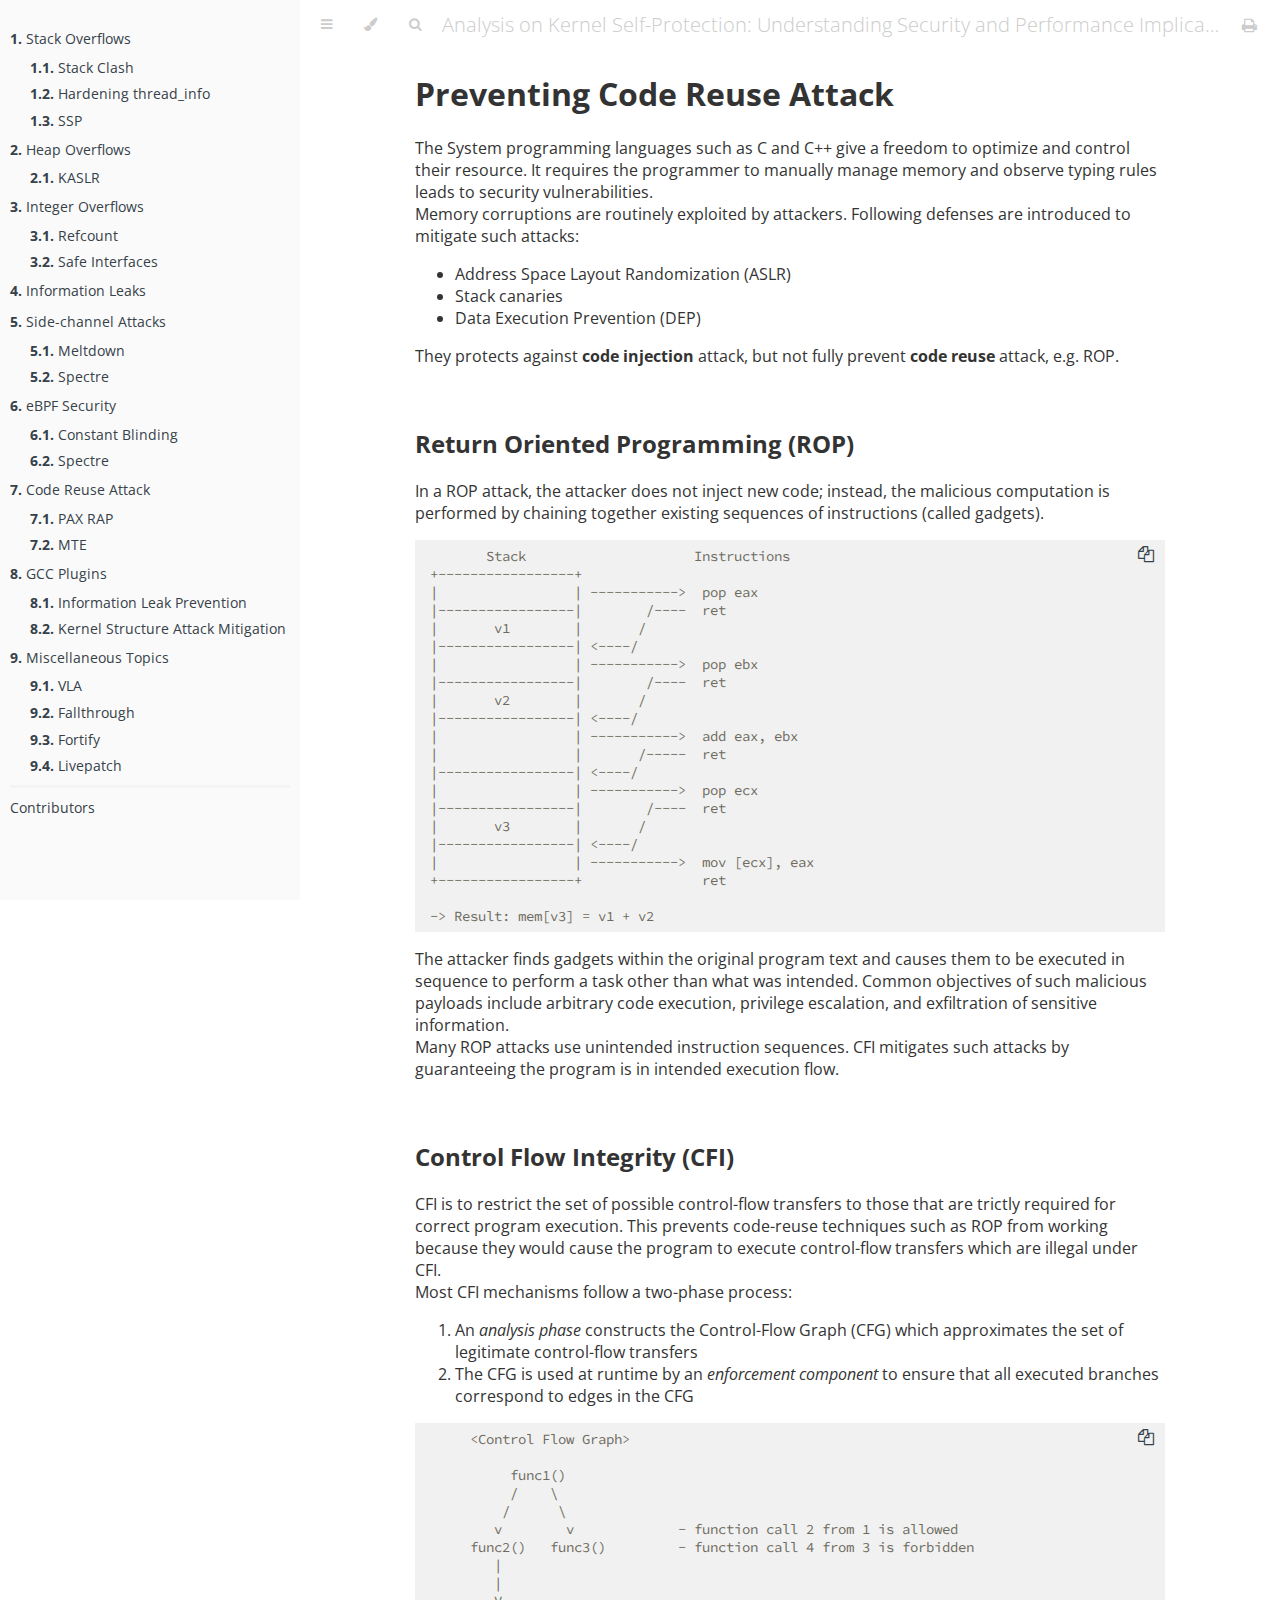
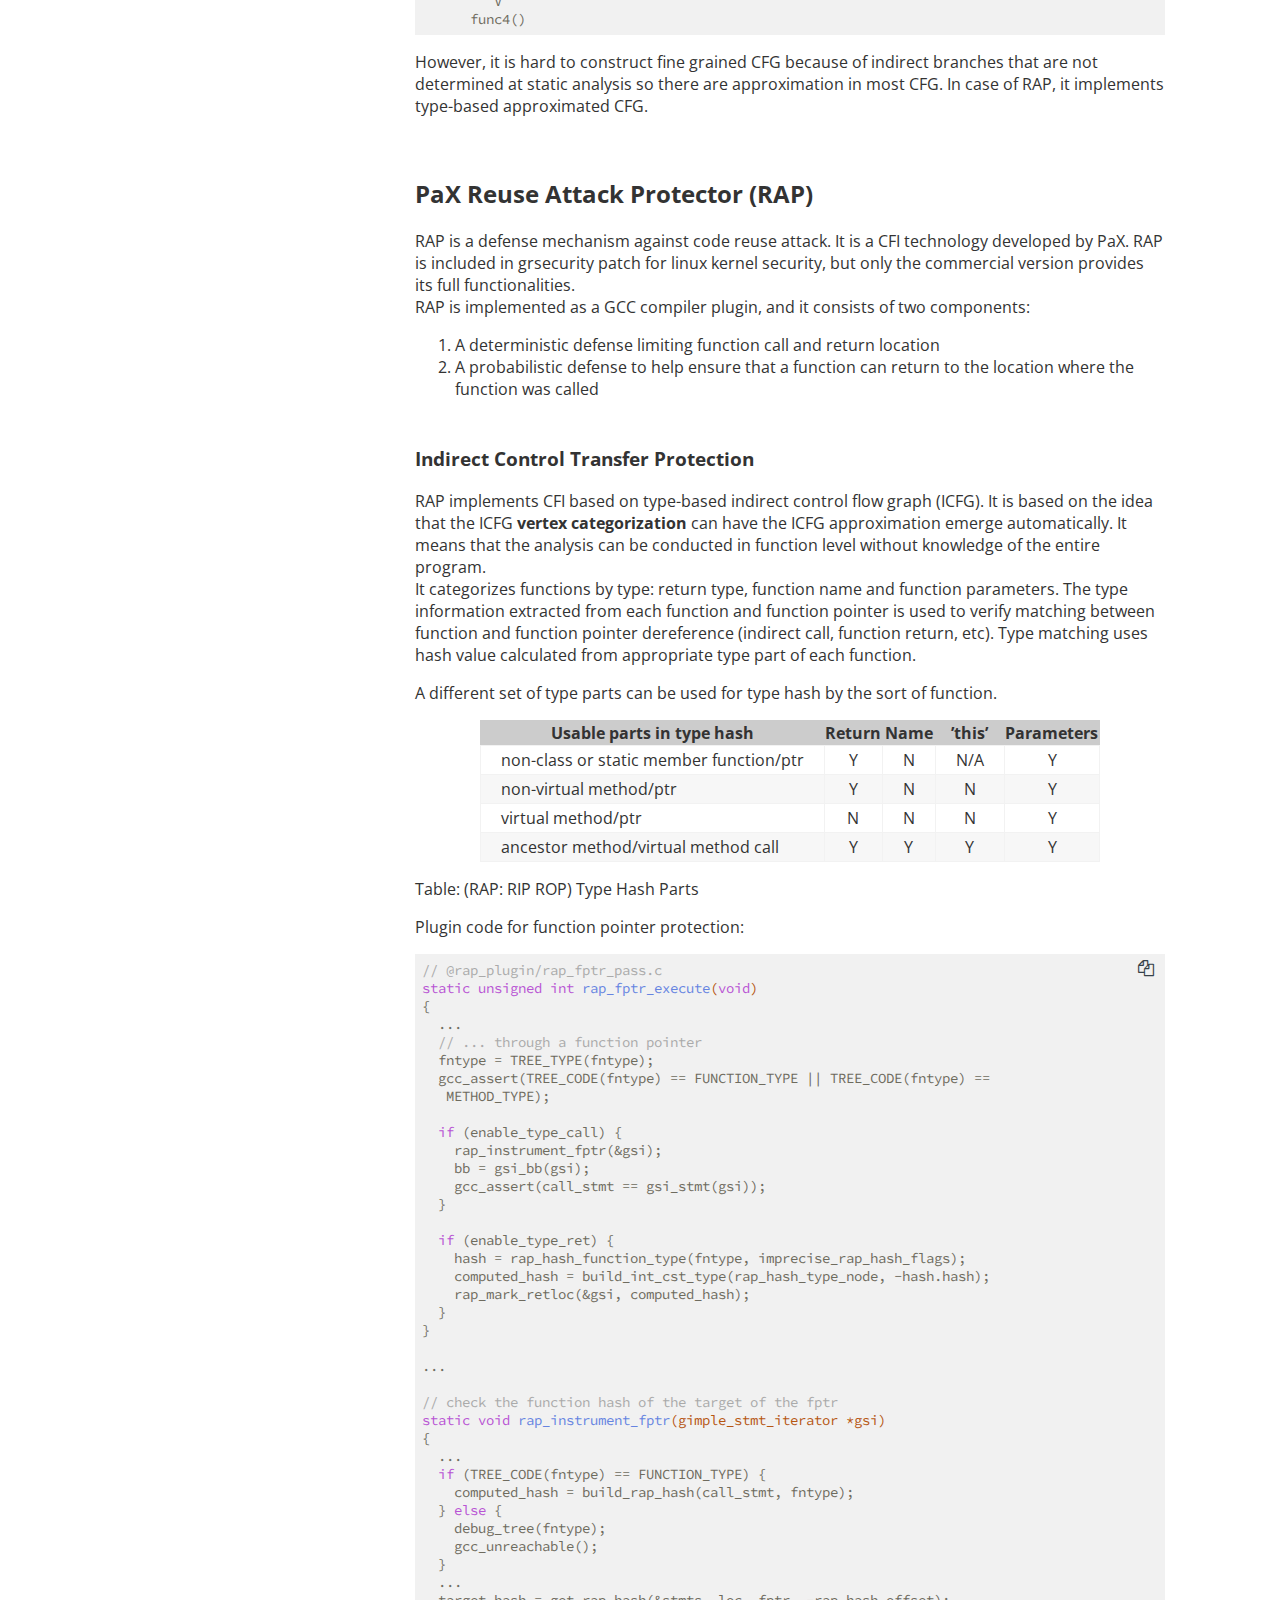
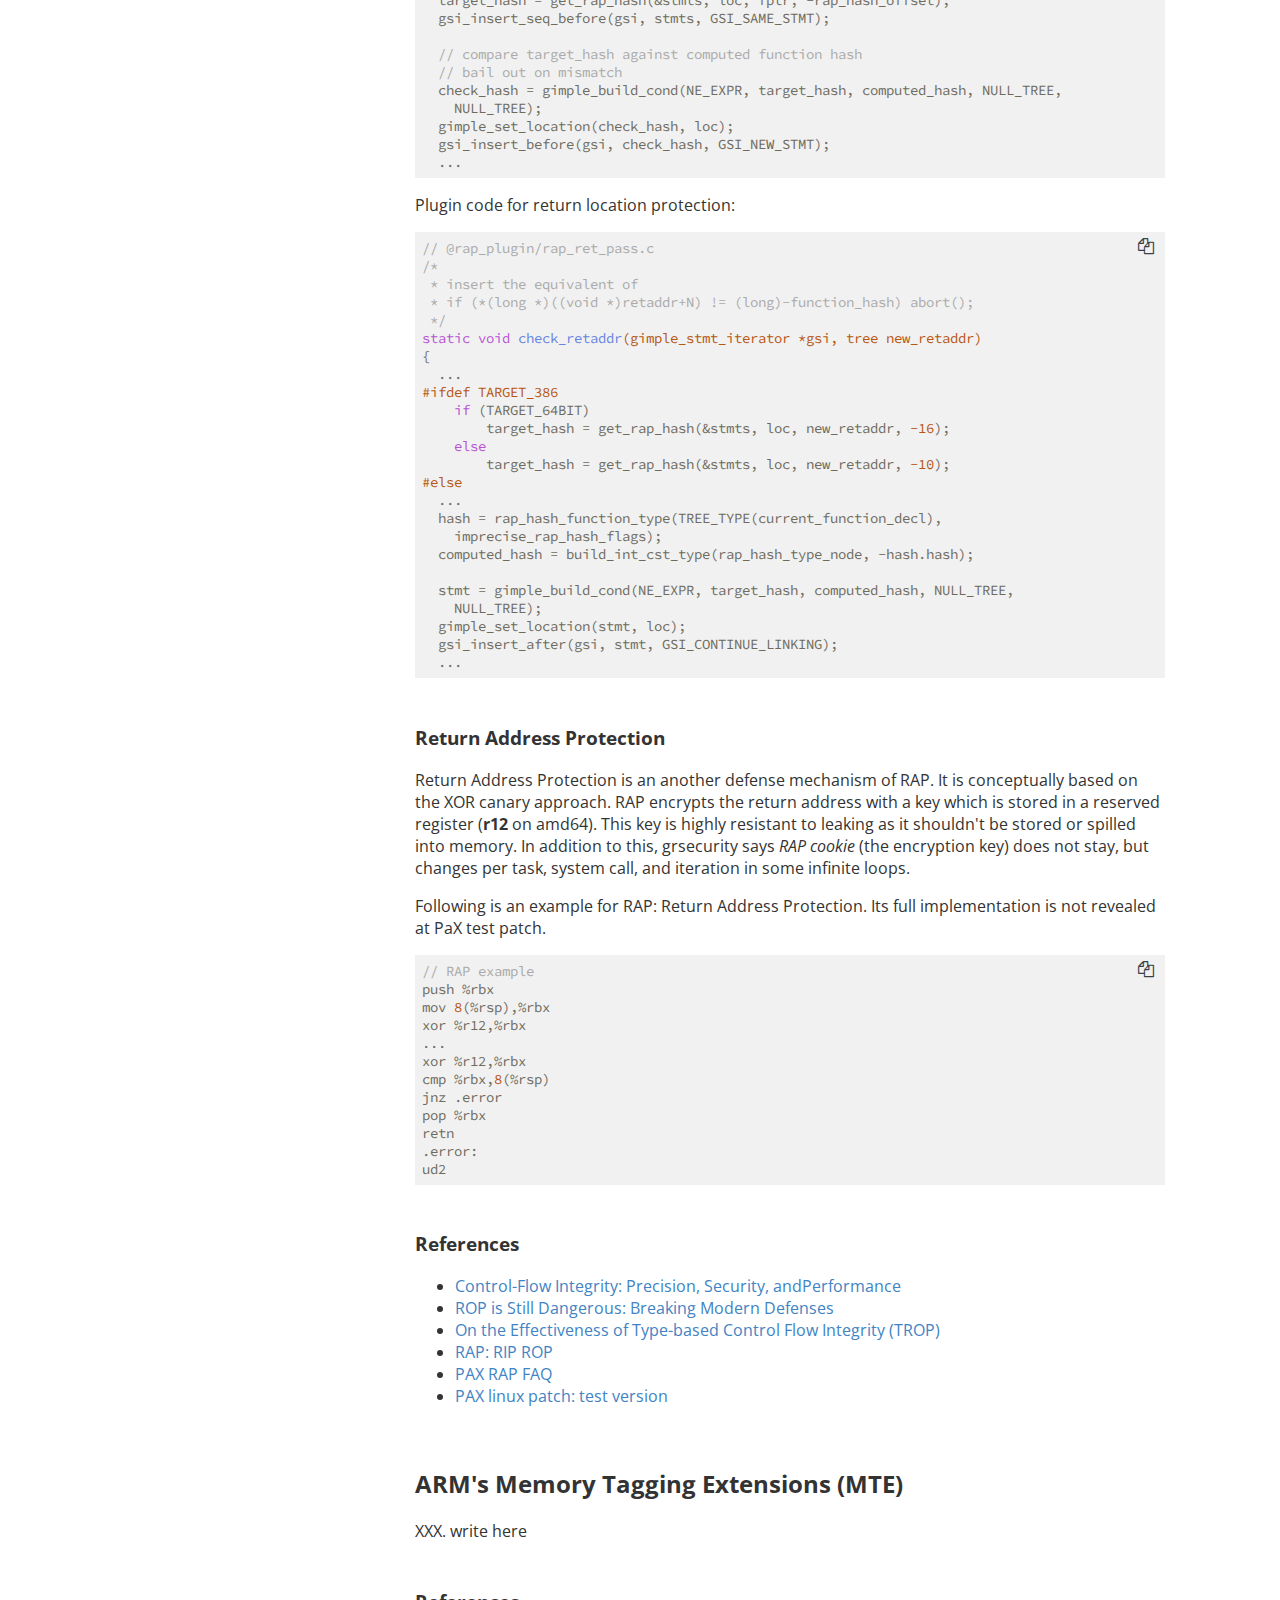
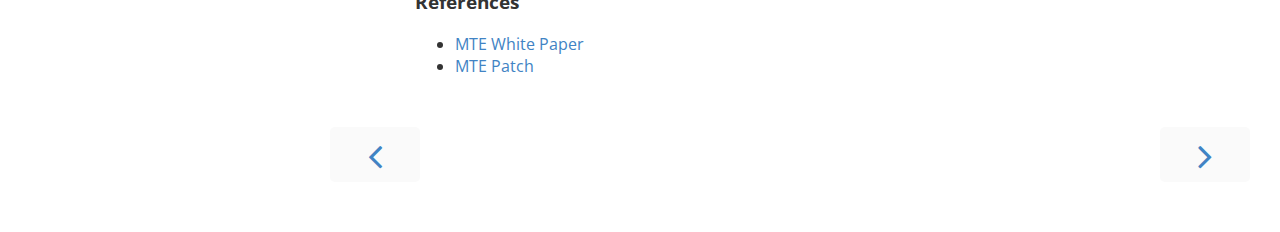
<file: docs/rop.html>
<!DOCTYPE HTML>
<html lang="en" class="sidebar-visible no-js">
    <head>
        <!-- Book generated using mdBook -->
        <meta charset="UTF-8">
        <title>Preventing Code Reuse Attack - Analysis on Kernel Self-Protection: Understanding Security and Performance Implication</title>
        

        <meta content="text/html; charset=utf-8" http-equiv="Content-Type">
        <meta name="description" content="">
        <meta name="viewport" content="width=device-width, initial-scale=1">
        <meta name="theme-color" content="#ffffff" />

        <link rel="shortcut icon" href="favicon.png">
        <link rel="stylesheet" href="css/variables.css">
        <link rel="stylesheet" href="css/general.css">
        <link rel="stylesheet" href="css/chrome.css">
        <link rel="stylesheet" href="css/print.css" media="print">

        <!-- Fonts -->
        <link rel="stylesheet" href="FontAwesome/css/font-awesome.css">
        <link href="https://fonts.googleapis.com/css?family=Open+Sans:300italic,400italic,600italic,700italic,800italic,400,300,600,700,800" rel="stylesheet" type="text/css">
        <link href="https://fonts.googleapis.com/css?family=Source+Code+Pro:500" rel="stylesheet" type="text/css">

        <!-- Highlight.js Stylesheets -->
        <link rel="stylesheet" href="highlight.css">
        <link rel="stylesheet" href="tomorrow-night.css">
        <link rel="stylesheet" href="ayu-highlight.css">

        <!-- Custom theme stylesheets -->
        
        <link rel="stylesheet" href="assets/css/custom.css">
        

        
    </head>
    <body class="light">
        <!-- Provide site root to javascript -->
        <script type="text/javascript">
            var path_to_root = "";
            var default_theme = "light";
        </script>

        <!-- Work around some values being stored in localStorage wrapped in quotes -->
        <script type="text/javascript">
            try {
                var theme = localStorage.getItem('mdbook-theme');
                var sidebar = localStorage.getItem('mdbook-sidebar');

                if (theme.startsWith('"') && theme.endsWith('"')) {
                    localStorage.setItem('mdbook-theme', theme.slice(1, theme.length - 1));
                }

                if (sidebar.startsWith('"') && sidebar.endsWith('"')) {
                    localStorage.setItem('mdbook-sidebar', sidebar.slice(1, sidebar.length - 1));
                }
            } catch (e) { }
        </script>

        <!-- Set the theme before any content is loaded, prevents flash -->
        <script type="text/javascript">
            var theme;
            try { theme = localStorage.getItem('mdbook-theme'); } catch(e) { }
            if (theme === null || theme === undefined) { theme = default_theme; }
            document.body.className = theme;
            document.querySelector('html').className = theme + ' js';
        </script>

        <!-- Hide / unhide sidebar before it is displayed -->
        <script type="text/javascript">
            var html = document.querySelector('html');
            var sidebar = 'hidden';
            if (document.body.clientWidth >= 1080) {
                try { sidebar = localStorage.getItem('mdbook-sidebar'); } catch(e) { }
                sidebar = sidebar || 'visible';
            }
            html.classList.remove('sidebar-visible');
            html.classList.add("sidebar-" + sidebar);
        </script>

        <nav id="sidebar" class="sidebar" aria-label="Table of contents">
            <div class="sidebar-scrollbox">
<div class="sidebar-scrollbox"><ol class="chapter">
<li><a href="stack-ovfl.html"><strong aria-hidden="true">1.&nbsp;</strong>Stack Overflows</a></li>
  <li><ol class="section">
<li><a href="stack-ovfl.html#preventing-stack-clash"><strong aria-hidden="true">1.1.&nbsp;</strong>Stack Clash</a></li>
<li><a href="stack-ovfl.html#protecting-thread_info"><strong aria-hidden="true">1.2.&nbsp;</strong>Hardening thread_info</a></li>
<li><a href="stack-ovfl.html#stack-canary-ssp"><strong aria-hidden="true">1.3.&nbsp;</strong>SSP</a></li>
  </li></ol>
<li><a href="heap-ovfl.html"><strong aria-hidden="true">2.&nbsp;</strong>Heap Overflows</a></li>
  <li><ol class="section">
<li><a href="heap-ovfl.html#kernel-address-space-layout-randomization-kaslr"><strong aria-hidden="true">2.1.&nbsp;</strong>KASLR</a></li>
  </li></ol>
<li><a href="int-ovfl.html"><strong aria-hidden="true">3.&nbsp;</strong>Integer Overflows</a></li>
  <li><ol class="section">
<li><a href="int-ovfl.html#preventing-refcount-overflows"><strong aria-hidden="true">3.1.&nbsp;</strong>Refcount</a></li>
<li><a href="int-ovfl.html#tools-to-prevent-integer-overflows"><strong aria-hidden="true">3.2.&nbsp;</strong>Safe Interfaces</a></li>
  </li></ol>
<li><a href="infoleak.html"><strong aria-hidden="true">4.&nbsp;</strong>Information Leaks</a></li>
<li><a href="side-channel.html"><strong aria-hidden="true">5.&nbsp;</strong>Side-channel Attacks</a></li>
  <li><ol class="section">
<li><a href="side-channel.html#mitigating-kaslr-and-meltdown"><strong aria-hidden="true">5.1.&nbsp;</strong>Meltdown</a></li>
<li><a href="side-channel.html#mitigating-spectre"><strong aria-hidden="true">5.2.&nbsp;</strong>Spectre</a></li>
  </li></ol>
<li><a href="bpf.html"><strong aria-hidden="true">6.&nbsp;</strong>eBPF Security</a></li>
  <li><ol class="section">
<li><a href="bpf.html#constant-blinding-in-jit"><strong aria-hidden="true">6.1.&nbsp;</strong>Constant Blinding</a></li>
<li><a href="bpf.html#preventing-spectre"><strong aria-hidden="true">6.2.&nbsp;</strong>Spectre</a></li>
  </li></ol>
<li><a href="rop.html"><strong aria-hidden="true">7.&nbsp;</strong>Code Reuse Attack</a></li>
  <li><ol class="section">
<li><a href="rop.html#pax-reuse-attack-protector-rap"><strong aria-hidden="true">7.1.&nbsp;</strong>PAX RAP</a></li>
<li><a href="rop.html#arm's-memory-tagging-extensions-mte"><strong aria-hidden="true">7.2.&nbsp;</strong>MTE</a></li>
  </li></ol>
<li><a href="compiler.html"><strong aria-hidden="true">8.&nbsp;</strong>GCC Plugins</a></li>
  <li><ol class="section">
<li><a href="compiler.html#preventing-information-leaks"><strong aria-hidden="true">8.1.&nbsp;</strong>Information Leak Prevention</a></li>
<li><a href="compiler.html#randomizing-kernel-data-structures"><strong aria-hidden="true">8.2.&nbsp;</strong>Kernel Structure Attack Mitigation</a></li>
  </li></ol>
<li><a href="misc.html"><strong aria-hidden="true">9.&nbsp;</strong>Miscellaneous Topics</a></li>
  <li><ol class="section">
<li><a href="misc.html#eliminating-variable-length-arrays-vla"><strong aria-hidden="true">9.1.&nbsp;</strong>VLA</a></li>
<li><a href="misc.html#preventing-mistakes-in-switchcase"><strong aria-hidden="true">9.2.&nbsp;</strong>Fallthrough</a></li>
<li><a href="misc.html#fortify"><strong aria-hidden="true">9.3.&nbsp;</strong>Fortify</a></li>
<li><a href="misc.html#livepatch"><strong aria-hidden="true">9.4.&nbsp;</strong>Livepatch</a></li>
  </li></ol>
<li class="spacer"></li><li class="affix">
<a href="authors.html">Contributors</a></li>
</ol></div>
            <div id="sidebar-resize-handle" class="sidebar-resize-handle"></div>
        </nav>

        <div id="page-wrapper" class="page-wrapper">

            <div class="page">
                
                <div id="menu-bar" class="menu-bar">
                    <div id="menu-bar-sticky-container">
                        <div class="left-buttons">
                            <button id="sidebar-toggle" class="icon-button" type="button" title="Toggle Table of Contents" aria-label="Toggle Table of Contents" aria-controls="sidebar">
                                <i class="fa fa-bars"></i>
                            </button>
                            <button id="theme-toggle" class="icon-button" type="button" title="Change theme" aria-label="Change theme" aria-haspopup="true" aria-expanded="false" aria-controls="theme-list">
                                <i class="fa fa-paint-brush"></i>
                            </button>
                            <ul id="theme-list" class="theme-popup" aria-label="Themes" role="menu">
                                <li role="none"><button role="menuitem" class="theme" id="light">Light (default)</button></li>
                                <li role="none"><button role="menuitem" class="theme" id="rust">Rust</button></li>
                                <li role="none"><button role="menuitem" class="theme" id="coal">Coal</button></li>
                                <li role="none"><button role="menuitem" class="theme" id="navy">Navy</button></li>
                                <li role="none"><button role="menuitem" class="theme" id="ayu">Ayu</button></li>
                            </ul>
                            
                            <button id="search-toggle" class="icon-button" type="button" title="Search. (Shortkey: s)" aria-label="Toggle Searchbar" aria-expanded="false" aria-keyshortcuts="S" aria-controls="searchbar">
                                <i class="fa fa-search"></i>
                            </button>
                            
                        </div>

                        <h1 class="menu-title">Analysis on Kernel Self-Protection: Understanding Security and Performance Implication</h1>

                        <div class="right-buttons">
                            <a href="print.html" title="Print this book" aria-label="Print this book">
                                <i id="print-button" class="fa fa-print"></i>
                            </a>
                            
                        </div>
                    </div>
                </div>

                
                <div id="search-wrapper" class="hidden">
                    <form id="searchbar-outer" class="searchbar-outer">
                        <input type="search" name="search" id="searchbar" name="searchbar" placeholder="Search this book ..." aria-controls="searchresults-outer" aria-describedby="searchresults-header">
                    </form>
                    <div id="searchresults-outer" class="searchresults-outer hidden">
                        <div id="searchresults-header" class="searchresults-header"></div>
                        <ul id="searchresults">
                        </ul>
                    </div>
                </div>
                

                <!-- Apply ARIA attributes after the sidebar and the sidebar toggle button are added to the DOM -->
                <script type="text/javascript">
                    document.getElementById('sidebar-toggle').setAttribute('aria-expanded', sidebar === 'visible');
                    document.getElementById('sidebar').setAttribute('aria-hidden', sidebar !== 'visible');
                    Array.from(document.querySelectorAll('#sidebar a')).forEach(function(link) {
                        link.setAttribute('tabIndex', sidebar === 'visible' ? 0 : -1);
                    });
                </script>

                <div id="content" class="content">
                    <main>
                        <h1><a class="header" href="#preventing-code-reuse-attack" id="preventing-code-reuse-attack">Preventing Code Reuse Attack</a></h1>
<p>The System programming languages such as C and C++ give a freedom to optimize
and control their resource. It requires the programmer to manually manage
memory and observe typing rules leads to security vulnerabilities.<br>
Memory corruptions are routinely exploited by attackers. Following defenses are
introduced to mitigate such attacks:</p>
<ul>
<li>Address Space Layout Randomization (ASLR)</li>
<li>Stack canaries</li>
<li>Data Execution Prevention (DEP)</li>
</ul>
<p>They protects against <strong>code injection</strong> attack, but not fully prevent
<strong>code reuse</strong> attack, e.g. ROP.</p>
<h2><a class="header" href="#return-oriented-programming-rop" id="return-oriented-programming-rop">Return Oriented Programming (ROP)</a></h2>
<p>In a ROP attack, the attacker does not inject new code; instead, the malicious
computation is performed by chaining together existing sequences of instructions
(called gadgets).</p>
<pre><code>        Stack                     Instructions
 +-----------------+
 |                 | -----------&gt;  pop eax
 |-----------------|        /----  ret
 |       v1        |       /
 |-----------------| &lt;----/
 |                 | -----------&gt;  pop ebx
 |-----------------|        /----  ret
 |       v2        |       /
 |-----------------| &lt;----/
 |                 | -----------&gt;  add eax, ebx
 |                 |       /-----  ret
 |-----------------| &lt;----/
 |                 | -----------&gt;  pop ecx
 |-----------------|        /----  ret
 |       v3        |       /
 |-----------------| &lt;----/
 |                 | -----------&gt;  mov [ecx], eax
 +-----------------+               ret

 -&gt; Result: mem[v3] = v1 + v2
</code></pre>
<p>The attacker finds gadgets within the original program text and causes them
to be executed in sequence to perform a task other than what was intended.
Common objectives of such malicious payloads include arbitrary code execution,
privilege escalation, and exfiltration of sensitive information.<br>
Many ROP attacks use unintended instruction sequences. CFI mitigates such
attacks by guaranteeing the program is in intended execution flow.</p>
<h2><a class="header" href="#control-flow-integrity-cfi" id="control-flow-integrity-cfi">Control Flow Integrity (CFI)</a></h2>
<p>CFI is to restrict the set of possible control-flow transfers to those that are
trictly required for correct program execution. This prevents code-reuse
techniques such as ROP from working because they would cause the program to
execute control-flow transfers which are illegal under CFI.<br>
Most CFI mechanisms follow a two-phase process:</p>
<ol>
<li>An <em>analysis phase</em> constructs the Control-Flow Graph (CFG) which
approximates the set of legitimate control-flow transfers</li>
<li>The CFG is used at runtime by an <em>enforcement component</em> to ensure that all
executed branches correspond to edges in the CFG</li>
</ol>
<pre><code>      &lt;Control Flow Graph&gt;

           func1()
           /    \
          /      \
         v        v             - function call 2 from 1 is allowed
      func2()   func3()         - function call 4 from 3 is forbidden
         |
         |
         V
      func4()
</code></pre>
<p>However, it is hard to construct fine grained CFG because of indirect branches
that are not determined at static analysis so there are approximation in most
CFG. In case of RAP, it implements type-based approximated CFG.</p>
<h2><a class="header" href="#pax-reuse-attack-protector-rap" id="pax-reuse-attack-protector-rap">PaX Reuse Attack Protector (RAP)</a></h2>
<p>RAP is a defense mechanism against code reuse attack. It is a CFI technology
developed by PaX. RAP is included in grsecurity patch for linux kernel security,
but only the commercial version provides its full functionalities.<br>
RAP is implemented as a GCC compiler plugin, and it consists of two components:</p>
<ol>
<li>A deterministic defense limiting function call and return location</li>
<li>A probabilistic defense to help ensure that a function can return to the
location where the function was called</li>
</ol>
<h3><a class="header" href="#indirect-control-transfer-protection" id="indirect-control-transfer-protection">Indirect Control Transfer Protection</a></h3>
<p>RAP implements CFI based on type-based indirect control flow graph (ICFG). It is
based on the idea that the ICFG <strong>vertex categorization</strong> can have the ICFG
approximation emerge automatically. It means that the analysis can be conducted
in function level without knowledge of the entire program.<br>
It categorizes functions by type: return type, function name and function
parameters. The type information extracted from each function and function
pointer is used to verify matching between function and function pointer
dereference (indirect call, function return, etc). Type matching uses hash
value calculated from appropriate type part of each function.<br></p>
<p>A different set of type parts can be used for type hash by the sort of function.</p>
<table><thead><tr><th>Usable parts in type hash</th><th align="center">Return</th><th align="center">Name</th><th align="center">’this’</th><th align="center">Parameters</th></tr></thead><tbody>
<tr><td>non-class or static member function/ptr</td><td align="center">Y</td><td align="center">N</td><td align="center">N/A</td><td align="center">Y</td></tr>
<tr><td>non-virtual method/ptr</td><td align="center">Y</td><td align="center">N</td><td align="center">N</td><td align="center">Y</td></tr>
<tr><td>virtual method/ptr</td><td align="center">N</td><td align="center">N</td><td align="center">N</td><td align="center">Y</td></tr>
<tr><td>ancestor method/virtual method call</td><td align="center">Y</td><td align="center">Y</td><td align="center">Y</td><td align="center">Y</td></tr>
</tbody></table>
<p>Table: (RAP: RIP ROP) Type Hash Parts</p>
<p>Plugin code for function pointer protection:</p>
<pre><code class="language-c">// @rap_plugin/rap_fptr_pass.c
static unsigned int rap_fptr_execute(void)
{
  ...
  // ... through a function pointer
  fntype = TREE_TYPE(fntype);
  gcc_assert(TREE_CODE(fntype) == FUNCTION_TYPE || TREE_CODE(fntype) ==
   METHOD_TYPE);

  if (enable_type_call) {
    rap_instrument_fptr(&amp;gsi);
    bb = gsi_bb(gsi);
    gcc_assert(call_stmt == gsi_stmt(gsi));
  }

  if (enable_type_ret) {
    hash = rap_hash_function_type(fntype, imprecise_rap_hash_flags);
    computed_hash = build_int_cst_type(rap_hash_type_node, -hash.hash);
    rap_mark_retloc(&amp;gsi, computed_hash);
  }
}

...

// check the function hash of the target of the fptr
static void rap_instrument_fptr(gimple_stmt_iterator *gsi)
{
  ...
  if (TREE_CODE(fntype) == FUNCTION_TYPE) {
    computed_hash = build_rap_hash(call_stmt, fntype);
  } else {
    debug_tree(fntype);
    gcc_unreachable();
  }
  ...
  target_hash = get_rap_hash(&amp;stmts, loc, fptr, -rap_hash_offset);
  gsi_insert_seq_before(gsi, stmts, GSI_SAME_STMT);

  // compare target_hash against computed function hash
  // bail out on mismatch
  check_hash = gimple_build_cond(NE_EXPR, target_hash, computed_hash, NULL_TREE,
    NULL_TREE);
  gimple_set_location(check_hash, loc);
  gsi_insert_before(gsi, check_hash, GSI_NEW_STMT);
  ...
</code></pre>
<p>Plugin code for return location protection:</p>
<pre><code class="language-c">// @rap_plugin/rap_ret_pass.c
/*
 * insert the equivalent of
 * if (*(long *)((void *)retaddr+N) != (long)-function_hash) abort();
 */
static void check_retaddr(gimple_stmt_iterator *gsi, tree new_retaddr)
{
  ...
#ifdef TARGET_386
	if (TARGET_64BIT)
		target_hash = get_rap_hash(&amp;stmts, loc, new_retaddr, -16);
	else
		target_hash = get_rap_hash(&amp;stmts, loc, new_retaddr, -10);
#else
  ...
  hash = rap_hash_function_type(TREE_TYPE(current_function_decl),
    imprecise_rap_hash_flags);
  computed_hash = build_int_cst_type(rap_hash_type_node, -hash.hash);

  stmt = gimple_build_cond(NE_EXPR, target_hash, computed_hash, NULL_TREE,
    NULL_TREE);
  gimple_set_location(stmt, loc);
  gsi_insert_after(gsi, stmt, GSI_CONTINUE_LINKING);
  ...
</code></pre>
<h3><a class="header" href="#return-address-protection" id="return-address-protection">Return Address Protection</a></h3>
<p>Return Address Protection is an another defense mechanism of RAP. It is
conceptually based on the XOR canary approach. RAP encrypts the return address
with a key which is stored in a reserved register (<strong>r12</strong> on amd64). This key is
highly resistant to leaking as it shouldn't be stored or spilled into memory.
In addition to this, grsecurity says <em>RAP cookie</em> (the encryption key) does not
stay, but changes per task, system call, and iteration in some infinite loops.</p>
<p>Following is an example for RAP: Return Address Protection. Its full
implementation is not revealed at PaX test patch.</p>
<pre><code class="language-c">// RAP example
push %rbx
mov 8(%rsp),%rbx
xor %r12,%rbx
...
xor %r12,%rbx
cmp %rbx,8(%rsp)
jnz .error
pop %rbx
retn
.error:
ud2
</code></pre>
<h3><a class="header" href="#references" id="references">References</a></h3>
<ul>
<li><a href="https://nebelwelt.net/publications/files/17CSUR.pdf">Control-Flow Integrity: Precision, Security, andPerformance</a></li>
<li><a href="https://www.usenix.org/system/files/conference/usenixsecurity14/sec14-paper-carlini.pdf">ROP is Still Dangerous: Breaking Modern Defenses</a></li>
<li><a href="https://arxiv.org/pdf/1810.10649">On the Effectiveness of Type-based Control Flow Integrity (TROP)</a></li>
<li><a href="https://pax.grsecurity.net/docs/PaXTeam-H2HC15-RAP-RIP-ROP.pdf">RAP: RIP ROP</a></li>
<li><a href="https://grsecurity.net/rap_faq.php">PAX RAP FAQ</a></li>
<li><a href="https://github.com/linux-scraping/pax-patches/raw/master/pax-4.9/pax-linux-4.9.24-test7.patch">PAX linux patch: test version</a></li>
</ul>
<h2><a class="header" href="#arms-memory-tagging-extensions-mte" id="arms-memory-tagging-extensions-mte">ARM's Memory Tagging Extensions (MTE)</a></h2>
<p>XXX. write here</p>
<h3><a class="header" href="#references-1" id="references-1">References</a></h3>
<ul>
<li><a href="https://developer.arm.com/-/media/Arm%20Developer%20Community/PDF/Arm_Memory_Tagging_Extension_Whitepaper.pdf?revision=ef3521b9-322c-4536-a800-5ee35a0e7665&amp;la=en">MTE White Paper</a></li>
<li><a href="https://lkml.org/lkml/2019/7/25/725">MTE Patch</a></li>
</ul>

                    </main>

                    <nav class="nav-wrapper" aria-label="Page navigation">
                        <!-- Mobile navigation buttons -->
                        
                            <a rel="prev" href="bpf.html" class="mobile-nav-chapters previous" title="Previous chapter" aria-label="Previous chapter" aria-keyshortcuts="Left">
                                <i class="fa fa-angle-left"></i>
                            </a>
                        

                        
                            <a rel="next" href="compiler.html" class="mobile-nav-chapters next" title="Next chapter" aria-label="Next chapter" aria-keyshortcuts="Right">
                                <i class="fa fa-angle-right"></i>
                            </a>
                        

                        <div style="clear: both"></div>
                    </nav>
                </div>
            </div>

            <nav class="nav-wide-wrapper" aria-label="Page navigation">
                
                    <a href="bpf.html" class="nav-chapters previous" title="Previous chapter" aria-label="Previous chapter" aria-keyshortcuts="Left">
                        <i class="fa fa-angle-left"></i>
                    </a>
                

                
                    <a href="compiler.html" class="nav-chapters next" title="Next chapter" aria-label="Next chapter" aria-keyshortcuts="Right">
                        <i class="fa fa-angle-right"></i>
                    </a>
                
            </nav>

        </div>

        

        

        

        
        <script src="elasticlunr.min.js" type="text/javascript" charset="utf-8"></script>
        <script src="mark.min.js" type="text/javascript" charset="utf-8"></script>
        <script src="searcher.js" type="text/javascript" charset="utf-8"></script>
        

        <script src="clipboard.min.js" type="text/javascript" charset="utf-8"></script>
        <script src="highlight.js" type="text/javascript" charset="utf-8"></script>
        <script src="book.js" type="text/javascript" charset="utf-8"></script>

        <!-- Custom JS scripts -->
        
        <script type="text/javascript" src="assets/js/custom.js"></script>
        

        

    </body>
</html>
</file>
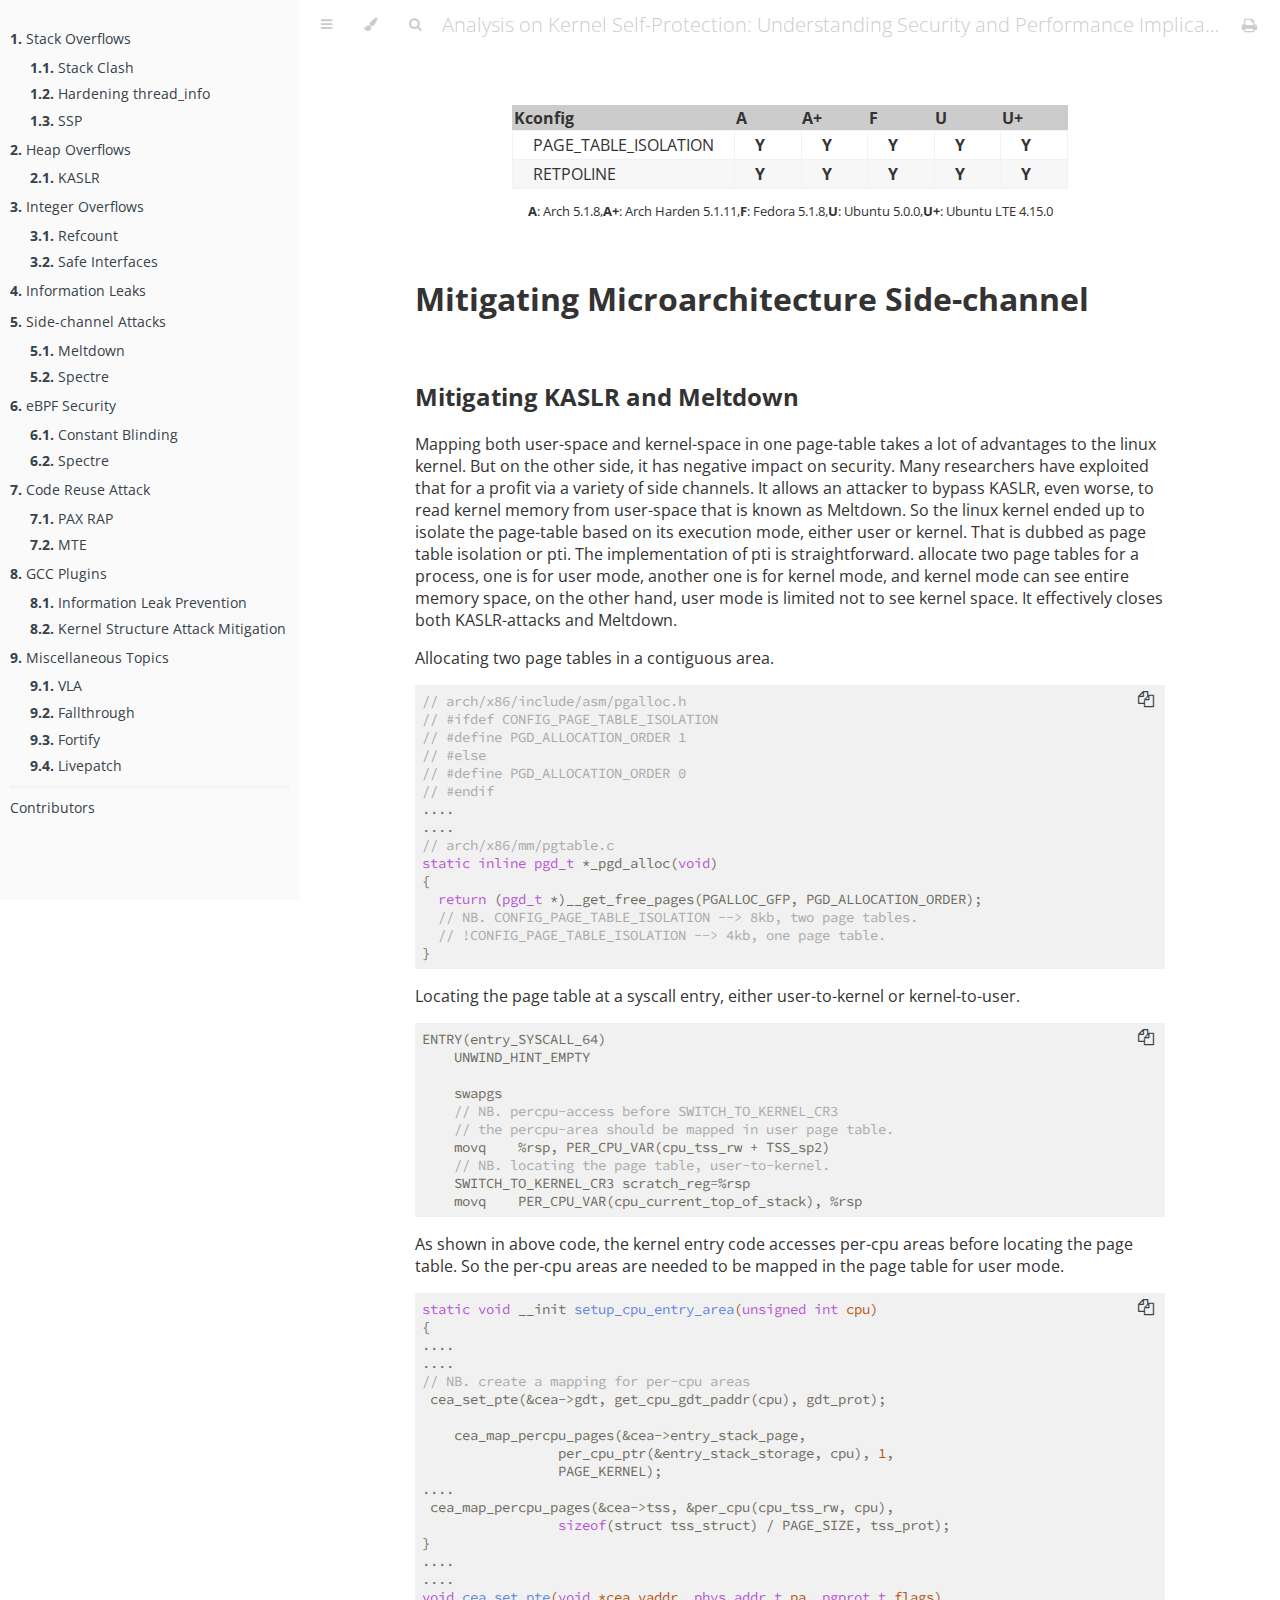
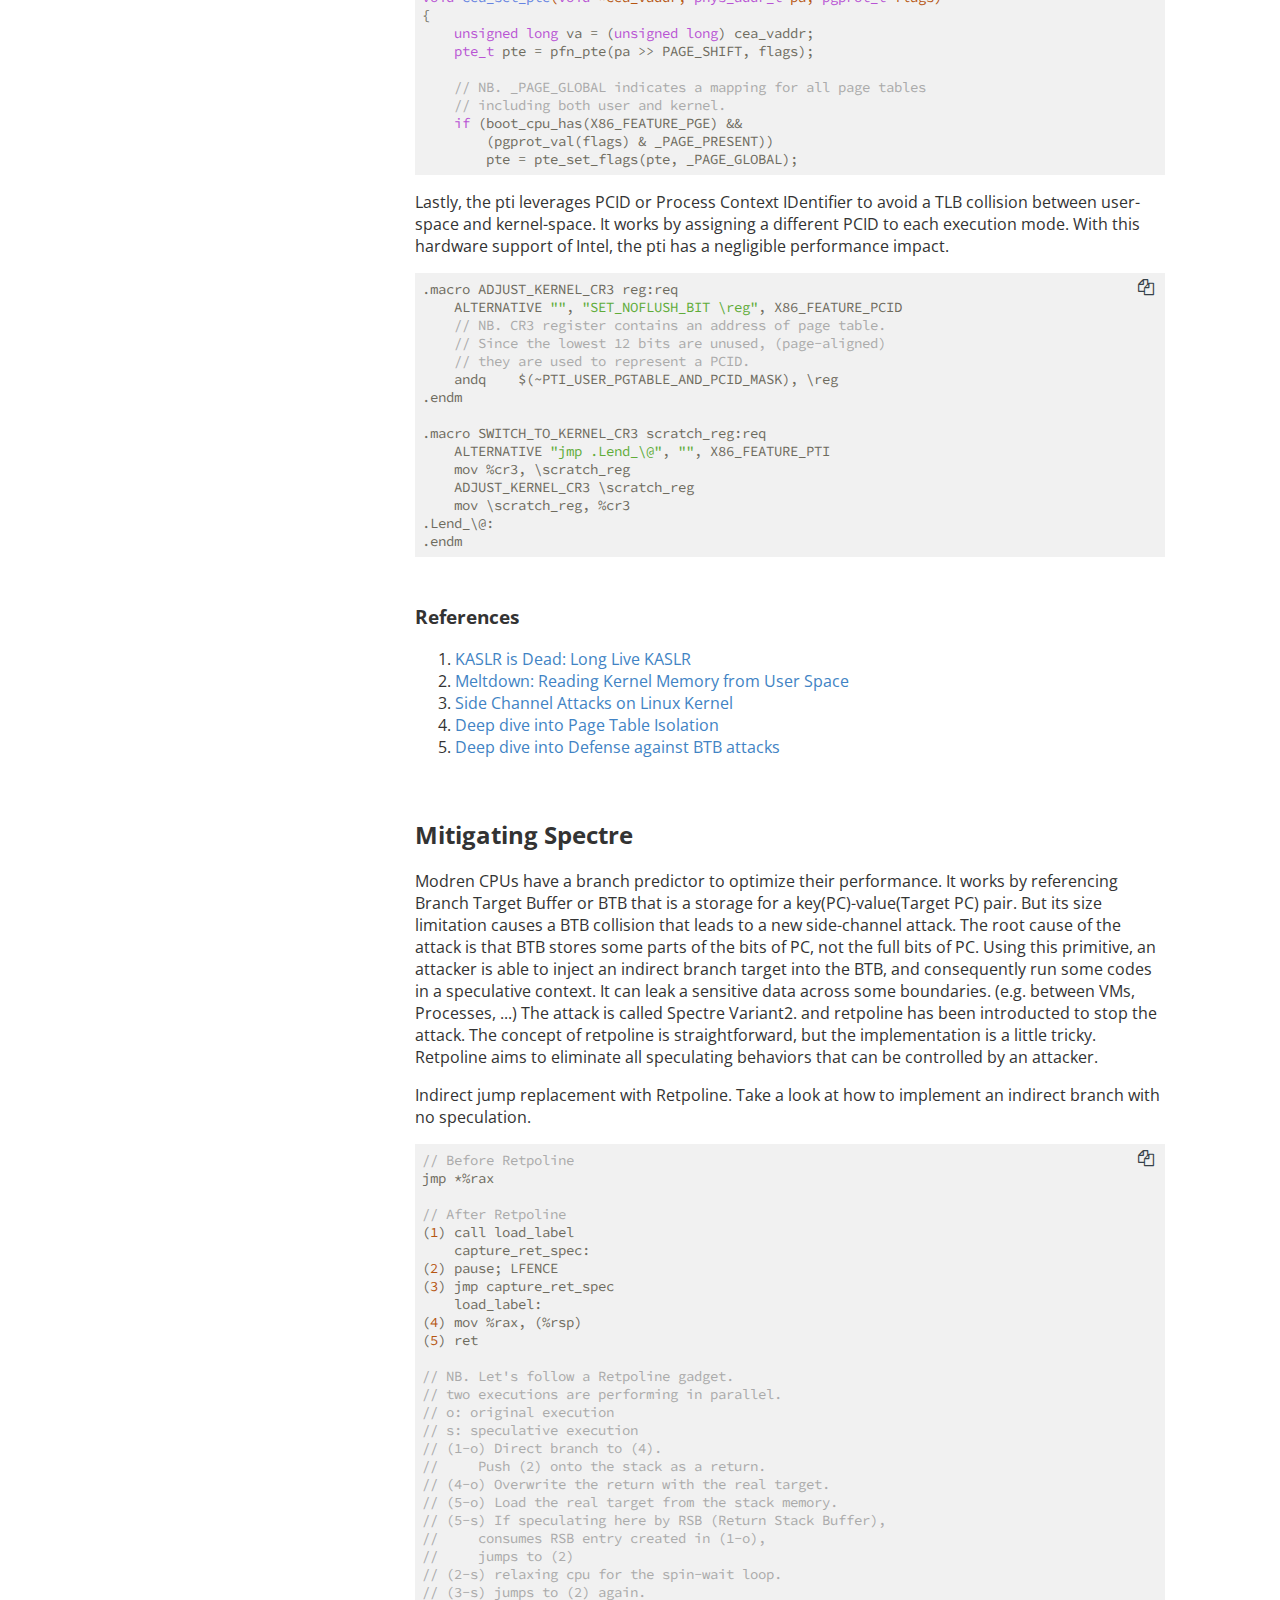
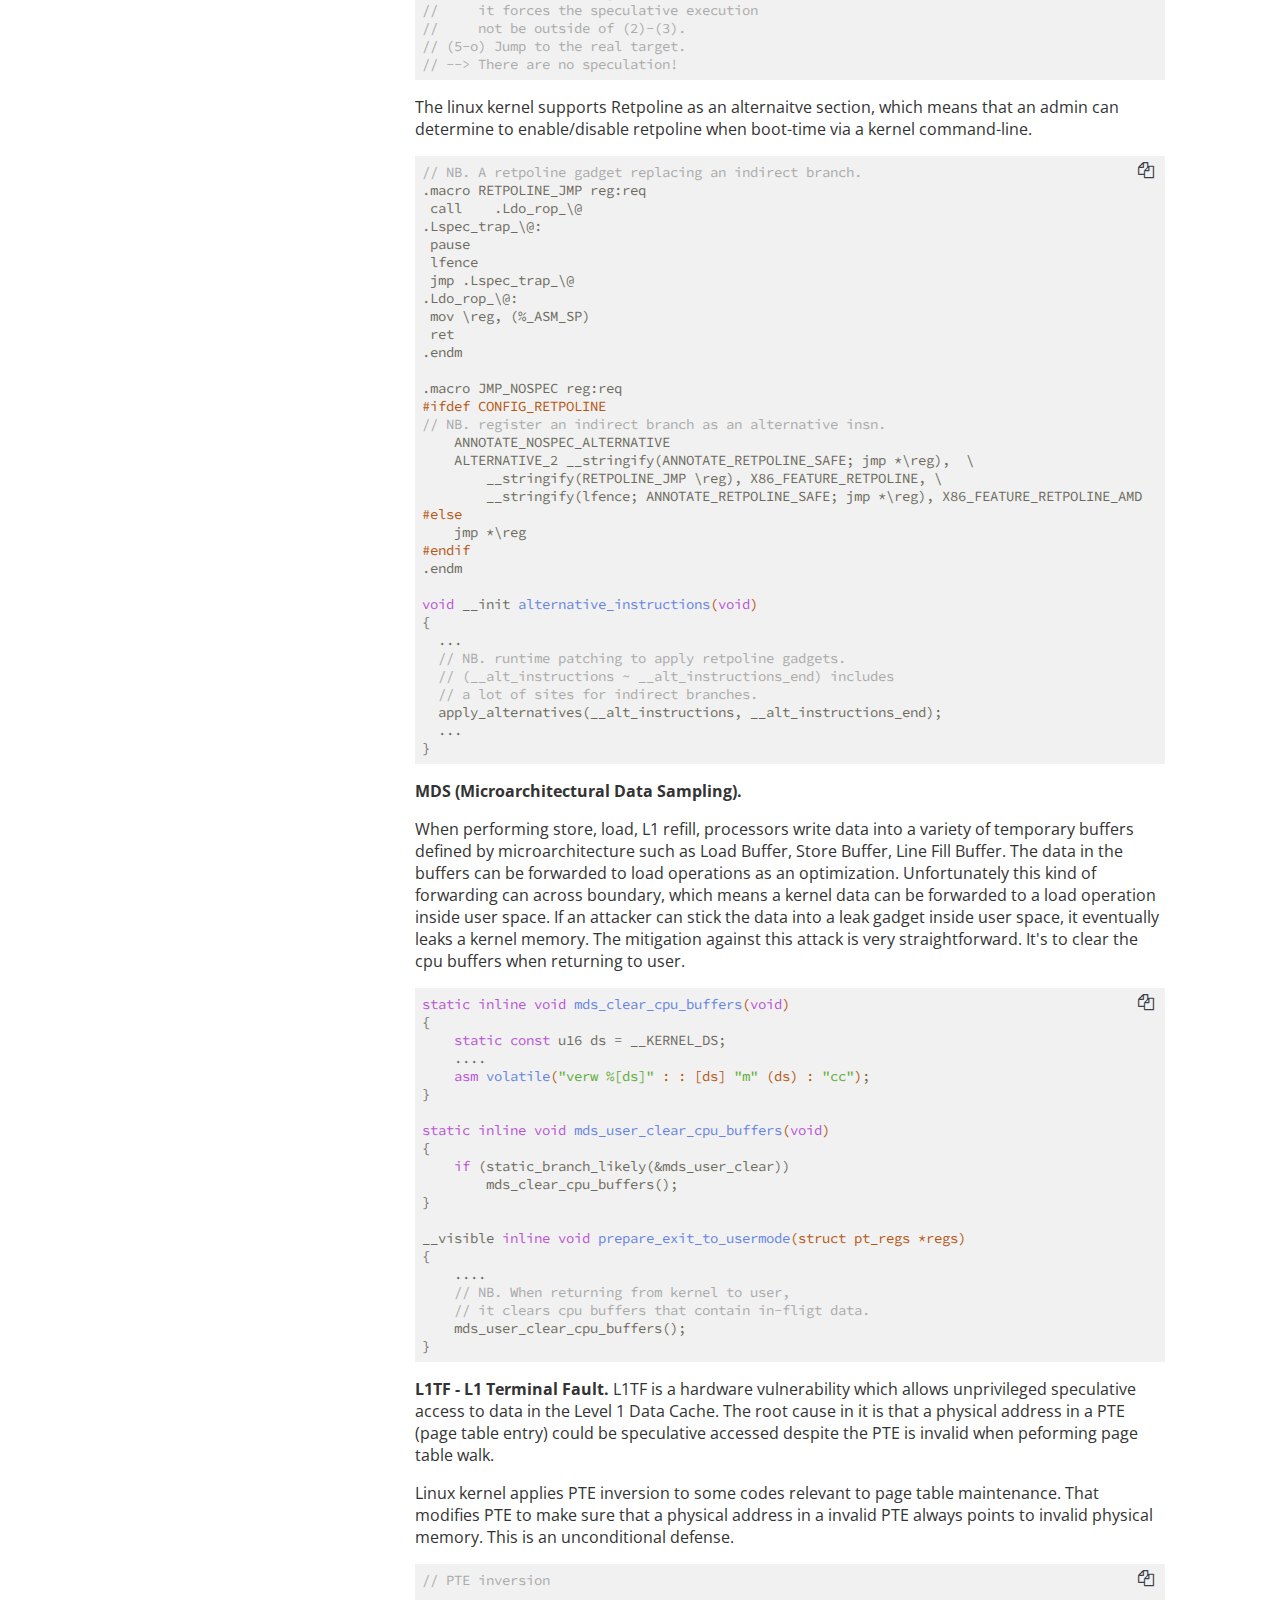
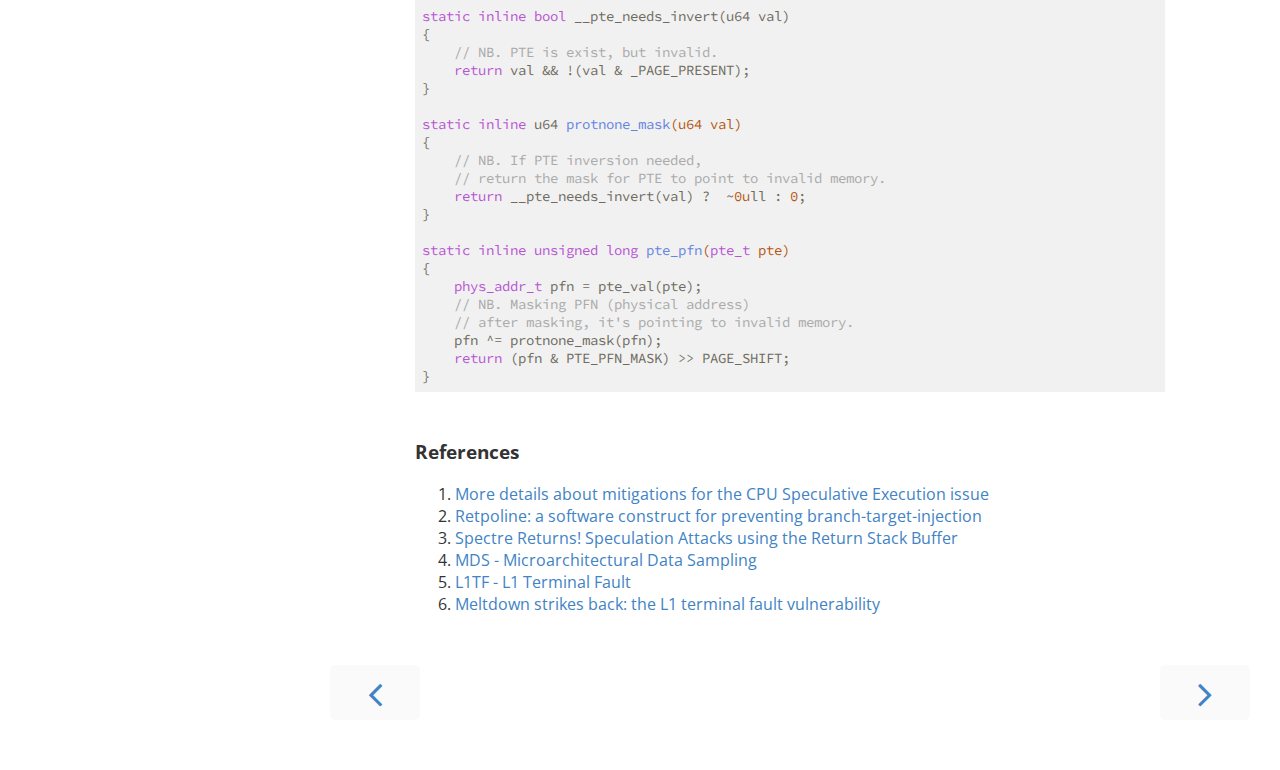
<file: docs/side-channel.html>
<!DOCTYPE HTML>
<html lang="en" class="sidebar-visible no-js">
    <head>
        <!-- Book generated using mdBook -->
        <meta charset="UTF-8">
        <title>Mitigating Microarchitecture Side-channel - Analysis on Kernel Self-Protection: Understanding Security and Performance Implication</title>
        

        <meta content="text/html; charset=utf-8" http-equiv="Content-Type">
        <meta name="description" content="">
        <meta name="viewport" content="width=device-width, initial-scale=1">
        <meta name="theme-color" content="#ffffff" />

        <link rel="shortcut icon" href="favicon.png">
        <link rel="stylesheet" href="css/variables.css">
        <link rel="stylesheet" href="css/general.css">
        <link rel="stylesheet" href="css/chrome.css">
        <link rel="stylesheet" href="css/print.css" media="print">

        <!-- Fonts -->
        <link rel="stylesheet" href="FontAwesome/css/font-awesome.css">
        <link href="https://fonts.googleapis.com/css?family=Open+Sans:300italic,400italic,600italic,700italic,800italic,400,300,600,700,800" rel="stylesheet" type="text/css">
        <link href="https://fonts.googleapis.com/css?family=Source+Code+Pro:500" rel="stylesheet" type="text/css">

        <!-- Highlight.js Stylesheets -->
        <link rel="stylesheet" href="highlight.css">
        <link rel="stylesheet" href="tomorrow-night.css">
        <link rel="stylesheet" href="ayu-highlight.css">

        <!-- Custom theme stylesheets -->
        
        <link rel="stylesheet" href="assets/css/custom.css">
        

        
    </head>
    <body class="light">
        <!-- Provide site root to javascript -->
        <script type="text/javascript">
            var path_to_root = "";
            var default_theme = "light";
        </script>

        <!-- Work around some values being stored in localStorage wrapped in quotes -->
        <script type="text/javascript">
            try {
                var theme = localStorage.getItem('mdbook-theme');
                var sidebar = localStorage.getItem('mdbook-sidebar');

                if (theme.startsWith('"') && theme.endsWith('"')) {
                    localStorage.setItem('mdbook-theme', theme.slice(1, theme.length - 1));
                }

                if (sidebar.startsWith('"') && sidebar.endsWith('"')) {
                    localStorage.setItem('mdbook-sidebar', sidebar.slice(1, sidebar.length - 1));
                }
            } catch (e) { }
        </script>

        <!-- Set the theme before any content is loaded, prevents flash -->
        <script type="text/javascript">
            var theme;
            try { theme = localStorage.getItem('mdbook-theme'); } catch(e) { }
            if (theme === null || theme === undefined) { theme = default_theme; }
            document.body.className = theme;
            document.querySelector('html').className = theme + ' js';
        </script>

        <!-- Hide / unhide sidebar before it is displayed -->
        <script type="text/javascript">
            var html = document.querySelector('html');
            var sidebar = 'hidden';
            if (document.body.clientWidth >= 1080) {
                try { sidebar = localStorage.getItem('mdbook-sidebar'); } catch(e) { }
                sidebar = sidebar || 'visible';
            }
            html.classList.remove('sidebar-visible');
            html.classList.add("sidebar-" + sidebar);
        </script>

        <nav id="sidebar" class="sidebar" aria-label="Table of contents">
            <div class="sidebar-scrollbox">
<div class="sidebar-scrollbox"><ol class="chapter">
<li><a href="stack-ovfl.html"><strong aria-hidden="true">1.&nbsp;</strong>Stack Overflows</a></li>
  <li><ol class="section">
<li><a href="stack-ovfl.html#preventing-stack-clash"><strong aria-hidden="true">1.1.&nbsp;</strong>Stack Clash</a></li>
<li><a href="stack-ovfl.html#protecting-thread_info"><strong aria-hidden="true">1.2.&nbsp;</strong>Hardening thread_info</a></li>
<li><a href="stack-ovfl.html#stack-canary-ssp"><strong aria-hidden="true">1.3.&nbsp;</strong>SSP</a></li>
  </li></ol>
<li><a href="heap-ovfl.html"><strong aria-hidden="true">2.&nbsp;</strong>Heap Overflows</a></li>
  <li><ol class="section">
<li><a href="heap-ovfl.html#kernel-address-space-layout-randomization-kaslr"><strong aria-hidden="true">2.1.&nbsp;</strong>KASLR</a></li>
  </li></ol>
<li><a href="int-ovfl.html"><strong aria-hidden="true">3.&nbsp;</strong>Integer Overflows</a></li>
  <li><ol class="section">
<li><a href="int-ovfl.html#preventing-refcount-overflows"><strong aria-hidden="true">3.1.&nbsp;</strong>Refcount</a></li>
<li><a href="int-ovfl.html#tools-to-prevent-integer-overflows"><strong aria-hidden="true">3.2.&nbsp;</strong>Safe Interfaces</a></li>
  </li></ol>
<li><a href="infoleak.html"><strong aria-hidden="true">4.&nbsp;</strong>Information Leaks</a></li>
<li><a href="side-channel.html"><strong aria-hidden="true">5.&nbsp;</strong>Side-channel Attacks</a></li>
  <li><ol class="section">
<li><a href="side-channel.html#mitigating-kaslr-and-meltdown"><strong aria-hidden="true">5.1.&nbsp;</strong>Meltdown</a></li>
<li><a href="side-channel.html#mitigating-spectre"><strong aria-hidden="true">5.2.&nbsp;</strong>Spectre</a></li>
  </li></ol>
<li><a href="bpf.html"><strong aria-hidden="true">6.&nbsp;</strong>eBPF Security</a></li>
  <li><ol class="section">
<li><a href="bpf.html#constant-blinding-in-jit"><strong aria-hidden="true">6.1.&nbsp;</strong>Constant Blinding</a></li>
<li><a href="bpf.html#preventing-spectre"><strong aria-hidden="true">6.2.&nbsp;</strong>Spectre</a></li>
  </li></ol>
<li><a href="rop.html"><strong aria-hidden="true">7.&nbsp;</strong>Code Reuse Attack</a></li>
  <li><ol class="section">
<li><a href="rop.html#pax-reuse-attack-protector-rap"><strong aria-hidden="true">7.1.&nbsp;</strong>PAX RAP</a></li>
<li><a href="rop.html#arm's-memory-tagging-extensions-mte"><strong aria-hidden="true">7.2.&nbsp;</strong>MTE</a></li>
  </li></ol>
<li><a href="compiler.html"><strong aria-hidden="true">8.&nbsp;</strong>GCC Plugins</a></li>
  <li><ol class="section">
<li><a href="compiler.html#preventing-information-leaks"><strong aria-hidden="true">8.1.&nbsp;</strong>Information Leak Prevention</a></li>
<li><a href="compiler.html#randomizing-kernel-data-structures"><strong aria-hidden="true">8.2.&nbsp;</strong>Kernel Structure Attack Mitigation</a></li>
  </li></ol>
<li><a href="misc.html"><strong aria-hidden="true">9.&nbsp;</strong>Miscellaneous Topics</a></li>
  <li><ol class="section">
<li><a href="misc.html#eliminating-variable-length-arrays-vla"><strong aria-hidden="true">9.1.&nbsp;</strong>VLA</a></li>
<li><a href="misc.html#preventing-mistakes-in-switchcase"><strong aria-hidden="true">9.2.&nbsp;</strong>Fallthrough</a></li>
<li><a href="misc.html#fortify"><strong aria-hidden="true">9.3.&nbsp;</strong>Fortify</a></li>
<li><a href="misc.html#livepatch"><strong aria-hidden="true">9.4.&nbsp;</strong>Livepatch</a></li>
  </li></ol>
<li class="spacer"></li><li class="affix">
<a href="authors.html">Contributors</a></li>
</ol></div>
            <div id="sidebar-resize-handle" class="sidebar-resize-handle"></div>
        </nav>

        <div id="page-wrapper" class="page-wrapper">

            <div class="page">
                
                <div id="menu-bar" class="menu-bar">
                    <div id="menu-bar-sticky-container">
                        <div class="left-buttons">
                            <button id="sidebar-toggle" class="icon-button" type="button" title="Toggle Table of Contents" aria-label="Toggle Table of Contents" aria-controls="sidebar">
                                <i class="fa fa-bars"></i>
                            </button>
                            <button id="theme-toggle" class="icon-button" type="button" title="Change theme" aria-label="Change theme" aria-haspopup="true" aria-expanded="false" aria-controls="theme-list">
                                <i class="fa fa-paint-brush"></i>
                            </button>
                            <ul id="theme-list" class="theme-popup" aria-label="Themes" role="menu">
                                <li role="none"><button role="menuitem" class="theme" id="light">Light (default)</button></li>
                                <li role="none"><button role="menuitem" class="theme" id="rust">Rust</button></li>
                                <li role="none"><button role="menuitem" class="theme" id="coal">Coal</button></li>
                                <li role="none"><button role="menuitem" class="theme" id="navy">Navy</button></li>
                                <li role="none"><button role="menuitem" class="theme" id="ayu">Ayu</button></li>
                            </ul>
                            
                            <button id="search-toggle" class="icon-button" type="button" title="Search. (Shortkey: s)" aria-label="Toggle Searchbar" aria-expanded="false" aria-keyshortcuts="S" aria-controls="searchbar">
                                <i class="fa fa-search"></i>
                            </button>
                            
                        </div>

                        <h1 class="menu-title">Analysis on Kernel Self-Protection: Understanding Security and Performance Implication</h1>

                        <div class="right-buttons">
                            <a href="print.html" title="Print this book" aria-label="Print this book">
                                <i id="print-button" class="fa fa-print"></i>
                            </a>
                            
                        </div>
                    </div>
                </div>

                
                <div id="search-wrapper" class="hidden">
                    <form id="searchbar-outer" class="searchbar-outer">
                        <input type="search" name="search" id="searchbar" name="searchbar" placeholder="Search this book ..." aria-controls="searchresults-outer" aria-describedby="searchresults-header">
                    </form>
                    <div id="searchresults-outer" class="searchresults-outer hidden">
                        <div id="searchresults-header" class="searchresults-header"></div>
                        <ul id="searchresults">
                        </ul>
                    </div>
                </div>
                

                <!-- Apply ARIA attributes after the sidebar and the sidebar toggle button are added to the DOM -->
                <script type="text/javascript">
                    document.getElementById('sidebar-toggle').setAttribute('aria-expanded', sidebar === 'visible');
                    document.getElementById('sidebar').setAttribute('aria-hidden', sidebar !== 'visible');
                    Array.from(document.querySelectorAll('#sidebar a')).forEach(function(link) {
                        link.setAttribute('tabIndex', sidebar === 'visible' ? 0 : -1);
                    });
                </script>

                <div id="content" class="content">
                    <main>
                        <p><br/><table></p>
<colgroup>
<col width="40%" />
<col width="12%" />
<col width="12%" />
<col width="12%" />
<col width="12%" />
<col width="12%" />
</colgroup>
<thead>
<tr class="header">
<th align="left">Kconfig</th>
<th align="left">A</th>
<th align="left">A+</th>
<th align="left">F</th>
<th align="left">U</th>
<th align="left">U+</th>
</tr>
</thead>
<tbody>
<tr class="odd">
<td align="left">PAGE_TABLE_ISOLATION</td>
<td align="left"><b>Y</b></td>
<td align="left"><b>Y</b></td>
<td align="left"><b>Y</b></td>
<td align="left"><b>Y</b></td>
<td align="left"><b>Y</b></td>
</tr>
<tr class="even">
<td align="left">RETPOLINE</td>
<td align="left"><b>Y</b></td>
<td align="left"><b>Y</b></td>
<td align="left"><b>Y</b></td>
<td align="left"><b>Y</b></td>
<td align="left"><b>Y</b></td>
</tr>
</tbody>
</table>
<center>
<small>
<p>
<strong>A</strong>: Arch 5.1.8,<strong>A+</strong>: Arch Harden 5.1.11,<strong>F</strong>: Fedora 5.1.8,<strong>U</strong>: Ubuntu 5.0.0,<strong>U+</strong>: Ubuntu LTE 4.15.0
</p>
</small>
</center>
<br/>
<h1><a class="header" href="#mitigating-microarchitecture-side-channel" id="mitigating-microarchitecture-side-channel">Mitigating Microarchitecture Side-channel</a></h1>
<h2><a class="header" href="#mitigating-kaslr-and-meltdown" id="mitigating-kaslr-and-meltdown">Mitigating KASLR and Meltdown</a></h2>
<p>Mapping both user-space and kernel-space in one page-table
takes a lot of advantages to the linux kernel.
But on the other side, it has negative impact on security.
Many researchers have exploited that for a profit
via a variety of side channels.
It allows an attacker to bypass KASLR, even worse,
to read kernel memory from user-space
that is known as Meltdown.
So the linux kernel ended up to isolate the page-table
based on its execution mode, either user or kernel.
That is dubbed as page table isolation or pti.
The implementation of pti is straightforward.
allocate two page tables for a process,
one is for user mode, another one is for kernel mode,
and kernel mode can see entire memory space,
on the other hand,
user mode is limited not to see kernel space.
It effectively closes both KASLR-attacks and Meltdown.</p>
<p>Allocating two page tables in a contiguous area.</p>
<pre><code class="language-c">// arch/x86/include/asm/pgalloc.h
// #ifdef CONFIG_PAGE_TABLE_ISOLATION
// #define PGD_ALLOCATION_ORDER 1
// #else
// #define PGD_ALLOCATION_ORDER 0
// #endif
....
....
// arch/x86/mm/pgtable.c
static inline pgd_t *_pgd_alloc(void)
{
  return (pgd_t *)__get_free_pages(PGALLOC_GFP, PGD_ALLOCATION_ORDER);
  // NB. CONFIG_PAGE_TABLE_ISOLATION --&gt; 8kb, two page tables.
  // !CONFIG_PAGE_TABLE_ISOLATION --&gt; 4kb, one page table.
}
</code></pre>
<p>Locating the page table at a syscall entry,
either user-to-kernel or kernel-to-user.</p>
<pre><code class="language-c">ENTRY(entry_SYSCALL_64)
    UNWIND_HINT_EMPTY

    swapgs
    // NB. percpu-access before SWITCH_TO_KERNEL_CR3
    // the percpu-area should be mapped in user page table.
    movq    %rsp, PER_CPU_VAR(cpu_tss_rw + TSS_sp2)
    // NB. locating the page table, user-to-kernel.
    SWITCH_TO_KERNEL_CR3 scratch_reg=%rsp
    movq    PER_CPU_VAR(cpu_current_top_of_stack), %rsp
</code></pre>
<p>As shown in above code,
the kernel entry code accesses per-cpu areas before
locating the page table.
So the per-cpu areas are needed to be mapped
in the page table for user mode.</p>
<pre><code class="language-c">static void __init setup_cpu_entry_area(unsigned int cpu)
{
....
....
// NB. create a mapping for per-cpu areas
 cea_set_pte(&amp;cea-&gt;gdt, get_cpu_gdt_paddr(cpu), gdt_prot);

    cea_map_percpu_pages(&amp;cea-&gt;entry_stack_page,
                 per_cpu_ptr(&amp;entry_stack_storage, cpu), 1,
                 PAGE_KERNEL);
....
 cea_map_percpu_pages(&amp;cea-&gt;tss, &amp;per_cpu(cpu_tss_rw, cpu),
                 sizeof(struct tss_struct) / PAGE_SIZE, tss_prot);
}
....
....
void cea_set_pte(void *cea_vaddr, phys_addr_t pa, pgprot_t flags)
{
    unsigned long va = (unsigned long) cea_vaddr;
    pte_t pte = pfn_pte(pa &gt;&gt; PAGE_SHIFT, flags);

    // NB. _PAGE_GLOBAL indicates a mapping for all page tables
    // including both user and kernel.
    if (boot_cpu_has(X86_FEATURE_PGE) &amp;&amp;
        (pgprot_val(flags) &amp; _PAGE_PRESENT))
        pte = pte_set_flags(pte, _PAGE_GLOBAL);
</code></pre>
<p>Lastly, the pti leverages PCID or Process Context IDentifier
to avoid a TLB collision between user-space and kernel-space.
It works by assigning a different PCID to each execution mode.
With this hardware support of Intel,
the pti has a negligible performance impact.</p>
<pre><code class="language-c">.macro ADJUST_KERNEL_CR3 reg:req
    ALTERNATIVE &quot;&quot;, &quot;SET_NOFLUSH_BIT \reg&quot;, X86_FEATURE_PCID
    // NB. CR3 register contains an address of page table.
    // Since the lowest 12 bits are unused, (page-aligned)
    // they are used to represent a PCID.
    andq    $(~PTI_USER_PGTABLE_AND_PCID_MASK), \reg
.endm

.macro SWITCH_TO_KERNEL_CR3 scratch_reg:req
    ALTERNATIVE &quot;jmp .Lend_\@&quot;, &quot;&quot;, X86_FEATURE_PTI
    mov %cr3, \scratch_reg
    ADJUST_KERNEL_CR3 \scratch_reg
    mov \scratch_reg, %cr3
.Lend_\@:
.endm
</code></pre>
<h3><a class="header" href="#references" id="references">References</a></h3>
<ol>
<li><a href="https://gruss.cc/files/kaiser.pdf">KASLR is Dead: Long Live KASLR</a></li>
<li><a href="https://meltdownattack.com/meltdown.pdf">Meltdown: Reading Kernel Memory from User Space</a></li>
<li><a href="https://jinb-park.blogspot.com/2019/06/side-channel-attacks-on-linux-kernel.html">Side Channel Attacks on Linux Kernel</a></li>
<li><a href="https://jinb-park.blogspot.com/2019/06/deep-dive-into-page-table-isolation.html">Deep dive into Page Table Isolation</a></li>
<li><a href="https://jinb-park.blogspot.com/2019/06/deep-dive-into-defense-against-btb.html">Deep dive into Defense against BTB attacks</a></li>
</ol>
<h2><a class="header" href="#mitigating-spectre" id="mitigating-spectre">Mitigating Spectre</a></h2>
<p>Modren CPUs have a branch predictor
to optimize their performance.
It works by referencing Branch Target Buffer or BTB
that is a storage for a key(PC)-value(Target PC) pair.
But its size limitation causes a BTB collision
that leads to a new side-channel attack.
The root cause of the attack is that
BTB stores some parts of the bits of PC,
not the full bits of PC.
Using this primitive, an attacker is able to inject
an indirect branch target into the BTB,
and consequently run some codes in a speculative context.
It can leak a sensitive data across some boundaries.
(e.g. between VMs, Processes, ...)
The attack is called Spectre Variant2.
and retpoline has been introducted to stop the attack.
The concept of retpoline is straightforward,
but the implementation is a little tricky.
Retpoline aims to eliminate all speculating behaviors
that can be controlled by an attacker.</p>
<p>Indirect jump replacement with Retpoline.
Take a look at how to implement
an indirect branch with no speculation.</p>
<pre><code class="language-c">// Before Retpoline
jmp *%rax

// After Retpoline
(1) call load_label
    capture_ret_spec:
(2) pause; LFENCE
(3) jmp capture_ret_spec
    load_label:
(4) mov %rax, (%rsp)
(5) ret

// NB. Let's follow a Retpoline gadget.
// two executions are performing in parallel.
// o: original execution
// s: speculative execution
// (1-o) Direct branch to (4).
//     Push (2) onto the stack as a return.
// (4-o) Overwrite the return with the real target.
// (5-o) Load the real target from the stack memory.
// (5-s) If speculating here by RSB (Return Stack Buffer),
//     consumes RSB entry created in (1-o),
//     jumps to (2)
// (2-s) relaxing cpu for the spin-wait loop.
// (3-s) jumps to (2) again.
//     it forces the speculative execution
//     not be outside of (2)-(3).
// (5-o) Jump to the real target.
// --&gt; There are no speculation!
</code></pre>
<p>The linux kernel supports Retpoline
as an alternaitve section, which means that
an admin can determine to enable/disable retpoline
when boot-time via a kernel command-line.</p>
<pre><code class="language-c">// NB. A retpoline gadget replacing an indirect branch.
.macro RETPOLINE_JMP reg:req
 call    .Ldo_rop_\@
.Lspec_trap_\@:
 pause
 lfence
 jmp .Lspec_trap_\@
.Ldo_rop_\@:
 mov \reg, (%_ASM_SP)
 ret
.endm

.macro JMP_NOSPEC reg:req
#ifdef CONFIG_RETPOLINE
// NB. register an indirect branch as an alternative insn.
    ANNOTATE_NOSPEC_ALTERNATIVE
    ALTERNATIVE_2 __stringify(ANNOTATE_RETPOLINE_SAFE; jmp *\reg),  \
        __stringify(RETPOLINE_JMP \reg), X86_FEATURE_RETPOLINE, \
        __stringify(lfence; ANNOTATE_RETPOLINE_SAFE; jmp *\reg), X86_FEATURE_RETPOLINE_AMD
#else
    jmp *\reg
#endif
.endm

void __init alternative_instructions(void)
{
  ...
  // NB. runtime patching to apply retpoline gadgets.
  // (__alt_instructions ~ __alt_instructions_end) includes
  // a lot of sites for indirect branches.
  apply_alternatives(__alt_instructions, __alt_instructions_end);
  ...
}
</code></pre>
<p><strong>MDS (Microarchitectural Data Sampling).</strong></p>
<p>When performing store, load, L1 refill,
processors write data into a variety of temporary buffers
defined by microarchitecture such as
Load Buffer, Store Buffer, Line Fill Buffer.
The data in the buffers can be forwarded to load operations
as an optimization.
Unfortunately this kind of forwarding can across boundary,
which means a kernel data can be forwarded to a load operation
inside user space.
If an attacker can stick the data
into a leak gadget inside user space,
it eventually leaks a kernel memory.
The mitigation against this attack is very straightforward.
It's to clear the cpu buffers when returning to user.</p>
<pre><code class="language-c">static inline void mds_clear_cpu_buffers(void)
{
    static const u16 ds = __KERNEL_DS;
    ....
    asm volatile(&quot;verw %[ds]&quot; : : [ds] &quot;m&quot; (ds) : &quot;cc&quot;);
}

static inline void mds_user_clear_cpu_buffers(void)
{
    if (static_branch_likely(&amp;mds_user_clear))
        mds_clear_cpu_buffers();
}

__visible inline void prepare_exit_to_usermode(struct pt_regs *regs)
{
    ....
    // NB. When returning from kernel to user,
    // it clears cpu buffers that contain in-fligt data.
    mds_user_clear_cpu_buffers();
}
</code></pre>
<p><strong>L1TF - L1 Terminal Fault.</strong>
L1TF is a hardware vulnerability which allows
unprivileged speculative access to data
in the Level 1 Data Cache.
The root cause in it is that
a physical address in a PTE (page table entry) could be
speculative accessed despite the PTE is invalid
when peforming page table walk.</p>
<p>Linux kernel applies PTE inversion to
some codes relevant to page table maintenance.
That modifies PTE to make sure that
a physical address in a invalid PTE
always points to invalid physical memory.
This is an unconditional defense.</p>
<pre><code class="language-c">// PTE inversion

static inline bool __pte_needs_invert(u64 val)
{
    // NB. PTE is exist, but invalid.
    return val &amp;&amp; !(val &amp; _PAGE_PRESENT);
}

static inline u64 protnone_mask(u64 val)
{
    // NB. If PTE inversion needed,
    // return the mask for PTE to point to invalid memory.
    return __pte_needs_invert(val) ?  ~0ull : 0;
}

static inline unsigned long pte_pfn(pte_t pte)
{
    phys_addr_t pfn = pte_val(pte);
    // NB. Masking PFN (physical address)
    // after masking, it's pointing to invalid memory.
    pfn ^= protnone_mask(pfn);
    return (pfn &amp; PTE_PFN_MASK) &gt;&gt; PAGE_SHIFT;
}
</code></pre>
<h3><a class="header" href="#references-1" id="references-1">References</a></h3>
<ol>
<li><a href="https://security.googleblog.com/2018/01/more-details-about-mitigations-for-cpu_4.html">More details about mitigations for the CPU Speculative Execution issue</a></li>
<li><a href="https://support.google.com/faqs/answer/7625886">Retpoline: a software construct for preventing branch-target-injection</a></li>
<li><a href="https://www.usenix.org/system/files/conference/woot18/woot18-paper-koruyeh.pdf">Spectre Returns! Speculation Attacks using the Return Stack Buffer</a></li>
<li><a href="Documentation/admin-guide/hw-vuln/mds.rst">MDS - Microarchitectural Data Sampling</a></li>
<li><a href="Documentation/admin-guide/hw-vuln/l1tf.rst">L1TF - L1 Terminal Fault</a></li>
<li><a href="https://lwn.net/Articles/762570/">Meltdown strikes back: the L1 terminal fault vulnerability</a></li>
</ol>

                    </main>

                    <nav class="nav-wrapper" aria-label="Page navigation">
                        <!-- Mobile navigation buttons -->
                        
                            <a rel="prev" href="infoleak.html" class="mobile-nav-chapters previous" title="Previous chapter" aria-label="Previous chapter" aria-keyshortcuts="Left">
                                <i class="fa fa-angle-left"></i>
                            </a>
                        

                        
                            <a rel="next" href="bpf.html" class="mobile-nav-chapters next" title="Next chapter" aria-label="Next chapter" aria-keyshortcuts="Right">
                                <i class="fa fa-angle-right"></i>
                            </a>
                        

                        <div style="clear: both"></div>
                    </nav>
                </div>
            </div>

            <nav class="nav-wide-wrapper" aria-label="Page navigation">
                
                    <a href="infoleak.html" class="nav-chapters previous" title="Previous chapter" aria-label="Previous chapter" aria-keyshortcuts="Left">
                        <i class="fa fa-angle-left"></i>
                    </a>
                

                
                    <a href="bpf.html" class="nav-chapters next" title="Next chapter" aria-label="Next chapter" aria-keyshortcuts="Right">
                        <i class="fa fa-angle-right"></i>
                    </a>
                
            </nav>

        </div>

        

        

        

        
        <script src="elasticlunr.min.js" type="text/javascript" charset="utf-8"></script>
        <script src="mark.min.js" type="text/javascript" charset="utf-8"></script>
        <script src="searcher.js" type="text/javascript" charset="utf-8"></script>
        

        <script src="clipboard.min.js" type="text/javascript" charset="utf-8"></script>
        <script src="highlight.js" type="text/javascript" charset="utf-8"></script>
        <script src="book.js" type="text/javascript" charset="utf-8"></script>

        <!-- Custom JS scripts -->
        
        <script type="text/javascript" src="assets/js/custom.js"></script>
        

        

    </body>
</html>
</file>
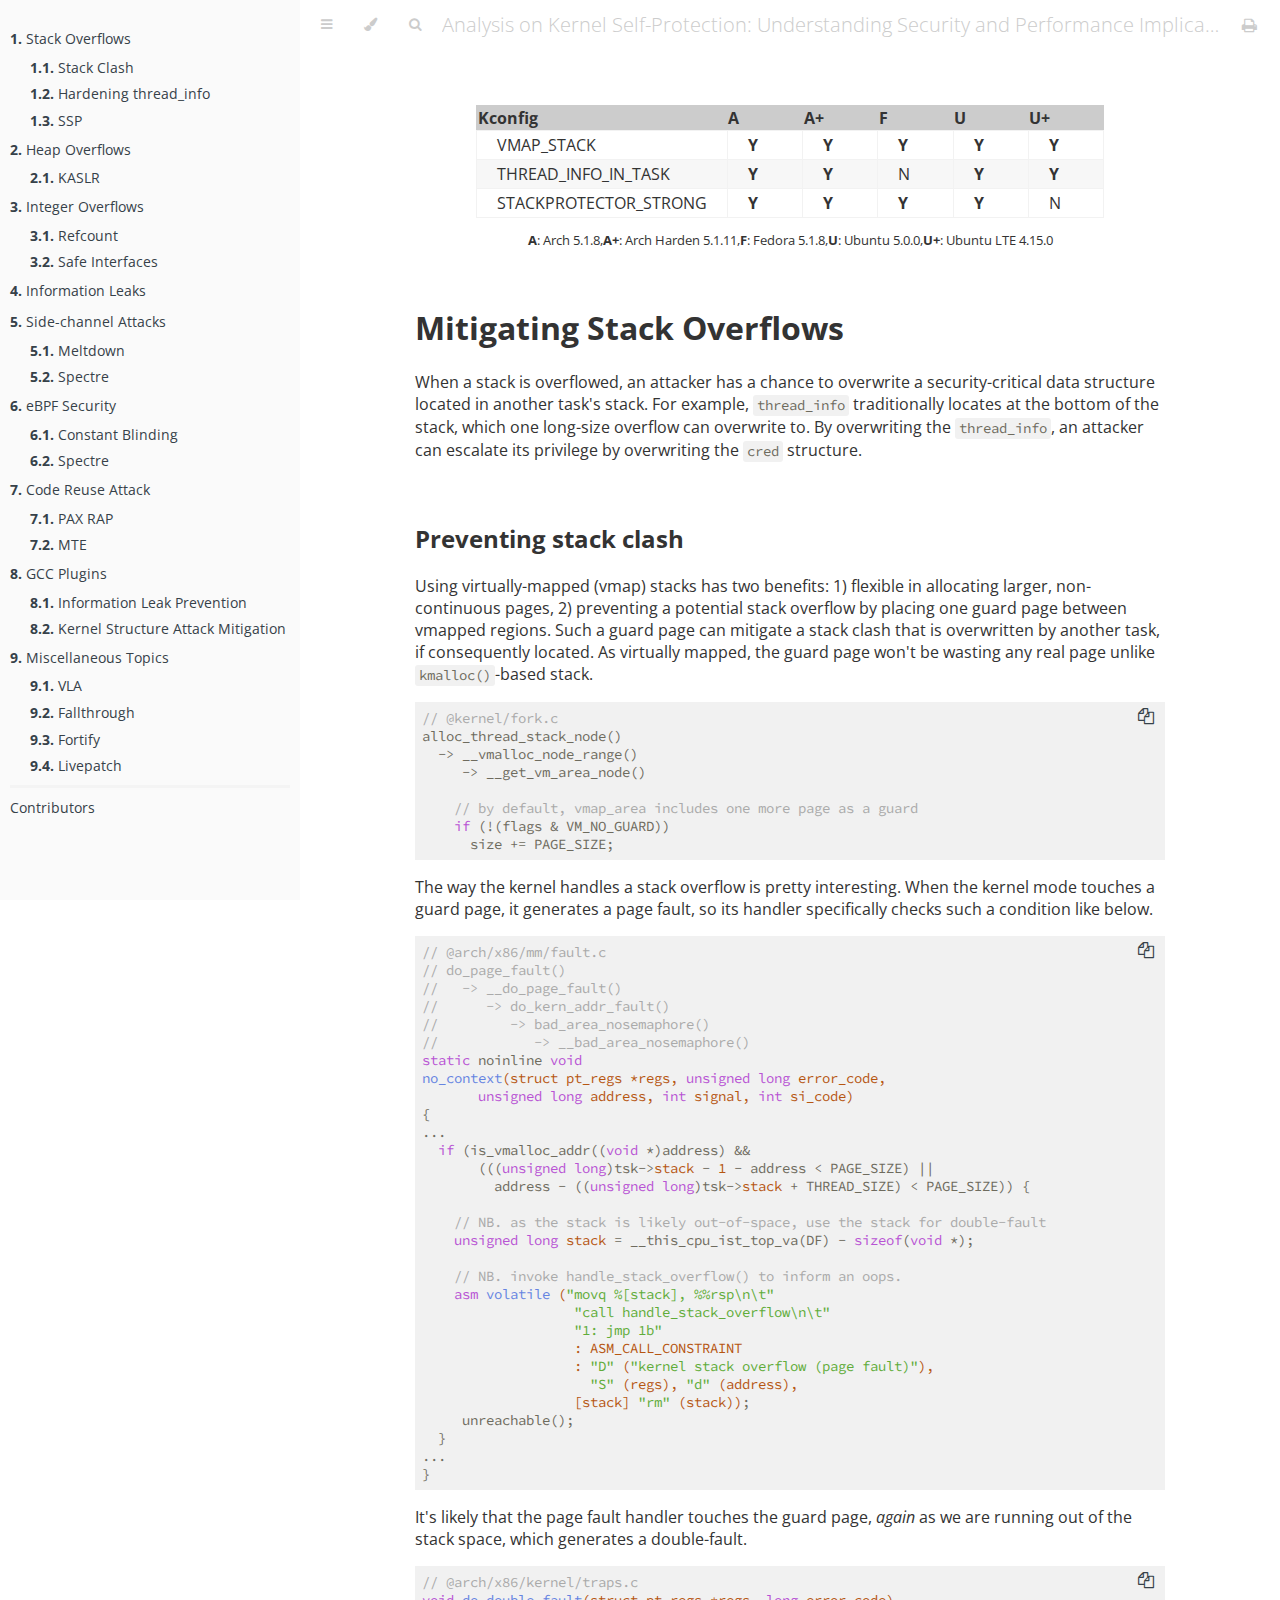
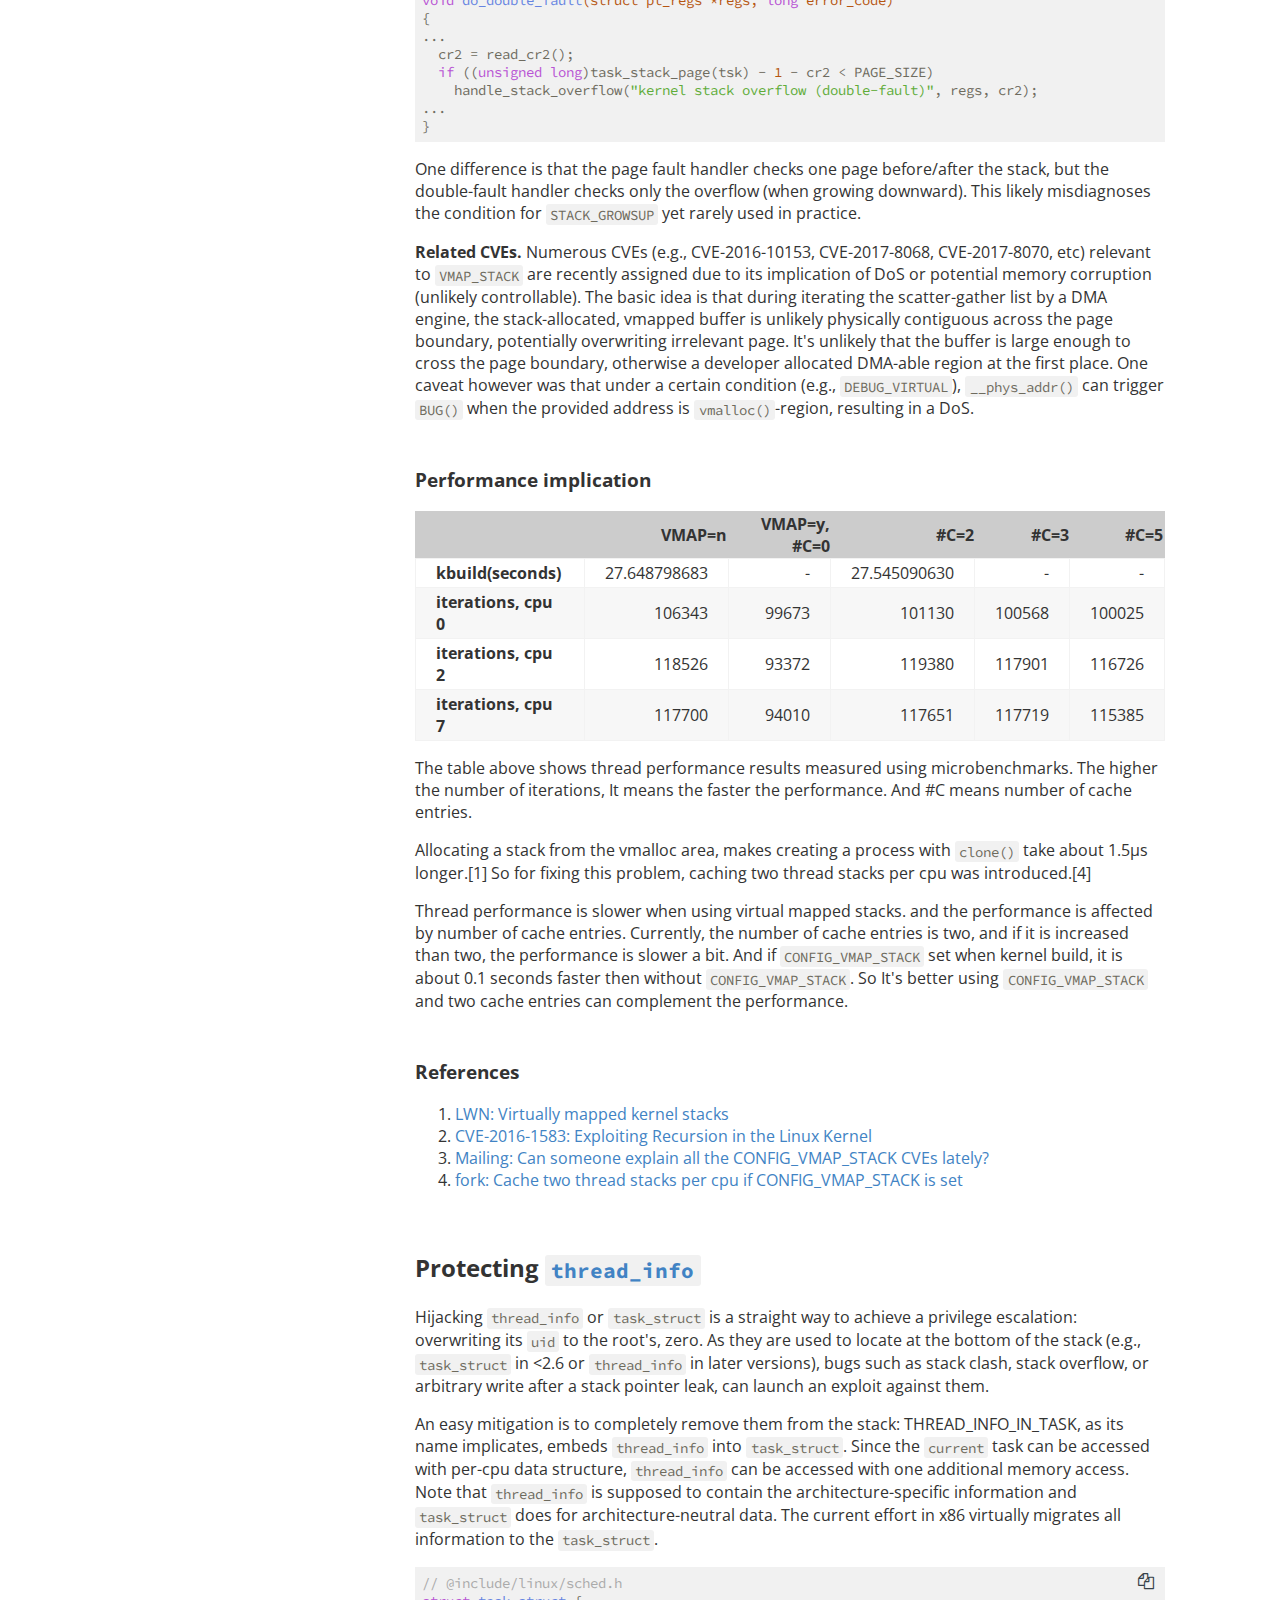
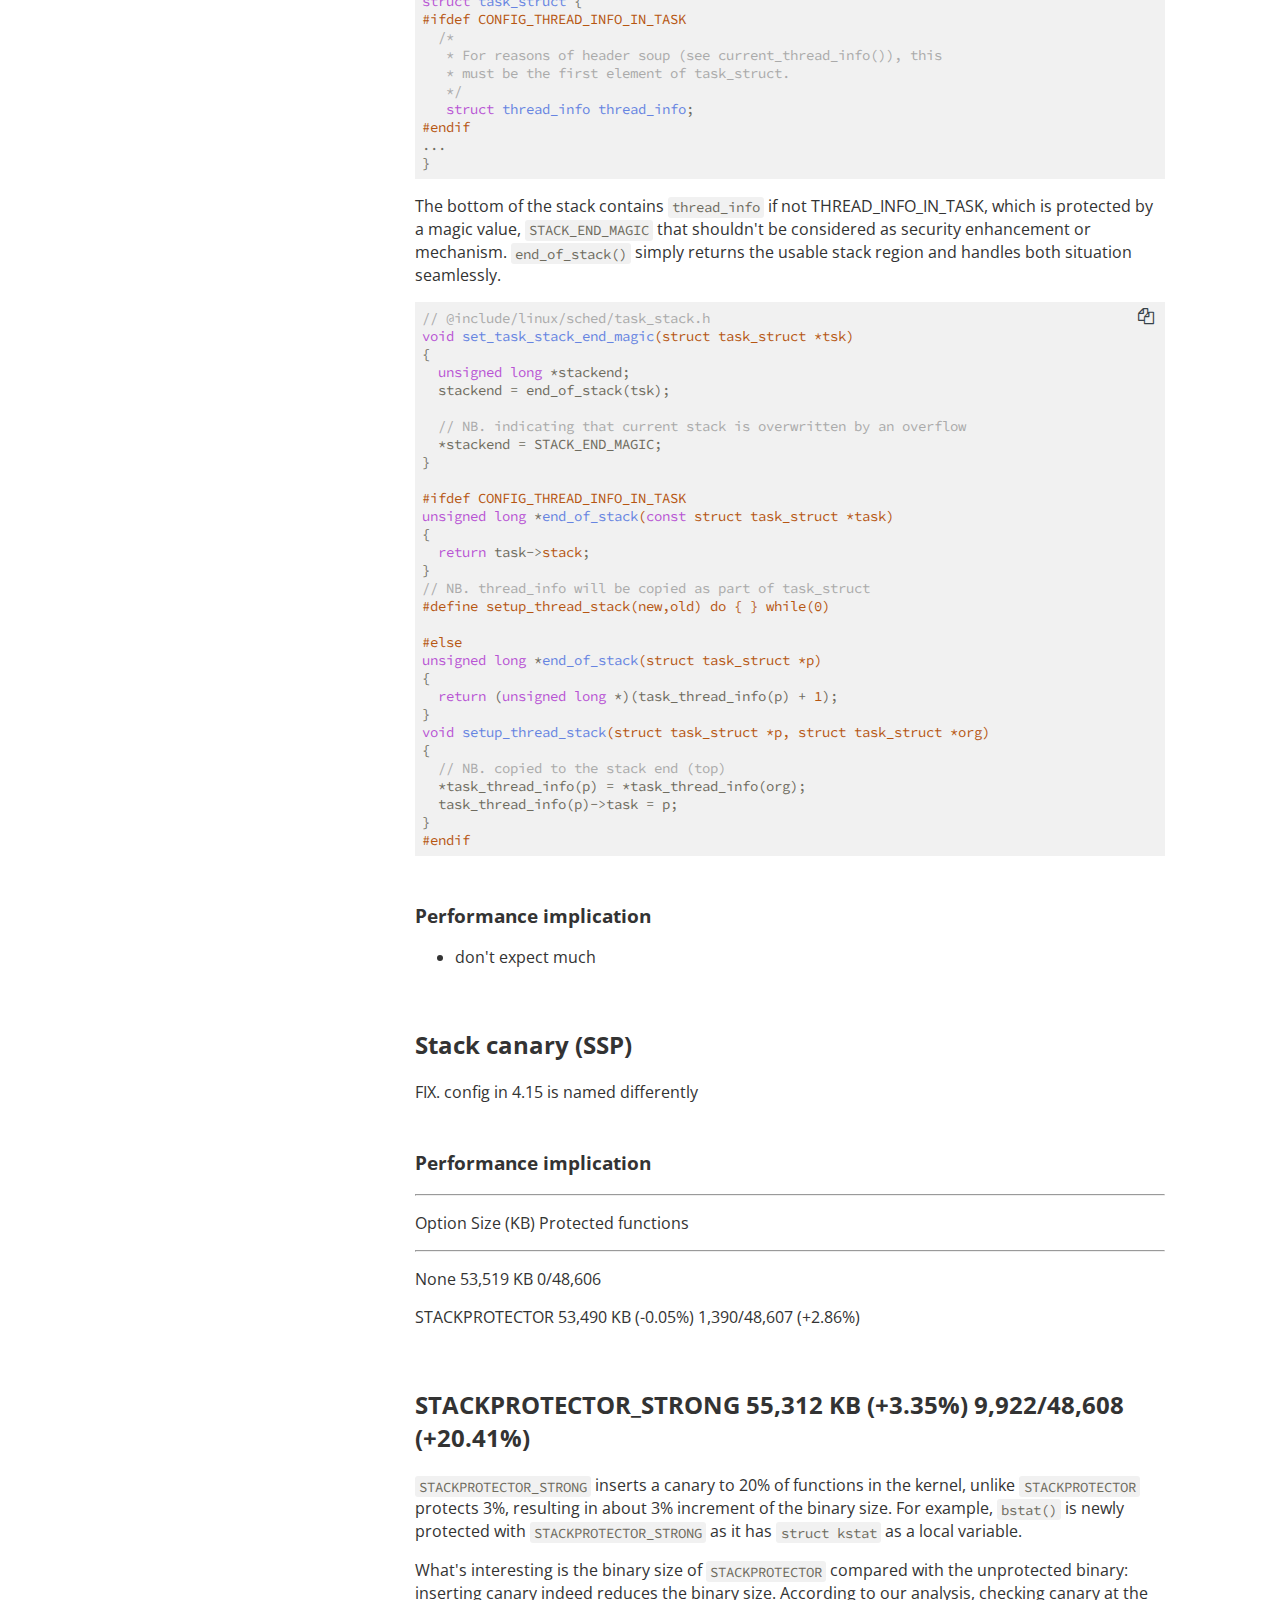
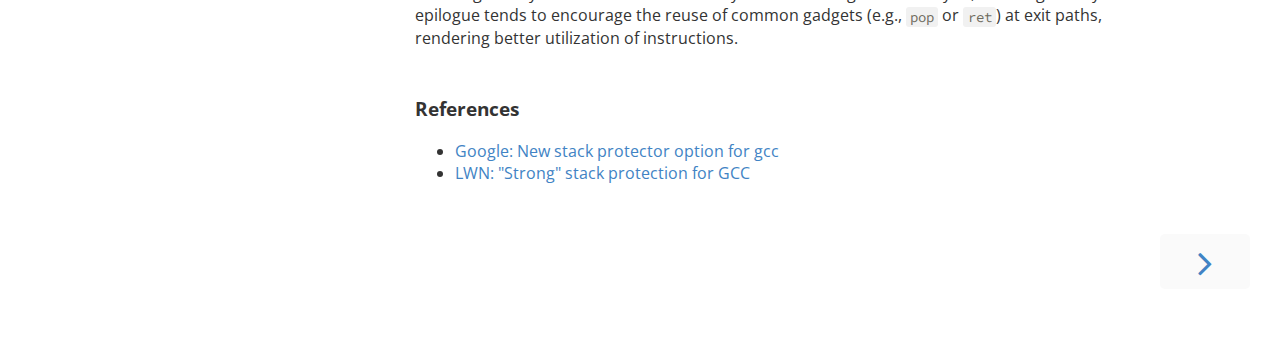
<file: docs/stack-ovfl.html>
<!DOCTYPE HTML>
<html lang="en" class="sidebar-visible no-js">
    <head>
        <!-- Book generated using mdBook -->
        <meta charset="UTF-8">
        <title>Mitigating Stack Overflows - Analysis on Kernel Self-Protection: Understanding Security and Performance Implication</title>
        

        <meta content="text/html; charset=utf-8" http-equiv="Content-Type">
        <meta name="description" content="">
        <meta name="viewport" content="width=device-width, initial-scale=1">
        <meta name="theme-color" content="#ffffff" />

        <link rel="shortcut icon" href="favicon.png">
        <link rel="stylesheet" href="css/variables.css">
        <link rel="stylesheet" href="css/general.css">
        <link rel="stylesheet" href="css/chrome.css">
        <link rel="stylesheet" href="css/print.css" media="print">

        <!-- Fonts -->
        <link rel="stylesheet" href="FontAwesome/css/font-awesome.css">
        <link href="https://fonts.googleapis.com/css?family=Open+Sans:300italic,400italic,600italic,700italic,800italic,400,300,600,700,800" rel="stylesheet" type="text/css">
        <link href="https://fonts.googleapis.com/css?family=Source+Code+Pro:500" rel="stylesheet" type="text/css">

        <!-- Highlight.js Stylesheets -->
        <link rel="stylesheet" href="highlight.css">
        <link rel="stylesheet" href="tomorrow-night.css">
        <link rel="stylesheet" href="ayu-highlight.css">

        <!-- Custom theme stylesheets -->
        
        <link rel="stylesheet" href="assets/css/custom.css">
        

        
    </head>
    <body class="light">
        <!-- Provide site root to javascript -->
        <script type="text/javascript">
            var path_to_root = "";
            var default_theme = "light";
        </script>

        <!-- Work around some values being stored in localStorage wrapped in quotes -->
        <script type="text/javascript">
            try {
                var theme = localStorage.getItem('mdbook-theme');
                var sidebar = localStorage.getItem('mdbook-sidebar');

                if (theme.startsWith('"') && theme.endsWith('"')) {
                    localStorage.setItem('mdbook-theme', theme.slice(1, theme.length - 1));
                }

                if (sidebar.startsWith('"') && sidebar.endsWith('"')) {
                    localStorage.setItem('mdbook-sidebar', sidebar.slice(1, sidebar.length - 1));
                }
            } catch (e) { }
        </script>

        <!-- Set the theme before any content is loaded, prevents flash -->
        <script type="text/javascript">
            var theme;
            try { theme = localStorage.getItem('mdbook-theme'); } catch(e) { }
            if (theme === null || theme === undefined) { theme = default_theme; }
            document.body.className = theme;
            document.querySelector('html').className = theme + ' js';
        </script>

        <!-- Hide / unhide sidebar before it is displayed -->
        <script type="text/javascript">
            var html = document.querySelector('html');
            var sidebar = 'hidden';
            if (document.body.clientWidth >= 1080) {
                try { sidebar = localStorage.getItem('mdbook-sidebar'); } catch(e) { }
                sidebar = sidebar || 'visible';
            }
            html.classList.remove('sidebar-visible');
            html.classList.add("sidebar-" + sidebar);
        </script>

        <nav id="sidebar" class="sidebar" aria-label="Table of contents">
            <div class="sidebar-scrollbox">
<div class="sidebar-scrollbox"><ol class="chapter">
<li><a href="stack-ovfl.html"><strong aria-hidden="true">1.&nbsp;</strong>Stack Overflows</a></li>
  <li><ol class="section">
<li><a href="stack-ovfl.html#preventing-stack-clash"><strong aria-hidden="true">1.1.&nbsp;</strong>Stack Clash</a></li>
<li><a href="stack-ovfl.html#protecting-thread_info"><strong aria-hidden="true">1.2.&nbsp;</strong>Hardening thread_info</a></li>
<li><a href="stack-ovfl.html#stack-canary-ssp"><strong aria-hidden="true">1.3.&nbsp;</strong>SSP</a></li>
  </li></ol>
<li><a href="heap-ovfl.html"><strong aria-hidden="true">2.&nbsp;</strong>Heap Overflows</a></li>
  <li><ol class="section">
<li><a href="heap-ovfl.html#kernel-address-space-layout-randomization-kaslr"><strong aria-hidden="true">2.1.&nbsp;</strong>KASLR</a></li>
  </li></ol>
<li><a href="int-ovfl.html"><strong aria-hidden="true">3.&nbsp;</strong>Integer Overflows</a></li>
  <li><ol class="section">
<li><a href="int-ovfl.html#preventing-refcount-overflows"><strong aria-hidden="true">3.1.&nbsp;</strong>Refcount</a></li>
<li><a href="int-ovfl.html#tools-to-prevent-integer-overflows"><strong aria-hidden="true">3.2.&nbsp;</strong>Safe Interfaces</a></li>
  </li></ol>
<li><a href="infoleak.html"><strong aria-hidden="true">4.&nbsp;</strong>Information Leaks</a></li>
<li><a href="side-channel.html"><strong aria-hidden="true">5.&nbsp;</strong>Side-channel Attacks</a></li>
  <li><ol class="section">
<li><a href="side-channel.html#mitigating-kaslr-and-meltdown"><strong aria-hidden="true">5.1.&nbsp;</strong>Meltdown</a></li>
<li><a href="side-channel.html#mitigating-spectre"><strong aria-hidden="true">5.2.&nbsp;</strong>Spectre</a></li>
  </li></ol>
<li><a href="bpf.html"><strong aria-hidden="true">6.&nbsp;</strong>eBPF Security</a></li>
  <li><ol class="section">
<li><a href="bpf.html#constant-blinding-in-jit"><strong aria-hidden="true">6.1.&nbsp;</strong>Constant Blinding</a></li>
<li><a href="bpf.html#preventing-spectre"><strong aria-hidden="true">6.2.&nbsp;</strong>Spectre</a></li>
  </li></ol>
<li><a href="rop.html"><strong aria-hidden="true">7.&nbsp;</strong>Code Reuse Attack</a></li>
  <li><ol class="section">
<li><a href="rop.html#pax-reuse-attack-protector-rap"><strong aria-hidden="true">7.1.&nbsp;</strong>PAX RAP</a></li>
<li><a href="rop.html#arm's-memory-tagging-extensions-mte"><strong aria-hidden="true">7.2.&nbsp;</strong>MTE</a></li>
  </li></ol>
<li><a href="compiler.html"><strong aria-hidden="true">8.&nbsp;</strong>GCC Plugins</a></li>
  <li><ol class="section">
<li><a href="compiler.html#preventing-information-leaks"><strong aria-hidden="true">8.1.&nbsp;</strong>Information Leak Prevention</a></li>
<li><a href="compiler.html#randomizing-kernel-data-structures"><strong aria-hidden="true">8.2.&nbsp;</strong>Kernel Structure Attack Mitigation</a></li>
  </li></ol>
<li><a href="misc.html"><strong aria-hidden="true">9.&nbsp;</strong>Miscellaneous Topics</a></li>
  <li><ol class="section">
<li><a href="misc.html#eliminating-variable-length-arrays-vla"><strong aria-hidden="true">9.1.&nbsp;</strong>VLA</a></li>
<li><a href="misc.html#preventing-mistakes-in-switchcase"><strong aria-hidden="true">9.2.&nbsp;</strong>Fallthrough</a></li>
<li><a href="misc.html#fortify"><strong aria-hidden="true">9.3.&nbsp;</strong>Fortify</a></li>
<li><a href="misc.html#livepatch"><strong aria-hidden="true">9.4.&nbsp;</strong>Livepatch</a></li>
  </li></ol>
<li class="spacer"></li><li class="affix">
<a href="authors.html">Contributors</a></li>
</ol></div>
            <div id="sidebar-resize-handle" class="sidebar-resize-handle"></div>
        </nav>

        <div id="page-wrapper" class="page-wrapper">

            <div class="page">
                
                <div id="menu-bar" class="menu-bar">
                    <div id="menu-bar-sticky-container">
                        <div class="left-buttons">
                            <button id="sidebar-toggle" class="icon-button" type="button" title="Toggle Table of Contents" aria-label="Toggle Table of Contents" aria-controls="sidebar">
                                <i class="fa fa-bars"></i>
                            </button>
                            <button id="theme-toggle" class="icon-button" type="button" title="Change theme" aria-label="Change theme" aria-haspopup="true" aria-expanded="false" aria-controls="theme-list">
                                <i class="fa fa-paint-brush"></i>
                            </button>
                            <ul id="theme-list" class="theme-popup" aria-label="Themes" role="menu">
                                <li role="none"><button role="menuitem" class="theme" id="light">Light (default)</button></li>
                                <li role="none"><button role="menuitem" class="theme" id="rust">Rust</button></li>
                                <li role="none"><button role="menuitem" class="theme" id="coal">Coal</button></li>
                                <li role="none"><button role="menuitem" class="theme" id="navy">Navy</button></li>
                                <li role="none"><button role="menuitem" class="theme" id="ayu">Ayu</button></li>
                            </ul>
                            
                            <button id="search-toggle" class="icon-button" type="button" title="Search. (Shortkey: s)" aria-label="Toggle Searchbar" aria-expanded="false" aria-keyshortcuts="S" aria-controls="searchbar">
                                <i class="fa fa-search"></i>
                            </button>
                            
                        </div>

                        <h1 class="menu-title">Analysis on Kernel Self-Protection: Understanding Security and Performance Implication</h1>

                        <div class="right-buttons">
                            <a href="print.html" title="Print this book" aria-label="Print this book">
                                <i id="print-button" class="fa fa-print"></i>
                            </a>
                            
                        </div>
                    </div>
                </div>

                
                <div id="search-wrapper" class="hidden">
                    <form id="searchbar-outer" class="searchbar-outer">
                        <input type="search" name="search" id="searchbar" name="searchbar" placeholder="Search this book ..." aria-controls="searchresults-outer" aria-describedby="searchresults-header">
                    </form>
                    <div id="searchresults-outer" class="searchresults-outer hidden">
                        <div id="searchresults-header" class="searchresults-header"></div>
                        <ul id="searchresults">
                        </ul>
                    </div>
                </div>
                

                <!-- Apply ARIA attributes after the sidebar and the sidebar toggle button are added to the DOM -->
                <script type="text/javascript">
                    document.getElementById('sidebar-toggle').setAttribute('aria-expanded', sidebar === 'visible');
                    document.getElementById('sidebar').setAttribute('aria-hidden', sidebar !== 'visible');
                    Array.from(document.querySelectorAll('#sidebar a')).forEach(function(link) {
                        link.setAttribute('tabIndex', sidebar === 'visible' ? 0 : -1);
                    });
                </script>

                <div id="content" class="content">
                    <main>
                        <p><br/><table></p>
<colgroup>
<col width="40%" />
<col width="12%" />
<col width="12%" />
<col width="12%" />
<col width="12%" />
<col width="12%" />
</colgroup>
<thead>
<tr class="header">
<th align="left">Kconfig</th>
<th align="left">A</th>
<th align="left">A+</th>
<th align="left">F</th>
<th align="left">U</th>
<th align="left">U+</th>
</tr>
</thead>
<tbody>
<tr class="odd">
<td align="left">VMAP_STACK</td>
<td align="left"><b>Y</b></td>
<td align="left"><b>Y</b></td>
<td align="left"><b>Y</b></td>
<td align="left"><b>Y</b></td>
<td align="left"><b>Y</b></td>
</tr>
<tr class="even">
<td align="left">THREAD_INFO_IN_TASK</td>
<td align="left"><b>Y</b></td>
<td align="left"><b>Y</b></td>
<td align="left">N</td>
<td align="left"><b>Y</b></td>
<td align="left"><b>Y</b></td>
</tr>
<tr class="odd">
<td align="left">STACKPROTECTOR_STRONG</td>
<td align="left"><b>Y</b></td>
<td align="left"><b>Y</b></td>
<td align="left"><b>Y</b></td>
<td align="left"><b>Y</b></td>
<td align="left">N</td>
</tr>
</tbody>
</table>
<center>
<small>
<p>
<strong>A</strong>: Arch 5.1.8,<strong>A+</strong>: Arch Harden 5.1.11,<strong>F</strong>: Fedora 5.1.8,<strong>U</strong>: Ubuntu 5.0.0,<strong>U+</strong>: Ubuntu LTE 4.15.0
</p>
</small>
</center>
<br/>
<h1><a class="header" href="#mitigating-stack-overflows" id="mitigating-stack-overflows">Mitigating Stack Overflows</a></h1>
<p>When a stack is overflowed, an attacker has a chance to overwrite a
security-critical data structure located in another task's stack. For
example, <code>thread_info</code> traditionally locates at the bottom of the
stack, which one long-size overflow can overwrite to. By overwriting
the <code>thread_info</code>, an attacker can escalate its privilege by
overwriting the <code>cred</code> structure.</p>
<h2><a class="header" href="#preventing-stack-clash" id="preventing-stack-clash">Preventing stack clash</a></h2>
<p>Using virtually-mapped (vmap) stacks has two benefits: 1) flexible in
allocating larger, non-continuous pages, 2) preventing a potential
stack overflow by placing one guard page between vmapped regions. Such
a guard page can mitigate a stack clash that is overwritten by another task,
if consequently located. As virtually mapped, the guard page
won't be wasting any real page unlike <code>kmalloc()</code>-based stack.</p>
<pre><code class="language-c">// @kernel/fork.c
alloc_thread_stack_node()
  -&gt; __vmalloc_node_range()
     -&gt; __get_vm_area_node()

    // by default, vmap_area includes one more page as a guard
    if (!(flags &amp; VM_NO_GUARD))
      size += PAGE_SIZE;
</code></pre>
<p>The way the kernel handles a stack overflow is pretty
interesting. When the kernel mode touches a guard page, it generates a
page fault, so its handler specifically checks such a condition like below.</p>
<pre><code class="language-c">// @arch/x86/mm/fault.c
// do_page_fault()
//   -&gt; __do_page_fault()
//      -&gt; do_kern_addr_fault()
//         -&gt; bad_area_nosemaphore()
//            -&gt; __bad_area_nosemaphore()
static noinline void
no_context(struct pt_regs *regs, unsigned long error_code,
	   unsigned long address, int signal, int si_code)
{
...
  if (is_vmalloc_addr((void *)address) &amp;&amp;
       (((unsigned long)tsk-&gt;stack - 1 - address &lt; PAGE_SIZE) ||
         address - ((unsigned long)tsk-&gt;stack + THREAD_SIZE) &lt; PAGE_SIZE)) {

    // NB. as the stack is likely out-of-space, use the stack for double-fault
    unsigned long stack = __this_cpu_ist_top_va(DF) - sizeof(void *);

    // NB. invoke handle_stack_overflow() to inform an oops.
    asm volatile (&quot;movq %[stack], %%rsp\n\t&quot;
                   &quot;call handle_stack_overflow\n\t&quot;
                   &quot;1: jmp 1b&quot;
                   : ASM_CALL_CONSTRAINT
                   : &quot;D&quot; (&quot;kernel stack overflow (page fault)&quot;),
                     &quot;S&quot; (regs), &quot;d&quot; (address),
                   [stack] &quot;rm&quot; (stack));
     unreachable();
  }
...
}
</code></pre>
<p>It's likely that the page fault handler touches the guard page,
<em>again</em> as we are running out of the stack space, which generates a
double-fault.</p>
<pre><code class="language-c">// @arch/x86/kernel/traps.c
void do_double_fault(struct pt_regs *regs, long error_code)
{
...
  cr2 = read_cr2();
  if ((unsigned long)task_stack_page(tsk) - 1 - cr2 &lt; PAGE_SIZE)
    handle_stack_overflow(&quot;kernel stack overflow (double-fault)&quot;, regs, cr2);
...
}
</code></pre>
<p>One difference is that the page fault handler checks one page
before/after the stack, but the double-fault handler checks only the
overflow (when growing downward). This likely misdiagnoses the
condition for <code>STACK_GROWSUP</code> yet rarely used in practice.</p>
<p><strong>Related CVEs.</strong> Numerous CVEs (e.g., CVE-2016-10153, CVE-2017-8068,
CVE-2017-8070, etc) relevant to <code>VMAP_STACK</code> are recently assigned due
to its implication of DoS or potential memory corruption (unlikely
controllable). The basic idea is that during iterating the
scatter-gather list by a DMA engine, the stack-allocated, vmapped
buffer is unlikely physically contiguous across the page
boundary, potentially overwriting irrelevant page. It's unlikely that
the buffer is large enough to cross the page boundary, otherwise
a developer allocated DMA-able region at the first place. One caveat
however was that under a certain condition
(e.g., <code>DEBUG_VIRTUAL</code>), <code>__phys_addr()</code> can trigger <code>BUG()</code>
when the provided address is <code>vmalloc()</code>-region, resulting in a DoS.</p>
<h3><a class="header" href="#performance-implication" id="performance-implication">Performance implication</a></h3>
<table><thead><tr><th align="left"></th><th align="right">VMAP=n</th><th align="right">VMAP=y, #C=0</th><th align="right">#C=2</th><th align="right">#C=3</th><th align="right">#C=5</th></tr></thead><tbody>
<tr><td align="left"><strong>kbuild(seconds)</strong></td><td align="right">27.648798683</td><td align="right">-</td><td align="right">27.545090630</td><td align="right">-</td><td align="right">-</td></tr>
<tr><td align="left"><strong>iterations, cpu 0</strong></td><td align="right">106343</td><td align="right">99673</td><td align="right">101130</td><td align="right">100568</td><td align="right">100025</td></tr>
<tr><td align="left"><strong>iterations, cpu 2</strong></td><td align="right">118526</td><td align="right">93372</td><td align="right">119380</td><td align="right">117901</td><td align="right">116726</td></tr>
<tr><td align="left"><strong>iterations, cpu 7</strong></td><td align="right">117700</td><td align="right">94010</td><td align="right">117651</td><td align="right">117719</td><td align="right">115385</td></tr>
</tbody></table>
<p>The table above shows thread performance results measured using microbenchmarks.
The higher the number of iterations, It means the faster the performance.
And #C means number of cache entries.</p>
<p>Allocating a stack from the vmalloc area, makes creating a process
with <code>clone()</code> take about 1.5µs longer.[1] So for fixing this problem,
caching two thread stacks per cpu was introduced.[4]</p>
<p>Thread performance is slower when using virtual mapped stacks.
and the performance is affected by number of cache entries.
Currently, the number of cache entries is two, and if it is increased than two,
the performance is slower a bit. And if <code>CONFIG_VMAP_STACK</code> set when kernel build,
it is about 0.1 seconds faster then without <code>CONFIG_VMAP_STACK</code>.
So It's better using <code>CONFIG_VMAP_STACK</code> and two cache entries can complement
the performance.</p>
<h3><a class="header" href="#references" id="references">References</a></h3>
<ol>
<li><a href="https://lwn.net/Articles/692208/">LWN: Virtually mapped kernel stacks</a></li>
<li><a href="https://googleprojectzero.blogspot.com/2016/06/exploiting-recursion-in-linux-kernel_20.html">CVE-2016-1583: Exploiting Recursion in the Linux Kernel</a></li>
<li><a href="https://lwn.net/Articles/726593/">Mailing: Can someone explain all the CONFIG_VMAP_STACK CVEs lately?</a></li>
<li><a href="https://patchwork.kernel.org/patch/9199707/">fork: Cache two thread stacks per cpu if CONFIG_VMAP_STACK is set</a></li>
</ol>
<h2><a class="header" href="#protecting-thread_info" id="protecting-thread_info">Protecting <code>thread_info</code></a></h2>
<p>Hijacking <code>thread_info</code> or <code>task_struct</code> is a straight way to achieve
a privilege escalation: overwriting its <code>uid</code> to the root's, zero. As
they are used to locate at the bottom of the stack (e.g.,
<code>task_struct</code> in &lt;2.6 or <code>thread_info</code> in later versions), bugs such
as stack clash, stack overflow, or arbitrary write after a stack
pointer leak, can launch an exploit against them.</p>
<p>An easy mitigation is to completely remove them from the stack:
THREAD_INFO_IN_TASK, as its name implicates, embeds <code>thread_info</code> into
<code>task_struct</code>. Since the <code>current</code> task can be accessed with per-cpu
data structure, <code>thread_info</code> can be accessed with one additional
memory access. Note that <code>thread_info</code> is supposed to contain the
architecture-specific information and <code>task_struct</code> does for
architecture-neutral data. The current effort in x86 virtually
migrates all information to the <code>task_struct</code>.</p>
<pre><code class="language-c">// @include/linux/sched.h
struct task_struct {
#ifdef CONFIG_THREAD_INFO_IN_TASK
  /*
   * For reasons of header soup (see current_thread_info()), this
   * must be the first element of task_struct.
   */
   struct thread_info thread_info;
#endif
...
}
</code></pre>
<p>The bottom of the stack contains <code>thread_info</code> if not
THREAD_INFO_IN_TASK, which is protected by a magic value,
<code>STACK_END_MAGIC</code> that shouldn't be considered as security enhancement
or mechanism. <code>end_of_stack()</code> simply returns the usable stack region
and handles both situation seamlessly.</p>
<pre><code class="language-c">// @include/linux/sched/task_stack.h
void set_task_stack_end_magic(struct task_struct *tsk)
{
  unsigned long *stackend;
  stackend = end_of_stack(tsk);

  // NB. indicating that current stack is overwritten by an overflow
  *stackend = STACK_END_MAGIC;
}

#ifdef CONFIG_THREAD_INFO_IN_TASK
unsigned long *end_of_stack(const struct task_struct *task)
{
  return task-&gt;stack;
}
// NB. thread_info will be copied as part of task_struct
#define setup_thread_stack(new,old) do { } while(0)

#else
unsigned long *end_of_stack(struct task_struct *p)
{
  return (unsigned long *)(task_thread_info(p) + 1);
}
void setup_thread_stack(struct task_struct *p, struct task_struct *org)
{
  // NB. copied to the stack end (top)
  *task_thread_info(p) = *task_thread_info(org);
  task_thread_info(p)-&gt;task = p;
}
#endif
</code></pre>
<h3><a class="header" href="#performance-implication-1" id="performance-implication-1">Performance implication</a></h3>
<ul>
<li>don't expect much</li>
</ul>
<h2><a class="header" href="#stack-canary-ssp" id="stack-canary-ssp">Stack canary (SSP)</a></h2>
<p>FIX. config in 4.15 is named differently</p>
<h3><a class="header" href="#performance-implication-2" id="performance-implication-2">Performance implication</a></h3>
<hr />
<p>Option                   Size (KB)               Protected functions</p>
<hr />
<p>None                     53,519 KB                          0/48,606</p>
<p>STACKPROTECTOR           53,490 KB    (-0.05%)          1,390/48,607    (+2.86%)</p>
<h2><a class="header" href="#stackprotector_strong----55312-kb----335----------992248608---2041" id="stackprotector_strong----55312-kb----335----------992248608---2041">STACKPROTECTOR_STRONG    55,312 KB    (+3.35%)          9,922/48,608   (+20.41%)</a></h2>
<p><code>STACKPROTECTOR_STRONG</code> inserts a canary to 20% of functions in the
kernel, unlike <code>STACKPROTECTOR</code> protects 3%, resulting in about 3%
increment of the binary size. For example, <code>bstat()</code> is newly
protected with <code>STACKPROTECTOR_STRONG</code> as it has <code>struct kstat</code> as a
local variable.</p>
<p>What's interesting is the binary size of <code>STACKPROTECTOR</code> compared
with the unprotected binary: inserting canary indeed reduces the
binary size. According to our analysis, checking canary at the
epilogue tends to encourage the reuse of common gadgets (e.g., <code>pop</code> or
<code>ret</code>) at exit paths, rendering better utilization of instructions.</p>
<h3><a class="header" href="#references-1" id="references-1">References</a></h3>
<ul>
<li><a href="https://docs.google.com/document/d/1xXBH6rRZue4f296vGt9YQcuLVQHeE516stHwt8M9xyU/edit">Google: New stack protector option for gcc</a></li>
<li><a href="https://lwn.net/Articles/584225/">LWN: &quot;Strong&quot; stack protection for GCC</a></li>
</ul>

                    </main>

                    <nav class="nav-wrapper" aria-label="Page navigation">
                        <!-- Mobile navigation buttons -->
                        

                        
                            <a rel="next" href="heap-ovfl.html" class="mobile-nav-chapters next" title="Next chapter" aria-label="Next chapter" aria-keyshortcuts="Right">
                                <i class="fa fa-angle-right"></i>
                            </a>
                        

                        <div style="clear: both"></div>
                    </nav>
                </div>
            </div>

            <nav class="nav-wide-wrapper" aria-label="Page navigation">
                

                
                    <a href="heap-ovfl.html" class="nav-chapters next" title="Next chapter" aria-label="Next chapter" aria-keyshortcuts="Right">
                        <i class="fa fa-angle-right"></i>
                    </a>
                
            </nav>

        </div>

        

        

        

        
        <script src="elasticlunr.min.js" type="text/javascript" charset="utf-8"></script>
        <script src="mark.min.js" type="text/javascript" charset="utf-8"></script>
        <script src="searcher.js" type="text/javascript" charset="utf-8"></script>
        

        <script src="clipboard.min.js" type="text/javascript" charset="utf-8"></script>
        <script src="highlight.js" type="text/javascript" charset="utf-8"></script>
        <script src="book.js" type="text/javascript" charset="utf-8"></script>

        <!-- Custom JS scripts -->
        
        <script type="text/javascript" src="assets/js/custom.js"></script>
        

        

    </body>
</html>
</file>
<file: docs/css/variables.css>
/* Globals */

:root {
    --sidebar-width: 300px;
    --page-padding: 15px;
    --content-max-width: 750px;
}

/* Themes */

.ayu {
    --bg: hsl(210, 25%, 8%);
    --fg: #c5c5c5;

    --sidebar-bg: #14191f;
    --sidebar-fg: #c8c9db;
    --sidebar-non-existant: #5c6773;
    --sidebar-active: #ffb454;
    --sidebar-spacer: #2d334f;

    --scrollbar: var(--sidebar-fg);

    --icons: #737480;
    --icons-hover: #b7b9cc;

    --links: #0096cf;

    --inline-code-color: #ffb454;

    --theme-popup-bg: #14191f;
    --theme-popup-border: #5c6773;
    --theme-hover: #191f26;

    --quote-bg: hsl(226, 15%, 17%);
    --quote-border: hsl(226, 15%, 22%);

    --table-border-color: hsl(210, 25%, 13%);
    --table-header-bg: hsl(210, 25%, 28%);
    --table-alternate-bg: hsl(210, 25%, 11%);

    --searchbar-border-color: #848484;
    --searchbar-bg: #424242;
    --searchbar-fg: #fff;
    --searchbar-shadow-color: #d4c89f;
    --searchresults-header-fg: #666;
    --searchresults-border-color: #888;
    --searchresults-li-bg: #252932;
    --search-mark-bg: #e3b171;
}

.coal {
    --bg: hsl(200, 7%, 8%);
    --fg: #98a3ad;

    --sidebar-bg: #292c2f;
    --sidebar-fg: #a1adb8;
    --sidebar-non-existant: #505254;
    --sidebar-active: #3473ad;
    --sidebar-spacer: #393939;

    --scrollbar: var(--sidebar-fg);

    --icons: #43484d;
    --icons-hover: #b3c0cc;

    --links: #2b79a2;

    --inline-code-color: #c5c8c6;;

    --theme-popup-bg: #141617;
    --theme-popup-border: #43484d;
    --theme-hover: #1f2124;

    --quote-bg: hsl(234, 21%, 18%);
    --quote-border: hsl(234, 21%, 23%);

    --table-border-color: hsl(200, 7%, 13%);
    --table-header-bg: hsl(200, 7%, 28%);
    --table-alternate-bg: hsl(200, 7%, 11%);

    --searchbar-border-color: #aaa;
    --searchbar-bg: #b7b7b7;
    --searchbar-fg: #000;
    --searchbar-shadow-color: #aaa;
    --searchresults-header-fg: #666;
    --searchresults-border-color: #98a3ad;
    --searchresults-li-bg: #2b2b2f;
    --search-mark-bg: #355c7d;
}

.light {
    --bg: hsl(0, 0%, 100%);
    --fg: #333333;

    --sidebar-bg: #fafafa;
    --sidebar-fg: #364149;
    --sidebar-non-existant: #aaaaaa;
    --sidebar-active: #008cff;
    --sidebar-spacer: #f4f4f4;

    --scrollbar: #cccccc;

    --icons: #cccccc;
    --icons-hover: #333333;

    --links: #4183c4;

    --inline-code-color: #6e6b5e;

    --theme-popup-bg: #fafafa;
    --theme-popup-border: #cccccc;
    --theme-hover: #e6e6e6;

    --quote-bg: hsl(197, 37%, 96%);
    --quote-border: hsl(197, 37%, 91%);

    --table-border-color: hsl(0, 0%, 95%);
    --table-header-bg: hsl(0, 0%, 80%);
    --table-alternate-bg: hsl(0, 0%, 97%);

    --searchbar-border-color: #aaa;
    --searchbar-bg: #fafafa;
    --searchbar-fg: #000;
    --searchbar-shadow-color: #aaa;
    --searchresults-header-fg: #666;
    --searchresults-border-color: #888;
    --searchresults-li-bg: #e4f2fe;
    --search-mark-bg: #a2cff5;
}

.navy {
    --bg: hsl(226, 23%, 11%);
    --fg: #bcbdd0;

    --sidebar-bg: #282d3f;
    --sidebar-fg: #c8c9db;
    --sidebar-non-existant: #505274;
    --sidebar-active: #2b79a2;
    --sidebar-spacer: #2d334f;

    --scrollbar: var(--sidebar-fg);

    --icons: #737480;
    --icons-hover: #b7b9cc;

    --links: #2b79a2;

    --inline-code-color: #c5c8c6;;

    --theme-popup-bg: #161923;
    --theme-popup-border: #737480;
    --theme-hover: #282e40;

    --quote-bg: hsl(226, 15%, 17%);
    --quote-border: hsl(226, 15%, 22%);

    --table-border-color: hsl(226, 23%, 16%);
    --table-header-bg: hsl(226, 23%, 31%);
    --table-alternate-bg: hsl(226, 23%, 14%);

    --searchbar-border-color: #aaa;
    --searchbar-bg: #aeaec6;
    --searchbar-fg: #000;
    --searchbar-shadow-color: #aaa;
    --searchresults-header-fg: #5f5f71;
    --searchresults-border-color: #5c5c68;
    --searchresults-li-bg: #242430;
    --search-mark-bg: #a2cff5;
}

.rust {
    --bg: hsl(60, 9%, 87%);
    --fg: #262625;

    --sidebar-bg: #3b2e2a;
    --sidebar-fg: #c8c9db;
    --sidebar-non-existant: #505254;
    --sidebar-active: #e69f67;
    --sidebar-spacer: #45373a;

    --scrollbar: var(--sidebar-fg);

    --icons: #737480;
    --icons-hover: #262625;

    --links: #2b79a2;

    --inline-code-color: #6e6b5e;

    --theme-popup-bg: #e1e1db;
    --theme-popup-border: #b38f6b;
    --theme-hover: #99908a;

    --quote-bg: hsl(60, 5%, 75%);
    --quote-border: hsl(60, 5%, 70%);

    --table-border-color: hsl(60, 9%, 82%);
    --table-header-bg: #b3a497;
    --table-alternate-bg: hsl(60, 9%, 84%);

    --searchbar-border-color: #aaa;
    --searchbar-bg: #fafafa;
    --searchbar-fg: #000;
    --searchbar-shadow-color: #aaa;
    --searchresults-header-fg: #666;
    --searchresults-border-color: #888;
    --searchresults-li-bg: #dec2a2;
    --search-mark-bg: #e69f67;
}
</file>
<file: docs/css/general.css>
/* Base styles and content styles */

@import 'variables.css';

html {
    font-family: "Open Sans", sans-serif;
    color: var(--fg);
    background-color: var(--bg);
    text-size-adjust: none;
}

body {
    margin: 0;
    font-size: 1rem;
    overflow-x: hidden;
}

code {
    font-family: "Source Code Pro", Consolas, "Ubuntu Mono", Menlo, "DejaVu Sans Mono", monospace, monospace;
    font-size: 0.875em; /* please adjust the ace font size accordingly in editor.js */
}

.left { float: left; }
.right { float: right; }
.hidden { display: none; }
.play-button.hidden { display: none; }

h2, h3 { margin-top: 2.5em; }
h4, h5 { margin-top: 2em; }

.header + .header h3,
.header + .header h4,
.header + .header h5 {
    margin-top: 1em;
}

h1 a.header:target::before,
h2 a.header:target::before,
h3 a.header:target::before,
h4 a.header:target::before {
    display: inline-block;
    content: "»";
    margin-left: -30px;
    width: 30px;
}

.page {
    outline: 0;
    padding: 0 var(--page-padding);
}
.page-wrapper {
    box-sizing: border-box;
}
.js:not(.sidebar-resizing) .page-wrapper {
    transition: margin-left 0.3s ease, transform 0.3s ease; /* Animation: slide away */
}

.content {
    overflow-y: auto;
    padding: 0 15px;
    padding-bottom: 50px;
}
.content main {
    margin-left: auto;
    margin-right: auto;
    max-width: var(--content-max-width);
}
.content a { text-decoration: none; }
.content a:hover { text-decoration: underline; }
.content img { max-width: 100%; }
.content .header:link,
.content .header:visited {
    color: var(--fg);
}
.content .header:link,
.content .header:visited:hover {
    text-decoration: none;
}

table {
    margin: 0 auto;
    border-collapse: collapse;
}
table td {
    padding: 3px 20px;
    border: 1px var(--table-border-color) solid;
}
table thead {
    background: var(--table-header-bg);
}
table thead td {
    font-weight: 700;
    border: none;
}
table thead tr {
    border: 1px var(--table-header-bg) solid;
}
/* Alternate background colors for rows */
table tbody tr:nth-child(2n) {
    background: var(--table-alternate-bg);
}


blockquote {
    margin: 20px 0;
    padding: 0 20px;
    color: var(--fg);
    background-color: var(--quote-bg);
    border-top: .1em solid var(--quote-border);
    border-bottom: .1em solid var(--quote-border);
}


:not(.footnote-definition) + .footnote-definition,
.footnote-definition + :not(.footnote-definition) {
    margin-top: 2em;
}
.footnote-definition {
    font-size: 0.9em;
    margin: 0.5em 0;
}
.footnote-definition p {
    display: inline;
}

.tooltiptext {
    position: absolute;
    visibility: hidden;
    color: #fff;
    background-color: #333;
    transform: translateX(-50%); /* Center by moving tooltip 50% of its width left */
    left: -8px; /* Half of the width of the icon */
    top: -35px;
    font-size: 0.8em;
    text-align: center;
    border-radius: 6px;
    padding: 5px 8px;
    margin: 5px;
    z-index: 1000;
}
.tooltipped .tooltiptext {
    visibility: visible;
}
</file>
<file: docs/css/chrome.css>
/* CSS for UI elements (a.k.a. chrome) */

@import 'variables.css';

::-webkit-scrollbar {
    background: var(--bg);
}
::-webkit-scrollbar-thumb {
    background: var(--scrollbar);
}

#searchresults a,
.content a:link,
a:visited,
a > .hljs {
    color: var(--links);
}

/* Menu Bar */

#menu-bar {
    position: -webkit-sticky;
    position: sticky;
    top: 0;
    z-index: 101;
    margin: auto calc(0px - var(--page-padding));
}
#menu-bar > #menu-bar-sticky-container {
    display: flex;
    flex-wrap: wrap;
    background-color: var(--bg);
    border-bottom-color: var(--bg);
    border-bottom-width: 1px;
    border-bottom-style: solid;
}
.js #menu-bar > #menu-bar-sticky-container {
    transition: transform 0.3s;
}
#menu-bar.bordered > #menu-bar-sticky-container  {
    border-bottom-color: var(--table-border-color);
}
#menu-bar i, #menu-bar .icon-button {
    position: relative;
    padding: 0 8px;
    z-index: 10;
    line-height: 50px;
    cursor: pointer;
    transition: color 0.5s;
}
@media only screen and (max-width: 420px) {
    #menu-bar i, #menu-bar .icon-button {
        padding: 0 5px;
    }
}

.icon-button {
    border: none;
    background: none;
    padding: 0;
    color: inherit;
}
.icon-button i {
    margin: 0;
}

.right-buttons {
    margin: 0 15px;
}
.right-buttons a {
    text-decoration: none;
}

html:not(.sidebar-visible) #menu-bar:not(:hover).folded > #menu-bar-sticky-container {
    transform: translateY(-60px);
}

.left-buttons {
    display: flex;
    margin: 0 5px;
}
.no-js .left-buttons {
    display: none;
}

.menu-title {
    display: inline-block;
    font-weight: 200;
    font-size: 20px;
    line-height: 50px;
    text-align: center;
    margin: 0;
    flex: 1;
    white-space: nowrap;
    overflow: hidden;
    text-overflow: ellipsis;
}
.js .menu-title {
    cursor: pointer;
}

.menu-bar,
.menu-bar:visited,
.nav-chapters,
.nav-chapters:visited,
.mobile-nav-chapters,
.mobile-nav-chapters:visited,
.menu-bar .icon-button,
.menu-bar a i {
    color: var(--icons);
}

.menu-bar i:hover,
.menu-bar .icon-button:hover,
.nav-chapters:hover,
.mobile-nav-chapters i:hover {
    color: var(--icons-hover);
}

/* Nav Icons */

.nav-chapters {
    font-size: 2.5em;
    text-align: center;
    text-decoration: none;

    position: fixed;
    top: 50px; /* Height of menu-bar */
    bottom: 0;
    margin: 0;
    max-width: 150px;
    min-width: 90px;

    display: flex;
    justify-content: center;
    align-content: center;
    flex-direction: column;

    transition: color 0.5s;
}

.nav-chapters:hover { text-decoration: none; }

.nav-wrapper {
    margin-top: 50px;
    display: none;
}

.mobile-nav-chapters {
    font-size: 2.5em;
    text-align: center;
    text-decoration: none;
    width: 90px;
    border-radius: 5px;
    background-color: var(--sidebar-bg);
}

.previous {
    float: left;
}

.next {
    float: right;
    right: var(--page-padding);
}

@media only screen and (max-width: 1080px) {
    .nav-wide-wrapper { display: none; }
    .nav-wrapper { display: block; }
}

@media only screen and (max-width: 1380px) {
    .sidebar-visible .nav-wide-wrapper { display: none; }
    .sidebar-visible .nav-wrapper { display: block; }
}

/* Inline code */

:not(pre) > .hljs {
    display: inline-block;
    vertical-align: middle;
    padding: 0.1em 0.3em;
    border-radius: 3px;
}

:not(pre):not(a) > .hljs {
    color: var(--inline-code-color);
    overflow-x: initial;
}

a:hover > .hljs {
    text-decoration: underline;
}

pre {
    position: relative;
}
pre > .buttons {
    position: absolute;
    z-index: 100;
    right: 5px;
    top: 5px;

    color: var(--sidebar-fg);
    cursor: pointer;
}
pre > .buttons :hover {
    color: var(--sidebar-active);
}
pre > .buttons i {
    margin-left: 8px;
}
pre > .buttons button {
    color: inherit;
    background: transparent;
    border: none;
    cursor: inherit;
}
pre > .result {
    margin-top: 10px;
}

/* Search */

#searchresults a {
    text-decoration: none;
}

mark {
    border-radius: 2px;
    padding: 0 3px 1px 3px;
    margin: 0 -3px -1px -3px;
    background-color: var(--search-mark-bg);
    transition: background-color 300ms linear;
    cursor: pointer;
}

mark.fade-out {
    background-color: rgba(0,0,0,0) !important;
    cursor: auto;
}

.searchbar-outer {
    margin-left: auto;
    margin-right: auto;
    max-width: var(--content-max-width);
}

#searchbar {
    width: 100%;
    margin: 5px auto 0px auto;
    padding: 10px 16px;
    transition: box-shadow 300ms ease-in-out;
    border: 1px solid var(--searchbar-border-color);
    border-radius: 3px;
    background-color: var(--searchbar-bg);
    color: var(--searchbar-fg);
}
#searchbar:focus,
#searchbar.active {
    box-shadow: 0 0 3px var(--searchbar-shadow-color);
}

.searchresults-header {
    font-weight: bold;
    font-size: 1em;
    padding: 18px 0 0 5px;
    color: var(--searchresults-header-fg);
}

.searchresults-outer {
    margin-left: auto;
    margin-right: auto;
    max-width: var(--content-max-width);
    border-bottom: 1px dashed var(--searchresults-border-color);
}

ul#searchresults {
    list-style: none;
    padding-left: 20px;
}
ul#searchresults li {
    margin: 10px 0px;
    padding: 2px;
    border-radius: 2px;
}
ul#searchresults li.focus {
    background-color: var(--searchresults-li-bg);
}
ul#searchresults span.teaser {
    display: block;
    clear: both;
    margin: 5px 0 0 20px;
    font-size: 0.8em;
}
ul#searchresults span.teaser em {
    font-weight: bold;
    font-style: normal;
}

/* Sidebar */

.sidebar {
    position: fixed;
    left: 0;
    top: 0;
    bottom: 0;
    width: var(--sidebar-width);
    font-size: 0.875em;
    box-sizing: border-box;
    -webkit-overflow-scrolling: touch;
    overscroll-behavior-y: contain;
    background-color: var(--sidebar-bg);
    color: var(--sidebar-fg);
}
.sidebar-resizing {
    -moz-user-select: none;
    -webkit-user-select: none;
    -ms-user-select: none;
    user-select: none;
}
.js:not(.sidebar-resizing) .sidebar {
    transition: transform 0.3s; /* Animation: slide away */
}
.sidebar code {
    line-height: 2em;
}
.sidebar .sidebar-scrollbox {
    overflow-y: auto;
    position: absolute;
    top: 0;
    bottom: 0;
    left: 0;
    right: 0;
    padding: 10px 10px;
}
.sidebar .sidebar-resize-handle {
    position: absolute;
    cursor: col-resize;
    width: 0;
    right: 0;
    top: 0;
    bottom: 0;
}
.js .sidebar .sidebar-resize-handle {
    cursor: col-resize;
    width: 5px;
}
.sidebar-hidden .sidebar {
    transform: translateX(calc(0px - var(--sidebar-width)));
}
.sidebar::-webkit-scrollbar {
    background: var(--sidebar-bg);
}
.sidebar::-webkit-scrollbar-thumb {
    background: var(--scrollbar);
}

.sidebar-visible .page-wrapper {
    transform: translateX(var(--sidebar-width));
}
@media only screen and (min-width: 620px) {
    .sidebar-visible .page-wrapper {
        transform: none;
        margin-left: var(--sidebar-width);
    }
}

.chapter {
    list-style: none outside none;
    padding-left: 0;
    line-height: 2.2em;
}
.chapter li {
    color: var(--sidebar-non-existant);
}
.chapter li a {
    display: block;
    padding: 0;
    text-decoration: none;
    color: var(--sidebar-fg);
}

.chapter li a:hover {
    color: var(--sidebar-active);
}

.chapter li .active {
    color: var(--sidebar-active);
}

.spacer {
    width: 100%;
    height: 3px;
    margin: 5px 0px;
}
.chapter .spacer {
    background-color: var(--sidebar-spacer);
}

@media (-moz-touch-enabled: 1), (pointer: coarse) {
    .chapter li a { padding: 5px 0; }
    .spacer { margin: 10px 0; }
}

.section {
    list-style: none outside none;
    padding-left: 20px;
    line-height: 1.9em;
}

/* Theme Menu Popup */

.theme-popup {
    position: absolute;
    left: 10px;
    top: 50px;
    z-index: 1000;
    border-radius: 4px;
    font-size: 0.7em;
    color: var(--fg);
    background: var(--theme-popup-bg);
    border: 1px solid var(--theme-popup-border);
    margin: 0;
    padding: 0;
    list-style: none;
    display: none;
}
.theme-popup .default {
    color: var(--icons);
}
.theme-popup .theme {
    width: 100%;
    border: 0;
    margin: 0;
    padding: 2px 10px;
    line-height: 25px;
    white-space: nowrap;
    text-align: left;
    cursor: pointer;
    color: inherit;
    background: inherit;
    font-size: inherit;
}
.theme-popup .theme:hover {
    background-color: var(--theme-hover);
}
.theme-popup .theme:hover:first-child,
.theme-popup .theme:hover:last-child {
    border-top-left-radius: inherit;
    border-top-right-radius: inherit;
}
</file>
<file: docs/css/print.css>
#sidebar,
#menu-bar,
.nav-chapters,
.mobile-nav-chapters {
    display: none;
}

#page-wrapper.page-wrapper {
    transform: none;
    margin-left: 0px;
    overflow-y: initial;
}

#content {
    max-width: none;
    margin: 0;
    padding: 0;
}

.page {
    overflow-y: initial;
}

code {
    background-color: #666666;
    border-radius: 5px;

    /* Force background to be printed in Chrome */
    -webkit-print-color-adjust: exact;
}

pre > .buttons {
    z-index: 2;
}

a, a:visited, a:active, a:hover {
    color: #4183c4;
    text-decoration: none;
}

h1, h2, h3, h4, h5, h6 {
    page-break-inside: avoid;
    page-break-after: avoid;
}

pre, code {
    page-break-inside: avoid;
    white-space: pre-wrap;
}

.fa {
    display: none !important;
}
</file>
<file: docs/highlight.css>
/* Base16 Atelier Dune Light - Theme */
/* by Bram de Haan (http://atelierbram.github.io/syntax-highlighting/atelier-schemes/dune) */
/* Original Base16 color scheme by Chris Kempson (https://github.com/chriskempson/base16) */

/* Atelier-Dune Comment */
.hljs-comment,
.hljs-quote {
  color: #AAA;
}

/* Atelier-Dune Red */
.hljs-variable,
.hljs-template-variable,
.hljs-attribute,
.hljs-tag,
.hljs-name,
.hljs-regexp,
.hljs-link,
.hljs-name,
.hljs-selector-id,
.hljs-selector-class {
  color: #d73737;
}

/* Atelier-Dune Orange */
.hljs-number,
.hljs-meta,
.hljs-built_in,
.hljs-builtin-name,
.hljs-literal,
.hljs-type,
.hljs-params {
  color: #b65611;
}

/* Atelier-Dune Green */
.hljs-string,
.hljs-symbol,
.hljs-bullet {
  color: #60ac39;
}

/* Atelier-Dune Blue */
.hljs-title,
.hljs-section {
  color: #6684e1;
}

/* Atelier-Dune Purple */
.hljs-keyword,
.hljs-selector-tag {
  color: #b854d4;
}

.hljs {
  display: block;
  overflow-x: auto;
  background: #f1f1f1;
  color: #6e6b5e;
  padding: 0.5em;
}

.hljs-emphasis {
  font-style: italic;
}

.hljs-strong {
  font-weight: bold;
}

.hljs-addition {
  color: #22863a;
  background-color: #f0fff4;
}

.hljs-deletion {
  color: #b31d28;
  background-color: #ffeef0;
}
</file>
<file: docs/tomorrow-night.css>
/* Tomorrow Night Theme */
/* http://jmblog.github.com/color-themes-for-google-code-highlightjs */
/* Original theme - https://github.com/chriskempson/tomorrow-theme */
/* http://jmblog.github.com/color-themes-for-google-code-highlightjs */

/* Tomorrow Comment */
.hljs-comment {
  color: #969896;
}

/* Tomorrow Red */
.hljs-variable,
.hljs-attribute,
.hljs-tag,
.hljs-regexp,
.ruby .hljs-constant,
.xml .hljs-tag .hljs-title,
.xml .hljs-pi,
.xml .hljs-doctype,
.html .hljs-doctype,
.css .hljs-id,
.css .hljs-class,
.css .hljs-pseudo {
  color: #cc6666;
}

/* Tomorrow Orange */
.hljs-number,
.hljs-preprocessor,
.hljs-pragma,
.hljs-built_in,
.hljs-literal,
.hljs-params,
.hljs-constant {
  color: #de935f;
}

/* Tomorrow Yellow */
.ruby .hljs-class .hljs-title,
.css .hljs-rule .hljs-attribute {
  color: #f0c674;
}

/* Tomorrow Green */
.hljs-string,
.hljs-value,
.hljs-inheritance,
.hljs-header,
.hljs-name,
.ruby .hljs-symbol,
.xml .hljs-cdata {
  color: #b5bd68;
}

/* Tomorrow Aqua */
.hljs-title,
.css .hljs-hexcolor {
  color: #8abeb7;
}

/* Tomorrow Blue */
.hljs-function,
.python .hljs-decorator,
.python .hljs-title,
.ruby .hljs-function .hljs-title,
.ruby .hljs-title .hljs-keyword,
.perl .hljs-sub,
.javascript .hljs-title,
.coffeescript .hljs-title {
  color: #81a2be;
}

/* Tomorrow Purple */
.hljs-keyword,
.javascript .hljs-function {
  color: #b294bb;
}

.hljs {
  display: block;
  overflow-x: auto;
  background: #1d1f21;
  color: #c5c8c6;
  padding: 0.5em;
  -webkit-text-size-adjust: none;
}

.coffeescript .javascript,
.javascript .xml,
.tex .hljs-formula,
.xml .javascript,
.xml .vbscript,
.xml .css,
.xml .hljs-cdata {
  opacity: 0.5;
}

.hljs-addition {
  color: #718c00;
}

.hljs-deletion {
  color: #c82829;
}
</file>
<file: docs/ayu-highlight.css>
/*
Based off of the Ayu theme
Original by Dempfi (https://github.com/dempfi/ayu)
*/

.hljs {
  display: block;
  overflow-x: auto;
  background: #191f26;
  color: #e6e1cf;
  padding: 0.5em;
}

.hljs-comment,
.hljs-quote,
.hljs-meta {
  color: #5c6773;
  font-style: italic;
}

.hljs-variable,
.hljs-template-variable,
.hljs-attribute,
.hljs-attr,
.hljs-regexp,
.hljs-link,
.hljs-selector-id,
.hljs-selector-class {
  color: #ff7733;
}

.hljs-number,
.hljs-builtin-name,
.hljs-literal,
.hljs-type,
.hljs-params {
  color: #ffee99;
}

.hljs-string,
.hljs-bullet {
  color: #b8cc52;
}

.hljs-title,
.hljs-built_in,
.hljs-section {
  color: #ffb454;
}

.hljs-keyword,
.hljs-selector-tag,
.hljs-symbol {
  color: #ff7733;
}

.hljs-name {
    color: #36a3d9;
}

.hljs-tag {
    color: #00568d;
}

.hljs-emphasis {
  font-style: italic;
}

.hljs-strong {
  font-weight: bold;
}

.hljs-addition {
  color: #91b362;
}

.hljs-deletion {
  color: #d96c75;
}
</file>
<file: docs/assets/css/custom.css>
a.header {
    padding-top: 55px;
    margin-top: -55px;
}
</file>
